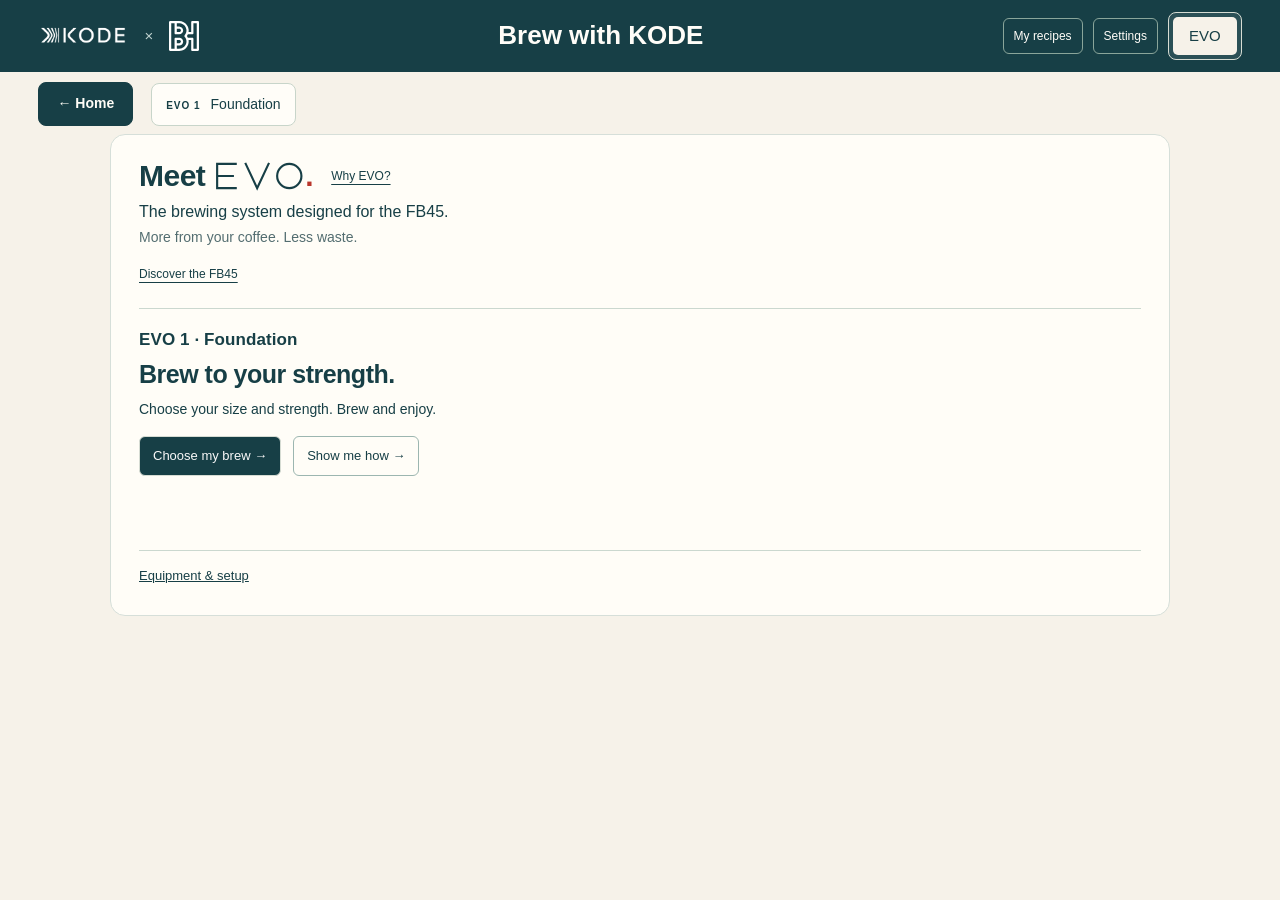
<file: index.html>
<!doctype html><html lang="en-GB"><head><style>html.kode-starting #kob-app{visibility:hidden}</style><script>document.documentElement.classList.add("kode-starting");window.kodeStartupFallback=setTimeout(()=>document.documentElement.classList.remove("kode-starting"),5000);</script><meta charset="utf-8"><meta name="viewport" content="width=device-width,initial-scale=1"><title>KODE Recipe Trainer · Version 2</title><style>
@font-face{font-family:'NoBH-Bold';src:url('https://www.baristahustle.com/wp-content/themes/divi-child/assets/fonts/head/Head-Bold.woff2') format('woff2');font-weight:700;font-style:normal;font-display:swap}
@font-face{font-family:'Head-Bold';src:url('https://www.baristahustle.com/wp-content/themes/divi-child/assets/fonts/nobh/NoBH-Bold.woff2') format('woff2');font-weight:700;font-style:normal;font-display:swap}
@font-face{font-family:'NoBH-Regular';src:url('https://www.baristahustle.com/wp-content/themes/divi-child/assets/fonts/nobh/NoBH-Regular.woff2') format('woff2');font-weight:400;font-style:normal;font-display:swap}
html,body{margin:0;background:#f9f9f9}#kob-canvas{width:100%;height:auto;overflow:hidden;border-radius:6px;padding:3%;box-sizing:border-box;container:kob / inline-size;background:#f6f5ed}#kob-app{width:100%;min-width:0;overflow:hidden;font-family:'NoBH-Regular',sans-serif;font-size:15px;line-height:1.5;color:#213b35}#kob-app *{box-sizing:border-box}
#kob-app{--ink:#213b35;--paper:#f6f5ed;--line:#d4d9ce;--orange:#c55b36}#kob-app *{box-sizing:border-box}#kob-app{margin:0;background:var(--paper);color:var(--ink);font:15px/1.5 Arial,sans-serif}#kob-app header{display:flex;justify-content:space-between;align-items:center;padding:22px 4vw;border-bottom:1px solid var(--line)}#kob-app .brand{font-weight:800;letter-spacing:2px}#kob-app .brand span{font-weight:400;letter-spacing:0;margin:0 18px;color:#718078}#kob-app small,#kob-app .eyebrow{font-size:11px;letter-spacing:1.5px;text-transform:uppercase}#kob-app main{max-width:1440px;padding:34px 4vw;margin:auto}#kob-app h1{font:normal clamp(38px,4vw,62px)/1.07 Georgia,serif;margin:12px 0}#kob-app h2{font:normal 28px Georgia,serif;margin:7px 0 20px}#kob-app p{margin:8px 0 18px}#kob-app .intro{display:flex;align-items:end;justify-content:space-between;gap:30px;margin-bottom:30px}#kob-app .intro p{max-width:580px;color:#5e6d64}#kob-app .switch{display:flex;border:1px solid var(--line);padding:4px;border-radius:30px;white-space:nowrap}#kob-app button{font:inherit;cursor:pointer;color:inherit;background:transparent;border:1px solid var(--line);border-radius:6px;padding:10px 15px}#kob-app button:hover{background:#e7eade}#kob-app button:focus-visible,#kob-app input:focus-visible{outline:3px solid #c55b36;outline-offset:3px}#kob-app .switch button{border:0;border-radius:25px}#kob-app .active,#kob-app .primary{background:var(--ink)!important;color:#f9f9f9}#kob-app .workspace{display:grid;grid-template-columns:minmax(0,1fr) 340px;gap:24px}#kob-app .map{background:#edf0e5;border:1px solid var(--line);border-radius:12px;padding:24px 24px 10px}#kob-app .maphead{display:flex;justify-content:space-between;align-items:center}#kob-app .tag{font-size:11px;background:#dce3d4;padding:5px 9px;border-radius:20px}#kob-app svg{width:100%;overflow:visible}#kob-app svg text{font-family:Arial,sans-serif;fill:#52665a;font-size:12px}#kob-app #point{transition:cx 1s ease,cy 1s ease}#kob-app #trail{transition:all 1s}#kob-app .caption{border-top:1px solid var(--line);padding:14px 0;display:flex;gap:12px;align-items:center}#kob-app .dot{width:10px;height:10px;display:inline-block;border-radius:100%;background:var(--orange)}#kob-app .controls{background:#f9f9f9;border:1px solid var(--line);border-radius:12px;padding:23px}#kob-app .presets{display:flex;gap:6px;margin:16px 0}#kob-app .presets button{flex:1;padding:9px 5px}#kob-app .field{margin:20px 0}#kob-app .field label{display:flex;justify-content:space-between;font-size:13px}#kob-app input[type=range]{width:100%;accent-color:var(--ink);margin:10px 0}#kob-app .ends{display:flex;justify-content:space-between;font-size:11px;color:#7b847d}#kob-app .hint{font-size:12px;color:#617067}#kob-app .readout{background:#e9eddf;padding:15px;border-radius:7px;margin-top:20px}#kob-app .readout strong{font-family:Georgia,serif;font-size:23px;font-weight:400}#kob-app .cards{display:grid;grid-template-columns:repeat(3,1fr);gap:25px;margin:30px 0}#kob-app .cards article{border-top:1px solid var(--line);padding-top:18px}#kob-app .cards b{font-size:13px}#kob-app .cards p{font-size:13px;color:#607067}#kob-app .recipe{margin-top:24px;padding:24px;background:#e8e9df;border-radius:10px;display:grid;grid-template-columns:1fr 2fr;gap:30px}#kob-app .recipe h2{margin:7px 0}#kob-app .steps{display:grid;grid-template-columns:repeat(3,1fr);gap:18px}#kob-app .steps b{display:block;margin:10px 0}#kob-app .steps p{font-size:13px}#kob-app .advanced{display:none}#kob-app.adv .advanced{display:block}#kob-app.adv .simple{display:none}#kob-app details{margin-top:25px;font-size:13px;border-top:1px solid var(--line);padding:20px 0}#kob-app summary{cursor:pointer}#kob-app footer{font-size:11px;color:#758076;border-top:1px solid var(--line);padding:20px 0;margin-top:20px}#kob-app input[type=number]{width:85px;border:1px solid var(--line);padding:6px;border-radius:4px}#kob-app a{color:inherit}@container kob (max-width:700px){#kob-app .workspace{grid-template-columns:1fr}#kob-app .intro{display:block}#kob-app .switch{width:max-content}#kob-app .cards,#kob-app .recipe{grid-template-columns:1fr}#kob-app .steps{gap:12px}#kob-app header{font-size:11px}#kob-app .brand span{margin:0 7px}#kob-app .map{padding:15px}}@media(prefers-reduced-motion:reduce){#kob-app #point,#kob-app #trail{transition:none}}#kob-app .simulator{margin:26px 0;background:#f9f9f9;border:1px solid var(--line);border-radius:12px;padding:25px}#kob-app .simhead{display:flex;justify-content:space-between;gap:20px}#kob-app .simlayout{display:grid;grid-template-columns:1.6fr 1fr;gap:30px}#kob-app .simstage{background:#f0f1e9;border-radius:10px;overflow:hidden}#kob-app canvas{width:100%;display:block}#kob-app .simbar{display:flex;align-items:center;gap:10px;flex-wrap:wrap;margin:15px 0}#kob-app .simbar select{padding:9px;border:1px solid var(--line);background:#f9f9f9;border-radius:5px}#kob-app .simstatus{display:flex;justify-content:space-between;gap:15px;padding:14px;border-top:1px solid var(--line);font-size:13px}#kob-app .progress{height:5px;background:#dce1d3}#kob-app .progress i{display:block;height:100%;background:#c55b36;width:0}#kob-app .simmetrics{padding:15px;background:#edf0e5;border-radius:6px}#kob-app .reference{max-width:500px;width:100%;display:block}#kob-app .simtimeline{display:flex;gap:3px;height:16px;margin:12px 0}#kob-app .simtimeline span{background:#cbd8c2;min-width:2px}#kob-app .simtimeline span.bloom{background:#ddaaa1}#kob-app .simtimeline span.pause{background:#e9e8df}#kob-app .simtimeline span.draw{background:#c1bdd0}@container kob (max-width:700px){#kob-app .simlayout{grid-template-columns:1fr}}#kob-app.adv .workspace.advanced{display:grid}#kob-app.adv .cards.advanced{display:grid}#kob-app.adv .recipe.advanced{display:grid}#kob-app.adv .simstatus.advanced{display:flex}#kob-app.adv .simtimeline.advanced{display:flex}#kob-app.adv label.advanced{display:inline-flex}#kob-app.adv button.advanced,#kob-app.adv select.advanced,#kob-app.adv span.advanced{display:inline-block}#kob-app:not(.adv) .advanced{display:none!important}#kob-app:not(.adv) .simlayout{grid-template-columns:minmax(0,1.5fr) minmax(220px,1fr)}#kob-app:not(.adv) .workspace{grid-template-columns:1fr}#kob-app:not(.adv) .progress{display:none}#kob-app:not(.adv) .simmetrics{margin-top:20px}#kob-app:not(.adv) footer{font-size:12px}@container kob (max-width:700px){#kob-app:not(.adv) .simlayout{grid-template-columns:1fr}}#kob-app #legacyControls{display:none!important}#kob-app .workspace{grid-template-columns:1fr!important}#kob-app .chartExplanation{display:grid;grid-template-columns:1fr 1fr;gap:20px;margin:18px 0}#kob-app .chartExplanation p{font-size:13px;color:#607067}#kob-app .chartExplanation b{font-size:14px}@container kob (max-width:700px){#kob-app .chartExplanation{grid-template-columns:1fr}}#kob-app .chartIntro{margin:30px 0 18px}#kob-app .chartIntro h2{font-size:clamp(30px,4vw,44px);margin:8px 0 12px}#kob-app .chartIntro p{color:#607067;max-width:650px}#kob-app .map{background:#e4ecde;border:0;box-shadow:0 6px 24px #213b350a}#kob-app .maphead{margin-bottom:18px}#kob-app .maphead small{font-size:12px;font-weight:bold}#kob-app .caption{font-size:17px;padding:18px 0}#kob-app .caption .dot{width:14px;height:14px}#kob-app .chartExplanation>div{padding:16px;background:#f6f7ef;border-radius:10px}#kob-app .chartExplanation b{font-size:16px}#kob-app .chartExplanation p{margin-bottom:0}#kob-app #chartComparison{padding:17px 19px;background:#213b35;color:#f9f9f9;border-radius:10px;font-size:16px;line-height:1.55}#kob-app #targetPoint{stroke-width:3}#kob-app #trail{stroke-width:3}#kob-app #origin{r:7}#kob-app #point{r:12}#kob-app .map svg text{font-size:14px}#kob-app .map svg{margin-bottom:8px}#kob-app:not(.adv) .simulator .simlayout{grid-template-columns:1fr}#kob-app:not(.adv) .simulator .simlayout>div:last-child{display:flex;flex-direction:column}#kob-app:not(.adv) .simulator .presets{margin-top:0}#kob-app:not(.adv) .simulator .simmetrics{margin-top:0}#kob-app .presets button{min-height:46px}#kob-app .simbar button,#kob-app .simbar select{min-height:44px}@container kob (max-width:700px){#kob-app main{padding:24px 16px}#kob-app header{padding:16px}#kob-app .intro{margin-bottom:22px}#kob-app h1{font-size:42px}#kob-app .simulator{padding:16px}#kob-app .simlayout{gap:10px}#kob-app .simulator h2{font-size:27px}#kob-app .map{padding:18px 10px}#kob-app .map svg{width:calc(100% + 30px);margin-left:-15px}#kob-app .map svg text{font-size:16px}#kob-app .chartExplanation{gap:10px}#kob-app .chartExplanation>div{padding:14px}#kob-app .maphead{padding:0 6px}#kob-app .maphead .tag{display:none}#kob-app .caption{padding-left:8px}#kob-app .chartIntro{margin-top:26px}#kob-app .simstage canvas{max-height:480px;object-fit:contain}#kob-app .simbar{margin-bottom:0}#kob-app .simulator .presets{position:sticky;bottom:10px;background:#f9f9f9;padding:6px;border-radius:9px;box-shadow:0 3px 18px #213b351a;z-index:2}#kob-app .chartIntro p{font-size:15px}}#kob-app .ratioKey{display:flex;align-items:flex-start;gap:13px;padding:18px;background:#f6f7ef;border-radius:10px;margin:16px 0}#kob-app .ratioKey b{font-size:16px}#kob-app .ratioKey p{font-size:14px;margin:7px 0 0;color:#53665b}#kob-app .ratioDash{width:38px;min-width:38px;border-top:3px dashed #647d65;margin-top:11px}#kob-app #ratioLine{stroke-width:2.5;stroke-dasharray:5 7}#kob-app .chartMode{width:max-content;margin:28px 0 0}#kob-app .chartMode + .chartIntro{margin-top:18px}#kob-app .map{background:#f0e9dc}#kob-app .maphead .tag{background:#e2d4bd;color:#65472f}#kob-app .glassRuler{transition:x .65s ease,y .65s ease,width .65s ease,height .65s ease;filter:drop-shadow(2px 3px 2px #33231425)}#kob-app .rulersVisible #extractionRuler{animation:slideExtraction 1.4s ease-out both}#kob-app .rulersVisible #strengthRuler{animation:slideStrength 1.4s .2s ease-out both}@keyframes slideExtraction{from{transform:translateY(-45px);opacity:0}to{transform:translateY(0);opacity:1}}@keyframes slideStrength{from{transform:translateX(-60px);opacity:0}to{transform:translateX(0);opacity:1}}#kob-app .rangeSettings{padding:20px;background:#f9f9ed;border-radius:10px;margin:20px 0}#kob-app .rangeSettings h2{font-size:24px}#kob-app .rangeSettings p{font-size:14px}#kob-app .rangeInputs{display:grid;grid-template-columns:1fr 1fr;gap:16px}#kob-app .rangeInputs label{display:flex;flex-direction:column;gap:6px;font-size:13px}#kob-app .rangeInputs input{width:100%;min-height:44px}#kob-app #rangeError{color:#963d26}@media(prefers-reduced-motion:reduce){#kob-app .glassRuler{animation:none!important;transition:none}}#kob-app .map:not(.rulersVisible) .glassRuler{opacity:0}#kob-app .maphead{gap:10px;flex-wrap:wrap}#kob-app #replayRulers{font-size:13px;padding:8px 12px;min-height:40px;background:#f9f6e7;border-color:#c6b297}#kob-app .rulersVisible #extractionRuler{animation-duration:1.6s}#kob-app .rulersVisible #strengthRuler{animation-duration:1.6s;animation-delay:.45s}@media(prefers-reduced-motion:reduce){#kob-app .map:not(.rulersVisible) .glassRuler{opacity:1}}#kob-app #rulerTicks{pointer-events:none}#kob-app .map:not(.rulersVisible) #rulerTicks{opacity:0}#kob-app .rulersVisible #rulerTicks{animation:rulerNumbers 2s ease both}@keyframes rulerNumbers{0%,65%{opacity:0}100%{opacity:1}}@media(prefers-reduced-motion:reduce){#kob-app #rulerTicks{animation:none!important;opacity:1!important}}#kob-app .graphZoomControls{display:flex;align-items:center;gap:8px;margin:8px 0 12px}#kob-app .graphZoomControls button{min-width:44px;min-height:44px;background:#f9f8ec}#kob-app .graphZoomControls span{font-size:13px;min-width:48px;text-align:center}#kob-app .graphZoomControls #graphZoomReset{margin-left:auto;font-size:13px}#kob-app #graphViewport{overflow:hidden;touch-action:none;border-radius:8px;position:relative}#kob-app #graphViewport.zoomed{touch-action:none;cursor:grab}#kob-app #graphViewport.dragging{cursor:grabbing}#kob-app #graphViewport svg{display:block;transform-origin:0 0;will-change:transform;width:100%;margin:0}#kob-app .zoomHint{font-size:12px;color:#6c604f;margin:10px 0 15px}#kob-app #graphViewport:focus-visible{outline:2px solid #c55b36;outline-offset:3px}#kob-app .glassRuler{filter:drop-shadow(2px 3px 2px #132b3b40);paint-order:stroke fill}#kob-app #extractionPrinted,#kob-app #strengthPrinted{font-family:Arial,sans-serif;pointer-events:none}#kob-app .map:not(.rulersVisible) #extractionPrinted,#kob-app .map:not(.rulersVisible) #strengthPrinted{opacity:0}#kob-app .rulersVisible #extractionPrinted,#kob-app .rulersVisible #strengthPrinted{animation:rulerNumbers 2s ease both}#kob-app #extractionRuler,#kob-app #strengthRuler,#kob-app #extractionPrinted,#kob-app #strengthPrinted{animation:none!important;opacity:1!important}#kob-app #extractionRulerGroup,#kob-app #strengthRulerGroup{transform-box:view-box}#kob-app .map:not(.rulersVisible) #extractionRulerGroup,#kob-app .map:not(.rulersVisible) #strengthRulerGroup{opacity:0}#kob-app .rulersVisible #extractionRulerGroup{animation:layExtraction 1.8s cubic-bezier(.2,.7,.2,1) both}#kob-app .rulersVisible #strengthRulerGroup{animation:layStrength 1.8s .4s cubic-bezier(.2,.7,.2,1) both}@keyframes layExtraction{0%,15%{transform:translateX(var(--extraction-start,-211.67px));opacity:1}100%{transform:translateX(0);opacity:1}}@keyframes layStrength{0%,15%{transform:translateY(var(--strength-start,93.42px));opacity:1}100%{transform:translateY(0);opacity:1}}@media(prefers-reduced-motion:reduce){#kob-app #extractionRulerGroup,#kob-app #strengthRulerGroup{animation:none!important;opacity:1!important}}#kob-app #extractionPrinted,#kob-app #strengthPrinted,#kob-app #extractionRulerGroupMarks text,#kob-app #strengthRulerGroupMarks text{font-family:"Arial Black","Helvetica Neue",Arial,sans-serif!important;font-weight:900!important;fill:#122968!important;font-stretch:condensed}#kob-app #extractionPrinted{font-size:11px!important;letter-spacing:.45px!important}#kob-app #strengthPrinted{font-size:11px!important;letter-spacing:.35px!important}#kob-app #extractionRulerGroupMarks line,#kob-app #strengthRulerGroupMarks line{stroke:#122968;stroke-opacity:.8}#kob-app .rangeCaption{display:none!important}#kob-app #ratioLineLabel{fill:#f9f1d9!important;paint-order:stroke;stroke:#50251c;stroke-width:.5px}#kob-app #ratioLine{stroke:#edc4a1}#kob-app .map #grid line{stroke:#f5dcc6;opacity:.18}#kob-app canvas.serverExpanded{max-height:none!important}#kob-app.actualMode .actualPanel{display:block!important}#kob-app.actualMode #mapCaption .advanced{display:block!important}#kob-app.actualMode #mapCaption .simple{display:none!important}#kob-app.actualMode .actualPanel{border:1px solid #d3b991}#kob-app.actualMode .cccRecipeChoices{display:none}#kob-app.actualMode #chartNumbers{display:block!important}#kob-app #extractionRulerGroup,#kob-app #strengthRulerGroup{transition:transform 1.3s cubic-bezier(.2,.7,.2,1)}#kob-app #measurePoint{min-height:44px;background:#f9f8ec;margin-bottom:10px;border-color:#c6b297}@media(prefers-reduced-motion:reduce){#kob-app #extractionRulerGroup,#kob-app #strengthRulerGroup{transition:none!important}}#kob-app #extractionRuler,#kob-app #strengthRuler{transition:width .5s ease,height .5s ease}#kob-app /* Legible chart labels at small sizes; ruler markings retain their navy ink. */
#graphViewport svg>text{font-size:18px;fill:#453126}#kob-app #graphViewport svg>text.simple{font-size:19px;font-weight:700}#kob-app #extractionPrinted,#kob-app #strengthPrinted{paint-order:stroke fill;stroke:#f4efe3;stroke-width:1.2px;stroke-opacity:.75}#kob-app #extractionPrinted{font-size:14px!important}#kob-app #strengthPrinted{font-size:13px!important}#kob-app #extractionRulerGroupMarks text,#kob-app #strengthRulerGroupMarks text{font-size:16px!important;paint-order:stroke fill;stroke:#f4efe3;stroke-width:1px;stroke-opacity:.8}#kob-app #eyReading,#kob-app #tdsReading{font-size:19px!important;paint-order:stroke fill;stroke:#f9f4df;stroke-width:1.5px;stroke-opacity:.8}#kob-app .graphZoomControls button{font-weight:600}#kob-app .zoomReading{position:sticky;top:8px;z-index:4;display:none;padding:12px 14px;margin:0 0 12px;background:#f9f5e4;border:1px solid #d6bea0;border-radius:7px;font-size:16px;font-weight:700;color:#263b35}#kob-app .map.graphIsZoomed .zoomReading{display:block}#kob-app .actualPanel{padding:14px!important;margin:14px 0!important}#kob-app .actualPanel h2{font-size:20px;margin:0 0 12px}#kob-app .actualPanel .rangeInputs{grid-template-columns:repeat(3,minmax(0,1fr));gap:8px}#kob-app .actualPanel .rangeInputs label{font-size:12px;gap:4px}#kob-app .actualPanel .rangeInputs input{padding:7px;min-height:40px;font-size:16px}#kob-app .actualPanel button{padding:8px 11px;font-size:13px;min-height:40px}#kob-app .actualPanel p{margin:8px 0;font-size:12px}#kob-app .actualPanel #actualError:empty{display:none}#kob-app .actualPanel .hint{margin-bottom:0}#kob-app #graphViewport svg>text.simple{font-size:18px;font-weight:400}#kob-app.actualMode #simFields,#kob-app.actualMode .presetSettings{display:block!important}#kob-app .brandLogos{display:flex;align-items:center;gap:20px}#kob-app .brandLogos a{display:flex;align-items:center;min-height:44px}#kob-app .brandLogos img{display:block;object-fit:contain}#kob-app .brandLogos .kodeLogo{width:110px;height:auto}#kob-app .brandLogos .bhLogo{width:42px;height:42px}#kob-app .brandLogos span{margin:0;color:#7a8072}#kob-app .brandLogos a:focus-visible{outline:2px solid #c55b36;outline-offset:5px}@container kob (max-width:700px){#kob-app header{flex-wrap:wrap;gap:8px}#kob-app .brandLogos{gap:14px}#kob-app .brandLogos .kodeLogo{width:92px}#kob-app .brandLogos .bhLogo{width:38px;height:38px}#kob-app header>small{font-size:10px}}#kob-app:not(.adv):not(.actualMode) header>small,#kob-app:not(.adv):not(.actualMode) .eyebrow,#kob-app:not(.adv):not(.actualMode) .simhead small,#kob-app:not(.adv):not(.actualMode) .simmetrics,#kob-app:not(.adv):not(.actualMode) .caption,#kob-app:not(.adv):not(.actualMode) footer{display:none!important}#kob-app:not(.adv):not(.actualMode) .intro{margin-bottom:20px}#kob-app:not(.adv):not(.actualMode) .simhead h2{margin:0 0 14px}/* Ruler scales carry the values; avoid duplicating them on the chart axes. */
#kob-app.adv #ticks{display:none!important}#kob-app.adv #extractionRangeText,#kob-app.adv #strengthRangeText{display:none!important}#kob-app.actualMode #clearActual{display:none!important}#kob-app:not(.actualMode) .actualPanel{display:none!important}

#kob-app header{padding:12px 0 18px}#kob-app main{max-width:none;width:100%;padding:24px 0;margin:0}#kob-app h1,#kob-app h2,#kob-app h3{font-family:'Head-Bold',sans-serif!important;font-weight:700}#kob-app button,#kob-app input,#kob-app select,#kob-app textarea,#kob-app p,#kob-app svg text{font-family:'NoBH-Regular',sans-serif!important}#kob-app b,#kob-app strong,#kob-app small,#kob-app summary,#kob-app .brand,#kob-app .presets button{font-family:'NoBH-Bold',sans-serif!important;font-weight:700}#kob-app #extractionPrinted,#kob-app #strengthPrinted,#kob-app #extractionRulerGroupMarks text,#kob-app #strengthRulerGroupMarks text{font-family:'NoBH-Bold',sans-serif!important}#kob-app .simulator{background:#f9f9f9}#kob-app .rangeInputs>*{min-width:0}#kob-app .simbar{flex-wrap:wrap}#kob-app .reference{max-width:100%}#kob-app button,#kob-app input,#kob-app select{max-width:100%}#kob-app .intro{align-items:center}#kob-app .brandLogos{flex-wrap:wrap}
@container kob (max-width:700px){#kob-app main{padding:20px 0}#kob-app .intro{display:block}#kob-app .simlayout,#kob-app .chartExplanation,#kob-app .recipe,#kob-app .cards{grid-template-columns:1fr}#kob-app:not(.adv) .simlayout{grid-template-columns:1fr}#kob-app .simulator{padding:14px}#kob-app h1{font-size:38px}#kob-app header{flex-wrap:wrap}#kob-app .graphZoomControls{flex-wrap:wrap}#kob-app .actualPanel .rangeInputs{grid-template-columns:repeat(3,minmax(0,1fr))}}
@container kob (min-width:701px){#kob-app .intro{display:flex}#kob-app .simlayout{grid-template-columns:minmax(0,1.6fr) minmax(0,1fr)}#kob-app:not(.adv) .simulator .simlayout{grid-template-columns:minmax(0,1.5fr) minmax(0,1fr)}#kob-app .chartExplanation{grid-template-columns:1fr 1fr}}

#kob-app .trainerRecipe{margin-top:28px;padding:24px;background:#e9eddf;border-radius:10px}#kob-app .trainerSteps{display:grid;grid-template-columns:repeat(3,1fr);gap:22px}#kob-app .trainerTargets{display:flex;flex-wrap:wrap;gap:12px;margin:22px 0}#kob-app .trainerTargets b{padding:12px;background:#f9f9f9;border-radius:6px}#kob-app .trainerDose{padding:10px 18px;background:#edf0e5;border-radius:8px;margin-bottom:16px}#kob-app #simPlay{display:block;width:100%;height:34px;margin:8px 0;padding:0 16px;border:0;border-radius:8px;background:#c55b36!important;color:#fff!important;font-size:16px;line-height:34px;font-weight:700;letter-spacing:.02em;box-shadow:0 3px 0 #984328;cursor:pointer}#kob-app .playback-controls{display:flex;align-items:stretch;gap:8px;margin:12px 0}#kob-app .playback-controls #simPlay{flex:1;width:auto;margin:0}#kob-app .playback-controls button:not(#simPlay){height:34px;min-width:42px;padding:0 8px;font-size:16px;background:#edf0e5;border-color:#d4d9ce}#kob-app .playback-controls button:not(#simPlay):hover{background:#dce3d4}#kob-app #simPlay:hover{filter:brightness(1.06)}#kob-app #simPlay:active{transform:translateY(2px);box-shadow:0 2px 0 #984328}#kob-app .trainerDose label{display:flex;justify-content:space-between}#kob-app.adv .trainerDose{display:none}#kob-app .simstatus{flex-wrap:wrap} @container kob (max-width:700px){#kob-app .trainerSteps{grid-template-columns:1fr}}
#kob-app .pourLesson{display:flex;gap:14px;align-items:center;padding:12px;background:#edf0e5;border-radius:8px}#kob-app .pourLesson svg{width:140px;flex-shrink:0}#kob-app .pourLesson p{font-size:13px;margin:6px 0}#kob-app .pourCue{padding:12px 0;font-family:NoBH-Bold,sans-serif;color:#984326}#kob-app [hidden]{display:none!important}#kob-app .dilutionPanel{margin:24px 0;padding:20px;border:1px solid var(--line);border-radius:10px;background:#edf0e5}#kob-app .dilutionInputs label{display:flex;justify-content:space-between;align-items:center;gap:12px;margin:14px 0}#kob-app .dilutionInputs input{width:150px}#kob-app button:disabled{opacity:.45;cursor:default}#kob-app .dilutionPanel button{margin:4px 0}#kob-app:not(.adv) header>small,#kob-app:not(.adv) .simhead small,#kob-app:not(.adv) .trainerDose>small{display:none}#kob-app:not(.adv) .dilutionPanel p{margin:10px 0}#kob-app:not(.adv) .simulator{margin-top:10px}#kob-app:not(.adv) .simulator .simlayout{grid-template-columns:minmax(0,1fr)!important}#kob-app:not(.adv) .simlayout>div:last-child{display:none}#kob-app .simhead+.trainerDose{background:transparent;padding:0;margin:0 0 16px}#kob-app .simhead+.trainerDose .presets{margin:0;max-width:500px}#kob-app:not(.adv) .simstage canvas{max-height:none;width:100%;object-fit:contain}#kob-app:not(.adv) .simhead h2{margin-bottom:14px}#kob-app .pourFooter{margin:24px 0;padding:24px;background:#edf0e5;border-radius:10px}#kob-app .pourFooterGrid{display:grid;grid-template-columns:minmax(0,1fr) minmax(0,1fr);gap:28px;align-items:start}#kob-app .pourFooter .field{margin-top:0}#kob-app.adv .simlayout{align-items:start}@container kob (max-width:700px){#kob-app .pourFooterGrid{grid-template-columns:1fr;gap:16px}}@container kob (min-width:701px){#kob-app.adv #simFields{display:grid;grid-template-columns:repeat(2,minmax(0,1fr));column-gap:22px;row-gap:12px}#kob-app.adv #simFields .field{margin:0;min-width:0}#kob-app.adv #simFields label{align-items:flex-start;gap:8px;min-height:38px;font-size:13px;line-height:1.35}#kob-app.adv #simFields label b{white-space:nowrap}#kob-app.adv #simFields input[type=range]{margin:8px 0 4px}#kob-app.adv #resetCustom{margin-top:16px}#kob-app.adv .simlayout>div:last-child>section>h2{margin-bottom:10px}#kob-app.adv .simmetrics{margin-top:16px}}
#kob-app .pourFooterGrid{grid-template-columns:minmax(0,1fr) minmax(0,1fr);align-items:center}#kob-app .pourFooter .pourLesson{height:100%;min-height:260px;justify-content:center;flex-direction:column;text-align:center}#kob-app .pourFooter .pourLesson svg{width:220px;max-width:100%}#kob-app .pourFooterControls{min-width:0}#kob-app .pourFooterControls>.field{margin-bottom:20px}@container kob (max-width:700px){#kob-app .pourFooterGrid{grid-template-columns:1fr}#kob-app .pourFooter .pourLesson{min-height:0}}#kob-app #strengthReading{height:34px;display:flex;align-items:center;justify-content:center;margin:10px 0 0;padding:0 14px;background:#fff;border:2px solid #c55b36;border-radius:8px;color:var(--ink);font-size:16px;line-height:1;font-weight:800;text-align:center;box-shadow:inset 5px 0 0 #c55b36}/* Strength increases from pale brown to deep espresso. */
#kob-app #simpleMild{--strength-brown:#f1dfc9;--strength-ink:#443022}
#kob-app #simpleLevel2{--strength-brown:#d4b18b;--strength-ink:#3c281c}
#kob-app #simpleLevel3{--strength-brown:#956441;--strength-ink:#ffffff}
#kob-app #simpleLevel4{--strength-brown:#70452d;--strength-ink:#ffffff}
#kob-app #simpleBold{--strength-brown:#59351f;--strength-ink:#ffffff}
#kob-app .trainerDose .presets button{background:var(--strength-brown);color:var(--strength-ink);border-color:var(--strength-brown);transition:filter .15s,box-shadow .15s}
#kob-app .trainerDose .presets button:hover{background:var(--strength-brown);filter:brightness(.95)}
#kob-app .trainerDose .presets button.active{background:var(--strength-brown)!important;color:var(--strength-ink);border-color:#9b5c20;box-shadow:inset 0 0 0 2px #f4d29a,0 0 0 2px #b8752b}
#kob-app .trainerDose .presets button:focus-visible{outline:3px solid #c55b36;outline-offset:4px}

/* Brew Focus: product layout and palette. */
html,body{background:#f6f2e9}
#kob-canvas{padding:0;background:#f6f2e9;border-radius:0}
#kob-app{--ink:#173f46;--paper:#f6f2e9;--line:#d6dcd3;--orange:#ba382f;color:var(--ink);background:var(--paper)}
#kob-app header{background:#173f46;color:#fff;padding:18px clamp(16px,3vw,42px);gap:18px;flex-wrap:wrap;border:0}
#kob-app header .brandLogos img{filter:brightness(0) invert(1)}
#kob-app header .brandLogos span{color:#c1d4d1}
#kob-app header .brandLogos{gap:16px}
#kob-app header .brandLogos .kodeLogo{width:104px}
#kob-app header .brandLogos .bhLogo{width:36px;height:36px}
#kob-app header .switch{margin-left:auto;display:flex;gap:5px;background:#ffffff16;padding:4px;border-radius:8px}
#kob-app header .switch button{color:#fff;border:0;border-radius:5px;padding:7px 16px;min-height:38px;background:transparent}
#kob-app header .switch button.active{background:#f6f2e9!important;color:#173f46}
#kob-app main{max-width:1480px;padding:24px clamp(16px,3vw,42px);margin:auto}
#kob-app .intro{margin:0 0 22px}
#kob-app h1{font-size:clamp(25px,2.5vw,36px);margin:0}
#kob-app .simulator{padding:0;background:transparent;border:0;margin:0!important}
#kob-app .simhead{margin-bottom:16px}
#kob-app .simhead h2,#kob-app:not(.adv) .simhead h2{font-size:20px;margin:0}
#kob-app .simhead small{display:none}
#kob-app .simulator .simlayout,#kob-app:not(.adv) .simulator .simlayout{display:grid!important;grid-template-columns:minmax(0,1fr) 300px!important;gap:24px;align-items:start}
#kob-app .focus-playback{min-width:0}
#kob-app .simstage{background:#eeeee4;border:1px solid #d6dcd3;border-radius:10px}
#kob-app .simstage canvas,#kob-app:not(.adv) .simstage canvas{display:block;width:100%;height:auto;max-height:none;object-fit:contain}
#kob-app .simstatus{background:#f8f7ef;padding:12px 14px;gap:8px 16px;font-size:13px;align-items:center}
#kob-app #simPhase{flex:1;min-width:150px}
#kob-app #simClock,#kob-app #simPoured{font-variant-numeric:tabular-nums}
#kob-app .progress{height:3px;background:#d8dfd6}
#kob-app .progress i{background:#ba382f}
#kob-app .simulator .simlayout>.focus-recipe{display:block!important;min-width:0;background:#fffdf7;border:1px solid #d6dcd3;border-radius:10px;padding:20px}
#kob-app .focus-recipe-title{font-size:20px;margin:0 0 16px}
#kob-app .focus-recipe .trainerDose{background:transparent;padding:0;margin:0}
#kob-app .focus-recipe .trainerDose .presets{display:grid;grid-template-columns:repeat(5,minmax(0,1fr));gap:5px;position:static;margin:0 0 20px;padding:0;box-shadow:none;background:transparent;z-index:auto}
#kob-app .focus-recipe .presets button{min-width:0;min-height:42px;padding:8px 2px;font-size:11px;letter-spacing:0;border-radius:5px}
#kob-app #strengthReading{height:auto;min-height:44px;justify-content:flex-start;padding:0;margin:0 0 18px;border:0;border-radius:0;box-shadow:none;background:transparent;text-align:left;font-size:20px;line-height:1.35}
#kob-app .focus-recipe .trainerDose{display:flex;flex-direction:column}
#kob-app .focus-recipe #strengthReading{order:-1}
#kob-app.adv .focus-recipe .trainerDose{display:none}
#kob-app .focus-facts{display:grid;grid-template-columns:1fr 1fr;gap:16px 12px;border-top:1px solid #d6dcd3;padding-top:16px;margin:0 0 20px}
#kob-app .focus-facts dt{font-size:12px;color:#607775;margin:0 0 4px}
#kob-app .focus-facts dd{margin:0;font-size:18px;font-variant-numeric:tabular-nums}
#kob-app .focus-routine{border-top:1px solid #d6dcd3;padding-top:14px;font-size:13px}
#kob-app .focus-routine summary{min-height:32px;cursor:pointer}
#kob-app .focus-routine p{margin:8px 0 0}
#kob-app .playback-controls{margin:14px 0 0;gap:8px;align-items:center}
#kob-app .playback-controls #simPlay{height:42px;line-height:42px;border-radius:7px;background:#ba382f!important;box-shadow:0 2px 0 #8b2923;font-size:16px}
#kob-app .playback-controls button:not(#simPlay){height:42px;min-width:44px;font-size:23px;background:#fffdf7;border-color:#ccd6cd;color:#173f46}
#kob-app .playback-controls button:not(#simPlay):hover{background:#e4e9df}
#kob-app .simbar{margin:14px 0 12px;gap:8px;font-size:13px}
#kob-app .simbar button,#kob-app .simbar select{background:#fffdf7;min-height:40px;padding:7px 10px}
#kob-app .focus-scrub-label{display:block;font-size:12px;margin:12px 0 4px}
#kob-app #simScrub{display:block!important;width:100%;accent-color:#ba382f;margin:0 0 8px;min-height:24px}
#kob-app #simTimeline{display:flex!important;height:5px;gap:3px;margin:0;border-radius:3px;overflow:hidden}
#kob-app #simTimeline .bloom{background:#ba382f}
#kob-app #simTimeline .pour{background:#173f46}
#kob-app #simTimeline .pause{background:#c5b69d}
#kob-app #simTimeline .draw{background:#72918d}
#kob-app .focus-phase-labels{display:flex;justify-content:space-between;gap:8px;font-size:11px;color:#607775;margin:7px 0 18px}
#kob-app .focus-recipe .advanced h2{font-size:17px}
#kob-app.adv .focus-recipe .simmetrics{padding:12px;background:#edf0e6}
#kob-app .field input[type=range]{accent-color:#ba382f}
#kob-app button:focus-visible,#kob-app input:focus-visible,#kob-app select:focus-visible{outline-color:#bd792d}
@container kob (max-width:850px){#kob-app .simulator .simlayout,#kob-app:not(.adv) .simulator .simlayout{grid-template-columns:minmax(0,1fr)!important;gap:16px}#kob-app .focus-recipe{order:-1}#kob-app .focus-recipe .trainerDose .presets{margin-bottom:14px}#kob-app .focus-recipe .presets button{font-size:13px}#kob-app .focus-facts{grid-template-columns:repeat(3,minmax(0,1fr));margin-bottom:14px}#kob-app main{padding:20px 16px}#kob-app .focus-routine{padding-top:10px}#kob-app header{padding:16px}#kob-app.adv .focus-recipe #simFields{display:grid;grid-template-columns:repeat(2,minmax(0,1fr));gap:12px}}
@container kob (max-width:430px){#kob-app header .brandLogos .kodeLogo{width:80px}#kob-app header .brandLogos .bhLogo{width:28px;height:28px}#kob-app header .brandLogos{gap:9px}#kob-app header .switch button{padding:6px 10px;font-size:12px}#kob-app .simulator .simlayout>.focus-recipe{padding:16px}#kob-app .focus-recipe .presets button{font-size:11px}#kob-app #strengthReading{font-size:19px}#kob-app .focus-facts dd{font-size:16px}#kob-app .focus-facts dt{font-size:11px}}


/* Keep the core brewing workspace within the available desktop height. */
#kob-app header{padding-top:10px;padding-bottom:10px}
#kob-app header .brandLogos .kodeLogo{width:90px}
#kob-app header .brandLogos .bhLogo{width:30px;height:30px}
#kob-app main{padding-top:12px;padding-bottom:12px}
#kob-app .intro{margin-bottom:10px}
#kob-app h1{font-size:26px}
#kob-app .simhead{margin-bottom:10px}
#kob-app .simhead h2,#kob-app:not(.adv) .simhead h2{font-size:18px}
#kob-app .simstatus{padding:8px 12px;font-size:12px}
#kob-app .playback-controls{margin-top:10px}
#kob-app .simbar{margin:10px 0 6px}
#kob-app .focus-scrub-label{margin-top:6px}
#kob-app .focus-phase-labels{margin-bottom:4px}
#kob-app .simulator .simlayout>.focus-recipe{padding:16px}
#kob-app .simstage canvas,#kob-app:not(.adv) .simstage canvas{max-height:none;object-fit:contain}
@container kob (min-width:720px){#kob-app .simulator .simlayout,#kob-app:not(.adv) .simulator .simlayout{grid-template-columns:minmax(0,1fr) 280px!important;gap:20px}#kob-app .focus-recipe{order:0}}
@container kob (max-width:719px){#kob-app main{padding:10px 12px}#kob-app header{padding:10px 12px}#kob-app .focus-recipe-title{font-size:16px;margin-bottom:8px}#kob-app .simulator .simlayout{gap:10px}#kob-app .focus-recipe .trainerDose{display:grid;grid-template-columns:1fr;gap:0}#kob-app #strengthReading{font-size:18px;min-height:28px;margin-bottom:8px}#kob-app .focus-recipe .trainerDose .presets{margin-bottom:10px}#kob-app .focus-recipe .presets button{min-height:36px;padding:6px 2px}#kob-app .focus-facts{gap:8px;border-top:0;padding-top:0;margin-bottom:8px}#kob-app .focus-facts dt{font-size:11px;margin-bottom:1px}#kob-app .focus-facts dd{font-size:15px}#kob-app .focus-routine{padding-top:7px}#kob-app .focus-routine summary{min-height:24px}#kob-app .simulator .simlayout>.focus-recipe{padding:12px}}

#kob-app .playback-controls #simSpeed{height:42px;min-width:94px;max-width:120px;padding:5px 8px;border:1px solid #ccd6cd;background:#fffdf7;border-radius:6px;font-size:13px}#kob-app .focus-scrub-label{position:absolute;width:1px;height:1px;overflow:hidden;clip-path:inset(50%)}#kob-app .focus-routine #toggleServer{margin-top:10px;font-size:12px;padding:7px 10px}@container kob (max-width:430px){#kob-app .playback-controls{gap:5px}#kob-app .playback-controls button:not(#simPlay){min-width:36px}#kob-app .playback-controls #simSpeed{min-width:84px;width:84px;font-size:12px}#kob-app .playback-controls #simPlay{font-size:14px;padding:0 8px}}

/* Prioritise the brewing cutaway over supporting recipe controls. */
#kob-app header{padding-top:8px;padding-bottom:8px}
#kob-app .intro,#kob-app:not(.adv):not(.actualMode) .intro{margin-bottom:5px}
#kob-app h1{font-size:22px}
#kob-app .simhead{margin-bottom:8px}
#kob-app .simhead h2,#kob-app:not(.adv) .simhead h2{font-size:13px;color:#607775;margin:0}
#kob-app .simulator .simlayout>.focus-recipe{background:transparent;border:0;border-left:1px solid #d6dcd3;border-radius:0;padding:8px 0 8px 18px}
#kob-app .focus-recipe-disclosure>.focus-recipe-title{font-size:15px;margin-bottom:12px;cursor:pointer;min-height:28px}
#kob-app .focus-recipe-disclosure:not([open])>.focus-recipe-title{margin-bottom:0}
#kob-app .focus-recipe #strengthReading{font-size:17px;min-height:36px}
#kob-app .focus-recipe .trainerDose .presets{grid-template-columns:repeat(3,minmax(0,1fr));gap:6px}
#kob-app .focus-recipe .presets button{font-size:12px;min-height:36px}
#kob-app .focus-facts{grid-template-columns:1fr 1fr;gap:12px;font-size:12px}
#kob-app .focus-facts dd{font-size:16px}
#kob-app .simstage{background:#f0f0e6;border-color:#dce1d7}
#kob-app .playback-controls #simPlay{flex:0 1 160px;font-size:14px;box-shadow:none}
#kob-app .playback-controls #toggleServer{font-size:12px;min-width:88px;padding:0 9px;margin-left:auto}
#kob-app .playback-controls{flex-wrap:wrap}
@container kob (min-width:900px){#kob-app .simulator .simlayout,#kob-app:not(.adv) .simulator .simlayout{grid-template-columns:minmax(0,1fr) 235px!important;gap:20px}}
@container kob (max-width:899px){#kob-app .simulator .simlayout,#kob-app:not(.adv) .simulator .simlayout{grid-template-columns:minmax(0,1fr)!important;gap:12px}#kob-app .focus-recipe{order:1}#kob-app .simulator .simlayout>.focus-recipe{padding:10px 0 0;border-left:0;border-top:1px solid #d6dcd3}#kob-app .focus-recipe .trainerDose .presets{grid-template-columns:repeat(5,minmax(0,1fr))}#kob-app .focus-facts{grid-template-columns:repeat(3,minmax(0,1fr))}}
@container kob (max-width:480px){#kob-app .playback-controls #simPlay{flex:1;min-width:100px}#kob-app .playback-controls #toggleServer{order:5;min-height:32px;height:32px}#kob-app .playback-controls #simSpeed{order:6;height:32px}#kob-app h1{font-size:20px}}


/* Recipe and strength stay open in a horizontal strip above the cutaway. */
#kob-app .simulator .simlayout,#kob-app:not(.adv) .simulator .simlayout{grid-template-columns:minmax(0,1fr)!important;gap:12px}
#kob-app .simulator .simlayout>.focus-recipe{order:-1;display:block!important;padding:12px 16px;background:#fffdf7;border:1px solid #d6dcd3;border-radius:8px}
#kob-app .focus-recipe-disclosure>.focus-recipe-title{margin-bottom:10px;font-size:14px;min-height:20px}
#kob-app .focus-recipe-content{display:grid;grid-template-columns:minmax(300px,1.5fr) minmax(220px,1fr) minmax(180px,.8fr);gap:12px 24px;align-items:center}
#kob-app .focus-recipe .trainerDose{margin:0}
#kob-app .focus-recipe #strengthReading{font-size:18px;min-height:26px;margin:0 0 10px}
#kob-app .focus-recipe .trainerDose .presets{grid-template-columns:repeat(5,minmax(0,1fr));gap:6px;margin:0}
#kob-app .focus-recipe .presets button{font-size:12px;min-height:36px;padding:7px 3px}
#kob-app .focus-facts{grid-template-columns:repeat(3,minmax(0,1fr));gap:12px;border:0;padding:0;margin:0}
#kob-app .focus-facts dt{font-size:11px}
#kob-app .focus-facts dd{font-size:16px}
#kob-app .focus-routine{border:0;padding:0;margin:0;font-size:12px}
#kob-app .focus-routine summary{min-height:28px}
#kob-app .focus-recipe-content>section.advanced{grid-column:1/-1;border-top:1px solid #d6dcd3;padding-top:12px}
#kob-app.adv .focus-recipe #simFields{display:grid;grid-template-columns:repeat(4,minmax(0,1fr));gap:12px 20px}
#kob-app.adv .focus-recipe #simFields .field{padding:0;margin:0;min-width:0}
#kob-app.adv .focus-recipe .simmetrics{grid-column:1/-1;margin:0}
#kob-app .focus-recipe-content>.hint{grid-column:1/-1;margin:0}
@container kob (max-width:1000px){#kob-app .focus-recipe-content{grid-template-columns:minmax(260px,1.4fr) minmax(200px,1fr)}#kob-app .focus-routine{grid-column:1/-1}#kob-app.adv .focus-recipe #simFields{grid-template-columns:repeat(3,minmax(0,1fr))}}
@container kob (max-width:600px){#kob-app .focus-recipe-content{grid-template-columns:minmax(0,1fr);gap:10px}#kob-app .focus-facts{padding-top:8px;border-top:1px solid #d6dcd3}#kob-app .focus-recipe .presets button{font-size:11px}#kob-app.adv .focus-recipe #simFields{grid-template-columns:repeat(2,minmax(0,1fr))}}

/* Compact recipe strip: remove inherited disclosure spacing. */
#kob-app .simulator .simlayout>.focus-recipe{padding:7px 12px}
#kob-app .focus-recipe details.focus-recipe-disclosure{margin:0;padding:0;border:0}
#kob-app .focus-recipe-disclosure>.focus-recipe-title{font-size:12px;line-height:1.3;min-height:16px;margin:0 0 6px}
#kob-app .focus-recipe-content{gap:4px 20px}
#kob-app .focus-recipe #strengthReading{font-size:16px;line-height:1.3;min-height:22px;margin:0 0 5px}
#kob-app .focus-recipe .trainerDose .presets{gap:6px;margin:0}
#kob-app .focus-recipe .presets button{min-height:32px;padding:5px 3px;font-size:12px}
#kob-app .focus-facts{margin:0;padding:0;gap:8px;border:0}
#kob-app .focus-facts dt{font-size:11px;line-height:1.25;margin:0 0 2px}
#kob-app .focus-facts dd{font-size:15px;line-height:1.3}
#kob-app .focus-recipe details.focus-routine{margin:0;padding:0;border:0}
#kob-app .focus-routine summary{min-height:20px;font-size:11px;line-height:1.4}
@container kob (max-width:600px){#kob-app .focus-recipe-content{gap:7px}#kob-app .focus-facts{padding-top:4px}#kob-app .focus-recipe .presets button{font-size:11px}}

/* Keep ratio next to dose; use the remaining strip for all brew data. */
#kob-app .focus-recipe #strengthReading{display:block;height:auto;min-height:22px}
#kob-app .focus-ratio-inline{white-space:nowrap;font-size:.85em;font-weight:500;color:#607775}
#kob-app .focus-recipe-content{grid-template-columns:minmax(300px,.9fr) minmax(0,1.5fr);align-items:start;gap:8px 24px}
#kob-app .focus-facts{grid-template-columns:repeat(4,minmax(0,1fr));gap:10px 14px;align-items:start}
#kob-app .focus-facts dd{font-size:13px;line-height:1.35;overflow-wrap:anywhere}
#kob-app .focus-facts dt{font-size:11px;line-height:1.25}
#kob-app .focus-routine{grid-column:1/-1}
@container kob (max-width:1000px){#kob-app .focus-recipe-content{grid-template-columns:minmax(260px,1fr) minmax(0,1.2fr);gap:8px 18px}#kob-app .focus-facts{grid-template-columns:repeat(3,minmax(0,1fr));gap:9px 12px}}
@container kob (max-width:600px){#kob-app .focus-recipe-content{grid-template-columns:minmax(0,1fr)}#kob-app .focus-facts{grid-template-columns:repeat(3,minmax(0,1fr));padding-top:9px}#kob-app .focus-recipe #strengthReading{font-size:16px}}


/* Recipe details control the live data panel beside strength selection. */
#kob-app .focus-selection{min-width:0}
#kob-app .focus-recipe details.focus-routine{grid-column:2;margin:0;padding:0;border:0;min-width:0}
#kob-app .focus-routine>summary{font-size:12px;line-height:1.4;min-height:22px;margin-bottom:8px}
#kob-app .focus-routine:not([open])>summary{margin-bottom:0}
#kob-app .focus-routine .focus-facts{grid-template-columns:repeat(3,minmax(0,1fr));padding:0;gap:10px 14px}
#kob-app .focus-target{display:flex;align-items:baseline;gap:10px;flex-wrap:wrap;margin:12px 0 0;font-size:12px;color:#607775}
#kob-app .focus-target strong{color:#173f46;font-size:15px;font-weight:600;font-variant-numeric:tabular-nums}
#kob-app .focus-extra{grid-column:1/-1;grid-template-columns:repeat(4,minmax(0,1fr));gap:12px;margin:0;padding-top:10px;border-top:1px solid #d6dcd3}
#kob-app.adv .focus-extra{display:grid}
#kob-app .focus-extra dt{font-size:11px;color:#607775}
#kob-app .focus-extra dd{margin:3px 0 0;font-size:13px}
@container kob (max-width:600px){#kob-app .focus-recipe details.focus-routine{grid-column:1}#kob-app .focus-target{margin-top:9px}#kob-app .focus-extra{grid-template-columns:repeat(2,minmax(0,1fr))}}

@container kob (min-width:601px){#kob-app .focus-recipe details.focus-routine{transform:translateY(-22px);margin-bottom:-22px}}
/* Playback beside the page title, freeing space around the brewer. */
#kob-app .intro{display:flex;align-items:center;justify-content:space-between;gap:12px;flex-wrap:nowrap}
#kob-app .intro>div:first-child{min-width:0;flex:1}
#kob-app .intro .playback-controls{flex:0 0 auto;display:flex;flex-wrap:nowrap;align-items:center;gap:5px;margin:0}
#kob-app .intro .playback-controls #simPlay{flex:0 0 auto;width:112px;min-width:0;height:34px;line-height:34px;font-size:12px;padding:0 8px}
#kob-app .intro .playback-controls button:not(#simPlay){height:34px;min-height:34px;min-width:32px;padding:0 7px;font-size:20px}
#kob-app .intro .playback-controls #toggleServer{order:0;min-width:76px;margin:0;font-size:12px;padding:0 8px}
#kob-app .intro .playback-controls #simSpeed{order:0;width:82px;min-width:82px;height:34px;font-size:12px;padding:3px 5px}
#kob-app .intro h1{font-size:clamp(18px,2vw,22px);line-height:1.2}
@container kob (max-width:560px){#kob-app .intro{flex-wrap:wrap;gap:9px}#kob-app .intro>div:first-child{flex-basis:100%}#kob-app .intro .playback-controls{width:100%;flex-wrap:wrap}#kob-app .intro .playback-controls #simPlay{flex:1;width:auto}#kob-app .intro .playback-controls #toggleServer{margin-left:auto}}

/* Foundation teaching layer. Brewing geometry and simulation are unchanged. */
#kob-app [hidden]{display:none!important}
#kob-app .foundation-mode{display:flex;justify-content:space-between;align-items:center;gap:12px;margin:0 0 12px}
#kob-app .foundation-kicker{font-size:10px;letter-spacing:1.4px;font-weight:700;color:#657f82}
#kob-app .foundation-mode p{margin:1px 0 0;font-size:13px}
#kob-app .foundation-switch{display:flex;border:1px solid #b9cac7;padding:3px;border-radius:9px}
#kob-app .foundation-switch button{font-size:12px;border:0;padding:8px 12px}
#kob-app .foundation-switch button[aria-pressed=true]{background:#173f46;color:#fff}
#kob-app #foundationPrep{display:flex;align-items:center;gap:24px;background:#fffdf7;border:1px solid #d4d9ce;border-radius:12px;padding:18px 24px;margin:12px 0}
#kob-app #prepArt{flex:0 0 130px;color:#173f46}
#kob-app #prepArt svg{display:block;width:130px;height:110px}
#kob-app .prep-copy{flex:1;min-width:0}
#kob-app #prepTitle{font:bold 21px/1.2 Arial,sans-serif;margin:4px 0 8px}
#kob-app #prepText{font-size:14px;max-width:670px;margin:0 0 10px}
#kob-app .prep-actions{display:flex;gap:8px;margin-top:10px}
#kob-app #prepNext{background:#ba382f;color:white;border:0;font-weight:bold;padding:9px 18px}
#kob-app #prepBack{padding:7px 12px}
#kob-app #prepDots{display:flex;gap:5px}
#kob-app #prepDots i{width:18px;height:3px;background:#d8dfd9;border-radius:2px}
#kob-app #prepDots i.current{background:#ba382f}
#kob-app #foundationSummary{display:flex;align-items:center;justify-content:space-between;gap:12px;background:#173f46;color:#fff;padding:9px 14px;border-radius:8px;margin-bottom:10px;font-size:13px}
#kob-app #foundationEdit{color:#fff;border-color:#ffffff66;font-size:12px;padding:4px 10px}
#kob-app.guide-brewing .focus-recipe{display:none!important}
#kob-app .simstage{position:relative}
#kob-app #foundationPrompt{position:absolute;top:14px;left:14px;z-index:2;width:235px;max-width:43%;padding:13px 15px;background:#fffdf7f5;border:1px solid #d4d9ce;border-left:3px solid #ba382f;border-radius:9px;box-shadow:0 4px 16px #173f460a}
#kob-app #guideTarget{display:block;font-size:19px;line-height:1.2;margin:5px 0;color:#173f46}
#kob-app #guideText{font-size:12px;line-height:1.45;margin:6px 0}
#kob-app #guideNext{display:block;font-size:12px;font-weight:bold;color:#ba382f}
#kob-app #guideHide{border:0;padding:6px 0 0;font-size:10px;text-decoration:underline;color:#657f82}
@container kob (max-width:600px){
 #kob-app .foundation-mode{align-items:flex-start;flex-direction:column}
 #kob-app .foundation-switch{width:100%}#kob-app .foundation-switch button{flex:1}
 #kob-app #foundationPrep{gap:12px;padding:14px}#kob-app #prepArt{flex-basis:75px}#kob-app #prepArt svg{width:75px;height:90px}
 #kob-app #prepTitle{font-size:18px}#kob-app #prepText{font-size:12px}
 #kob-app #foundationPrompt{position:relative;top:auto;left:auto;max-width:none;width:auto;margin:10px;box-shadow:none}
 #kob-app #guideTarget{font-size:17px}
}

/* Foundation: choose, prepare, then brew. */
#kob-app main{max-width:1320px}
#kob-app .intro{margin-bottom:8px;display:block}
#kob-app .intro h1{font-size:clamp(23px,3.2vw,34px);letter-spacing:-.7px;margin:8px 0}
#kob-app .foundation-mode{margin:0 0 22px;align-items:center}
#kob-app .foundation-mode>div>p{display:none}
#kob-app .foundation-kicker{font-size:10px;letter-spacing:1.8px}
#kob-app #foundationChoice{padding:clamp(20px,3vw,38px);border:1px solid #d4ded8;border-radius:16px;background:#fffdf8;margin-bottom:20px}
#kob-app .choice-heading h2{font:bold clamp(24px,3vw,34px)/1.15 Arial,sans-serif;letter-spacing:-.7px;margin:8px 0}
#kob-app .choice-heading p{color:#657f82;font-size:14px;margin:0 0 24px}
#kob-app .foundation-cups{display:grid;grid-template-columns:repeat(5,1fr);gap:12px}
#kob-app .foundation-cups button{--cup:#ead5bb;background:#f8f4ec;border:1px solid #e0ded2;display:flex;align-items:center;flex-direction:column;border-radius:12px;padding:18px 8px;transition:transform .2s,border-color .2s}
#kob-app .foundation-cups button:nth-child(2){--cup:#d4b18b}#kob-app .foundation-cups button:nth-child(3){--cup:#956441}#kob-app .foundation-cups button:nth-child(4){--cup:#70452d}#kob-app .foundation-cups button:nth-child(5){--cup:#59351f}
#kob-app .foundation-cups svg{width:85px;height:72px;margin-bottom:12px}
#kob-app .foundation-cups strong{font-size:16px}#kob-app .foundation-cups span{font-size:11px;color:#657f82;margin-top:4px}
#kob-app .foundation-cups button:hover{transform:translateY(-3px);border-color:#ba382f}
#kob-app .foundation-cups button[aria-pressed=true]{border:2px solid #ba382f;background:#f4eadd;box-shadow:0 0 0 3px #ba382f14}
#kob-app .choice-bottom{display:flex;justify-content:space-between;align-items:center;gap:15px;margin-top:24px;border-top:1px solid #e3e7de;padding-top:18px}
#kob-app .choice-bottom p{margin:0;font-size:14px}
#kob-app #choiceNext,#kob-app #prepNext{background:#ba382f;color:white;border:0;border-radius:7px;font-weight:bold;padding:12px 18px}
#kob-app #choiceNext:disabled{opacity:.45;cursor:default}
#kob-app #foundationPrep{display:grid;grid-template-columns:minmax(220px,.9fr) minmax(260px,1.1fr);gap:clamp(24px,4vw,60px);padding:24px 5%;border-radius:16px;min-height:330px;background:linear-gradient(110deg,#edf0e7 0%,#f6f3e9 43%,#fffdf8 43%)}
#kob-app #prepArt{width:100%;max-width:400px;justify-self:center}
#kob-app #prepArt svg{width:100%;height:auto;max-height:320px;overflow:visible}
#kob-app #prepTitle{font:bold clamp(23px,3vw,32px)/1.15 Arial,sans-serif;letter-spacing:-.6px;margin:12px 0 16px}
#kob-app #prepText{font-size:15px;line-height:1.7;max-width:460px}
#kob-app #prepDots{margin:22px 0 18px}#kob-app #prepDots i{width:25px}
#kob-app .prep-actions{gap:12px}
#kob-app #foundationSummary{background:#e7ede8;color:#173f46;border:1px solid #d1dcd4;margin-bottom:14px;border-radius:9px}
#kob-app #foundationEdit{color:#173f46;border-color:#aebeb7}
#kob-app .foundation-toolbar{margin:0 0 10px}
#kob-app .foundation-toolbar .playback-controls{display:flex;gap:8px;align-items:center;flex-wrap:wrap;margin:0}
#kob-app .foundation-toolbar #simPlay{min-width:185px;min-height:42px;font-size:15px;line-height:normal;height:42px;padding:8px 18px}
#kob-app .foundation-toolbar button:not(#simPlay){height:42px;min-height:42px;padding:5px 13px;font-size:22px}
#kob-app .foundation-toolbar #toggleServer{margin-left:auto;font-size:13px}
#kob-app .foundation-toolbar #simSpeed{height:42px;width:110px;padding:7px;font-size:13px;border:1px solid #c6d3cc;border-radius:7px;background:#fffdf8}
#kob-app.foundation-preflight .foundation-toolbar,#kob-app.foundation-preflight .focus-playback{display:none!important}
#kob-app .simulator{margin-top:0!important}
#kob-app.foundation-preflight:not(.foundation-editing) .simulator{display:none!important}
#kob-app .simstage{display:grid;grid-template-columns:230px minmax(0,1fr);align-items:stretch}
#kob-app #foundationPrompt{position:static;max-width:none;width:auto;margin:18px 0 18px 18px;padding:22px 16px;background:#fffdf7;align-self:center;box-shadow:none;border:0;border-left:3px solid #ba382f;border-radius:0;grid-column:1;grid-row:1}
#kob-app #guideTarget{font-size:24px;letter-spacing:-.5px;margin:10px 0}
#kob-app #guideText{font-size:13px;line-height:1.65;margin:12px 0}
#kob-app #guideNext{font-size:12px;line-height:1.6}
#kob-app canvas{grid-column:2;grid-row:1;min-width:0}
#kob-app .simstage:has(#foundationPrompt[hidden]){grid-template-columns:1fr}
#kob-app .simstage:has(#foundationPrompt[hidden]) canvas{grid-column:1}
#kob-app .simstatus,#kob-app .progress{grid-column:1/-1}
#kob-app #foundationChoice button:focus-visible{outline:3px solid #ba382f;outline-offset:3px}
@container kob (max-width:650px){
 #kob-app .foundation-cups{gap:5px}#kob-app .foundation-cups button{padding:13px 3px}#kob-app .foundation-cups svg{width:52px;height:48px}#kob-app .foundation-cups strong{font-size:12px}#kob-app .foundation-cups span{display:none}
 #kob-app .choice-bottom{align-items:stretch;flex-direction:column}
 #kob-app #foundationPrep{grid-template-columns:1fr;gap:0;padding:16px 22px;background:linear-gradient(#edf0e7,#fffdf8 70%)}
 #kob-app #prepArt{max-width:250px}#kob-app #prepArt svg{max-height:210px}
 #kob-app #prepTitle{margin-top:8px;font-size:24px}#kob-app #prepText{font-size:14px}
 #kob-app .simstage{grid-template-columns:1fr}#kob-app canvas{grid-column:1;grid-row:2}
 #kob-app #foundationPrompt{grid-column:1;grid-row:1;margin:12px;padding:10px 14px;align-self:start}#kob-app #guideTarget{font-size:20px;margin:5px 0}#kob-app #guideText{margin:5px 0;font-size:12px}
 #kob-app .simstage:has(#foundationPrompt[hidden]) canvas{grid-row:1}
 #kob-app .foundation-toolbar #simPlay{min-width:140px;flex:1}#kob-app .foundation-toolbar #toggleServer{margin-left:0}
}
@media(prefers-reduced-motion:reduce){#kob-app .foundation-cups button{transition:none}}

/* Small demonstrations and contextual zone lessons. */
#kob-app #prepZoneLesson,#kob-app #guideZoneLesson{border-top:1px solid #d7dfd5;margin-top:14px;padding-top:12px}
#kob-app #prepZoneTitle,#kob-app #guideZoneTitle{font-size:10px;letter-spacing:1.5px;color:#8c652d}
#kob-app [data-zone="extraction"] #prepZoneTitle,#kob-app [data-zone="extraction"] #guideZoneTitle{color:#32798a}
#kob-app #prepZoneText,#kob-app #guideZoneText{font-size:12px;line-height:1.6;margin:5px 0 7px}
#kob-app details.zone-why{font-size:12px;border:0;padding:0;margin:6px 0 0;transform:none}
#kob-app .zone-why summary{font-size:11px;color:#657f82}
#kob-app .zone-why p{font-size:12px;line-height:1.6;margin:8px 0}
#kob-app .prep-paper-lower{animation:prep-lower 3.5s ease-in-out infinite}
#kob-app .prep-paper-seat{animation:prep-seat 3s ease-in-out infinite}
#kob-app .prep-seat-cue{animation:prep-cue 3s ease-in-out infinite}
#kob-app .prep-shake{animation:prep-shake 4s ease-in-out infinite}
#kob-app .prep-add-grounds{animation:prep-cue 4s ease-in-out infinite}
#kob-app .prep-orbit{animation:prep-orbit var(--orbit-time,1s) linear infinite}
@keyframes prep-lower{0%,15%{transform:translateY(-18px);opacity:.5}55%,100%{transform:translateY(0);opacity:1}}
@keyframes prep-seat{0%,20%{transform:translateY(-5px)}55%,100%{transform:translateY(0)}}
@keyframes prep-cue{0%,100%{opacity:.45}50%{opacity:1}}
@keyframes prep-shake{0%,45%,100%{transform:translateX(0)}55%,75%{transform:translateX(-3px)}65%,85%{transform:translateX(3px)}}
@keyframes prep-orbit{0%,100%{transform:translate(var(--orbit-rx),0)}25%{transform:translate(0,17px)}50%{transform:translate(calc(-1 * var(--orbit-rx)),0)}75%{transform:translate(0,-17px)}}
@media(prefers-reduced-motion:reduce){#kob-app .prep-paper-lower,#kob-app .prep-paper-seat,#kob-app .prep-seat-cue,#kob-app .prep-shake,#kob-app .prep-add-grounds,#kob-app .prep-orbit{animation:none}#kob-app .prep-orbit{transform:translate(var(--orbit-rx),0)}}
#kob-app [data-zone="bypass"] #prepZoneTitle{color:#648238}
#kob-app [data-zone="exit"] #prepZoneTitle,#kob-app [data-zone="exit"] #guideZoneTitle{color:#9b6d1e}
#kob-app #waterPractice{border:1px solid #cadad5;background:#edf3ef;border-radius:9px;padding:12px 14px;margin-top:14px}
#kob-app .practice-readout{display:flex;justify-content:space-between;gap:12px;align-items:baseline}
#kob-app .practice-readout strong{font-size:22px;font-variant-numeric:tabular-nums}#kob-app #practiceClock{font-size:12px;font-variant-numeric:tabular-nums}
#kob-app #practiceProgress{display:block;width:100%;height:5px;margin:10px 0;accent-color:#32798a}
#kob-app #practiceStatus{font-size:12px;line-height:1.5;margin:8px 0}
#kob-app #practicePlay{font-size:12px;border:1px solid #173f46;background:#173f46;color:#fff;padding:8px 12px}
#kob-app .brew-scale{grid-column:1/-1;display:flex;align-items:center;justify-content:center;gap:18px;padding:10px 15px;background:#e7ede7;border-top:1px solid #d4ded5}
#kob-app .brew-scale>div{min-width:145px;padding:7px 16px;border-radius:7px;background:#173f46;color:#fffdf8}
#kob-app .brew-scale span{font-size:9px;letter-spacing:1px;text-transform:uppercase;display:block;color:#d1ded6}
#kob-app .brew-scale strong{font-size:25px;font-weight:500;line-height:1.3;font-variant-numeric:tabular-nums;display:block}
#kob-app .brew-scale p{font-size:12px;max-width:260px;margin:0}
#kob-app .prep-falling-coffee{animation:prep-coffee-drop 2s ease-in infinite}
@keyframes prep-coffee-drop{0%{transform:translateY(-10px);opacity:0}20%{opacity:1}85%{opacity:1}100%{transform:translateY(75px);opacity:0}}
@media(prefers-reduced-motion:reduce){#kob-app .prep-falling-coffee{animation:none}}

/* One six-second teaching cycle: add the entire dose, then shake. */
#kob-app .prep-shake{animation:prep-dose-then-shake 6s ease-in-out 1 forwards}
#kob-app .prep-dose-cup{animation:prep-cup-away 6s ease-in-out 1 forwards}
#kob-app .prep-falling-coffee{animation:prep-complete-dose 6s linear 1 forwards}
#kob-app .prep-bed-build{transform-origin:200px 222px;animation:prep-bed-fill 6s linear 1 forwards}
#kob-app .prep-shake-cue{animation:prep-shake-after-dose 6s linear 1 forwards}
@keyframes prep-dose-then-shake{0%,52%,85%,100%{transform:translateX(0)}58%,70%,82%{transform:translateX(-3px)}64%,76%{transform:translateX(3px)}}
@keyframes prep-cup-away{0%,34%{opacity:1}43%,100%{opacity:0}}
@keyframes prep-complete-dose{0%{opacity:0;transform:translateY(-10px)}5%{opacity:1;transform:translateY(0)}15%{opacity:1;transform:translateY(32px)}25%{opacity:1;transform:translateY(64px)}36%{opacity:1;transform:translateY(104px)}42%,100%{opacity:0;transform:translateY(112px)}}
@keyframes prep-bed-fill{0%{transform:scaleY(.05)}43%,100%{transform:scaleY(1)}}
@keyframes prep-shake-after-dose{0%,50%,90%,100%{opacity:0}55%,85%{opacity:1}}
@media(prefers-reduced-motion:reduce){#kob-app .prep-shake,#kob-app .prep-dose-cup,#kob-app .prep-falling-coffee,#kob-app .prep-bed-build,#kob-app .prep-shake-cue{animation:none}#kob-app .prep-falling-coffee{display:none}}
#kob-app .prep-paper-seat{animation:prep-seat-once 1.8s ease-out 1 forwards}
#kob-app .prep-contact-confirm{animation:prep-contact-arrive 1.8s ease-out 1 forwards}
@keyframes prep-seat-once{0%,15%{transform:translateY(-5px)}80%,100%{transform:translateY(0)}}
@keyframes prep-contact-arrive{0%,45%{opacity:.15}100%{opacity:1}}
@media(prefers-reduced-motion:reduce){#kob-app .prep-paper-seat,#kob-app .prep-contact-confirm{animation:none}}
/* Keep preparation cards steady as practice controls appear. */
@container kob (min-width:651px){
 #kob-app #foundationPrep{box-sizing:border-box;height:460px;min-height:460px;grid-template-rows:minmax(0,1fr)}
 #kob-app #foundationPrep .prep-copy{max-height:100%;overflow-y:auto;min-height:0;padding-right:4px}
 #kob-app #waterPractice{padding:10px 12px;margin-top:10px}
 #kob-app #foundationPrep:has(#waterPractice:not([hidden])) #prepTitle{margin:8px 0 10px}
 #kob-app #foundationPrep:has(#waterPractice:not([hidden])) #prepText{margin:0;line-height:1.5}
 #kob-app #foundationPrep:has(#waterPractice:not([hidden])) #prepDots{margin:14px 0 12px}
}
/* Every preparation illustration uses the same coordinate frame and anchor. */
#kob-app #foundationPrep #prepArt{width:100%;max-width:324px;aspect-ratio:430/425;align-self:center;justify-self:center;display:grid;place-items:center}
#kob-app #foundationPrep #prepArt>svg{display:block;width:100%;height:100%;max-height:none;overflow:visible}
@container kob (max-width:650px){
 #kob-app #foundationPrep #prepArt{max-width:212px;margin-inline:auto}
}
/* Focus the active brew on its illustration and current instruction. */
#kob-app.guide-brewing .simulator .simlayout>.focus-recipe{display:none!important}
#kob-app .simulator .simstage{grid-template-columns:minmax(180px,1fr) minmax(0,2.6fr);align-items:center}
#kob-app #foundationPrompt{margin:18px 0 18px 18px;padding:16px 14px}
#kob-app #guideTarget{font-size:23px;line-height:1.25}
#kob-app #guideText{font-size:13px;line-height:1.55}
#kob-app #guideZoneLesson{margin-top:14px;padding-top:12px}
#kob-app #guideZoneLesson p{font-size:12px;line-height:1.5}
#kob-app .simstage #brewerCanvas{align-self:center;justify-self:center;width:100%;object-fit:contain}
#kob-app .focus-playback>.foundation-toolbar{margin:12px 0}
#kob-app .simstage:has(#foundationPrompt[hidden]){grid-template-columns:1fr}
@container kob (max-width:650px){
 #kob-app .simulator .simstage{grid-template-columns:1fr}
 #kob-app #foundationPrompt{margin:12px;padding:10px 14px}
 #kob-app .simstage #brewerCanvas{grid-column:1;grid-row:2}
 #kob-app .simstage:has(#foundationPrompt[hidden]) #brewerCanvas{grid-row:1}
}
/* Let the brewing illustration use the space left by compact controls. */
#kob-app.brew-screen{height:100dvh;display:flex;flex-direction:column;overflow:hidden}
#kob-app.brew-screen>header{flex:0 0 auto;padding-block:8px}
#kob-app.brew-screen>main{flex:1;min-height:0;display:flex;flex-direction:column;padding:8px 3%;overflow:hidden}
#kob-app.brew-screen .intro{display:none}
#kob-app.brew-screen .foundation-mode{flex:0 0 auto;margin:0 0 6px;padding:0;min-height:0}
#kob-app.brew-screen .foundation-mode p{display:none}
#kob-app.brew-screen .foundation-switch button{padding:6px 12px;font-size:13px;min-height:32px}
#kob-app.brew-screen #foundationSummary{flex:0 0 auto;margin:0 0 6px;padding:6px 12px;font-size:13px}
#kob-app.brew-screen #foundationEdit{padding:4px 10px;font-size:12px}
#kob-app.brew-screen #brewerSim{flex:1;min-height:0;display:flex;flex-direction:column}
#kob-app.brew-screen .foundation-toolbar{flex:0 0 auto;margin:0 0 6px}
#kob-app.brew-screen .simulator .simlayout{flex:1;min-height:0;display:flex!important;flex-direction:column;gap:0}
#kob-app.brew-screen .simulator .simlayout>.focus-playback{flex:1;min-height:0;display:flex!important;flex-direction:column}
#kob-app.brew-screen .simstage{flex:1;min-height:0;grid-template-rows:minmax(0,1fr) auto auto auto;overflow:hidden}
#kob-app.brew-screen .simstage #brewerCanvas{width:100%;height:100%!important;min-height:0;max-height:100%;object-fit:contain}
#kob-app.brew-screen #foundationPrompt{max-height:100%;min-height:0;overflow-y:auto;margin-block:10px}
#kob-app.brew-screen .brew-scale{padding:5px 10px;gap:12px}
#kob-app.brew-screen .brew-scale>div{padding:4px 12px}
#kob-app.brew-screen .brew-scale strong{font-size:22px}
#kob-app.brew-screen .simstatus{padding:6px 12px;font-size:12px}
#kob-app.brew-screen .focus-scrub{margin:5px 0;height:16px}
#kob-app.brew-screen .simtimeline{margin-top:4px}
#kob-app.brew-screen .focus-phase-labels{font-size:11px;margin-bottom:0}
@container kob (max-width:650px){
 #kob-app.brew-screen .simulator .simstage{grid-template-rows:auto minmax(0,1fr) auto auto auto}
 #kob-app.brew-screen #foundationPrompt{max-height:100px;margin:5px 8px;padding:5px 10px}
 #kob-app.brew-screen #guideTarget{font-size:18px;margin:3px 0}
 #kob-app.brew-screen #guideText{margin:3px 0}
 #kob-app.brew-screen #guideZoneLesson{display:none}
 #kob-app.brew-screen .foundation-mode{gap:5px;flex-wrap:wrap}
 #kob-app.brew-screen .foundation-toolbar button:not(#simPlay){font-size:16px;padding:4px 8px}
}
/* Anchor preparation navigation independently of each lesson's length. */
#kob-app #foundationPrep .prep-copy{align-self:stretch;display:flex;flex-direction:column;min-height:0;position:relative;padding-bottom:66px}
#kob-app #foundationPrep .prep-actions{position:absolute;bottom:0;left:0;right:4px;display:flex;align-items:stretch;gap:12px;margin:0;min-height:46px;background:#fffdf8;z-index:1}
#kob-app #foundationPrep #prepBack{flex:0 0 76px;margin:0}
#kob-app #foundationPrep #prepNext{flex:0 0 240px;max-width:calc(100% - 88px);min-height:46px;margin:0;white-space:normal}
#kob-app #foundationPrep #prepDots{margin-top:auto;padding-top:16px;flex-shrink:0}
@container kob (max-width:650px){
 #kob-app #foundationPrep .prep-copy{min-height:390px;padding-bottom:66px}
 #kob-app #foundationPrep #prepNext{flex:1;max-width:none}
}
/* Fit the recipe return alongside the slide controls. */
#kob-app #foundationPrep.kode-lesson .lesson-footer .prep-actions:has(#prepReturnToRecipe:not([hidden])){
 grid-template-columns:56px minmax(0,1fr) minmax(0,1.2fr)!important;
}
#kob-app #foundationPrep.kode-lesson .prep-actions:has(#prepReturnToRecipe:not([hidden])) button{
 max-width:none;padding:4px!important;font-size:13px!important;
}
#kob-app .recipe-selectors{display:flex;flex-wrap:wrap;gap:6px 10px}
#kob-app #dockedRecipeCard>.recipe-selectors{padding:10px 11px 0}
#kob-app .recipe-selectors label{display:grid;flex:1 1 76px;gap:2px;font-size:11px;font-weight:700}
#kob-app .recipe-selectors select{width:100%;min-height:34px;padding:4px;font-size:13px}
#kob-app .recipe-selectors .recipe-strength-select{background:var(--recipe-strength);color:var(--recipe-strength-ink)}
#kob-app .recipe-selectors .recipe-strength-select option{background:#fffdf8;color:#173f46}
#kob-app #dockedRecipeCard:has(>.recipe-selectors:not([hidden])) :is(.dock-heading,.dock-water){display:none}
/* Combine the recipe and playback in one responsive brewing bar. */
#kob-app.brew-screen #foundationSummary{display:flex;align-items:center;flex-wrap:wrap;gap:8px 12px;padding:7px 10px}
#kob-app.brew-screen #foundationSummaryText{flex:1 1 280px;font-size:12px;line-height:1.4}
#kob-app.brew-screen #foundationSummary #foundationEdit{flex:0 0 auto;order:3}
#kob-app.brew-screen #foundationSummary .foundation-toolbar{flex:0 1 auto;order:2;margin:0;min-width:0}
#kob-app.brew-screen #foundationSummary .playback-controls{gap:5px;margin:0;flex-wrap:nowrap}
#kob-app.brew-screen #foundationSummary #simPlay{min-width:132px;height:34px;min-height:34px;font-size:13px;padding:6px 12px}
#kob-app.brew-screen #foundationSummary .playback-controls button:not(#simPlay){height:34px;min-height:34px;padding:4px 9px;font-size:17px}
#kob-app.brew-screen #foundationSummary #toggleServer{font-size:12px;margin-left:0}
#kob-app.brew-screen #foundationSummary #simSpeed{height:34px;width:94px;padding:4px;font-size:12px}
@container kob (max-width:850px){
 #kob-app.brew-screen #foundationSummary .foundation-toolbar{flex:1 0 100%;order:4}
 #kob-app.brew-screen #foundationSummary .playback-controls{flex-wrap:wrap}
 #kob-app.brew-screen #foundationSummary #simPlay{flex:1}
}
/* Foundation uses the brewer detail; full setup remains available in Freestyle. */
#kob-app:not(.adv) #toggleServer{display:none!important}
#kob-app #toggleServer{white-space:nowrap;min-width:max-content;line-height:1.2}
#kob-app #brewScaleTarget{font-size:15px;font-weight:600;color:#173f46}
/* A visible ten-second heads-up without interrupting the brew. */
#kob-app #pourAwareness{position:absolute;right:18px;top:18px;z-index:4;width:min(300px,70%);padding:14px 20px;border:2px solid #ba382f;border-radius:12px;background:#fff8eb;color:#173f46;box-shadow:0 5px 22px #173f4626;text-align:center;pointer-events:none;animation:pour-awareness 1s ease-in-out infinite}
#kob-app #pourAwarenessTitle{display:block;font-size:12px;letter-spacing:1.4px;color:#ba382f}
#kob-app #pourAwarenessCount{display:block;font-size:54px;line-height:1.15;font-variant-numeric:tabular-nums;margin:4px 0}
#kob-app #pourAwarenessText{display:block;font-size:12px;line-height:1.4}
#kob-app #pourAwareness.pour-now{background:#ba382f;color:#fffdf8;animation:none}
#kob-app #pourAwareness.pour-now #pourAwarenessTitle{color:#fffdf8}
#kob-app #pourAwareness.pour-now #pourAwarenessCount{font-size:30px}
@keyframes pour-awareness{50%{border-color:#dc9b32;box-shadow:0 0 0 5px #dc9b3226}}
@media(prefers-reduced-motion:reduce){#kob-app #pourAwareness{animation:none}}
@container kob (max-width:650px){#kob-app #pourAwareness{right:10px;top:115px;width:210px;padding:10px}#kob-app #pourAwarenessCount{font-size:40px}}
#kob-app .foundation-mode .foundation-kicker{font-size:12.5px;color:#365e65}
</style><link rel="stylesheet" href="evo2.css"><link rel="stylesheet" href="layout-review.css?v=recipe-close1"><link rel="stylesheet" href="responsive-layout.css?v=20261103-android1"><link rel="stylesheet" href="learning-slides.css?v=10"><link rel="stylesheet" href="phone-functional.css?v=28"><link rel="stylesheet" href="responsive-audit.css?v=20"><link rel="stylesheet" href="foundation-trials.css?v=10"><link rel="stylesheet" href="landing-home.css?v=pro1"></head><body><div id="kob-canvas"><div id="kob-app"><header><div class="brand brandLogos"><a href="https://kode-brewing.ch/" target="_blank" rel="noopener noreferrer" aria-label="KODE website"><img class="kodeLogo" src="kode-logo.png" alt="KODE"></a><span aria-hidden="true">×</span><a href="https://www.baristahustle.com/" target="_blank" rel="noopener noreferrer" aria-label="Barista Hustle website"><img class="bhLogo" src="barista-hustle-logo.svg" alt="Barista Hustle"></a></div><small>FB45 · Recipe trainer</small><div class="switch" aria-label="Display mode"><button id="simple" class="active" aria-pressed="true">EVO</button><button id="advanced" aria-pressed="false">Freestyle</button></div></header><main><div class="intro"><div><h1>FB45 Brewing Technology</h1></div></div><section class="foundation-mode" aria-label="Foundation experience"><div><span class="foundation-kicker">EVO · FOUNDATION</span><p>One technique. A confident first brew.</p></div><div class="foundation-switch" role="group" aria-label="Choose your experience"><button id="learnMode" aria-pressed="false">First time? Learn KODE →</button><button id="brewMode" aria-pressed="true">Brew with KODE</button><button id="foundationStartOver" type="button">Start over</button></div></section><div id="foundationSummary" hidden><strong id="foundationSummaryText"></strong><button id="foundationEdit">Edit recipe</button></div><section id="foundationChoice"><div class="choice-heading"><span class="foundation-kicker">01 / YOUR CUP</span><h2>How do you like your coffee?</h2><p>Same EVO technique. Same optimisation. Fixed 250 g water. Less coffee for lighter; more for stronger.</p></div><div class="foundation-cups" role="group" aria-label="Choose coffee strength"><button data-foundation-strength="1" aria-pressed="false"><svg viewBox="0 0 90 75" aria-hidden="true"><path d="M17 19h48v27q0 18-24 18T17 46z" fill="var(--cup)" stroke="currentColor" stroke-width="2"/><path d="M65 25h8q17 12-8 23M12 69h60" fill="none" stroke="currentColor" stroke-width="2"/></svg><strong>Delicate</strong><span>Light & gentle</span></button><button data-foundation-strength="2" aria-pressed="false"><svg viewBox="0 0 90 75" aria-hidden="true"><path d="M17 19h48v27q0 18-24 18T17 46z" fill="var(--cup)" stroke="currentColor" stroke-width="2"/><path d="M65 25h8q17 12-8 23M12 69h60" fill="none" stroke="currentColor" stroke-width="2"/></svg><strong>Bright</strong><span>Lively & light</span></button><button data-foundation-strength="3" aria-pressed="false"><svg viewBox="0 0 90 75" aria-hidden="true"><path d="M17 19h48v27q0 18-24 18T17 46z" fill="var(--cup)" stroke="currentColor" stroke-width="2"/><path d="M65 25h8q17 12-8 23M12 69h60" fill="none" stroke="currentColor" stroke-width="2"/></svg><strong>Classic</strong><span>A balanced cup</span></button><button data-foundation-strength="4" aria-pressed="false"><svg viewBox="0 0 90 75" aria-hidden="true"><path d="M17 19h48v27q0 18-24 18T17 46z" fill="var(--cup)" stroke="currentColor" stroke-width="2"/><path d="M65 25h8q17 12-8 23M12 69h60" fill="none" stroke="currentColor" stroke-width="2"/></svg><strong>Rich</strong><span>Full & rounded</span></button><button data-foundation-strength="5" aria-pressed="false"><svg viewBox="0 0 90 75" aria-hidden="true"><path d="M17 19h48v27q0 18-24 18T17 46z" fill="var(--cup)" stroke="currentColor" stroke-width="2"/><path d="M65 25h8q17 12-8 23M12 69h60" fill="none" stroke="currentColor" stroke-width="2"/></svg><strong>Intense</strong><span>Deep & strong</span></button></div><div class="choice-bottom"><p id="choiceRecipe">Select a strength to see your recipe.</p><button id="choiceNext" disabled>Choose a strength →</button></div></section><section id="foundationPrep" aria-label="Prepare your Foundation brew"><div id="prepArt" aria-hidden="true"></div><div class="prep-copy"><span class="foundation-kicker" id="prepCount"></span><h2 id="prepTitle"></h2><p id="prepText"></p><div id="prepZoneLesson" hidden><strong id="prepZoneTitle"></strong><p id="prepZoneText"></p><details class="zone-why"><summary>Why this matters</summary><p id="prepZoneWhy"></p></details></div><div id="waterPractice" hidden><div class="practice-readout"><strong id="practiceWeight">0 / 100 g</strong><span id="practiceClock">0 / 10 s</span></div><progress id="practiceProgress" max="10" value="0" aria-label="Practice pour progress"></progress><p id="practiceStatus" aria-live="polite">Optional · practise the movement before adding coffee.</p><button id="practicePlay">Start water practice</button></div><div id="prepDots" aria-hidden="true"></div><div class="prep-actions"><button id="prepBack">Back</button><button type="button" id="prepReturnToRecipe" hidden>Return to my recipe</button><button id="prepNext">Let’s prepare →</button></div></div></section><section class="simulator" id="brewerSim"><div class="foundation-toolbar"><div class="playback-controls"><button id="simRewind" type="button" aria-label="Rewind five seconds" title="Rewind 5 seconds">«</button><button id="simPlay" class="primary">▶ Brew recipe</button><button id="simForward" type="button" aria-label="Fast-forward five seconds" title="Fast-forward 5 seconds">»</button><button id="simRestart" type="button" aria-label="Restart brew" title="Restart">↺</button><button id="toggleServer" aria-expanded="false" title="Switch between the brewer cutaway and complete setup">Full setup</button><button id="guidanceToggle" type="button" aria-controls="foundationPrompt" aria-expanded="true">Hide guidance</button><select id="simSpeed" aria-label="Playback speed"><option value="1" selected>Real time</option><option value="2">2×</option><option value="4">4×</option><option value="8">8×</option></select></div></div><div class="simlayout"><aside class="focus-recipe" aria-label="Brew recipe"><details class="focus-recipe-disclosure" open><summary class="focus-recipe-title">Recipe &amp; strength</summary><div class="focus-recipe-content"><div class="focus-selection"><div class="trainerDose simple"><div class="presets" aria-label="Coffee strength"><button id="simpleMild" aria-label="Delicate coffee strength" aria-pressed="false">Delicate</button><button id="simpleLevel2" aria-label="Bright coffee strength" aria-pressed="false">Bright</button><button id="simpleLevel3" aria-label="Classic coffee strength" aria-pressed="false">Classic</button><button id="simpleLevel4" aria-label="Rich coffee strength" aria-pressed="false">Rich</button><button id="simpleBold" aria-label="Intense coffee strength" aria-pressed="false">Intense</button></div><input id="trainerStrength" type="hidden" value="5"><p id="strengthReading" aria-live="polite"><span id="focusRecipeMass">15 g coffee · 250 g water</span><span class="focus-ratio-inline"> · <span id="focusRatio">1:16.7</span></span></p></div><p class="focus-target"><span>Target brew time</span><strong>2:40–2:55</strong></p></div><details class="focus-routine" open><summary>Recipe &amp; pouring details</summary><dl class="focus-facts" aria-label="Brewing and technique data"><div><dt>Water temperature</dt><dd id="focusTemp">94°C</dd></div><div><dt>Pour rate</dt><dd id="focusRate">10 g/s</dd></div><div><dt>Spout height</dt><dd id="focusHeight">6 cm</dd></div><div><dt>Pour pattern</dt><dd id="focusPattern">Circular</dd></div><div><dt>Circle diameter</dt><dd id="focusDiameter">50 mm</dd></div><div><dt>Rotation speed</dt><dd id="focusRotation">1 circle/s</dd></div><div><dt>First pour</dt><dd id="focusBloom">100 g · 10 s</dd></div><div><dt>Delay time</dt><dd id="focusBloomRest">60 s</dd></div><div><dt>Following pour(s)</dt><dd id="focusFollowing">150 g · 15 s</dd></div></dl></details><dl class="focus-extra advanced" aria-label="Additional timing"><div><dt>Pours after bloom</dt><dd id="focusPours">1</dd></div><div><dt>Pause between pours</dt><dd id="focusPause">0 s</dd></div><div><dt>Final drawdown</dt><dd id="focusDrawdown">85.5 s</dd></div><div><dt>Total brew time</dt><dd id="focusDuration">2:56</dd></div></dl><section class="advanced"><h2>Recipe settings</h2><p id="brewSummary" aria-live="polite"></p><p class="hint">Adjust your recipe, then replay. Changes restart the brew. Timing and bed movement are illustrative.</p><div id="simFields"></div><button id="resetCustom">Reset to foundation recipe</button></section><div class="simmetrics" aria-live="polite"><b id="simOutcome"></b><p id="simExplanation" class="hint advanced"></p><div class="advanced" id="simAdvanced"></div></div><p class="hint advanced">Changes restart the simulation. Dose changes bed depth. Water movement and drawdown are illustrative.</p></div></details></aside><div class="focus-playback"><div class="simstage"><div id="foundationPrompt" hidden><span class="foundation-kicker" id="guidePhase"></span><strong id="guideTarget"></strong><p id="guideText"></p><span id="guideNext"></span><div id="guideZoneLesson"><strong id="guideZoneTitle"></strong><p id="guideZoneText"></p><details class="zone-why"><summary>Why this matters</summary><p id="guideZoneWhy"></p></details></div><button id="guideHide" aria-label="Hide brewing guidance">Hide guidance</button></div><canvas id="brewerCanvas" width="850" height="780" role="img" aria-label="Animated FB45 cutaway with flat-bottom wave filter, coffee grounds, kettle stream and circulating water"></canvas><div id="pourAwareness" role="status" aria-live="polite" hidden><strong id="pourAwarenessTitle"></strong><b id="pourAwarenessCount"></b><span id="pourAwarenessText"></span></div><div class="brew-scale"><div><span>Scale · total water</span><strong id="brewScaleWeight">0 g</strong></div><p id="brewScaleTarget"></p></div><div class="progress"><i id="simProgress"></i></div><div class="simstatus"><b id="simPhase">Ready to bloom</b><span id="simClock">0:00</span><span id="simPoured">0 g poured</span></div></div><div class="pourCue advanced" id="pourCue" aria-live="polite"></div><label for="simScrub" class="hint focus-scrub-label">Brew timeline</label><input class="focus-scrub" id="simScrub" type="range" min="0" max="1000" value="0"><div id="simTimeline" class="simtimeline"></div><div class="focus-phase-labels" aria-hidden="true"><span>Pour 1</span><span>Drawdown 1</span><span>Pour 2</span><span>Drawdown 2</span></div><p class="hint advanced">Use the timeline to inspect each pour and drawdown. Water and bed movement are illustrative.</p></div></div></section><section class="trainerRecipe advanced"><small>15 g / 250 g · Foundation</small><h2>Two pours. One consistent routine.</h2><div class="trainerSteps"><article><b>01 / Bloom · 100 g</b><p>Pour at 94°C and 10 g/s. <span id="bloomTechnique">Use 50 mm circles.</span> For circles, complete one circle per second. Keep the spout parallel and 6 cm above the vessel’s top rim.</p></article><article><b>02 / Bloom delay · 60 seconds</b><p>After the first pour, allow a 60-second delay for the slurry front to descend. The wall layer grows behind it and the bottom completes as the front reaches the base, leaving only a small slurry cap.</p></article><article><b>03 / Finish · another 150 g</b><p>Repeat the same pouring action at 94°C and 10 g/s. Add the remaining 150 g in 15 seconds, stopping at 250 g total. Fresh water rotates into the bottom bed and up the sides.</p></article></div><div class="trainerTargets"><b>Intense extraction · 21.5–22.5% EY</b><b>TDS · 1.40–1.50% · aim 1.45%</b><b>Last drips · 2:40–2:55</b></div><h2>Dial in your grind</h2><p>Start a little finer than your normal pour-over grind. If the brew finishes before 2:40, grind finer. If it finishes after 2:55, grind coarser. Check the bloom drawdown as well as the final drip time.</p><p class="hint">These are recipe targets. The animation illustrates bed movement and timing; it does not measure or predict extraction yield or TDS.</p></section><section class="pourFooter advanced"><h2>Pouring technique</h2><div class="pourFooterGrid"><div class="pourFooterControls"><div class="field trainerPour advanced"><label for="pourPattern">Pouring pattern</label><select id="pourPattern" style="width:100%;padding:10px;margin-top:8px;border:1px solid var(--line);border-radius:6px;background:#f9f9f9"><option value="circle">Circular pour</option><option value="centre">Centre pour</option></select><p class="hint">Change technique before brewing or during playback. The brew continues from the same point.</p><div id="circleDiameterField" class="field"><label for="circleDiameter">Circle diameter <b id="circleDiameterVal">50 mm</b></label><input id="circleDiameter" type="range" min="10" max="60" step="5" value="50"><div class="ends"><span>10 mm · small</span><span>60 mm · large</span></div><p class="hint">Foundation recipe: large circles, 45–60 mm. Diameter is the full width of the circle. At 60 mm, the path reaches the bottom edges of the coffee bed in this illustration.</p></div></div><div class="field advanced" id="circleSpeedField"><label for="circlePeriod">Time to complete one circle <b id="circlePeriodVal">1 s · 1 circle/s</b></label><input id="circlePeriod" type="range" min="0.5" max="10" step="0.001" value="1"><div class="ends"><span>0.5 s · faster</span><span>10 s · slower</span></div><p class="hint">Foundation recipe: one second per circle (1 circle/s). This sets pouring speed; playback speed only changes how quickly you watch the brew.</p></div></div><div class="pourLesson"><svg viewBox="0 0 160 140" role="img" aria-label="Top view of the selected pouring path"><circle cx="80" cy="65" r="55" fill="#f6f5ed" stroke="#87978b"/><circle id="pourOrbit" cx="80" cy="65" r="25" fill="none" stroke="#c55b36" stroke-dasharray="4 4"/><circle id="pourMarker" cx="80" cy="65" r="5" fill="#213b35"/><text x="80" y="135" text-anchor="middle">TOP VIEW</text></svg><div><b id="pourTechnique" aria-live="polite"></b><p id="pourInstruction"></p></div></div></div></section><footer class="advanced">KODE × BARISTA HUSTLE · RECIPE TRAINER · Illustrative FB45 simulation</footer></main><script>document.addEventListener("DOMContentLoaded",()=>{['simple','advanced'].forEach((id,i)=>document.getElementById(id).onclick=()=>{document.getElementById('kob-app').classList.toggle('adv',!!i);window.setTrainerMode?.(!!i);['simple','advanced'].forEach(k=>{document.getElementById(k).classList.toggle('active',k===id);document.getElementById(k).setAttribute('aria-pressed',String(k===id))})});(()=>{'use strict';
const by=id=>document.getElementById(id),canvas=by('brewerCanvas'),ctx=canvas.getContext('2d');
let viewHeight=700;
function resizeBrewerCanvas(){const scale=Math.max(2,Math.min(4,(canvas.getBoundingClientRect().width/850)*(window.devicePixelRatio||1)));canvas.width=Math.round(850*scale);canvas.height=Math.round(viewHeight*scale);ctx.setTransform(canvas.width/850,0,0,canvas.height/viewHeight,0,0);draw()}
const MODEL={maxFlow:10,baseEY:18,tempEffect:.23,turbulenceEffect:.7,pulseEffect:.45,pauseEffect:.035,waterEffect:.006,retention:2,drainMild:90,drainBold:120};
const recipes={foundation:{dose:15,water:250,temp:94,turb:2,pulses:1,pause:0,bloom:60,rate:10,height:6,bloomMass:100,drawdown:85.5}};
let foundationWater=250;
function foundationRecipe(water=foundationWater,strength=+by('trainerStrength').value){const scale=water/250;return {...recipes.foundation,water,rate:window.kodeKettleType==='traditional'?(window.kodeTraditionalRate||15):10,height:window.kodeKettleType==='traditional'?3:6,bloom:60,dose:Math.round((13+(strength-1)*.5)*scale*100)/100,bloomMass:water*.4,drawdown:Math.round(recipes.foundation.drawdown*Math.pow(scale,.65)*2)/2};}
function doseLabel(){return String(Math.round(settings.dose*10)/10)}
function bloomRiseScale(){return Math.pow(settings.bloomMass/100,.65)}
const definitions=[['dose','Coffee dose',11,25,.01,'g'],['water','Brewing water',180,400,5,'g'],['temp','Water temperature',90,100,1,'°C'],['rate','Pour flow rate',2,20,.5,'g/s'],['height','Spout distance from vessel',2,12,.5,'cm'],['bloomMass','Bloom water',20,200,1,'g'],['bloom','First drawdown after bloom',35,60,5,'s'],['pulses','Pours after bloom',1,8,1,''],['pause','Pause between pours',0,30,1,'s'],['drawdown','Final drawdown',30,150,.5,'s']];
by('simFields').innerHTML=definitions.map(([id,label,min,max,step])=>`<div class="field"><label for="brew_${id}">${label}<b id="brew_${id}Val"></b></label><input id="brew_${id}" type="range" min="${min}" max="${max}" step="${step}"></div>`).join('');
let bedCells=[],suspended=0,showFullServer=false,actualBrew=null,dilutionScene=null,dilutionPreviousView=null;
let recipe='foundation',settings={...recipes.foundation},segments=[],duration=150,time=0,running=false,last=0,frameId=0,waterPool=0,energy=0,particles=[],traces=[],poured=0,drained=0,hasStarted=false;

function rand(i){return (Math.sin(i*127.1+311.7)*43758.5453)%1+1- Math.floor((Math.sin(i*127.1+311.7)*43758.5453)%1+1)}
function configure(){actualBrew=null;settings=Object.fromEntries(definitions.map(([id])=>[id,+by('brew_'+id).value]));settings.turb=recipes[recipe].turb;definitions.forEach(([id,,,,,unit])=>by('brew_'+id+'Val').textContent=id==='turb'?['Gentle','Moderate','High'][settings[id]]:settings[id]+(unit?' '+unit:''));makeSchedule();restart();}
function makeSchedule(){segments=[];let t=0;function add(label,sec,mass,type){segments.push({label,start:t,end:t+sec,mass,type});t+=sec}
const bloom=Math.min(settings.bloomMass,settings.water),remaining=settings.water-bloom;
add('Bloom · '+bloom+' g',bloom/settings.rate,bloom,'bloom');if(settings.bloom)add('Bloom rest',settings.bloom,0,'pause');
for(let i=0;i<settings.pulses;i++){const mass=remaining/settings.pulses;add('Pour '+(i+1)+' of '+settings.pulses,mass/settings.rate,mass,'pour');if(i<settings.pulses-1&&settings.pause)add('Between pours',settings.pause,0,'pause');}add('Drawdown · watch the last drips',settings.drawdown,0,'draw');duration=t;
by('simTimeline').innerHTML=segments.map(s=>`<span class="${s.type}" style="flex:${s.end-s.start}" title="${s.label}: ${Math.round(s.end-s.start)} seconds"></span>`).join('');}
function finalEY(){return Math.max(14,Math.min(26,MODEL.baseEY+(settings.rate-recipes[recipe].rate)*.08+(settings.temp-94)*MODEL.tempEffect+settings.turb*MODEL.turbulenceEffect+(settings.pulses-1)*MODEL.pulseEffect+settings.pause*MODEL.pauseEffect+(guideApp.classList.contains('adv')?(settings.water-250)*MODEL.waterEffect:0)))}
function resetParticles(){particles=Array.from({length:Math.round(settings.dose*15)},(_,i)=>({x:310+rand(i+1)*230,y:426-rand(i+700)*bedDepth(),vx:0,vy:0,r:1+rand(i+400)*1.7,float:rand(i+3000)<.9}));traces=Array.from({length:90},(_,i)=>({x:280+rand(i+1400)*290,y:350+rand(i+1700)*100,life:rand(i+2000)}))}
function bedDepth(){return 25+settings.dose*1.8}
// Bed cross-section: material is eroded locally, held in suspension and redeposited.
// Cell material is conserved. This is a reduced teaching model, not CFD/DEM.
const BED_LEFT=300,BED_RIGHT=550,CELLS=51;
function bedSurface(x){const index=Math.max(0,Math.min(CELLS-1,(x-BED_LEFT)/(BED_RIGHT-BED_LEFT)*(CELLS-1))),i=Math.floor(index),j=Math.min(CELLS-1,i+1),actualDepth=(bedCells[i]||bedDepth())*(1-index+i)+(bedCells[j]||bedDepth())*(index-i),sideX=215+(slurryTargetSurface()-167)*(112/257),center=425,radius=Math.max(1,center-sideX),u=Math.min(1,Math.abs(x-center)/radius),rise=426-slurryTargetSurface()-bedDepth(),depth=bedDepth()+rise*u*u*bedShapeProgress()+actualDepth-bedDepth();return 426-depth}
function impact(){const f=flow(),waterDepth=postBloomPourActive()&&Number.isFinite(activeSegment().inheritedBedStart)?Math.max(0,424-liquidSurfaceY()):waterPool*.9;
// Estimate nozzle velocity for a 4 mm jet, then gravity acceleration and spreading.
const velocity=Math.sqrt((f/12.57)**2+2*9.81*settings.height/100);
const breakup=1/(1+Math.pow(settings.height/(8+settings.rate*.9),4));
const reach=Math.exp(-waterDepth/(35+velocity*22));
return {power:f/10*velocity*breakup*reach,width:12+waterDepth*.15,waterDepth,breakup}}
function updateBed(dt){const hit=impact(),x=spoutX(),segment=activeSegment(),lifting=(segment.type==="bloom"||segment.label==="Bloom rest")&&time-segment.start<=3.5,sinking=saturationDropProgress(),holdingSuspended=((segment.type==="bloom"||segment.label==="Bloom rest")&&bedShapeProgress()<.7)||(postBloomPourActive()&&sinking<.2),swirl=postBloomPourActive()?1+Math.min(1,waterPool/60)+.35*Math.abs(Math.sin(pourAngle())):1,elapsedBefore=Math.max(0,time-dt-segment.start),liftFraction=lifting?(elapsedBefore+dt>=3.5?1:Math.min(1,dt/Math.max(.001,3.5-elapsedBefore))):0;let lifted=0;
for(let i=0;i<CELLS;i++){const cx=BED_LEFT+i*5,weight=Math.exp(-(((cx-x)/hit.width)**2)),erosion=Math.min(bedCells[i]*.2,hit.power*weight*dt*2.5*swirl),amount=lifting?Math.max(erosion,bedCells[i]*liftFraction):erosion;bedCells[i]-=amount;lifted+=amount} suspended+=lifted;
// Settling redistributes lifted material around the impact region; no target crater.
 const settleRate=postBloomPourActive()?.04+1.2*sinking:segment.label==="Bloom rest"?.045+1.2*bedShapeProgress():holdingSuspended?.045:.35,settle=Math.min(suspended,suspended*dt*(settleRate/(1+energy))),weights=bedCells.map((_,i)=>{if(segment.type==="draw"||segment.type==="pause"||postBloomPourActive()){const edge=Math.min(i,CELLS-1-i),wall=Math.exp(-edge/5),base=Math.exp(-(((i-(CELLS-1)/2)/10)**2));return 1+2.2*wall+.8*base}const dx=BED_LEFT+i*5-x;return .06+Math.exp(-(((Math.abs(dx)-30)/22)**2))}),total=weights.reduce((a,b)=>a+b,0);
weights.forEach((w,i)=>bedCells[i]+=settle*w/total);suspended-=settle;
// Local avalanches relax over-steep slopes while conserving cell material.
for(let pass=0;pass<2;pass++)for(let i=0;i<CELLS-1;i++){const diff=bedCells[i]-bedCells[i+1],excess=Math.max(0,Math.abs(diff)-3.3),move=Math.min(excess*.5,excess*dt*3);if(diff>0){bedCells[i]-=move;bedCells[i+1]+=move}else{bedCells[i]+=move;bedCells[i+1]-=move}}
}
function restart(){window.kodeLearningCheckpoint=null;window.clearKodeDilutionScene?.();waitingPour=null;authorisedPours.clear();for(const s of segments){delete s.inheritedBedStart;delete s.inheritedBedDepth;delete s.inheritedSurface;delete s.inheritedWater;delete s.startWater;delete s.surfaceStart;delete s.bedStartProgress;delete s.releaseWaterAtStop;delete s.releaseSurfaceAtStop;delete s.cloudSinking}running=false;time=0;waterPool=0;energy=0;poured=0;drained=0;hasStarted=false;bedCells=Array(CELLS).fill(bedDepth());suspended=0;by('simPlay').textContent='▶ Brew recipe';resetParticles();updateUI();draw();}
function seekPlayback(delta){const wasRunning=running,target=Math.max(0,Math.min(duration,time+delta));restart();hasStarted=target>0;while(time<target)step(Math.min(.1,target-time));running=wasRunning&&target<duration;updateUI();draw();by('simPlay').textContent=target>=duration?'↻ Replay':running?'Ⅱ Pause':target>0?'▶ Continue':'▶ Brew recipe'}
function activeSegment(){return segments.find(s=>time>=s.start&&time<s.end)||segments[segments.length-1]}
function postBloomPassed(){if(!hasStarted||!segments.length||segments[0].type!=="bloom")return false;const rest=segments[1]?.type==="pause"?segments[1]:null;return time>=(rest?rest.end:segments[0].end)}
function postBloomPourActive(){return postBloomPassed()&&activeSegment().type==="pour"}
function drawdownProgress(){if(!hasStarted)return 0;const d=segments.find(s=>s.type==="draw");return d?Math.max(0,Math.min(1,(time-d.start)/(d.end-d.start))):0}
function outflowProgress(){const segment=activeSegment(),startWater=Math.max(1,Number.isFinite(segment.startWater)?segment.startWater:waterPool);return Math.max(0,Math.min(1,1-waterPool/startWater))}function bedLiftProgress(){const segment=activeSegment();if(segment.type==="bloom"||segment.label==="Bloom rest")return Math.max(0,Math.min(1,(time-segment.start)/3.5));if(postBloomPourActive())return 1;return 0}function saturationDropProgress(){if(!postBloomPourActive())return 0;const segment=activeSegment();if(Number.isFinite(segment.inheritedBedStart))return Math.max(0,Math.min(.45,(time-segment.inheritedBedStart-7)/18));const soakTime=settings.dose/settings.rate;return Math.max(0,Math.min(1,(time-segment.start-soakTime)/3.5))}function bedShapeProgress(){if(!hasStarted)return 0;const segment=activeSegment(),afterBloom=postBloomPassed();if(segment.label==="Bloom rest"){const elapsed=Math.max(0,Math.min(1,(time-segment.start)/(segment.end-segment.start)));return Math.min(.95,.08+.87*Math.max(elapsed,outflowProgress()))}if(segment.type==="draw"){const start=Number.isFinite(segment.bedStartProgress)?segment.bedStartProgress:0;return start+(1-start)*drawdownProgress()}if(segment.type==="pause"){return Math.min(.95,outflowProgress())}if(segment.type==="pour"&&afterBloom){return 0}return 0}function liquidSurfaceY(bedTop=426-bedDepth()){const segment=activeSegment(),rise=segment&&(segment.type==="bloom"||segment.label==="Bloom rest")?128.7*bloomRiseScale()*Math.min(1,Math.max(0,waterPool/settings.bloomMass))+bloomEndRise():waterPool*.9,raw=Math.max(175,bedTop-rise);if(segment&&segment.label==="Bloom rest"){const start=Number.isFinite(segment.surfaceStart)?segment.surfaceStart:raw,startWater=Math.max(1,Number.isFinite(segment.startWater)?segment.startWater:waterPool),elapsed=Math.max(0,Math.min(1,(time-segment.start)/(segment.end-segment.start))),drained=1-Math.max(0,Math.min(1,waterPool/startWater));return Math.min(start+(416-start)*drained,431-(Math.min(34*Math.pow(settings.water/250,.65),Math.max(18,bedThickness()*.66))+4)-8)}if(segment.type==="pour"&&Number.isFinite(segment.inheritedSurface))return Math.max(175,segment.inheritedSurface-(waterPool-segment.inheritedWater)*(128.7*bloomRiseScale()/Math.max(1,settings.bloomMass)));if(!segment||segment.type!=="draw")return raw;const d=segments.find(s=>s.type==="draw"),progress=drawdownProgress(),start=Number.isFinite(d.surfaceStart)?d.surfaceStart:raw,startWater=Math.max(1,Number.isFinite(d.startWater)?d.startWater:waterPool),drained=1-Math.max(0,Math.min(1,waterPool/startWater));return start+(431-start)*Math.max(progress,drained)}function slurryTargetSurface(){return 276+42*(15/settings.dose)}
function bloomEndRise(){const bloom=segments.find(s=>s.type==="bloom");if(!bloom)return 0;const p=Math.max(0,Math.min(1,(time-bloom.start)/(bloom.end-bloom.start)));return 11*bloomRiseScale()*Math.max(0,Math.min(1,(p-.8)/.2))}function bedExpansion(){return Math.min(1,Math.max(0,poured/Math.max(1,settings.bloomMass)))}function bedThickness(){return Math.min(48*Math.pow(settings.water/250,.65),Math.max(12,24*settings.dose/15)*(1+bedExpansion()))}
function secondBedSettling(){const s=activeSegment();if(s.type!=="draw"||!Number.isFinite(s.inheritedBedStart))return 0;const u=Math.max(0,Math.min(1,(time-s.start)/11));return u*u*(3-2*u)}function secondCoffeeOrbit(p,surface){const seed=Math.floor(p.r*1000),phase=(time-activeSegment().inheritedBedStart)*(2*Math.PI/(Number(by('circlePeriod').value)||1)/5)+rand(seed+601)*Math.PI*2,span=Math.max(12,419-surface),cy=surface+span*(.35+.3*rand(seed+611)),ry=span*(.18+.13*rand(seed+621)),y=Math.max(surface+3,Math.min(420,cy+Math.sin(phase)*ry)),left=215+(y-167)*112/257,rx=(425-left-12)*(.25+.7*rand(seed+631)),x=425+Math.cos(phase)*rx;return {x,y}}function secondBedTarget(p){const seed=Math.floor(p.r*1000),side=rand(seed+501)<.6,y=side?300+rand(seed+511)*78:381+rand(seed+521)*29,lx=215+(y-167)*112/257,x=side?(rand(seed+531)<.5?lx+17:850-lx-17):350+rand(seed+541)*150;return {x,y}}function secondPourRelease(y=424){const s=activeSegment();if(!Number.isFinite(s.inheritedBedStart))return 0;const addedWater=s.type==="draw"?s.releaseWaterAtStop:Math.max(0,waterPool-s.inheritedWater),u=Math.max(0,Math.min(1,addedWater/Math.max(1,settings.dose*2))),releaseSurface=s.type==="draw"?s.releaseSurfaceAtStop:liquidSurfaceY(),wet=Math.max(0,Math.min(1,(y-releaseSurface+6)/30));return u*u*(3-2*u)*wet*wet*(3-2*wet)}function firstPourBedPath(formation,erosion=0){const segment=activeSegment(),settled=secondBedSettling(),top=270+24*settled,depth=(Number.isFinite(segment.inheritedBedDepth)?segment.inheritedBedDepth:Math.min(34*Math.pow(settings.water/250,.65),Math.max(18,bedThickness()*.66)))*(1+.12*settled),slope=112/257,nx=.916,ny=.4,wall=y=>{const startSurface=Number.isFinite(segment.surfaceStart)?segment.surfaceStart:top,formingSurface=startSurface+(liquidSurfaceY()-startSurface)*.85,u=Math.max(0,Math.min(1,(formingSurface-y+30)/30)),v=Math.max(0,Math.min(1,(y-top)/24)),approach=u*u*(3-2*u),taper=.28+.72*v*v*(3-2*v);const wet=Math.max(0,Math.min(1,(y-liquidSurfaceY()+8)/25));return depth*taper*(formation+(1-formation)*approach)*(1+.025*Math.sin((y-top)*.075)+.012*Math.sin((y-top)*.17))*(1-.95*erosion*secondPourRelease(y))},lx=y=>215+(y-167)*slope,rx=y=>850-lx(y),join=Math.max(top+5,403-depth*.35-29*settled),baseY=431-(depth+4+16*settled)*formation*(1-.95*erosion*secondPourRelease(424)),topDepth=wall(top);ctx.beginPath();ctx.moveTo(lx(top),top);ctx.lineTo(327,424);ctx.quadraticCurveTo(330,431,338,431);ctx.lineTo(512,431);ctx.quadraticCurveTo(520,431,523,424);ctx.lineTo(rx(top),top);if(settled>0){const old=[],bowl=[],line=(a,x,y)=>a.push({x,y}),curve=(a,c1x,c1y,c2x,c2y,x,y)=>{const p=a[a.length-1];for(let i=1;i<=20;i++){const u=i/20,v=1-u;a.push({x:v*v*v*p.x+3*v*v*u*c1x+3*v*u*u*c2x+u*u*u*x,y:v*v*v*p.y+3*v*v*u*c1y+3*v*u*u*c2y+u*u*u*y})}},jq=wall(join),rj=rx(join)-nx*jq,lj=lx(join)+nx*jq,jy=join-ny*jq;line(old,rx(top),top);line(old,rx(top)-nx*topDepth,top);for(let i=1;i<=24;i++){const y=top+(join-top)*i/24;line(old,rx(y)-nx*wall(y),Math.max(top,y-ny*wall(y)))}curve(old,rj-5,jy+12,510-10*settled,baseY,495-14*settled,baseY);curve(old,470,baseY-.6*formation,452,baseY+2.6*formation,425,baseY+3*formation);curve(old,398,baseY+3.4*formation,380,baseY+.7*formation,355+14*settled,baseY);curve(old,340+10*settled,baseY,lj+5,jy+12,lj,jy);for(let i=23;i>=0;i--){const y=top+(join-top)*i/24;line(old,lx(y)+nx*wall(y),Math.max(top,y-ny*wall(y)))}line(old,lx(top),top);const rt=rx(top)-nx*topDepth,lt=lx(top)+nx*topDepth;line(bowl,rx(top),top);line(bowl,rt,top);curve(bowl,rt-26,top+2,rt-32,baseY-17,486,baseY-5);curve(bowl,466,baseY+1,447,baseY+3,425,baseY+3);curve(bowl,402,baseY+3,382,baseY+1,364,baseY-5);curve(bowl,lt+32,baseY-17,lt+26,top+2,lt,top);line(bowl,lx(top),top);const sample=(a,n)=>{const lengths=[0];for(let i=1;i<a.length;i++)lengths.push(lengths[i-1]+Math.hypot(a[i].x-a[i-1].x,a[i].y-a[i-1].y));const out=[];let j=1;for(let k=0;k<=n;k++){const d=lengths[lengths.length-1]*k/n;while(j<lengths.length-1&&lengths[j]<d)j++;const u=(d-lengths[j-1])/Math.max(.001,lengths[j]-lengths[j-1]);out.push({x:a[j-1].x+(a[j].x-a[j-1].x)*u,y:a[j-1].y+(a[j].y-a[j-1].y)*u})}return out},a=sample(old,100),b=sample(bowl,100);for(let i=0;i<a.length;i++)ctx.lineTo(a[i].x+(b[i].x-a[i].x)*settled,a[i].y+(b[i].y-a[i].y)*settled);ctx.closePath();return}ctx.quadraticCurveTo(rx(top)-nx*topDepth*.5,top,rx(top)-nx*topDepth,top);for(let i=1;i<=24;i++){const y=top+(join-top)*i/24,q=wall(y);ctx.lineTo(rx(y)-nx*q,Math.max(top,y-ny*q))}const jq=wall(join),rightX=rx(join)-nx*jq,leftX=lx(join)+nx*jq,joinY=join-ny*jq;ctx.bezierCurveTo(rightX-5,joinY+12,510-10*settled,baseY,495-14*settled,baseY);ctx.bezierCurveTo(470,baseY-.6*formation,452,baseY+2.6*formation,425,baseY+3*formation);ctx.bezierCurveTo(398,baseY+3.4*formation,380,baseY+.7*formation,355+14*settled,baseY);ctx.bezierCurveTo(340+10*settled,baseY,leftX+5,joinY+12,leftX,joinY);for(let i=23;i>=0;i--){const y=top+(join-top)*i/24,q=wall(y);ctx.lineTo(lx(y)+nx*q,Math.max(top,y-ny*q))}ctx.quadraticCurveTo(lx(top)+nx*topDepth*.5,top,lx(top),top);ctx.closePath()}function bedBandPath(formation=1){if(activeSegment().label==="Bloom rest"){firstPourBedPath(formation);return}const segment=activeSegment(),innerTop=Math.max(250,Math.min(424,Number.isFinite(segment.surfaceStart)?segment.surfaceStart:slurryTargetSurface())),fullT=Math.min(30,Math.max(16,bedThickness()*.58)),t=fullT*formation,wallFormation=y=>{if(segment.label!=="Bloom rest")return formation;const approach=Math.max(0,Math.min(1,(liquidSurfaceY()-y+22)/22));return Math.max(formation,approach*approach*(3-2*approach))},topT=fullT*.24*wallFormation(innerTop),outerTop=innerTop+.4*fullT*.24,left=215+(outerTop-167)*(112/257),right=850-left,nx=.916,ny=.4,outflow=(segment.type==="pause"||segment.type==="draw")?outflowProgress():0,disturbance=postBloomPourActive()?1:outflow,baseExtra=7*outflow*formation;const localT=x=>{const i=Math.max(0,Math.min(CELLS-1,Math.round((x-BED_LEFT)/(BED_RIGHT-BED_LEFT)*(CELLS-1)))),ratio=(bedCells[i]||bedDepth())/bedDepth(),edgeWeight=.25+.75*Math.min(1,Math.abs(x-425)/87),centerWeight=Math.max(0,1-Math.abs(x-425)/87);return t*(1+(Math.max(.68,Math.min(1.08,ratio))-1)*disturbance)+baseExtra*edgeWeight-5*centerWeight*formation},leftT=localT(338),rightT=localT(512),centerT=localT(425);ctx.beginPath();ctx.moveTo(left,outerTop);ctx.lineTo(327,424);ctx.quadraticCurveTo(330,431,338,431);ctx.lineTo(512,431);ctx.quadraticCurveTo(520,431,523,424);ctx.lineTo(right,outerTop);ctx.lineTo(right-nx*topT,innerTop);for(let i=1;i<=24;i++){const u=i/24,y=innerTop+(424-innerTop)*u,q=(fullT*.24*(1-u)+(rightT/Math.max(.001,formation))*u)*wallFormation(y);ctx.lineTo(right+(523-right)*u-nx*q,y-ny*q*u)}ctx.quadraticCurveTo(512,424-rightT,512,431-rightT);ctx.quadraticCurveTo(425,431-centerT+6,338,431-leftT);ctx.quadraticCurveTo(338,424-leftT,327+nx*leftT,424-ny*leftT);for(let i=23;i>=0;i--){const u=i/24,y=innerTop+(424-innerTop)*u,q=(fullT*.24*(1-u)+(leftT/Math.max(.001,formation))*u)*wallFormation(y);ctx.lineTo(left+(327-left)*u+nx*q,y-ny*q*u)}ctx.closePath()}function drawFormingBed(progress){const p=Math.max(0,Math.min(1,progress)),t=bedThickness(),segment=activeSegment(),bloomPour=segment.type==="bloom",bloomRest=segment.label==="Bloom rest",restProgress=bloomRest?Math.max(0,Math.min(1,(time-segment.start)/(segment.end-segment.start))):0,top=Math.max(275,Math.min(424,Number.isFinite(segment.surfaceStart)?segment.surfaceStart:slurryTargetSurface())),leftTop=215+(top-167)*(112/257),rightTop=850-leftTop,sideStart=Math.max(segment.start,13),sideProgress=bloomRest?Math.max(0,Math.min(1,((time-sideStart)+1*Math.max(0,time-24))/Math.max(1,segment.end-sideStart))):0,formationRate=bloomRest?1+1*Math.max(0,Math.min(1,(time-24)/Math.max(1,segment.end-24))):1,sideP=bloomPour?0:bloomRest?Math.sqrt(sideProgress):Math.min(1,p/.62),surfaceFraction=Math.max(0,Math.min(1,(liquidSurfaceY()-315)/101)),baseP=bloomPour?0:bloomRest?Math.max(Math.min(1,Math.sqrt(surfaceFraction)*formationRate),Math.max(0,Math.min(1,(time-13)/11)),restProgress>=.9?.9:0):Math.max(0,Math.min(1,(p-.65)/.3)),baseT=(t*.62+4)*baseP,pourLabel=segment.label,pourNumber=+(pourLabel.match(/Pour (\d+)/)||[])[1]||0,agitation=segment.type==="bloom"?Math.min(1,energy/8)*.9:postBloomPourActive()?Math.min(1,energy/8)*(pourNumber===1 ? .7 : pourNumber>=2 ? 1.3 : 1):0;ctx.fillStyle=`rgba(43,27,18,${.96/(1+energy*.18)})`;ctx.strokeStyle=`rgba(34,22,15,${.78/(1+energy*4)})`;ctx.lineWidth=1;if(segment.type==="draw"&&Number.isFinite(segment.inheritedBedStart)){firstPourBedPath(1,1-secondBedSettling());ctx.fill();ctx.stroke();return}if(postBloomPourActive()&&Number.isFinite(segment.inheritedBedStart)){firstPourBedPath(1,1);ctx.fill();ctx.stroke();return}if(bloomRest){const build=Math.max(0,Math.min(1,(firstBedClock()-13)/19)),smooth=build*build*(3-2*build),formation=.04+.92*smooth+.04*Math.max(0,Math.min(1,(firstBedClock()-32)/Math.max(1,13+(segment.end-13)*.85-32)));if(time>=13){bedBandPath(formation);ctx.fill();bedBandPath(formation);ctx.stroke()}return}if(p>=.999||(bloomRest&&restProgress>=.999)){bedBandPath();ctx.fill();bedBandPath();ctx.stroke();return}const side=(x0,dir)=>{const y0=top,y1=424,reach=y0+(y1-y0)*sideP,nx=.916,ny=.4,xAt=y=>x0+dir*(y-y0)*(112/257),wave=y=>agitation*2.5*Math.sin(time*17+y*.13),qAt=y=>t*.16+(.84*t)*(y-y0)/(y1-y0),outer=y=>xAt(y)+wave(y),inner=y=>xAt(y)+dir*nx*qAt(y)+wave(y),frontX=(outer(reach)+inner(reach))/2,frontY=reach-ny*qAt(reach)/2+3;ctx.beginPath();ctx.moveTo(outer(y0),y0);ctx.lineTo(outer(reach),reach);ctx.quadraticCurveTo(frontX,frontY,inner(reach),reach-ny*qAt(reach));for(let y=reach-8;y>y0;y-=8)ctx.lineTo(inner(y),y-ny*qAt(y));ctx.closePath();ctx.fill()};if(sideP>0){side(leftTop,1);side(rightTop,-1)}if(baseP>0){ctx.beginPath();ctx.moveTo(327,431);ctx.lineTo(523,431);ctx.lineTo(523,431-baseT+3*baseP);ctx.quadraticCurveTo(425,431-baseT+6*baseP,327,431-baseT+3*baseP);ctx.closePath();ctx.fill()}}function drawFloatingCoffee(surface){const inherited=activeSegment();if(Number.isFinite(inherited.inheritedBedStart)){const amount=inherited.type==="draw"?1-secondBedSettling():secondPourRelease(),cloud=ctx.createLinearGradient(0,surface,0,425);cloud.addColorStop(0,`rgba(56,37,25,${.14*amount})`);cloud.addColorStop(.55,`rgba(56,37,25,${.22*amount})`);cloud.addColorStop(1,`rgba(56,37,25,${.12*amount})`);ctx.fillStyle=cloud;ctx.fillRect(215,surface,420,431-surface);return}const segment=activeSegment(),sinking=postBloomPourActive()?saturationDropProgress():segment.type==="draw"&&Number.isFinite(segment.cloudSinking)?segment.cloudSinking:0,alpha=segment.type==="bloom"?.96*bedLiftProgress()*(.8+.2*bedExpansion()):segment.label==="Bloom rest"?.82*(1-.92*firstBedFormation()):postBloomPourActive()?(1-sinking)*(Number.isFinite(segment.inheritedBedStart)?.42*secondPourRelease():1):segment.type==="draw"&&Number.isFinite(segment.inheritedBedStart)?.42*(1-sinking)*secondPourRelease()*(1-secondBedSettling()):0;if(alpha<=0)return;const anchor=surface,lift=12*bedExpansion()*(Number.isFinite(segment.inheritedBedStart)?1-sinking:1),y=Math.max(175,Math.min(423,anchor-lift+(Number.isFinite(segment.inheritedBedStart)?(424-anchor)*sinking*.48:0))),halfHeight=((4+bedThickness()*.17)*(1+bedExpansion())*1.6+lift)*(segment.label==="Bloom rest"?1-.72*bedShapeProgress():1),left=215+(y-167)*(112/257)+7,right=635-(y-167)*(112/257)-7;ctx.beginPath();ctx.moveTo(left,y);for(let x=left+8;x<right;x+=8)ctx.lineTo(x,y+Math.sin(x*.11+time*2)*1.5);ctx.lineTo(right,y);ctx.lineTo(right,y+halfHeight);for(let x=right-8;x>left;x-=8)ctx.lineTo(x,y+halfHeight+Math.sin(x*.09+time*2.4)*1.3);ctx.lineTo(left,y+halfHeight);ctx.closePath();const coffeeCloud=ctx.createLinearGradient(0,y,0,y+halfHeight);coffeeCloud.addColorStop(0,`rgba(56,37,25,${.82*alpha})`);coffeeCloud.addColorStop(.48,`rgba(75,50,34,${.5*alpha})`);coffeeCloud.addColorStop(1,`rgba(110,75,49,${.16*alpha})`);ctx.fillStyle=coffeeCloud;ctx.fill();ctx.fillStyle=`rgba(43,29,22,${.86*alpha})`;for(let i=0;i<42;i++){const u=(i+.35)/42,x=left+8+u*(right-left-16)+Math.sin(i*12.989)*3.5,gy=y+Math.sin(i*7.7+time*2)*5+(i%4)*3,r=1.1+((i*7)%5)*.24;ctx.beginPath();ctx.ellipse(x,gy,r,r*.7,i*.4,0,Math.PI*2);ctx.fill()}}function flow(){const s=activeSegment();return time<duration&&s.mass?s.mass/(s.end-s.start):0}
function estimateProgress(){const target=finalEY();return hasStarted?target*(1-Math.exp(-4.1*time/duration))/(1-Math.exp(-4.1)):0}
function updateTechnique(){const centre=by('pourPattern').value==='centre',diameter=Number(by('circleDiameter').value),label=centre?'Centre pour':diameter+' mm circles · '+Number(by('circlePeriod').value).toFixed(2)+' s per circle';by('circleDiameterField').hidden=centre;by('circleDiameter').disabled=centre;by('circlePeriod').disabled=centre;by('circleSpeedField').hidden=centre;const period=Number(by('circlePeriod').value);by('circlePeriodVal').textContent=period.toFixed(2)+' s · '+(1/period).toFixed(2)+' circles/s';by('circleDiameterVal').textContent=diameter+' mm';by('pourTechnique').textContent=label;by('pourInstruction').textContent=centre?'Keep the stream fixed over the centre of the bed.':'Trace a circle '+diameter+' mm across. The cutaway shows the side-to-side part of this movement.';by('bloomTechnique').textContent=centre?'Keep the stream over the centre.':'Use '+diameter+' mm circles.';const pouring=hasStarted&&time<duration&&flow()>0;by('pourCue').textContent=(pouring?'Pour now · ':hasStarted&&time<duration?'Next pour · ':'Pouring technique · ')+label;by('pourOrbit').setAttribute('r',centre?0:diameter/60*50);by('pourMarker').setAttribute('cx',80+(centre?0:Math.sin(pourAngle())*diameter/60*50));by('pourMarker').setAttribute('cy',65+(centre?0:Math.cos(pourAngle())*diameter/60*50));}
function updateFocusBrewingData(){
 const target=guideApp.querySelector('.focus-target');if(target){target.querySelector('span').textContent=settings.water===250?'Target brew time':'Modelled brew time';const m=Math.floor(duration/60),sec=String(Math.round(duration%60)).padStart(2,'0');target.querySelector('strong').textContent=window.kodeKettleType==='traditional'?'Record drawdown · trial':settings.water===250?'2:40–2:55':'≈ '+m+':'+sec;}

 const text=(id,value)=>{const el=by(id);if(el.textContent!==value)el.textContent=value},number=n=>String(Math.round(n)),seconds=n=>number(n)+' s',centre=by('pourPattern').value==='centre',period=+by('circlePeriod').value,bloom=segments.find(s=>s.type==='bloom'),rest=segments.find(s=>s.label==='Bloom rest'),pours=segments.filter(s=>s.type==='pour'),draw=segments.find(s=>s.type==='draw');
 text('focusRecipeMass',doseLabel()+' g coffee · '+settings.water+' g water');text('focusRatio','1:'+(settings.water/settings.dose).toFixed(1));
 text('focusTemp',settings.temp+'°C');text('focusRate',settings.rate+' g/s');text('focusHeight',settings.height+' cm');text('focusPattern',centre?(window.kodeKettleType==='traditional'?'Central · trial':'Centre'):'Circular');text('focusDiameter',centre?'—':by('circleDiameter').value+' mm');text('focusRotation',centre?'—':number(1/period)+' circle'+(period===1?'':'s')+'/s');
 text('focusBloom',bloom?number(bloom.mass)+' g · '+seconds(bloom.end-bloom.start):'—');text('focusBloomRest',rest?seconds(rest.end-rest.start):'0 s');text('focusFollowing',pours.length?number(pours[0].mass)+' g · '+seconds(pours[0].end-pours[0].start)+(pours.length>1?' each':''):'—');text('focusPours',String(pours.length));text('focusPause',seconds(settings.pause));text('focusDrawdown',draw?seconds(draw.end-draw.start):'—');text('focusDuration',Math.floor(duration/60)+':'+String(Math.round(duration%60)).padStart(2,'0'));
}
function updateUI(){updateBrewScale();updateFoundationGuide();updateTechnique();updateFocusBrewingData();let s=activeSegment(),ey=estimateProgress(),beverage=Math.max(1,settings.water-MODEL.retention*settings.dose),tds=finalEY()*settings.dose/beverage;by('simPhase').textContent=time>=duration?'Brew complete':hasStarted?s.label:'Ready to bloom';by('simClock').textContent=`${Math.floor(time/60)}:${String(Math.floor(time%60)).padStart(2,'0')} / ${Math.floor(duration/60)}:${String(Math.round(duration%60)).padStart(2,'0')}`;by('simPoured').textContent=`${Math.round(poured)} / ${settings.water} g poured · ${(hasStarted?flow():0).toFixed(1)} g/s`;by('simProgress').style.width=time/duration*100+'%';by('simScrub').value=time/duration*1000;const style=finalEY()<19?'Mild':finalEY()<22?'Medium':'Intense';by('brewSummary').textContent=`${doseLabel()} g coffee / ${settings.water} g water · 1:${(settings.water/settings.dose).toFixed(1)} · ${settings.temp}°C`;by('simOutcome').textContent=`${doseLabel()} g coffee · ${settings.water} g water · ${settings.temp}°C`;by('simExplanation').textContent=hasStarted&&s.label==='Bloom rest'?'After the bloom pour, grounds stay mixed near the slurry surface. FB45 receptors draw coffee outward to the filter walls; the side layer starts near the ridge and grows down as the slurry falls.' :hasStarted&&flow()>0&&postBloomPourActive()?'The second pour stirs grounds away from the walls into the slurry. When it stops, the falling slurry front begins building the bed from the ridge downward.':hasStarted&&flow()>0?'The incoming bloom stream mixes the bed. After the pour, the falling slurry front moves down through the extraction zone and leaves grounds along the walls and base.':hasStarted&&(s.type==='draw'||s.type==='pause')?'As the slurry front descends, the wall and bottom bed form together. Once the shape is complete, the remaining water drains through the FB45 receptors.':hasStarted&&time<duration?'As the slurry front descends, the wall and bottom bed form together. Once the shape is complete, the remaining water drains through the FB45 receptors.':'Adjust your pouring technique or brew settings, then play the recipe.';by('simAdvanced').textContent='Foundation reference targets: 21.5–22.5% extraction yield · 1.40–1.50% TDS · aim 1.45%. These targets require brew measurements to verify.';
}
// Only pouring advances the spout motion; pauses freeze it at the last position.
function pourAngle(){return segments.reduce((sum,s)=>sum+(s.mass?Math.max(0,Math.min(s.end-s.start,time-s.start)):0),0)*2*Math.PI/Number(by('circlePeriod').value)}
function spoutX(){if(by('pourPattern').value==='centre')return 425;const pouringTime=segments.reduce((sum,s)=>sum+(s.mass?Math.max(0,Math.min(s.end-s.start,time-s.start)):0),0),segment=activeSegment(),volumeFactor=1;return 425+Math.sin(pouringTime*2*Math.PI/(Number(by('circlePeriod').value)||4))*((BED_RIGHT-BED_LEFT)/2)*(Number(by('circleDiameter').value)/60)*volumeFactor}function field(x,y,t){const hit=impact(),jet=spoutX(),dx=x-jet,depth=y-(426-bedDepth()-waterPool*.9),width=hit.width+Math.max(0,depth)*.2;
const down=Math.exp(-((dx/width)**2))*energy*14;
const outward=dx/(width+1)*Math.exp(-((dx/(width*2))**2))*energy*8*Math.exp(-(((y-(426-bedDepth()))/55)**2));
const up=-Math.exp(-(((Math.abs(dx)-width*2)/width)**2))*energy*5;
// Hybrid visual entrainment: irregular, counter-rotating eddies around impact.
// These are procedural visual cues, not resolved turbulence or thermal convection.
 const segment=activeSegment(),flowOut=(segment.type==="pause"||segment.type==="draw")?outflowProgress():0,lift=bedLiftProgress();let vx=outward,vy=down+up+flowOut*7;const leftReceptor=215+(y-167)*(112/257),rightReceptor=635-(y-167)*(112/257),nearReceptor=Math.max(Math.exp(-(((x-leftReceptor)/18)**2)),Math.exp(-(((x-rightReceptor)/18)**2))),receptorZone=Math.max(0,Math.min(1,(y-320)/22))*Math.max(0,Math.min(1,(432-y)/16));const leftPull=Math.exp(-(((x-leftReceptor)/85)**2)),rightPull=Math.exp(-(((x-rightReceptor)/85)**2));vx+=flowOut*receptorZone*.09*((leftReceptor-x)*leftPull+(rightReceptor-x)*rightPull)+Math.sign(x-425)*flowOut*22*nearReceptor*receptorZone;vy+=flowOut*9*nearReceptor*receptorZone+flowOut*16*Math.exp(-(((y-422)/13)**2));if(lift>0&&lift<1){const rise=Math.sin(Math.PI*lift);vy-=rise*(12+energy*10)*Math.exp(-(((x-425)/145)**2));}const bed=426-bedDepth(),surface=liquidSurfaceY(bed),bloomSegment=activeSegment();if(bloomSegment.type==="bloom"||bloomSegment.label==="Bloom rest"||postBloomPourActive()){const swirl=2*Math.PI/(Number(by('circlePeriod').value)||1)/5*(bloomSegment.label==="Bloom rest"?Math.max(.12,1-bloomWallProgress())*bloomTurbulenceFactor():1),rx=x-425,ry=y-(surface+16),orbit=Math.exp(-((rx/132)**2+(ry/42)**2));vx-=ry*swirl*orbit;vy+=rx*swirl*orbit;}
 const postBloom=postBloomPourActive(),volumeRise=postBloom?Math.min(1,waterPool/80):0,centreY=postBloom?Math.max(surface+18,bed+(slurryTargetSurface()-bed)*volumeRise):Math.min(425,Math.max(surface+22,bed-8)),reach=60+Math.min(40,waterPool*.25);if((segment.type==="bloom"||postBloomPourActive())&&by("pourPattern").value!=="centre"){const rx=x-425,ry=y-398,orbit=Math.exp(-((rx/145)**2+(ry/58)**2));vx+=-ry*.055*(1+energy)*orbit;vy+=rx*.055*(1+energy)*orbit;}
for(let j=0;j<4;j++){const side=j%2?1:-1,cx=jet+side*(27+12*Math.sin(t*.31+j))+Math.sin(t*.47+j)*8,cy=centreY+(j<2?-18:22)+Math.cos(t*.39+j*1.7)*13;
const rx=x-cx,ry=y-cy,envelope=Math.exp(-(rx*rx+ry*ry)/(reach*reach*.65)),spin=side*(j<2?1:-.65),strength=energy*(.65+.2*Math.sin(t*.63+j))*((segment.label==="Bloom rest")?bloomTurbulenceFactor():1);
vx+=-ry*envelope*spin*strength;vy+=rx*envelope*spin*strength;}
return {vx,vy};}
 function firstBedClock(){const onset=segments[0].end+3;return 13+Math.max(0,time-onset)*.85}function firstBedFormation(){const u=Math.max(0,Math.min(1,(firstBedClock()-13)/19));return u*u*(3-2*u)}function firstCoffeeDeposit(p){const seed=Math.floor(p.r*1000),u=Math.max(0,Math.min(1,(firstBedClock()-13-rand(seed+71)*14)/5)),pull=u*u*(3-2*u),top=activeSegment().surfaceStart||slurryTargetSurface(),side=rand(seed+81)<.65,y=side?top+8+rand(seed+91)*(412-top):421-rand(seed+101)*9,left=215+(y-167)*112/257,x=side?(rand(seed+111)<.5?left+9:850-left-9):338+rand(seed+121)*174;return {pull,x,y}}function bloomTurbulenceFactor(){const fade=Math.max(0,Math.min(1,(time-segments[0].end)/5));return 1-.82*(fade*fade*(3-2*fade))}function bloomWallProgress(){const segment=activeSegment();return segment.label==="Bloom rest"?Math.sqrt(Math.max(0,Math.min(1,(liquidSurfaceY()-320)/96))):0}function bloomCoffeeTarget(p,surface,phase){const floating=Math.max(175,surface-(p.float?14-rand(Math.floor(p.r*1000))*10:0)+(!p.float?10+rand(Math.floor(p.r*1000))*Math.max(10,Math.min(115,424-surface-10)):0));if(phase.type==="bloom")return floating;const deposit=firstCoffeeDeposit(p);return floating+(deposit.y-floating)*deposit.pull}function step(dt){const previousSegment=activeSegment(),previousBedProgress=bedShapeProgress(),previousSurface=liquidSurfaceY(),previousPool=waterPool,previousDepth=Math.min(34*Math.pow(settings.water/250,.65),Math.max(18,bedThickness()*.66));time=Math.min(duration,time+dt);hasStarted=true;let f=flow(),s=activeSegment(),ag=impact().power*2.2;if(s!==previousSegment&&(s.type==="pour"||s.type==="draw")){if(previousSegment.label==="Bloom rest"){s.inheritedBedStart=s.start;s.inheritedBedDepth=previousDepth;s.inheritedSurface=previousSurface;s.inheritedWater=previousPool;for(const p of particles){p.pourAnchor={x:p.x,y:p.y}}}else if(Number.isFinite(previousSegment.inheritedBedStart)){s.inheritedBedStart=previousSegment.inheritedBedStart;s.inheritedBedDepth=previousSegment.inheritedBedDepth;s.inheritedSurface=previousSegment.inheritedSurface;s.inheritedWater=previousSegment.inheritedWater}}if(s!==previousSegment&&s.type==="draw"&&!Number.isFinite(s.bedStartProgress))s.bedStartProgress=previousBedProgress;if(s!==previousSegment&&s.type==="draw"&&Number.isFinite(s.inheritedBedStart)){s.releaseWaterAtStop=Math.max(0,previousPool-s.inheritedWater);s.releaseSurfaceAtStop=previousSurface;s.cloudSinking=Math.max(0,Math.min(.45,(time-s.inheritedBedStart-7)/18));for(const p of particles){p.drawAnchor={x:p.x,y:p.y}}}if(s!==previousSegment&&(s.type==="pause"||s.type==="draw")&&!Number.isFinite(s.startWater)){if(s.type==="draw"||s.label==="Bloom rest")s.surfaceStart=s.type==="draw"?previousSurface:Math.max(175,426-bedDepth()-(128.7*bloomRiseScale()*Math.min(1,Math.max(0,waterPool/settings.bloomMass))+bloomEndRise()));s.startWater=Math.max(1,waterPool)}const targetEnergy=f>0?ag:s.label==="Bloom rest"?.12+(.65+1.1*outflowProgress()-.12)*bloomTurbulenceFactor():0;energy+=(targetEnergy-energy)*Math.min(1,dt*(f>0?.8:.16));poured=segments.reduce((a,s)=>a+s.mass*Math.max(0,Math.min(1,(time-s.start)/(s.end-s.start))),0);const drawP=s.type==="draw"?Math.max(0,Math.min(1,(time-s.start)/(s.end-s.start))):0,hold=settings.dose*2*(1-Math.exp(-time/18))*(1-drawP);const drainRate=Math.max(0,waterPool)*(s.type==='pause'?(s.label==='Bloom rest'?.04:.065):.025)+(s.type==='draw'?waterPool/Math.max(.5,duration-time):0);if(s.label==="Bloom rest"){const progress=Math.max(0,Math.min(1,(time-s.start)/(s.end-s.start))),startWater=Number.isFinite(s.startWater)?s.startWater:waterPool,remainingWater=Math.min(startWater,Math.min(settings.bloomMass,settings.water)*.1),targetPool=remainingWater+(startWater-remainingWater)*Math.pow(1-progress,1.4);drained=Math.max(drained,Math.max(0,poured-hold-targetPool))}else{drained=Math.min(Math.max(0,poured-hold),drained+drainRate*dt);}if(s.type==="draw"&&time>=duration)drained=Math.max(0,poured-hold);waterPool=Math.max(0,poured-drained-hold);updateBed(dt);let bottom=426,bedTop=bottom-bedDepth(),surface=liquidSurfaceY(bedTop),particlePhase=activeSegment(),sinkProgress=saturationDropProgress();for(const p of particles){const inherited=postBloomPourActive()&&Number.isFinite(s.inheritedBedStart)&&p.pourAnchor,release=inherited?secondPourRelease(p.pourAnchor.y):1;if(inherited&&release<=0){p.x=p.pourAnchor.x;p.y=p.pourAnchor.y;p.vx=0;p.vy=0;continue}if(inherited){const orbit=secondCoffeeOrbit(p,surface);p.x=p.pourAnchor.x+(orbit.x-p.pourAnchor.x)*release;p.y=p.pourAnchor.y+(orbit.y-p.pourAnchor.y)*release;p.vx=0;p.vy=0;continue}if(s.type==="draw"&&p.drawAnchor&&Number.isFinite(s.inheritedBedStart)){const settle=secondBedSettling(),deposit=secondBedTarget(p),elapsed=time-s.start,seed=Math.floor(p.r*1000),residual=Math.sin(elapsed*2.4)*(1-settle);p.x=p.drawAnchor.x+(deposit.x-p.drawAnchor.x)*settle+residual*8*Math.sin(seed);p.y=p.drawAnchor.y+(deposit.y-p.drawAnchor.y)*settle+residual*5*Math.cos(seed);continue}let v=field(p.x,p.y,time);if(s.label==="Bloom rest"){const deposit=firstCoffeeDeposit(p);v.vx+=(deposit.x-p.x)*deposit.pull*.5}let targetY=particlePhase.type==="bloom"||particlePhase.label==="Bloom rest"?bloomCoffeeTarget(p,surface,particlePhase):postBloomPourActive()?Math.min(424,surface+5+(424-surface)*sinkProgress+rand(Math.floor(p.r*1000))*8):bedSurface(p.x)+rand(Math.floor(p.r*1000))*(426-bedSurface(p.x));if(inherited){const seed=Math.floor(p.r*1000),mixDepth=Math.max(8,416-surface),orbit=.5+.5*Math.sin(pourAngle()+rand(seed+251)*Math.PI*2),mixedY=surface+5+mixDepth*(.12+.7*orbit);targetY=p.pourAnchor.y+(mixedY-p.pourAnchor.y)*release;v.vx*=release;v.vy*=release}if(s.type==="draw"&&p.drawAnchor&&Number.isFinite(s.inheritedBedStart)){const settle=secondBedSettling(),deposit=secondBedTarget(p);targetY=p.drawAnchor.y+(deposit.y-p.drawAnchor.y)*settle;v.vx=v.vx*(1-settle)+(deposit.x-p.x)*settle*.8;v.vy*=1-settle}v.vx+=(Math.sin(time*2.7+p.r*31+p.y*.17)*energy*5);v.vy+=Math.cos(time*3.1+p.r*23+p.x*.19)*energy*4;p.vx+=(v.vx-p.vx)*Math.min(1,dt*2);p.vy+=(v.vy+(targetY-p.y)*((p.float?4.5:.12)/(1+energy*.35))-p.vy)*Math.min(1,dt*2);p.x+=p.vx*dt*5*(inherited?release:1);p.y+=p.vy*dt*5*(inherited?release:1);const left=215+(p.y-167)*112/257,right=635-(p.y-167)*112/257;if(p.x<left+8){p.x=left+8;p.vx=Math.abs(p.vx)}if(p.x>right-8){p.x=right-8;p.vx=-Math.abs(p.vx)}p.y=Math.max(inherited||(s.type==="draw"&&Number.isFinite(s.inheritedBedStart))?175:p.float?Math.max(175,surface-14):Math.min(surface+5,bedSurface(p.x)),Math.min(424,p.y));}for(const p of traces){const v=field(p.x,p.y,time);p.x+=v.vx*dt*5;p.y+=v.vy*dt*5;p.life-=dt*.2;if(p.life<0||p.y>426||p.y<surface||p.x<260||p.x>590){p.x=300+Math.random()*250;p.y=surface+Math.random()*(426-surface);p.life=.5+Math.random()*.5}}}
function drawReceptorPull(){const segment=activeSegment();if(segment.label!=="Bloom rest"||waterPool<=0)return;const progress=outflowProgress(),alpha=.38+.45*progress;ctx.save();ctx.globalAlpha=alpha;ctx.strokeStyle='rgba(118,65,43,.92)';ctx.fillStyle='rgba(118,65,43,.92)';ctx.lineWidth=2.1;ctx.lineCap='round';const arrow=(sx,sy,tx,ty)=>{const a=Math.atan2(ty-sy,tx-sx),back=7;ctx.beginPath();ctx.moveTo(sx,sy);ctx.lineTo(tx,ty);ctx.lineTo(tx-back*Math.cos(a-.55),ty-back*Math.sin(a-.55));ctx.moveTo(tx,ty);ctx.lineTo(tx-back*Math.cos(a+.55),ty-back*Math.sin(a+.55));ctx.stroke()};for(const y of [324,345,366,387,408]){const lx=215+(y-167)*112/257,rx=635-(y-167)*112/257;arrow(lx+15,y-5,lx+2,y+3);arrow(rx-15,y-5,rx-2,y+3)}for(let i=0;i<7;i++){const x=340+i*28.5;arrow(x,414,x,429)}ctx.restore()}
function draw(){ctx.clearRect(0,0,850,viewHeight);ctx.save();ctx.translate(25,18);ctx.scale(.88,.88);if(!showFullServer){ctx.scale(1.1,1.1);ctx.translate(-35,-55)}ctx.translate(0,160);if(dilutionScene)ctx.translate(0,-165*dilutionScene.lift);ctx.save();if(dilutionScene)ctx.translate(-760*dilutionScene.lift,-540*dilutionScene.lift);let depth=bedDepth(),bed=426-depth,surface=liquidSurfaceY(bed),f=flow(),jet=spoutX();
// Keep the illustration clear of redundant captions.
// Proportions traced from the supplied section, scaled uniformly from its rim width.
ctx.beginPath();ctx.moveTo(175,150);ctx.lineTo(236,272);ctx.quadraticCurveTo(251,300,248,329);ctx.quadraticCurveTo(245,380,217,464);ctx.lineTo(334,464);ctx.lineTo(341,488);ctx.lineTo(509,488);ctx.lineTo(516,464);ctx.lineTo(633,464);ctx.quadraticCurveTo(605,380,602,329);ctx.quadraticCurveTo(599,300,614,272);ctx.lineTo(675,150);ctx.lineTo(665,150);ctx.lineTo(605,270);ctx.lineTo(583,286);ctx.lineTo(583,320);ctx.lineTo(531,431);ctx.lineTo(319,431);ctx.lineTo(267,320);ctx.lineTo(267,286);ctx.lineTo(245,270);ctx.lineTo(185,150);ctx.closePath();ctx.fillStyle='#c4c9bd';ctx.fill();ctx.strokeStyle='#627468';ctx.lineWidth=2;ctx.stroke();
// Filter has straight flat base with pleated walls; coffee and water clipped inside.
function paper(){ctx.beginPath();ctx.moveTo(215,167);ctx.lineTo(327,424);ctx.quadraticCurveTo(330,431,338,431);ctx.lineTo(512,431);ctx.quadraticCurveTo(520,431,523,424);ctx.lineTo(635,167);for(let x=635;x>=215;x-=5)ctx.lineTo(x,158+9*Math.sin((x-215)*Math.PI/25));ctx.closePath()}

paper();ctx.fillStyle='rgba(255,254,241,.55)';ctx.fill();ctx.strokeStyle='#d4d8c5';ctx.lineWidth=1.5;ctx.stroke();ctx.save();paper();ctx.clip();let grad=ctx.createLinearGradient(0,surface,0,465);const firstPhase=hasStarted&&(activeSegment().type==="bloom"||activeSegment().label==="Bloom rest"||Number.isFinite(activeSegment().inheritedBedStart)),clearing=activeSegment().label==="Bloom rest"?firstBedFormation():secondBedSettling();grad.addColorStop(0,firstPhase?`rgba(113,77,46,${.42-.12*clearing})`:"rgba(126,90,55,.32)");grad.addColorStop(1,firstPhase?`rgba(72,45,27,${.65-.12*clearing})`:"rgba(81,52,31,.58)");ctx.fillStyle=grad;ctx.fillRect(200,surface,450,470-surface);drawFloatingCoffee(surface);const shape=bedShapeProgress();ctx.save();ctx.globalAlpha=Number.isFinite(activeSegment().inheritedBedStart)?0:(1-shape)*(1-bedLiftProgress());ctx.fillStyle=`rgba(50,34,23,${.48/(1+energy*1.5)})`;ctx.beginPath();ctx.moveTo(200,bed);for(let x=200;x<=650;x+=5)ctx.lineTo(x,bedSurface(x)+Math.sin(x*.07+time*2)*energy*3);ctx.lineTo(650,470);ctx.lineTo(200,470);ctx.closePath();ctx.fill();ctx.strokeStyle=`rgba(38,26,18,${.58/(1+energy*8)})`;ctx.lineWidth=1.5;ctx.beginPath();for(let x=300;x<=560;x+=3){const y=bedSurface(x)+Math.sin(x*.07+time*2)*energy*3;if(x===300)ctx.moveTo(x,y);else ctx.lineTo(x,y)}ctx.stroke();ctx.restore();ctx.save();ctx.globalAlpha=1;drawFormingBed(shape);ctx.restore();
if(true&&hasStarted){ctx.strokeStyle='rgba(63,124,127,.48)';ctx.lineWidth=1;for(const p of traces){const v=field(p.x,p.y,time);ctx.beginPath();ctx.moveTo(p.x,p.y);ctx.lineTo(p.x-v.vx*.3,p.y-v.vy*.3);ctx.stroke()}}
for(const p of particles){ctx.fillStyle=p.r>2?'rgba(65,48,32,.8)':'rgba(104,78,49,.75)';ctx.beginPath();const saturated=Number.isFinite(activeSegment().inheritedBedStart)?1.35:1;ctx.ellipse(p.x,p.y,p.r*saturated,p.r*.65*saturated,p.r,0,Math.PI*2);ctx.fill()}
 ctx.strokeStyle='#a8b496';ctx.lineWidth=2;ctx.beginPath();for(let x=200;x<650;x+=4){const y=surface+Math.sin(x*.08+time*3)*Math.min(4,energy*2);if(x===200)ctx.moveTo(x,y);else ctx.lineTo(x,y)}ctx.stroke();ctx.restore();drawReceptorPull();
 if(hasStarted&&(activeSegment().type==='draw'||activeSegment().type==='pause')&&waterPool>0){const flowOut=outflowProgress();ctx.save();ctx.strokeStyle='rgba(71,145,175,.72)';ctx.fillStyle='rgba(71,145,175,.8)';ctx.lineWidth=2;ctx.lineCap='round';const flowFront=Math.max(322,Math.min(410,surface-8)),leftAtFront=215+(flowFront-167)*(112/257)+8,rightAtFront=635-(flowFront-167)*(112/257)-8;for(let i=0;i<9;i++){const x=leftAtFront+i*(rightAtFront-leftAtFront)/8;ctx.beginPath();ctx.moveTo(x,flowFront);ctx.lineTo(x,flowFront+14);ctx.moveTo(x-3,flowFront+10);ctx.lineTo(x,flowFront+14);ctx.lineTo(x+3,flowFront+10);ctx.stroke()}const receptorY=Math.max(330,Math.min(416,flowFront));if(flowOut>.12&&flowFront>=360){const lx=215+(receptorY-167)*(112/257)+3,rx=635-(receptorY-167)*(112/257)-3,reach=5+flowOut*12;ctx.lineWidth=2+flowOut*1.5;for(const side of [-1,1]){const edge=side<0?lx:rx,sign=side<0?-1:1;ctx.beginPath();ctx.moveTo(edge,receptorY);ctx.lineTo(edge+sign*reach,receptorY);ctx.lineTo(edge+sign*(reach-5),receptorY-3);ctx.moveTo(edge+sign*reach,receptorY);ctx.lineTo(edge+sign*(reach-5),receptorY+3);ctx.stroke()}}if(bedShapeProgress()>=.9){for(let i=0;i<9;i++){const outletX=338+i*21.75;ctx.beginPath();ctx.moveTo(outletX,436);ctx.lineTo(outletX,449);ctx.moveTo(outletX-3,446);ctx.lineTo(outletX,450);ctx.lineTo(outletX+3,446);ctx.stroke()}}ctx.restore()}
// Taut wave paper; straight folds touch the ridge tips without conforming to them.
ctx.strokeStyle='rgba(226,229,209,.88)';ctx.lineWidth=1.1;
for(let i=0;i<=14;i++){const u=i/14,topX=215+420*u,baseX=327+196*u;ctx.beginPath();ctx.moveTo(topX,158+9*Math.sin((topX-215)*Math.PI/25));ctx.lineTo(baseX,424);ctx.stroke()}
// Ridge is a circumferential belt halfway down the section.
for(const side of [-1,1]){ctx.save();if(side===1){ctx.translate(850,0);ctx.scale(-1,1)}ctx.beginPath();ctx.moveTo(245,271);ctx.lineTo(267,286);ctx.lineTo(267,320);ctx.lineTo(254,320);ctx.lineTo(254,288);ctx.closePath();ctx.fillStyle='#89998b';ctx.fill();ctx.strokeStyle='#435e50';ctx.lineWidth=1.7;ctx.stroke();ctx.beginPath();ctx.moveTo(266,287);ctx.lineTo(266,318);ctx.strokeStyle='#eff1dd';ctx.lineWidth=2;ctx.stroke();ctx.restore()}
// Long lower receptors, then the shallow exit structure visible in the reference.
ctx.strokeStyle='#718575';ctx.lineWidth=1.4;
for(let i=0;i<9;i++){const u=i/8,topX=278+294*u,baseX=330+190*u;ctx.beginPath();ctx.moveTo(topX-4,329);ctx.quadraticCurveTo(topX,314,topX+4,329);ctx.lineTo(baseX+3,430);ctx.lineTo(baseX-3,430);ctx.closePath();ctx.stroke()}
ctx.beginPath();ctx.moveTo(319,433);ctx.lineTo(531,433);ctx.stroke();
for(const side of [-1,1]){ctx.save();if(side===1){ctx.translate(850,0);ctx.scale(-1,1)}ctx.beginPath();ctx.moveTo(332,435);ctx.quadraticCurveTo(330,458,361,460);ctx.quadraticCurveTo(386,463,387,483);ctx.lineTo(394,483);ctx.lineTo(394,439);ctx.stroke();ctx.restore()}
for(let i=0;i<3;i++){const x=405+i*20;ctx.strokeRect(x-4,435,8,49)}
// Keep all kettle geometry above the rim (y=150), with clearance.
const pourGeometry=pouringTrajectory(jet,surface,settings.height,f>0?f:settings.rate,257/8,150);
ctx.save();ctx.translate(pourGeometry.tipX-jet-22,pourGeometry.tipY-97);
// Hario photo reference: silver S-shaped gooseneck entering from the right.
// The high rounded arch falls gently towards an oblique open lip.
if(window.kodeKettleType==='traditional'){ctx.beginPath();ctx.moveTo(jet+22,97);ctx.lineTo(jet+150,58);ctx.lineTo(jet+195,141);ctx.lineTo(jet+77,149);ctx.closePath();ctx.fillStyle='#c8d2cd';ctx.fill();ctx.strokeStyle='#77827e';ctx.lineWidth=1.5;ctx.stroke();ctx.beginPath();ctx.ellipse(jet+22,97,9,4,-.6,0,Math.PI*2);ctx.fillStyle='#283432';ctx.fill();}else{ctx.beginPath();ctx.moveTo(jet+250,175);
ctx.bezierCurveTo(jet+196,201,jet+157,189,jet+126,142);
ctx.bezierCurveTo(jet+93,90,jet+58,77,jet+24,91);
ctx.lineTo(jet+19,103);
ctx.bezierCurveTo(jet+54,91,jet+86,102,jet+115,150);
ctx.bezierCurveTo(jet+151,207,jet+196,219,jet+255,192);ctx.closePath();
const metal=ctx.createLinearGradient(0,80,0,215);metal.addColorStop(0,'#596566');metal.addColorStop(.12,'#e1e5e2');metal.addColorStop(.24,'#f6f7f3');metal.addColorStop(.34,'#7e8988');metal.addColorStop(.55,'#bbc3bf');metal.addColorStop(.72,'#f0f2ed');metal.addColorStop(.9,'#737e7c');metal.addColorStop(1,'#b7c0bb');
ctx.fillStyle=metal;ctx.fill();ctx.strokeStyle='#77827e';ctx.lineWidth=1;ctx.stroke();
ctx.beginPath();ctx.moveTo(jet+250,180);ctx.bezierCurveTo(jet+195,206,jet+155,195,jet+122,146);ctx.bezierCurveTo(jet+91,98,jet+58,84,jet+26,96);ctx.strokeStyle='rgba(249,249,249,.8)';ctx.lineWidth=2;ctx.stroke();
// Dark opening with a thin metal rim, angled towards the falling stream.
ctx.beginPath();ctx.ellipse(jet+22,97,7,3.4,-1.12,0,Math.PI*2);ctx.fillStyle='#283432';ctx.fill();ctx.strokeStyle='#c7ceca';ctx.lineWidth=1.3;ctx.stroke();
}ctx.restore();
if(f>0&&hasStarted&&time<duration){
const streamWidth=Math.max(2,Math.min(6,f*.5));
function streamPath(){const g=pourGeometry;ctx.beginPath();ctx.moveTo(g.tipX,g.tipY);ctx.quadraticCurveTo(g.controlX,g.controlY,g.landingX,g.surfaceY);}
ctx.lineCap='round';ctx.strokeStyle='rgba(91,130,139,.45)';ctx.lineWidth=streamWidth+1.5;streamPath();ctx.stroke();
ctx.strokeStyle='rgba(221,239,237,.86)';ctx.lineWidth=streamWidth;streamPath();ctx.stroke();
ctx.strokeStyle='rgba(249,249,249,.9)';ctx.lineWidth=Math.max(.8,streamWidth*.25);streamPath();ctx.stroke();
for(let i=0;i<8;i++){const a=time*6+i*2;ctx.fillStyle='rgba(127,170,177,.6)';ctx.beginPath();ctx.arc(jet+Math.sin(a)*energy*15,surface-5-Math.abs(Math.cos(a))*energy*10,1.5,0,7);ctx.fill()}}
if(hasStarted&&time<duration&&drained>0){ctx.strokeStyle='#9d7442';ctx.lineWidth=2;ctx.setLineDash([4,8]);ctx.lineDashOffset=-time*13;ctx.beginPath();ctx.moveTo(425,490);ctx.lineTo(425,Math.min(750,758-serverLiquidHeight(drained)));ctx.stroke();ctx.setLineDash([])}// Enlarge about the support rim, which remains fixed beneath the brewer.
ctx.restore();
ctx.save();ctx.translate(425,465);ctx.scale(1.12,1.08);ctx.translate(-425,-465);
// Varia Flow reference: open double-wall server, with its rim supporting the FB45.
// The supporting top rim sits at the brewer's underside (y=464).
function outerServer(){ctx.beginPath();ctx.moveTo(291,465);ctx.bezierCurveTo(295,483,294,510,291,545);ctx.bezierCurveTo(290,618,269,684,250,737);ctx.bezierCurveTo(236,777,254,793,282,795);ctx.quadraticCurveTo(425,806,568,795);ctx.bezierCurveTo(596,793,614,777,600,737);ctx.bezierCurveTo(581,684,560,618,559,545);ctx.bezierCurveTo(556,510,555,483,559,465);ctx.closePath()}
function innerServer(){ctx.beginPath();ctx.moveTo(312,467);ctx.lineTo(312,736);ctx.quadraticCurveTo(312,754,333,755);ctx.quadraticCurveTo(425,764,517,755);ctx.quadraticCurveTo(538,754,538,736);ctx.lineTo(538,467);ctx.closePath()}

ctx.lineWidth=2;ctx.strokeStyle='rgba(102,128,120,.8)';outerServer();ctx.fillStyle='rgba(241,249,245,.16)';ctx.fill();ctx.stroke();
// Coffee is clipped exclusively to the inner chamber; insulating gap remains clear.
ctx.save();innerServer();ctx.clip();const coffeeHeight=serverLiquidHeight(dilutionScene?dilutionScene.sourceMass+dilutionScene.amount:drained),coffeeTop=758-coffeeHeight;const coffee=ctx.createLinearGradient(0,coffeeTop,0,765);const dilutionFraction=dilutionScene?dilutionScene.amount/Math.max(1,dilutionScene.sourceMass+dilutionScene.amount):0;coffee.addColorStop(0,'rgba('+(120+Math.round(35*dilutionFraction))+','+(50+Math.round(25*dilutionFraction))+',22,.55)');coffee.addColorStop(1,'rgba('+(61+Math.round(40*dilutionFraction))+','+(23+Math.round(25*dilutionFraction))+',12,.8)');ctx.fillStyle=coffee;if((dilutionScene?dilutionScene.sourceMass+dilutionScene.amount:drained)>0){ctx.fillRect(306,coffeeTop,238,240);ctx.beginPath();ctx.ellipse(425,coffeeTop,113,4.5,0,0,Math.PI*2);ctx.fillStyle='rgba(145,84,41,.5)';ctx.fill();ctx.strokeStyle='rgba(178,130,82,.7)';ctx.lineWidth=1;ctx.stroke()}ctx.restore();
innerServer();ctx.strokeStyle='rgba(110,138,129,.75)';ctx.lineWidth=1.7;ctx.stroke();
// Glass wall highlights make the empty double-wall space legible.
ctx.beginPath();ctx.moveTo(282,491);ctx.bezierCurveTo(302,565,272,689,260,735);ctx.strokeStyle='rgba(249,249,249,.8)';ctx.lineWidth=4;ctx.stroke();ctx.beginPath();ctx.moveTo(548,481);ctx.lineTo(548,733);ctx.strokeStyle='rgba(249,249,249,.65)';ctx.lineWidth=3;ctx.stroke();ctx.beginPath();ctx.moveTo(285,787);ctx.quadraticCurveTo(425,798,563,787);ctx.strokeStyle='rgba(153,174,162,.5)';ctx.lineWidth=2;ctx.stroke();
// Continuous top rim: brewer rests on it; the centre outlet projects inside.
ctx.beginPath();ctx.moveTo(291,465);ctx.quadraticCurveTo(425,458,559,465);ctx.quadraticCurveTo(425,472,291,465);ctx.strokeStyle='#8ba398';ctx.lineWidth=2.4;ctx.stroke();ctx.beginPath();ctx.moveTo(293,465);ctx.quadraticCurveTo(276,454,274,465);ctx.quadraticCurveTo(286,469,294,483);ctx.strokeStyle='#8ba398';ctx.lineWidth=2;ctx.stroke();

ctx.restore();
if(dilutionScene){drawDilutionPour();ctx.restore();return;}
drawFoundationZone();
if(guidanceVisible){
 const phase=activeSegment(),pouring=phase.type==='bloom'||phase.type==='pour';
 const labels=[['Ridge',150,288,266,298,!hasStarted],['Filter paper',600,260,580,270,!hasStarted],['Coffee bed',600,395,533,398,hasStarted&&pouring],['Exit receptors',120,470,357,459,hasStarted&&!pouring]];
 ctx.font='18px NoBH-Regular';ctx.textBaseline='middle';
 for(const [text,x,y,toX,toY,active] of labels){
  const width=ctx.measureText(text).width;ctx.fillStyle='rgba(246,242,233,.92)';ctx.fillRect(x-5,y-13,width+10,26);
  ctx.fillStyle=active?'#b7352c':'#173f46';ctx.fillText(text,x,y);
  ctx.strokeStyle=active?'#b7352c':'#657e76';ctx.lineWidth=active?2:1.2;
  ctx.beginPath();ctx.moveTo(x<425?x+width+5:x-5,y);ctx.lineTo(toX,toY);ctx.stroke();
 }
}
ctx.restore();}
// Shared glass calibration keeps the brewing and dilution scenes continuous.
// Leave headroom for additions rather than filling the receiving glass to its rim.
function serverLiquidHeight(mass){return Math.min(260,Math.max(0,mass)*260/500);}
function drawDilutionPour(){if(!dilutionScene||dilutionScene.lift<.95)return;const jet=425,coffeeTop=758-serverLiquidHeight(dilutionScene.sourceMass+dilutionScene.amount),surface=465+(coffeeTop-465)*1.08,pourGeometry=pouringTrajectory(jet,surface,6,dilutionScene.rate||5,257/8,465);
ctx.save();ctx.translate(pourGeometry.tipX-jet-22,pourGeometry.tipY-97);
// Hario photo reference: silver S-shaped gooseneck entering from the right.
// The high rounded arch falls gently towards an oblique open lip.
ctx.beginPath();ctx.moveTo(jet+250,175);
ctx.bezierCurveTo(jet+196,201,jet+157,189,jet+126,142);
ctx.bezierCurveTo(jet+93,90,jet+58,77,jet+24,91);
ctx.lineTo(jet+19,103);
ctx.bezierCurveTo(jet+54,91,jet+86,102,jet+115,150);
ctx.bezierCurveTo(jet+151,207,jet+196,219,jet+255,192);ctx.closePath();
const metal=ctx.createLinearGradient(0,80,0,215);metal.addColorStop(0,'#596566');metal.addColorStop(.12,'#e1e5e2');metal.addColorStop(.24,'#f6f7f3');metal.addColorStop(.34,'#7e8988');metal.addColorStop(.55,'#bbc3bf');metal.addColorStop(.72,'#f0f2ed');metal.addColorStop(.9,'#737e7c');metal.addColorStop(1,'#b7c0bb');
ctx.fillStyle=metal;ctx.fill();ctx.strokeStyle='#77827e';ctx.lineWidth=1;ctx.stroke();
ctx.beginPath();ctx.moveTo(jet+250,180);ctx.bezierCurveTo(jet+195,206,jet+155,195,jet+122,146);ctx.bezierCurveTo(jet+91,98,jet+58,84,jet+26,96);ctx.strokeStyle='rgba(249,249,249,.8)';ctx.lineWidth=2;ctx.stroke();
// Dark opening with a thin metal rim, angled towards the falling stream.
ctx.beginPath();ctx.ellipse(jet+22,97,7,3.4,-1.12,0,Math.PI*2);ctx.fillStyle='#283432';ctx.fill();ctx.strokeStyle='#c7ceca';ctx.lineWidth=1.3;ctx.stroke();
ctx.restore();
if(dilutionScene.pouring){ctx.beginPath();ctx.moveTo(pourGeometry.tipX,pourGeometry.tipY);ctx.quadraticCurveTo(pourGeometry.controlX,pourGeometry.controlY,jet,surface);ctx.strokeStyle='#82b4be';ctx.lineWidth=1.5+(dilutionScene.rate||5)*.3;ctx.stroke();ctx.strokeStyle='#e2f1ee';ctx.lineWidth=1.5;ctx.stroke();}
}
window.setKodeDilutionScene=data=>{const first=!dilutionScene;if(first)dilutionPreviousView={showFullServer,viewHeight};dilutionScene=data;showFullServer=true;viewHeight=760;canvas.classList.add('serverExpanded');if(first)resizeBrewerCanvas();else draw();};
window.clearKodeDilutionScene=()=>{if(!dilutionScene)return;dilutionScene=null;if(dilutionPreviousView){showFullServer=dilutionPreviousView.showFullServer;viewHeight=dilutionPreviousView.viewHeight;}dilutionPreviousView=null;canvas.classList.toggle('serverExpanded',showFullServer);resizeBrewerCanvas();};
function loop(now){updateWaterPractice(now);const realDt=Math.min(.05,(now-last)/1000||0);last=now;if(running){try{const dt=realDt*+by('simSpeed').value;for(let n=0;n<4&&running;n++)advanceFoundation(dt/4);if(time>=duration){running=false;by('simPlay').textContent='↻ Replay'}updateUI();draw();if(time>=duration)window.continueKodePlannedDilution?.()}catch(error){running=false;console.error(error);by('simPlay').textContent='▶ Continue';by('simPhase').textContent='Paused · '+(error&&error.message?error.message:'animation error')}}frameId=requestAnimationFrame(loop)}
function choose(){Object.entries(foundationRecipe()).forEach(([k,v])=>{if(by('brew_'+k))by('brew_'+k).value=v});configure()}
definitions.forEach(([id])=>by('brew_'+id).oninput=()=>{configure()});
function syncStrength(){by('focusRecipeMass').textContent=doseLabel()+' g coffee · '+settings.water+' g water';}
by('trainerStrength').oninput=()=>{Object.entries(foundationRecipe()).forEach(([k,v])=>{if(by('brew_'+k))by('brew_'+k).value=v});strengthChosen=true;configure();syncStrength()};
window.setFoundationBrewSize=water=>{if(![250,275,300,325,350].includes(+water)||hasStarted)return false;foundationWater=+water;Object.entries(foundationRecipe()).forEach(([k,v])=>{if(by('brew_'+k))by('brew_'+k).value=v});configure();syncStrength();return true;};
window.getFoundationBrewSize=()=>foundationWater;
window.setKodeKettle=type=>{const next=type==='traditional'?'traditional':'gooseneck';const stamp=next+':'+(window.kodeTraditionalRate||15);if(by('kob-app').dataset.kettleConfig===stamp)return;by('kob-app').dataset.kettleConfig=stamp;window.kodeKettleType=next;by('kob-app').dataset.kettle=next;by('pourPattern').value=next==='traditional'?'centre':'circle';practiceRunning=false;practiceElapsed=0;choose();};
for(const [id,level] of [['simpleMild',1],['simpleLevel2',2],['simpleLevel3',3],['simpleLevel4',4],['simpleBold',5]])by(id).onclick=()=>{by('trainerStrength').value=level;by('trainerStrength').oninput();for(const name of ['simpleMild','simpleLevel2','simpleLevel3','simpleLevel4','simpleBold']){by(name).classList.toggle('active',name===id);by(name).setAttribute('aria-pressed',String(name===id))}};
let customSettings={...recipes.foundation};
window.setTrainerMode=advanced=>{if(!advanced)customSettings={...settings};const next=advanced?customSettings:foundationRecipe();Object.entries(next).forEach(([k,v])=>{if(by('brew_'+k))by('brew_'+k).value=v});configure()};
by('resetCustom').onclick=()=>{customSettings={...recipes.foundation};window.setTrainerMode(true)};

// Foundation guidance reads the same recipe and segment clock as the illustration.
function readGuidancePreference(){try{return localStorage.getItem('kode-guidance')!=='off'}catch{return true}}
function saveGuidancePreference(){try{localStorage.setItem('kode-guidance',guidanceVisible?'on':'off')}catch{}}
let foundationMode='brew', preparationStep=0, preparationDone=false, guideEditing=false, guidanceVisible=readGuidancePreference(), strengthChosen=false, preparationEntered=false, waitingPour=null, authorisedPours=new Set();
let reopenedPreparation = false;
let practiceElapsed=0,practiceRunning=false,practiceLast=null;
const guideApp=by('kob-app');
const strengthNames=['Delicate','Bright','Classic','Rich','Intense'];
function preparationSteps(){const first=segments[0];if(window.kodeLearningRun)return [
 ['What you’ll need','Watch without equipment. For your real brew:\n• FB45 + Wave 185 filter paper\n• Cup or server + scale\n• '+(window.kodeKettleType==='traditional'?'Traditional kettle + brewing water':'Gooseneck kettle + brewing water')+'\n• '+doseLabel()+' g freshly ground coffee for this '+settings.water+' g example\n• Grind whole beans just before brewing','kit'],
 ['Grind for the right drawdown','• Grind fresh, just before brewing\n• Grind size controls how quickly water drains\n• Too fast? Grind a little finer next time\n• Too slow? Grind a little coarser next time\n• '+(window.kodeKettleType==='traditional'?'Trial: record your drawdown and taste; timing is not validated':'For the 250 g example: aim for last drips at 2:40–2:55 from the first pour')+'\n• Keep the dose and pouring technique the same while adjusting','grind'],
 ['Prepare the water','• Example recipe: '+settings.temp+'°C water\n• Heat enough for the full brew\n• Add extra water only if practising\n• Temperature shown is a recipe setting','kettle'],
 ['Position the dry filter','• Place the Wave 185 filter inside the FB45\n• Leave space above the ridge\n• No rinsing required for this method\n• Seat fully after adding the coffee','filter'],
 ['Find your pouring rhythm',window.kodeKettleType==='traditional'?'• Trial: pour towards the centre\n• Trial flow: about '+settings.rate+' g/s; ease off near the target\n• Use the scale, rather than an exact pour time\n• Keep the spout as low as practical without touching the brewer':'• 50 mm (5 cm) circles over the coffee surface\n• One circle per second · 10 g water per second\n• Spout 6 cm above the brewer’s top rim','practice'],
 ['Add and distribute the grounds','• Weigh '+doseLabel()+' g ground coffee\n• Add all the coffee first\n• Lift the FB45 clear of the cup or server\n• Gently shake to distribute the grounds','coffee'],
 ['Seat the paper at the ridge','• Keep the FB45 off the receiving vessel\n• Gently press the paper back down\n• Seat it against the ridge\n• Keep the upper paper away from the wall','seat'],
 ['Understand the scale','• Place brewer + receiving vessel on the scale\n• Zero before pouring\n• Keep the total reading across both pours\n• Water added is not finished drink weight','scale'],
 ['Learn at your own pace','• Watch each part of the brew\n• Pause whenever you need\n• Continue when you’re ready','ready']];return [
 ['Heat your water','Set your kettle to '+(window.kodeStageConfig?.temperatureEnabled?window.kodeStageConfig.bloomTemperature+'°C for the bloom and prepare '+window.kodeStageConfig.pourTemperature+'°C water for the following pour':settings.temp+'°C')+'. Have '+settings.water+' g for your brew, plus an extra 100 g if you choose the water practice.','kettle'],
 ['Place the Wave 185 filter','Place the dry Wave 185 filter in the FB45. You’ll seat it fully after adding the coffee. No rinsing needed.','filter'],
 ['Practise with water','Optional: place the FB45 and server on your scale and zero it. Pour 100 g in 10 seconds, using steady circles. This teaches the movement; it isn’t a required paper rinse.','practice'],
 ['Add your coffee','Weigh '+doseLabel()+' g of freshly ground coffee separately, then add all of it to the filter. Only once all the coffee is in, hold the FB45 clear of the receiving vessel and gently shake to distribute the grounds.','coffee'],
 ['Seat against the ridge','With the coffee distributed, gently press the filter paper back down against the ridge while the FB45 is still off the receiving vessel.','seat'],
 ['Zero your scale','Place the FB45 onto your receiving vessel, then put the complete setup on the scale. Zero it so the water reading starts at 0 g. Keep the cumulative reading for both pours.','scale'],
 ['Find your pouring rhythm','Keep the spout '+settings.height+' cm above the vessel’s top rim. '+(by('pourPattern').value==='centre'?'Pour steadily in the centre.':'Use '+by('circleDiameter').value+' mm circles: '+Number(by('circlePeriod').value)+' second(s) per circle.')+' Follow the kettle in the brewing illustration.','motion'],
 ['Your first pour','Pour to '+Math.round(first.mass)+' g in '+Math.round(first.end-first.start)+' seconds. '+(window.kodeLearningRun?'Press Watch the first pour when ready. The practice run pauses between phases so you can learn at your pace.':'Press Start first pour when you are ready. Brewing then continues through both pours and drawdowns.'),'ready']];}
// Shared pouring demonstration: the jet lands at the existing impact point.
// Display projection uses a 4 mm nozzle directed 22.5 degrees from vertical.
function pouringTrajectory(landingX,surfaceY,heightCm,rate,unitsPerCm,rimY){
 // Height is referenced to the fixed vessel rim; only the flight to the landing
 // surface changes as the slurry rises or falls.
 const tipY=rimY-heightCm*unitsPerCm,dropCm=Math.max(.01,(surfaceY-tipY)/unitsPerCm),height=dropCm/100,speed=Math.max(0,rate)/12.566,angle=Math.PI/8,vx=speed*Math.sin(angle),vy=speed*Math.cos(angle),flight=(Math.sqrt(vy*vy+2*9.81*height)-vy)/9.81,run=vx*flight*100*unitsPerCm;
 return {tipX:landingX+run,tipY,landingX,surfaceY,controlX:landingX+run/2,controlY:tipY+vy*flight*50*unitsPerCm};
}
function teachingSpout(){if(window.kodeKettleType==='traditional')return '<path d="M0 0L128-39L173 44L55 52Z" fill="#c8d2cd" stroke="#77827e" stroke-width="2"/><ellipse cx="0" cy="0" rx="9" ry="4" fill="#283432"/>';return '<defs><linearGradient id="teachingSpoutMetal" x1="0" y1="0" x2="0" y2="1"><stop stop-color="#e1e5e2"/><stop offset=".25" stop-color="#f6f7f3"/><stop offset=".55" stop-color="#7e8988"/><stop offset=".8" stop-color="#d8e0da"/><stop offset="1" stop-color="#77827e"/></linearGradient></defs><path d="M228 78C174 104 135 92 104 45C71-7 36-20 2-6L-3 6C32-6 64 5 93 53C129 110 174 122 233 95Z" fill="url(#teachingSpoutMetal)" stroke="#77827e" stroke-width="1.5"/><path d="M228 83C173 109 133 98 100 49C69 1 36-13 4-1" fill="none" stroke="#f9f9f9" stroke-width="2"/><ellipse cx="0" cy="0" rx="7" ry="3.4" transform="rotate(-64)" fill="#283432" stroke="#c7ceca" stroke-width="1.3"/>';}
function practiceSpoutPosition(){const radius=(Number(by('circleDiameter').value)||50),angle=practiceElapsed*2*Math.PI/(Number(by('circlePeriod').value)||1),circular=by('pourPattern').value!=='centre',offset=circular?Math.sin(angle)*radius:0,surface=190+(circular?Math.cos(angle)*radius*.32:0);return pouringTrajectory(200+offset,surface,settings.height,settings.rate,20,62);}
function prepIllustration(kind){if(kind==='kettle'&&window.kodeKettleType==='traditional')return '<svg viewBox="0 0 430 400" role="img" aria-label="Traditional kettle"><defs><linearGradient id="standardMetal"><stop stop-color="#dce4df"/><stop offset=".5" stop-color="#f4f5ee"/><stop offset="1" stop-color="#a5b7b1"/></linearGradient></defs><g stroke="#47696a" stroke-width="2" stroke-linejoin="round"><path d="M144 120Q215 98 280 120L311 295Q214 322 119 295Z" fill="url(#standardMetal)"/><path d="M144 139L83 112L94 171L132 195" fill="url(#standardMetal)"/><path d="M286 139Q360 115 350 218Q346 249 305 257" fill="none" stroke-width="13"/><path d="M162 116Q215 104 263 116M194 103V91H233V103" fill="none"/><path d="M131 290Q214 307 300 290" fill="none"/></g><rect x="184" y="218" width="65" height="32" rx="5" fill="#173f46"/><text x="216" y="240" text-anchor="middle" fill="#fffdf5" font-family="Arial" font-size="20">'+settings.temp+'°C</text></svg>';
 if(kind==='kettle')return '<svg viewBox="0 -85 430 425" preserveAspectRatio="xMidYMid meet" aria-hidden="true"><defs><linearGradient id="prepKettleMetal" x1="0" x2="1"><stop stop-color="#cedbd5"/><stop offset=".42" stop-color="#f6f5ec"/><stop offset="1" stop-color="#b8cbc3"/></linearGradient></defs><ellipse cx="215" cy="315" rx="107" ry="5" fill="#173f460a"/><g stroke="#173f46" stroke-width="2" stroke-linejoin="round" stroke-linecap="round"><path d="M274 111H291Q310 110 318 91L343 100L335 127Q334 134 339 143L383 222L365 233L316 150Q311 142 298 142H274Z" fill="#dce6df"/><path d="M318 91L343 100M365 233L383 222" fill="none" stroke="#8aa59a"/><path d="M276 114H290V139H276Z" fill="#b9ccc3"/><path d="M137 247C113 242 103 232 99 214L80 130C74 103 59 86 38 65L52 62C77 87 89 104 95 132L113 212Q117 230 143 235Z" fill="url(#prepKettleMetal)"/><path d="M38 65L52 62" fill="none"/><path d="M156 63H274V133Q274 145 279 163L310 278Q313 289 291 294Q217 307 143 294Q124 291 127 280L152 170Q156 151 156 136Z" fill="url(#prepKettleMetal)"/><path d="M156 63H274M129 279Q217 300 310 278" fill="none"/><path d="M187 60V55Q185 49 196 47Q215 43 233 47Q245 49 244 55V60Z" fill="#e8eee5"/><path d="M192 61H239" fill="none" stroke="#8aa59a"/><path d="M168 79V136Q168 152 162 176L140 272" fill="none" stroke="#fffdf8" stroke-width="3"/><path d="M136 285Q217 302 302 285" fill="none" stroke="#8aa59a" stroke-width="1"/><rect x="187" y="190" width="65" height="34" rx="6" fill="#173f46" stroke="none"/></g><text x="219" y="213" text-anchor="middle" style="fill:#fffdf8!important;font:18px Arial;stroke:none">'+(window.kodeStageConfig?.temperatureEnabled?window.kodeStageConfig.bloomTemperature:settings.temp)+'°C</text><path d="M44 42Q36 32 44 20M62 37Q54 27 62 15" fill="none" stroke="#9fb6aa" stroke-width="2" stroke-linecap="round"/></svg>';

 const coffee=!['filter','kettle','practice'].includes(kind),seat=kind==='seat',showReceptors=kind==='motion'||kind==='ready'||kind==='practice';
 // Preparation cross-section at 20 drawing units/cm: opening 12, foot 10,
 // filter floor 5, ridge span 7.5, internal height 8; ridge 4 above floor.
 const vessel='<defs><pattern id="prepShellHatch" width="6" height="6" patternUnits="userSpaceOnUse" patternTransform="rotate(-42)"><path d="M0 0V6" stroke="#7c9188" stroke-opacity=".27" stroke-width="1"/></pattern></defs><path d="M80 62L106 126Q120 157 100 242H300Q280 157 294 126L320 62H313L286 126L275 142V164L250 222H150L125 164V142L114 126L87 62Z" fill="#dce2d8" stroke="#657e76" stroke-width="1.7"/><path d="M80 62L106 126Q120 157 100 242H300Q280 157 294 126L320 62H313L286 126L275 142V164L250 222H150L125 164V142L114 126L87 62Z" fill="url(#prepShellHatch)"/>';
 // The open, flared paper follows the KODE reference: an upper air gap,
 // contact at the ridge, and continuous support in the lower extraction area.
 const paperShape='M100 66Q108 58 116 64Q124 74 132 68Q140 58 148 64Q156 74 164 68Q172 58 180 64Q188 74 196 68Q204 58 212 64Q220 74 228 68Q236 58 244 64Q252 74 260 68Q268 58 276 64Q284 74 292 68L300 64L275 142V164L250 222H150L125 164V142Z';
 const pleats=Array.from({length:10},(_,i)=>{const x=101+i*20,b=150+i*10;return '<path d="M'+x+' 66Q'+(x+6)+' 61 '+(x+12)+' 67L'+(b+8)+' 221H'+b+'Z" fill="'+(i%2?'#efefdf':'#fffef4')+'" stroke="#d7dcc8" stroke-width=".7"/>';}).join('');
 const paper='<defs><clipPath id="prepPaperClip"><path d="'+paperShape+'"/></clipPath></defs><path d="'+paperShape+'" fill="#fcfbed" stroke="#c7d1bd" stroke-width="1.3"/><g clip-path="url(#prepPaperClip)">'+pleats+'</g><path d="M100 66L125 142V164L150 222H250L275 164V142L300 64" fill="none" stroke="#c7d1bd" stroke-width="1.3"/>';
 const receptors='<g fill="'+(showReceptors?'#bd9b5f':'#e8ede4')+'" fill-opacity="'+(showReceptors?'.14':'.45')+'" stroke="'+(showReceptors?'#9b855b':'#7e978c')+'" stroke-width="1">'+Array.from({length:9},(_,i)=>{const x=132+i*17,b=153+i*11.75;return '<path d="M'+x+' 159Q'+(x+3)+' 148 '+(x+6)+' 159L'+(b+3)+' 220H'+b+'Z"/>';}).join('')+'</g><path d="M151 225H249M170 226v12h6v-12m21 0v12h6v-12m21 0v12h6v-12" fill="none" stroke="#7e978c" stroke-width="1.3"/>';
 const ridge='<path d="M110 126L125 142V164H119Q120 146 110 126ZM290 126L275 142V164H281Q280 146 290 126Z" fill="'+(kind==='filter'||seat?'#a8c969':'#b6c6ba')+'" stroke="'+(kind==='filter'||seat?'#70933b':'#657e76')+'" stroke-width="1.4"/>';
 const dryBedTop=222-26*settings.dose/15;const bed=coffee?'<path d="M142 '+dryBedTop+'Q200 '+(dryBedTop-4)+' 258 '+dryBedTop+'L250 222H150Z" fill="#745039"/><path d="M153 204l6 2m13-6 4 3m16-2 5 3m14-6 6 2m15 2 4-1m13 4 5-2" stroke="#aa805b" stroke-width="2"/>':'';
 const held=kind==='coffee'||seat||kind==='filter';
 const base=held?'':'<g fill="rgba(217,234,230,.12)" stroke="#78928f" stroke-width="1.1"><path d="M137 245L129 240L147 243H260L263 290Q264 300 254 301H148Q138 301 138 291Z"/><path d="M146 247H256" fill="none" stroke="#9bb0a6" stroke-width=".8"/><path d="M145 253L147 286Q147 293 153 294" fill="none" stroke="#fffdf7" stroke-opacity=".7" stroke-width="1.7"/><path d="M152 298H253" fill="none" stroke="#b4c5bb" stroke-width=".8"/></g><rect x="121" y="309" width="158" height="23" rx="4" fill="#173f46"/><path d="M132 312H268" stroke="#748f88" stroke-width=".8"/><text '+(kind==='practice'?'id="practiceScaleDigits"':'')+' x="200" y="326" text-anchor="middle" style="fill:#fffdf8!important;font:15px Arial;stroke:none">0 g</text>';

 let extra='';
 if(kind==='kettle')extra='<path d="M244 27q27-15 50 9l32 29-6 4-35-26q-17-12-36-8Z" fill="#d5ddda" stroke="#657e76" stroke-width="2"/><path d="M238 29q-21 12-27 36" stroke="#ba382f" stroke-dasharray="3 5" fill="none"/><text x="122" y="35" fill="#173f46" font-size="21">'+(window.kodeStageConfig?.temperatureEnabled?window.kodeStageConfig.bloomTemperature:settings.temp)+'°C</text>';
 if(kind==='coffee')extra='<defs><linearGradient id="prepDoseMetal" x1="0" y1="0" x2="1" y2="0"><stop stop-color="#91a39b"/><stop offset=".25" stop-color="#edf1e9"/><stop offset=".65" stop-color="#d5dfd6"/><stop offset="1" stop-color="#84998f"/></linearGradient></defs><g class="prep-dose-cup" transform="translate(217 23)"><g transform="rotate(52)"><path d="M-24-19Q-27-22-29-17L-24 15Q-22 25 0 26Q22 25 24 15L28-18Q26-23 22-19Z" fill="url(#prepDoseMetal)" stroke="#526d64" stroke-width="1.5"/><path d="M-29-18Q-20-28 0-28Q20-28 28-18Q21-9 0-10Q-20-10-29-18Z" fill="#e3e9df" stroke="#526d64" stroke-width="1.4"/><path d="M-23-18Q-12-23 2-23Q17-23 23-18Q12-13-2-14Q-15-14-23-18Z" fill="#62412d"/><path d="M-26-17l-8 5 11 2" fill="#d5dfd6" stroke="#526d64" stroke-width="1.3"/><path d="M-18-7L-14 13Q-11 19 1 19" fill="none" stroke="#f9fbf5" stroke-width="2"/></g></g><g class="prep-falling-coffee" fill="#745039"><ellipse cx="192" cy="60" rx="2" ry="1.5"/><ellipse cx="201" cy="72" rx="1.8" ry="2"/><ellipse cx="195" cy="86" rx="2" ry="1.4"/><ellipse cx="207" cy="99" rx="1.5" ry="2"/></g><text x="280" y="31" style="fill:#745039;font-size:16px">'+doseLabel()+' g</text><g class="prep-shake-cue"><path d="M98 197l-14 0 5-6m-5 6 5 6M302 197h14l-5-6m5 6-5 6" fill="none" stroke="#ba382f" stroke-width="2"/></g><text x="200" y="280" text-anchor="middle" style="fill:#657f82;font-size:12px">Add all coffee, then gently shake</text>';


 if(seat)extra='<g class="prep-contact-confirm"><ellipse cx="125" cy="142" rx="8" ry="10" fill="#a8c969" fill-opacity=".2"/><ellipse cx="275" cy="142" rx="8" ry="10" fill="#a8c969" fill-opacity=".2"/><circle cx="125" cy="142" r="2.7" fill="#70933b"/><circle cx="275" cy="142" r="2.7" fill="#70933b"/><path d="M283 142h19" fill="none" stroke="#70933b" stroke-width="1"/><text x="306" y="146" style="fill:#648238;font-size:11px">Ridge contact</text></g>';
 if(kind==='filter')extra='<path d="M145 29l55 19 55-19M200 19v22m-7-7 7 7 7-7" fill="none" stroke="#ba382f" stroke-width="2"/>';
 if(kind==='scale')extra='';
 if(kind==='motion')extra='<ellipse cx="200" cy="110" rx="'+(Number(by('circleDiameter').value)||50)+'" ry="17" fill="none" stroke="#ba382f" stroke-width="2" stroke-dasharray="4 4"/><g class="prep-orbit" style="--orbit-rx:'+(Number(by('circleDiameter').value)||50)+'px;--orbit-time:'+(Number(by('circlePeriod').value)||1)+'s"><circle cx="200" cy="110" r="5" fill="#ba382f"/></g><text x="200" y="33" text-anchor="middle" fill="#173f46" font-size="16">'+by('circleDiameter').value+' mm · '+by('circlePeriod').value+' s / circle</text>';
 if(kind==='practice'){const g=practiceSpoutPosition();extra='<ellipse cx="200" cy="190" rx="'+(Number(by('circleDiameter').value)||50)+'" ry="'+((Number(by('circleDiameter').value)||50)*.32)+'" fill="#b7352c" fill-opacity=".04" stroke="#b7352c" stroke-width="1.6" stroke-dasharray="3 3"/><circle id="practiceOrbitMarker" cx="'+g.landingX+'" cy="'+g.surfaceY+'" r="3.5" fill="#b7352c"/><path d="M251 184L276 174H289" stroke="#8c9e94" stroke-width=".8" fill="none"/><text x="292" y="177" text-anchor="start" style="fill:#173f46;font:10px Arial">'+by('circleDiameter').value+' mm</text><g id="practiceWater" opacity="0"><path id="practiceStream" d="M'+g.tipX+' '+g.tipY+'Q'+g.controlX+' '+g.controlY+' '+g.landingX+' '+g.surfaceY+'" fill="none" stroke="#7bb8c6" stroke-width="2.5"/><path d="M149 211Q200 204 251 211L250 219H150Z" fill="#91c6d4" fill-opacity=".18"/><path d="M177 228v27m23-27v27m23-27v27" fill="none" stroke="#7bb8c6" stroke-width="1.5" stroke-dasharray="3 4"/></g><g id="practiceKettle" transform="translate('+g.tipX+' '+g.tipY+') scale(.38)">'+teachingSpout()+'</g>';}
 if(kind==='motion'){const g=pouringTrajectory(200,196,settings.height,settings.rate,20,62);extra+='<g transform="translate('+g.tipX+' '+g.tipY+') scale(.38)">'+teachingSpout()+'</g>'; }
 if(kind==='ready')extra='<circle cx="298" cy="38" r="17" fill="#173f46"/><path d="M289 38l6 6 12-13" fill="none" stroke="#fff" stroke-width="2"/>';
 const bypass=kind==='filter'?'<path class="zone-glow" d="M104 73L125 142H275L296 73Z" fill="#a8c969" fill-opacity=".08" clip-path="url(#prepPaperClip)"/>':'';
 const extraction=kind==='motion'?'<path class="zone-glow" d="M129 154L150 222H250L271 154Z" fill="#3c8c9c" fill-opacity=".12" stroke="#3c8c9c" stroke-opacity=".5"/>':'';
 const paperGroup='<g class="'+(kind==='filter'?'prep-paper-lower':seat?'prep-paper-seat':'')+'">'+paper+'</g>';
 const extraGroup='<g>'+extra+'</g>';
 return '<svg viewBox="0 -85 430 425" preserveAspectRatio="xMidYMid meet" aria-hidden="true"><ellipse cx="200" cy="329" rx="107" ry="5" fill="#173f4609"/><g class="'+(kind==='coffee'?'prep-shake':'')+'">'+vessel+paperGroup+bypass+'<g class="'+(kind==='coffee'?'prep-bed-build':'')+'">'+bed+'</g>'+extraction+receptors+ridge+base+'</g>'+extraGroup+'</svg>';
}
function learningDiagram(kind){
 const captions={grind:'Finer → slower · coarser → faster',kit:'Your brewing kit',kettle:'Water temperature · recipe setting',filter:'Paper above the ridge · space at the wall',practice:'Pouring path · where the stream meets the coffee',coffee:'Add all the grounds · then gently shake',seat:'Paper meets brewer at the ridge',scale:'Zero first · keep the cumulative reading',motion:'Circle width · rotation · spout height',ready:'Pour → delay → pour → drawdown'};
 let drawing=prepIllustration(kind==='kit'?'scale':kind);if(kind!=='kettle')drawing=drawing.replace('viewBox="0 -85 430 425"','viewBox="50 -85 320 425"');
 if(kind==='grind'){drawing='<svg viewBox="0 0 440 360" role="img" aria-label="Finer grounds slow drawdown; coarser grounds speed it up"><g fill="#173f46" font-family="Arial,sans-serif" text-anchor="middle"><text x="115" y="65" font-size="23">FINER</text><text x="325" y="65" font-size="23">COARSER</text><text x="115" y="267" font-size="18">Slower drawdown</text><text x="325" y="267" font-size="18">Faster drawdown</text></g><path d="M220 85V285" stroke="#cbd7cd"/>'+Array.from({length:36},(_,i)=>'<circle cx="'+(55+(i%6)*24)+'" cy="'+(105+Math.floor(i/6)*21)+'" r="4" fill="#70452f"/>').join('')+Array.from({length:16},(_,i)=>'<circle cx="'+(270+(i%4)*35)+'" cy="'+(110+Math.floor(i/4)*31)+'" r="9" fill="#70452f"/>').join('')+'<path d="M90 300H350" stroke="#b9362c" stroke-width="2"/><text x="220" y="332" text-anchor="middle" font-family="Arial,sans-serif" font-size="14" fill="#173f46">Adjust one step. Brew again. Taste.</text></svg>'; }
 if(kind==='kit'){
 const nested=(art,x,y,w,ht)=>art.replace('<svg ', '<svg x="'+x+'" y="'+y+'" width="'+w+'" height="'+ht+'" ');
 const brewer=document.createElement('div');brewer.innerHTML=prepIllustration('filter');const root=brewer.querySelector('svg');root.querySelectorAll('text,.prep-extra').forEach(el=>el.remove());
 drawing='<svg viewBox="0 0 440 430" role="img" aria-label="Brewing kit: FB45 and Wave 185 filter paper, gooseneck kettle, receiving server on a scale, and ground coffee">'+
 '<defs><linearGradient id="kitGlass" x1="0" x2="1"><stop stop-color="#f8faf5" stop-opacity=".65"/><stop offset="1" stop-color="#cbded7" stop-opacity=".35"/></linearGradient></defs>'+
 '<g fill="none" stroke="#d3ded6" stroke-width="1"><path d="M28 230H412M232 32V405"/></g>'+
 nested(root.outerHTML,4,-8,236,265)+nested(prepIllustration('kettle'),242,4,183,215)+
 '<g stroke="#47696a" stroke-width="1.8" stroke-linejoin="round"><path d="M66 273L59 267L77 270H168L172 348Q172 360 161 361H78Q67 361 67 350Z" fill="url(#kitGlass)"/><path d="M77 275H165M80 357H160" fill="none" stroke="#9fb9af" stroke-width="1"/><path d="M74 284L75 341Q75 350 82 351" fill="none" stroke="#fffdf8" stroke-width="2"/><rect x="52" y="366" width="138" height="23" rx="5" fill="#173f46" stroke="#173f46"/><path d="M61 370H181" stroke="#809f98"/><rect x="105" y="373" width="34" height="11" rx="2" fill="#edf3e9" stroke="none"/></g>'+
 '<g stroke="#6b8177" stroke-width="1.6" stroke-linejoin="round"><path d="M278 276L294 260H355L369 276L377 358Q331 372 275 358Z" fill="#e4d6be"/><path d="M278 276H369M294 260L300 276M355 260L349 276" fill="none"/><rect x="289" y="291" width="75" height="46" rx="2" fill="#f7f2e7" stroke="none"/><path d="M305 303L314 310L305 317M317 303L326 310L317 317M329 303L338 310L329 317" fill="none" stroke="#173f46" stroke-width="2"/><path d="M300 325H349" stroke="#a9b3a1"/></g>'+
 '<g fill="#78573e"><ellipse cx="293" cy="378" rx="4" ry="6" transform="rotate(-25 293 378)"/><ellipse cx="309" cy="382" rx="4" ry="6" transform="rotate(20 309 382)"/><ellipse cx="324" cy="376" rx="4" ry="6" transform="rotate(-15 324 376)"/></g>'+
 '<g font-family="Arial,sans-serif" font-size="11" letter-spacing="1.2" fill="#526f75" text-anchor="middle"><text x="120" y="218">FB45 + WAVE 185</text><text x="331" y="218">GOOSENECK KETTLE</text><text x="120" y="414">SERVER + SCALE</text><text x="327" y="414">GROUND COFFEE</text></g></svg>';
 }

 if(window.kodeKettleType==='traditional'){drawing=drawing.replace(/<ellipse[^>]*stroke-dasharray="3 3"[^>]*\/>/g,'').replace(/<path d="M251 184L276 174H289"[^>]*\/>/g,'').replace(/<text x="292"[\s\S]*?<\/text>/g,'').replaceAll('GOOSENECK KETTLE','TRADITIONAL KETTLE');}
 if (window.matchMedia('(max-width: 600px)').matches) {
  const mobileBounds = {
   kit: '22 36 396 386',
   grind: '34 40 372 308',
   kettle: window.kodeKettleType === 'traditional' ? '67 76 305 251' : '26 7 369 319',
   filter: '67 11 266 243',
   practice: '56 -82 324 410',
   coffee: '66 -22 275 319',
   seat: '65 43 318 211',
   scale: '66 47 268 296',
   ready: '66 17 268 326'
  };
  if (mobileBounds[kind]) drawing = drawing.replace(/viewBox="[^"]+"/, 'viewBox="'+mobileBounds[kind]+'"');
 }
 return '<div class="learning-diagram">'+drawing+'<p class="learning-art-caption">'+captions[kind]+'</p></div>';
}
window.kodePreparationIllustration=prepIllustration;
window.matchMedia('(max-width: 600px)').addEventListener('change', () => {
 if (!by('foundationPrep').hidden) updateFoundationGuide();
});
const foundationZones={
 bypass:{title:'RIDGE TECHNOLOGY™',text:'The ridge shapes and positions the paper, helping control bypass above the coffee bed.',why:'After adding and gently shaking the coffee, press the paper down against the ridge. This establishes the intended paper shape and contact point while preserving the gap from the upper vessel walls.'},
 extraction:{title:'EXTRACTION ZONE',text:'Your pouring movement circulates water and coffee below the ridge.',why:'The ridge positions the filter above this area. Below it, the receptors support the paper and guide the flow as the coffee circulates, settles and forms the bed.'},
 exit:{title:'RECEPTOR TECHNOLOGY™',text:'The receptors support coffee distribution and guide extraction towards the outlet.',why:'The lower receptors extend along the sides and base of the extraction area. As the slurry drains through the formed coffee bed and paper, they guide the brewed coffee towards the exit.'}
};
function updateZoneLesson(prefix,key){
 const learning=prefix==='prep'&&window.kodeLearningRun;
 const shortLessons={bypass:{title:'RIDGE TECHNOLOGY™',text:'The ridge seats the paper while leaving space above it.',why:'This contact helps direct water through the coffee rather than around it.'},extraction:{title:'EXTRACTION ZONE',text:'Circular pouring mixes water and grounds below the ridge.',why:'The receptors support the paper as water moves through the forming coffee bed.'},exit:{title:'RECEPTOR TECHNOLOGY™',text:'The side and base receptors provide exit paths for brewed coffee.',why:'Watch how the water drains through the bed as the grounds settle.'}};
 const z=learning?shortLessons[key]:foundationZones[key];setGuideText(prefix+'ZoneTitle',z.title);setGuideText(prefix+'ZoneText',z.text);setGuideText(prefix+'ZoneWhy',z.why);
 const block=by(prefix==='prep'?'prepZoneLesson':'guideZoneLesson');if(learning){block.querySelector('details').open=true;block.dataset.zone=key;}else if(block.dataset.zone!==key){block.querySelector('details').open=false;block.dataset.zone=key;}
}

function drawFoundationZone(){
 if(!hasStarted||!guidanceVisible||time>=duration)return;
 const s=activeSegment(),pouring=s.type==='bloom'||s.type==='pour';
 ctx.save();ctx.lineWidth=1.5;ctx.beginPath();
 if(pouring){ctx.moveTo(273,296);ctx.lineTo(323,424);ctx.lineTo(527,424);ctx.lineTo(577,296);ctx.closePath();ctx.fillStyle='rgba(60,140,156,.065)';ctx.strokeStyle='rgba(60,140,156,.4)';ctx.fill();ctx.stroke();}
 else {
  ctx.strokeStyle='rgba(191,134,31,.55)';ctx.lineWidth=2;
  for(let i=0;i<9;i++){const x=280+i*36.25,bottom=329+i*24;ctx.beginPath();ctx.moveTo(x,308);ctx.quadraticCurveTo(x+2,300,x+5,308);ctx.lineTo(bottom,422);ctx.stroke();}
  ctx.beginPath();ctx.moveTo(327,430);ctx.lineTo(523,430);ctx.lineTo(515,460);ctx.lineTo(335,460);ctx.closePath();ctx.fillStyle='rgba(223,164,48,.08)';ctx.fill();ctx.stroke();
 }
 ctx.restore();
}
function setGuideText(id,value){if(by(id).textContent!==value)by(id).textContent=value;}
function updateFoundationGuide(){
 const learning=foundationMode==='learn',playing=hasStarted,choosing=!strengthChosen||(!preparationEntered&&!playing),preparing=learning&&preparationEntered&&!playing&&!preparationDone;
 guideApp.classList.toggle('guide-brewing',!guideEditing);guideApp.classList.toggle('foundation-preflight',!playing&&!preparationDone);guideApp.classList.toggle('foundation-editing',guideEditing);
 by('learnMode').setAttribute('aria-pressed',String(learning));by('brewMode').setAttribute('aria-pressed',String(!learning));
 by('foundationChoice').hidden=!choosing;by('foundationPrep').hidden=!preparing;by('foundationSummary').hidden=!strengthChosen;
 const strength=strengthChosen?strengthNames[+by('trainerStrength').value-1]:'';
 setGuideText('foundationSummaryText','Foundation / '+strength+' · '+doseLabel()+' g coffee · '+settings.water+' g water · '+settings.temp+'°C');
 setGuideText('choiceRecipe',strengthChosen?settings.water+' g brewing water · '+strength:'Choose a strength to see your recipe.');
 by('foundationStartOver').hidden=!strengthChosen&&!hasStarted;
 by('choiceNext').disabled=!strengthChosen;setGuideText('choiceNext',!strengthChosen?'View my recipe →':window.kodeEvoLevel===2?'Choose finished strength →':'View my recipe →');
 document.querySelectorAll('[data-foundation-strength]').forEach(el=>el.setAttribute('aria-pressed',String(strengthChosen&&+el.dataset.foundationStrength===+by('trainerStrength').value)));
 if(preparing){const steps=preparationSteps(),e=steps[preparationStep];by('foundationPrep').dataset.lesson=e[2];setGuideText('prepCount',(window.kodeLearningRun?'LEARN / ':'PREPARE / ')+String(preparationStep+1).padStart(2,'0')+' OF '+steps.length);setGuideText('prepTitle',e[0]);setGuideText('prepText',e[1]);by('prepText').classList.toggle('learning-bullets',!!window.kodeLearningRun);by('prepZoneLesson').hidden=!(window.kodeLearningRun?['filter','seat']:['filter','seat','motion','ready']).includes(e[2]);if(!by('prepZoneLesson').hidden)updateZoneLesson('prep',e[2]==='ready'?'exit':(e[2]==='motion'||e[2]==='practice')?'extraction':'bypass');by('waterPractice').hidden=e[2]!=='practice';by('foundationPrep').classList.toggle('pouring-lesson',e[2]==='practice');const art=window.kodeLearningRun?learningDiagram(e[2]):prepIllustration(e[2]);if(by('prepArt').innerHTML!==art)by('prepArt').innerHTML=art;by('prepBack').hidden=false;by('prepBack').disabled=preparationStep===0&&!!returnFromPreparation;by('prepReturnToRecipe').hidden=!returnFromPreparation;setGuideText('prepNext',e[2]==='practice'?(window.kodeLearningRun?'Continue →':practiceElapsed>0?'Water emptied · continue →':'Skip practice →'):preparationStep===steps.length-1?(window.kodeLearningRun?'Open demonstration →':'Ready to brew →'):(window.kodeLearningRun?'Next →':'I’m ready →'));by('prepDots').innerHTML=steps.map((_,i)=>'<i class="'+(i===preparationStep?'current':'')+'"></i>').join('');}
 by('foundationPrompt').hidden=!playing||!guidanceVisible;by('guidanceToggle').setAttribute('aria-expanded',String(guidanceVisible));setGuideText('guidanceToggle',guidanceVisible?'Hide guidance':'Show guidance');
 setGuideText('foundationEdit',guideEditing?'Close recipe':'View recipe');if(!playing){setGuideText('simPlay','Start first pour');return;}
 setGuideText('simPlay',time>=duration?'↻ Replay':running?'Ⅱ Pause':'▶ Continue');
 if(!guidanceVisible)return;
 const s=activeSegment(),remaining=Math.max(0,Math.ceil(s.end-time)),first=segments[0],target=segments.filter(x=>x.end<=s.start&&x.mass).reduce((n,x)=>n+x.mass,0)+s.mass;
 let phase,targetText,copy,next;
 if(time>=duration){phase='BREW COMPLETE';targetText='Your brew is ready';copy='Remove the brewer, swirl the server and enjoy. Revisit the illustration whenever you need a refresher.';next='Ready to brew again?';}
 else if(waitingPour!==null){const pour=segments.find(x=>x.start===waitingPour),total=segments.filter(x=>x.start<=waitingPour).reduce((n,x)=>n+x.mass,0);phase='YOUR NEXT POUR';targetText='Ready when you are';copy='Keep the formed bed in place. Add '+Math.round(pour.mass)+' g to reach '+Math.round(total)+' g on your scale, using the same steady movement.';next='Press “Start next pour” to continue.';}
 else if(s.type==='bloom'){phase='01 / FIRST POUR';targetText='Pour to '+Math.round(s.mass)+' g';copy=window.kodeKettleType==='traditional'?'Trial: pour towards the centre, around '+settings.rate+' g/s. Ease off near the scale target.':'Pour at '+settings.rate+' g/s. Follow the kettle movement as the grounds lift and bloom with the rising slurry.';next=remaining+' s left in this pour';}
 else if(s.label==='Bloom rest'){phase='02 / FIRST DRAWDOWN';targetText='Let the bloom develop';copy=time<first.end+5?'Stop pouring. Watch the remaining circulation gently reduce.':'As the slurry descends, grounds collect against the filter and form the bed along the walls and bottom.';next='Next pour in '+remaining+' seconds · continue when the countdown ends';}
 else if(s.type==='pour'){phase='03 / FOLLOWING POUR';targetText='Pour to '+Math.round(target)+' g total';copy=window.kodeKettleType==='traditional'?'Add '+Math.round(s.mass)+' g towards the centre. Ease off near the total water target.':'Add '+Math.round(s.mass)+' g at '+settings.rate+' g/s. Incoming water lifts and mixes the previously formed bed.';next=remaining+' s left in this pour';}
 else {phase='04 / FINAL DRAWDOWN';targetText='Watch the bed reform';copy='The grounds settle into the bed as the remaining slurry drains through the coffee and filter.';next='Watch for the last drips · '+remaining+' s in playback';}
 if(window.kodeLearningRun&&window.kodeLearningCheckpoint){phase='DEMONSTRATION · PAUSED';targetText=s.type==='pour'?'Ready for the next pour?':s.type==='draw'?'Now watch the final drawdown':'The first pour is complete';copy=s.type==='pour'?'The next pour mixes the wet grounds again. Follow the selected pouring movement.':s.type==='draw'?'Pouring stops. The saturated grounds settle and the remaining water drains through the bed.':'Pouring stops, but the water keeps moving. Watch the circulation reduce and the bed begin to form.';next='Press Continue to watch the next part.';setGuideText('simPlay','Continue learning →');}
 updateZoneLesson('guide',s.type==='bloom'||s.type==='pour'?'extraction':'exit');by('guideZoneLesson').hidden=time>=duration;setGuideText('guidePhase',phase);setGuideText('guideTarget',targetText);setGuideText('guideText',copy);setGuideText('guideNext',next);
}
function updateBrewScale(){
 window.kodeBrewState={time,complete:hasStarted&&time>=duration,hasStarted,running,phase:activeSegment().type,firstPourEnd:segments[0]?.end||0,nextPourStart:segments.find(x=>x.type==='pour')?.start||0,temp:settings.temp};window.updateKodeStageReadout?.();
 const amount=hasStarted?Math.max(0,Math.min(settings.water,poured)):0,s=activeSegment(),target=s.mass?segments.filter(x=>x.start<=s.start).reduce((n,x)=>n+x.mass,0):null;
 setGuideText('brewScaleWeight',Math.round(amount)+' g');
  const nextPour=segments.find(segment=>segment.type==='pour'&&segment.start>time);
 const cue=waitingPour!==null?'Ready · press Start next pour':target!==null?'Pour to '+Math.round(target)+' g total':time>=duration?'Complete · '+settings.water+' g poured':nextPour?'Next pour in '+Math.max(0,Math.ceil(nextPour.start-time))+' seconds · keep the scale reading':'Final drawdown · wait for the last drips';
 setGuideText('brewScaleTarget',cue);
 const seconds=nextPour?Math.ceil(nextPour.start-time):null;
 const imminent=hasStarted&&time<duration&&seconds!==null&&seconds>0&&seconds<=10;
 const pourNow=hasStarted&&s.type==='pour'&&time-s.start<3;
 const alert=by('pourAwareness');alert.hidden=!(imminent||pourNow);
 if(imminent||pourNow){setGuideText('pourAwarenessTitle',pourNow?'POUR NOW':'GET READY · NEXT POUR');setGuideText('pourAwarenessCount',pourNow?'Start pouring':String(seconds));setGuideText('pourAwarenessText',pourNow?'Follow the kettle · pour to '+Math.round(target)+' g total':'Have your kettle ready · keep the scale reading');alert.classList.toggle('pour-now',pourNow);}
}
function updateWaterPractice(now){
 const practiceDuration=100/settings.rate;by('practiceProgress').max=practiceDuration;
 const visible=foundationMode==='learn'&&preparationEntered&&!preparationDone&&!hasStarted&&preparationSteps()[preparationStep][2]==='practice';
 if(!visible){practiceRunning=false;practiceLast=null;return;}
 if(practiceRunning){if(practiceLast!==null)practiceElapsed=Math.min(practiceDuration,practiceElapsed+Math.max(0,Math.min(.1,(now-practiceLast)/1000)));practiceLast=now;if(practiceElapsed>=practiceDuration-1e-8){practiceElapsed=practiceDuration;practiceRunning=false;practiceLast=null;}}
 const scaleDigits=by('practiceScaleDigits');if(scaleDigits)scaleDigits.textContent=Math.round(Math.min(100,practiceElapsed*settings.rate))+' g';setGuideText('practiceWeight',Math.min(100,Math.floor(practiceElapsed*settings.rate))+' / 100 g');setGuideText('practiceClock',Math.round(practiceElapsed)+' / '+Math.round(practiceDuration)+' s');by('practiceProgress').value=practiceElapsed;
 setGuideText('practicePlay',practiceElapsed>=practiceDuration?(window.kodeLearningRun?'Replay demonstration':'Replay water practice'):practiceRunning?'Pause practice':practiceElapsed>0?'Continue practice':(window.kodeLearningRun?'Play demonstration':'Start water practice'));
 setGuideText('practiceStatus',practiceElapsed>=practiceDuration?(window.kodeLearningRun?'Complete · 100 g added.':'Practice complete. Empty the practice water from the server before adding coffee.'):practiceRunning?'Aim around '+settings.rate+' g/s · '+(window.kodeKettleType==='traditional'?'pour centrally; ease off near the target.':'follow the circular movement.'):'Optional practice · water drains freely without a coffee bed.');
 const kettle=by('practiceKettle'),water=by('practiceWater'),stream=by('practiceStream'),g=practiceSpoutPosition();
 const marker=by('practiceOrbitMarker');if(marker){marker.setAttribute('cx',g.landingX);marker.setAttribute('cy',g.surfaceY);}if(kettle)kettle.setAttribute('transform','translate('+g.tipX+' '+g.tipY+') scale(.38)');if(water)water.setAttribute('opacity',practiceRunning?'1':'0');if(stream)stream.setAttribute('d','M'+g.tipX+' '+g.tipY+'Q'+g.controlX+' '+g.controlY+' '+g.landingX+' '+g.surfaceY);
 if(practiceElapsed>=practiceDuration)setGuideText('prepNext',window.kodeLearningRun?'Continue →':'Water emptied · continue →');
}
by('practicePlay').onclick=()=>{if(practiceElapsed>=100/settings.rate)practiceElapsed=0;practiceRunning=!practiceRunning;practiceLast=null;updateWaterPractice(performance.now())};
function advanceFoundation(dt){
 if(!window.kodeLearningRun){step(dt);return;}
 const boundary=segments.find(segment=>segment.end>time+1e-7)?.end??duration;
 step(Math.min(dt,Math.max(0,boundary-time)));
 if(time>=boundary-1e-7&&time<duration){running=false;window.kodeLearningCheckpoint=boundary;updateFoundationGuide();}
}
let returnFromPreparation = null;
function canReviseFoundationBrew(){
 return strengthChosen&&preparationEntered&&preparationDone&&!hasStarted&&!window.kodeLearningRun&&window.kodeEvoLevel===1;
}
window.canReviseFoundationBrew = canReviseFoundationBrew;
window.createKodeRecipeSelectors = (onChange, canEdit=canReviseFoundationBrew) => {
 const controls=document.createElement('div');
 controls.className='recipe-selectors';
 controls.hidden=true;
 controls.innerHTML='<label>Strength <select class="recipe-strength-select"></select></label><label>Brew size <select></select></label>';
 const [strength,size]=controls.querySelectorAll('select');
 strengthNames.forEach((name,index)=>strength.add(new Option(name,index+1)));
 [250,275,300,325,350].forEach(water=>size.add(new Option(water+' g',water)));
 let colouredStrength;
 function sync(){
  controls.hidden=!canEdit();
  if(controls.hidden)return;
  strength.value=by('trainerStrength').value;
  size.value=String(window.getFoundationBrewSize());
  if(colouredStrength===strength.value)return;
  colouredStrength=strength.value;
  const preset=by(['simpleMild','simpleLevel2','simpleLevel3','simpleLevel4','simpleBold'][Number(strength.value)-1]);
  const colours=getComputedStyle(preset);
  strength.style.setProperty('--recipe-strength',colours.getPropertyValue('--strength-brown'));
  strength.style.setProperty('--recipe-strength-ink',colours.getPropertyValue('--strength-ink'));
 }
 function apply(selector){
  if(canEdit()){
   by('foundationChoice').querySelector(selector).click();
   onChange?.();
  }
  sync();
 }
 strength.onchange=()=>apply('[data-foundation-strength="'+strength.value+'"]');
 size.onchange=()=>apply('[data-brew-size="'+size.value+'"]');
 return {controls,sync};
};
window.reopenKodePreparation = callback => {
 if(!canReviseFoundationBrew())return;
 reopenedPreparation=true;
 foundationMode='learn';
 preparationDone=false;
 window.setKodePreparationReturn(callback);
 by('prepNext').focus();
};
window.setKodePreparationReturn = callback => {
 returnFromPreparation = callback;
 updateFoundationGuide();
};
function returnToFoundationStart(clearStrength=false){
 returnFromPreparation = null;
 reopenedPreparation=false;
 running=false;practiceRunning=false;practiceLast=null;practiceElapsed=0;
 preparationStep=0;preparationDone=false;preparationEntered=false;guideEditing=false;
 if(clearStrength)strengthChosen=false;
 by('simSpeed').value=String(window.kodePlaybackSpeed||1);restart();updateWaterPractice(performance.now());updateFoundationGuide();
 by('foundationChoice').scrollIntoView({behavior:'smooth',block:'start'});
}
function switchFoundationMode(mode){
 if(foundationMode===mode)return;
 foundationMode=mode;returnToFoundationStart();
}
by('learnMode').onclick=()=>{switchFoundationMode('learn');if(strengthChosen){preparationEntered=true;preparationDone=false;guideEditing=false;updateFoundationGuide();by('foundationPrep').scrollIntoView({behavior:'smooth',block:'start'});}};
by('foundationStartOver').onclick=()=>returnToFoundationStart(true);
by('brewMode').onclick=()=>switchFoundationMode('brew');
document.querySelectorAll('[data-foundation-strength]').forEach(el=>el.onclick=()=>{strengthChosen=true;by(['simpleMild','simpleLevel2','simpleLevel3','simpleLevel4','simpleBold'][+el.dataset.foundationStrength-1]).click();updateFoundationGuide()});
window.prepareKodeExistingCoffee=()=>{running=false;preparationEntered=true;preparationDone=true;guideEditing=false;updateFoundationGuide();};
by('choiceNext').onclick=()=>{if(!strengthChosen)return;preparationEntered=true;guideEditing=false;if(foundationMode==='brew'||window.kodeEvoLevel===2)preparationDone=true;updateFoundationGuide()};
by('prepBack').onclick=()=>{
 practiceRunning=false;
 practiceLast=null;
 if (preparationStep > 0) {
  preparationStep--;
  updateFoundationGuide();
  return;
 }
 preparationEntered=false;
 updateFoundationGuide();
};
by('prepReturnToRecipe').onclick=()=>{
 const returnToRecipe = returnFromPreparation;
 returnFromPreparation = null;
 practiceRunning=false;
 practiceLast=null;
 if(reopenedPreparation){
  reopenedPreparation=false;
  preparationDone=true;
 }else{
  preparationStep=0;
  preparationEntered=false;
 }
 updateFoundationGuide();
 returnToRecipe?.();
};
by('prepNext').onclick=()=>{practiceRunning=false;practiceLast=null;if(preparationStep<preparationSteps().length-1){preparationStep++;updateFoundationGuide()}else{returnFromPreparation=null;reopenedPreparation=false;preparationDone=true;by('simSpeed').value=String(window.kodePlaybackSpeed||1);updateFoundationGuide()}};
by('foundationEdit').onclick=()=>{running=false;guideEditing=!guideEditing;setGuideText('foundationEdit',guideEditing?'Close recipe':'View recipe');updateFoundationGuide()};
by('guideHide').onclick=()=>{guidanceVisible=false;saveGuidancePreference();updateFoundationGuide();draw()};
by('guidanceToggle').onclick=()=>{guidanceVisible=!guidanceVisible;saveGuidancePreference();updateFoundationGuide();draw()};
by('simPlay').onclick=()=>{window.kodeLearningCheckpoint=null;if(!strengthChosen)return;if(foundationMode==='learn'&&!hasStarted&&!preparationDone){by('foundationPrep').scrollIntoView({behavior:'smooth',block:'nearest'});return}guideEditing=false;if(waitingPour!==null){authorisedPours.add(waitingPour);waitingPour=null}if(time>=duration)restart();running=!running;hasStarted=true;by('simPlay').textContent=running?'Ⅱ Pause':'▶ Continue';updateFoundationGuide()};by('simRewind').onclick=()=>seekPlayback(-5);by('simForward').onclick=()=>seekPlayback(5);by('simRestart').onclick=restart;by('toggleServer').onclick=()=>{showFullServer=!showFullServer;viewHeight=showFullServer?1010:700;resizeBrewerCanvas();canvas.classList.toggle('serverExpanded',showFullServer);by('toggleServer').textContent=showFullServer?'Brewer detail':'Full setup';by('toggleServer').setAttribute('aria-expanded',String(showFullServer));draw()};by('circlePeriod').oninput=()=>{updateUI();draw()};by('pourPattern').onchange=()=>{updateUI();draw()};by('circleDiameter').oninput=()=>{updateUI();draw()};by('simScrub').oninput=()=>{let target=+by('simScrub').value/1000*duration;restart();hasStarted=true;while(time<target)step(Math.min(.25,target-time));updateUI();draw();by('simPlay').textContent='▶ Continue'};window.setActualDisplay=enabled=>{if(!enabled)actualBrew=null;updateUI()};window.startBrewerSimulation=name=>{choose(name);by('simPlay').click()};choose();resizeBrewerCanvas();new ResizeObserver(resizeBrewerCanvas).observe(canvas);document.fonts.ready.then(()=>draw());requestAnimationFrame(loop);
})();
});</script></div></div><script>
document.addEventListener('DOMContentLoaded',()=>{
 const canvas=document.getElementById('brewerCanvas'),playback=document.querySelector('.focus-playback'),app=document.getElementById('kob-app');
 if(!canvas||!playback)return;
 const toolbar=app.querySelector('.foundation-toolbar'),stage=playback.querySelector('.simstage');if(toolbar&&stage)playback.before(toolbar);
 let queued=false;
 function fit(){
  queued=false;
  const focused=!app.classList.contains('foundation-preflight')&&!app.classList.contains('foundation-editing');app.classList.toggle('brew-screen',focused);
  const summary=document.getElementById('foundationSummary');if(focused&&summary&&toolbar&&toolbar.parentElement!==summary)summary.append(toolbar);else if(!focused&&toolbar&&toolbar.parentElement!==playback.parentElement)playback.before(toolbar);
  if(focused){canvas.style.height='100%';return;}
  const rect=canvas.getBoundingClientRect(),panel=playback.getBoundingClientRect(),viewport=window.visualViewport?window.visualViewport.height:window.innerHeight;
  const top=rect.top+window.scrollY,below=panel.bottom-rect.bottom;
  const natural=rect.width*canvas.height/Math.max(1,canvas.width);
  const recipe=app.querySelector('.focus-recipe'),recipeBelow=recipe.getBoundingClientRect().top>=panel.bottom-2,reserve=recipeBelow?Math.min(60,recipe.getBoundingClientRect().height)+12:0;
  const available=Math.max(190,Math.floor(viewport-top-below-reserve-14));
  const height=Math.round(Math.min(natural,available));
  if(canvas.style.height!==height+'px')canvas.style.height=height+'px';
 }
 function schedule(){if(!queued){queued=true;requestAnimationFrame(fit)}}
 window.addEventListener('resize',schedule);
 window.visualViewport?.addEventListener('resize',schedule);
 app.addEventListener('toggle',schedule,true);
 app.querySelector('.switch')?.addEventListener('click',schedule);
 const recipePanel=app.querySelector('.focus-recipe'),disclosure=recipePanel.querySelector('.focus-recipe-disclosure');
 let compact;
 function syncRecipe(){disclosure.open=true;schedule()}
 window.addEventListener('resize',syncRecipe);syncRecipe();
 new ResizeObserver(schedule).observe(recipePanel);
 new MutationObserver(schedule).observe(app,{attributes:true,attributeFilter:['class']});
 new MutationObserver(schedule).observe(canvas,{attributes:true,attributeFilter:['height','width']});
 document.fonts?.ready.then(schedule);
 schedule();
});
</script>
<script src="evo2.js?v=42"></script><script src="evo-stages.js?v=rollback1"></script><script src="viewport-fit.js"></script><script src="journey-review.js"></script><script src="learning-framework.js?v=7"></script><script src="user-settings.js?v=rollback1"></script><script src="saved-recipes.js?v=pro1"></script><script src="planned-dilution.js?v=33"></script><script src="printable-recipes.js?v=32"></script><script src="docked-recipe.js?v=3"></script><script src="timeline-controls.js"></script><script src="two-methods.js?v=34"></script><script src="strength-tracks.js?v=17"></script><script src="learning-slides.js?v=9"></script><script src="phone-functional.js?v=29"></script><script src="responsive-audit.js?v=1"></script><script src="existing-coffee.js?v=4"></script><script src="foundation-trials.js?v=13"></script><script>document.addEventListener("DOMContentLoaded",()=>{requestAnimationFrame(()=>requestAnimationFrame(()=>{document.documentElement.classList.remove("kode-starting");clearTimeout(window.kodeStartupFallback);}));});</script></body></html>
</file>
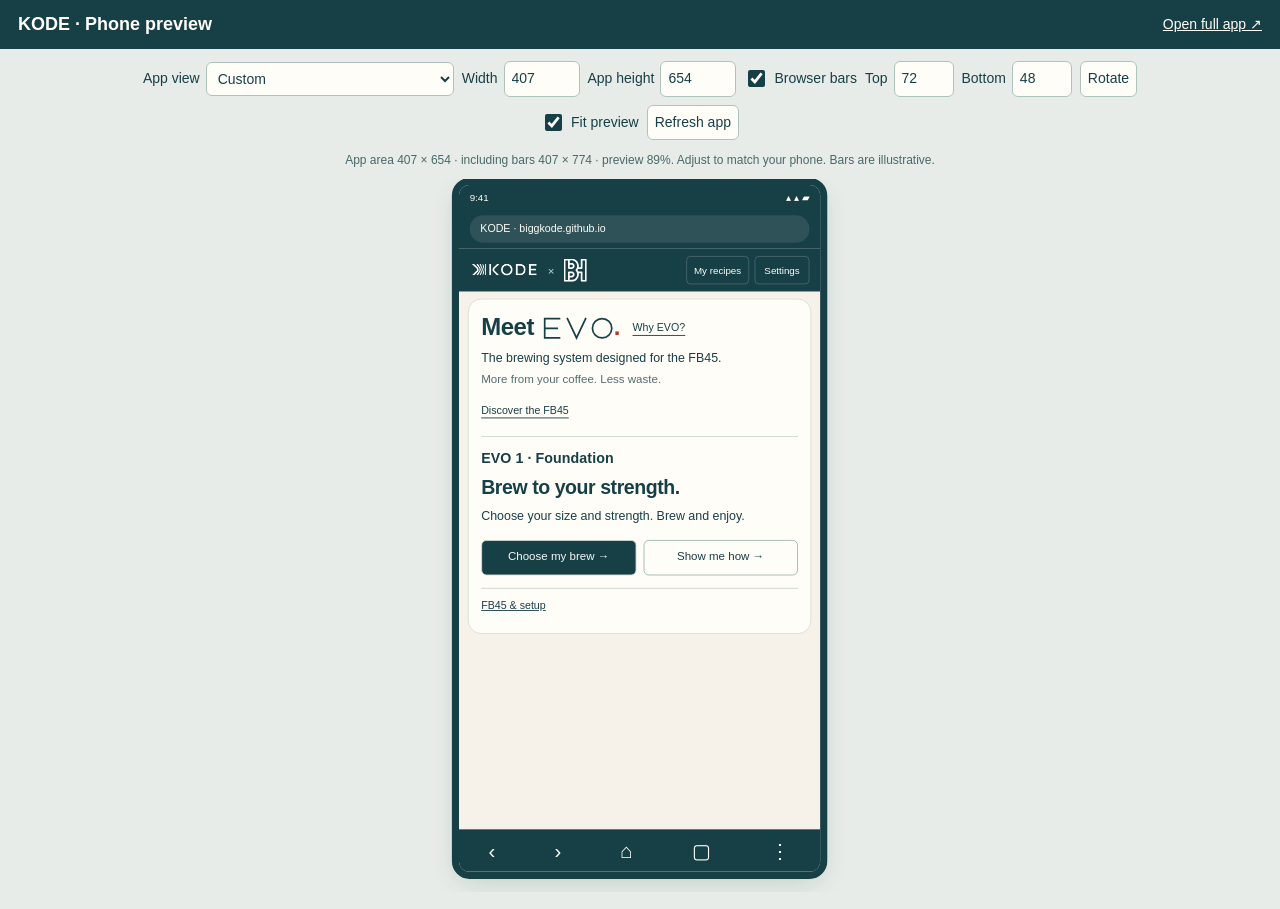
<file: phone-preview.html>
<!doctype html>
<html lang="en-GB">
<head>
<meta charset="utf-8"><meta name="viewport" content="width=device-width,initial-scale=1">
<title>KODE · Phone preview</title>
<style>
*{box-sizing:border-box}body{margin:0;background:#e7ece8;color:#173f46;font:14px/1.4 Arial,sans-serif}header{background:#173f46;color:#fffdf7;padding:12px 18px;display:flex;align-items:center;flex-wrap:wrap;gap:10px 18px}h1{font-size:18px;margin:0}header a{color:inherit;margin-left:auto}.controls{display:flex;align-items:center;justify-content:center;flex-wrap:wrap;gap:8px;padding:12px}label{display:flex;align-items:center;gap:6px}select,input,button{font:inherit;color:#173f46;border:1px solid #afc3bd;background:#fffdf7;border-radius:6px;padding:7px}input[type=number]{width:76px}input[type=checkbox]{width:17px;height:17px;accent-color:#173f46}button{cursor:pointer}main{display:flex;justify-content:center;padding:6px 16px 20px;overflow:auto}.holder{flex:none;position:relative}.phone{position:absolute;top:0;left:0;transform-origin:top left;background:#fffdf7;outline:8px solid #173f46;border-radius:12px;overflow:hidden;box-shadow:0 9px 30px #173f4630}iframe{display:block;border:0;background:#f6f3e9;width:100%;height:100%}.note{text-align:center;font-size:12px;margin:0 12px 10px;color:#4a686a}button:focus-visible,a:focus-visible,input:focus-visible,select:focus-visible{outline:3px solid #b9362c;outline-offset:2px}
.phone{display:flex;flex-direction:column}.browser-bar{flex:none;background:#173f46;color:#fffdf7;overflow:hidden}.browser-bar[hidden]{display:none}.browser-top{padding:7px 12px;display:flex;flex-direction:column;justify-content:space-between;gap:6px}.status-line{font-size:11px;display:flex;justify-content:space-between}.address-line{background:#fffdf719;border-radius:18px;padding:7px 12px;font-size:12px;white-space:nowrap}.browser-bottom{display:flex;align-items:center;justify-content:space-around;font-size:23px;border-top:1px solid #ffffff25}.phone iframe{flex:none}.bar-input input{width:60px}.controls{max-width:1100px;margin:auto}
</style>
</head>
<body>
<header><h1>KODE · Phone preview</h1><a href="./" target="_blank" rel="noopener">Open full app ↗</a></header>
<div class="controls" id="controls">
<label>App view <select id="preset"><option value="390,844">390 × 844</option><option value="360,800">Android · 360 × 800</option><option value="412,749">Note 10+ starting size · adjustable</option><option value="412,915">Android · 412 × 915</option><option value="custom" selected>Custom</option></select></label>
<label>Width <input id="width" type="number" min="280" max="1600" value="407"></label>
<label>App height <input id="height" type="number" min="320" max="1600" value="654"></label>
<label><input id="bars" type="checkbox" checked>Browser bars</label><label class="bar-input">Top <input id="topBar" type="number" min="0" max="180" value="72"></label><label class="bar-input">Bottom <input id="bottomBar" type="number" min="0" max="180" value="48"></label>
<button id="rotate">Rotate</button><label><input id="fit" type="checkbox" checked>Fit preview</label><button id="reload">Refresh app</button>
</div>
<p class="note" id="dimensions" aria-live="polite"></p>
<main><div class="holder" id="holder"><div class="phone" id="phone"><div class="browser-bar browser-top" id="browserTop" aria-hidden="true"><div class="status-line"><span>9:41</span><span>▴ ▴ ▰</span></div><div class="address-line">KODE · biggkode.github.io</div></div><iframe id="app" src="./?preview=phone" title="Interactive KODE app at the selected phone size" allow="clipboard-write"></iframe><div class="browser-bar browser-bottom" id="browserBottom" aria-hidden="true"><span>‹</span><span>›</span><span>⌂</span><span>▢</span><span>⋮</span></div></div></div></main>
<script>
const $=id=>document.getElementById(id);
function render(){const w=Math.max(280,Math.min(1600,+$('width').value||407)),h=Math.max(320,Math.min(1600,+$('height').value||654)),bars=$('bars').checked,topHeight=bars?Math.max(0,Math.min(180,+$('topBar').value||0)):0,bottomHeight=bars?Math.max(0,Math.min(180,+$('bottomBar').value||0)):0,total=h+topHeight+bottomHeight;$('browserTop').hidden=!bars;$('browserBottom').hidden=!bars;$('browserTop').style.height=topHeight+'px';$('browserBottom').style.height=bottomHeight+'px';$('app').style.height=h+'px';const top=$('holder').getBoundingClientRect().top+scrollY;const scale=$('fit').checked?Math.min(1,(innerWidth-48)/w,Math.max(280,innerHeight-top-28)/total):1;$('phone').style.width=w+'px';$('phone').style.height=total+'px';$('phone').style.transform='scale('+scale+')';$('holder').style.width=w*scale+'px';$('holder').style.height=total*scale+'px';$('dimensions').textContent='App area '+w+' × '+h+' · including bars '+w+' × '+total+' · preview '+Math.round(scale*100)+'%. Adjust to match your phone. Bars are illustrative.';try{localStorage.setItem('kode-phone-preview',JSON.stringify({w,h,bars,topHeight:$('topBar').value,bottomHeight:$('bottomBar').value,fit:$('fit').checked}));}catch{}}
$('preset').onchange=()=>{if($('preset').value==='custom')return;const [w,h]=$('preset').value.split(',');$('width').value=w;$('height').value=h;render();};
for(const id of ['width','height'])$(id).onchange=()=>{$('preset').value='custom';render();};
for(const id of ['fit','bars','topBar','bottomBar'])$(id).onchange=render;$('rotate').onclick=()=>{const w=$('width').value;$('width').value=$('height').value;$('height').value=w;$('preset').value='custom';render();};
$('reload').onclick=()=>{$('app').src='./?preview=phone&refresh='+Date.now();};window.addEventListener('resize',render);try{const saved=JSON.parse(localStorage.getItem('kode-phone-preview'));if(saved){$('width').value=saved.w;$('height').value=saved.h;$('bars').checked=saved.bars;$('topBar').value=saved.topHeight;$('bottomBar').value=saved.bottomHeight;$('fit').checked=saved.fit;}}catch{}render();
</script>
</body></html>
</file>
<file: evo2.css>
#kob-app .evo-levels{display:flex;gap:6px;margin:0 0 12px;flex-shrink:0}
#kob-app .evo-levels button{padding:8px 14px;border:1px solid #b8c9c1;border-radius:8px;background:#fffdf8;color:#173f46;font-weight:700}
#kob-app .evo-levels button span{font-weight:400;margin-left:6px}
#kob-app .evo-levels button[aria-pressed=true]{background:#173f46;color:#fffdf8}
#kob-app #dilutionPlan{padding:20px 24px;border:1px solid #c7d8d0;border-radius:12px;background:#edf2ec;margin:12px 0;flex-shrink:0}
#kob-app #dilutionPlan h2{font-size:25px;margin:5px 0}
#kob-app #dilutionPlan p{margin:6px 0 12px}
#kob-app #dilutionStrengths{display:flex;gap:8px;flex-wrap:wrap;margin-bottom:15px}
#kob-app #dilutionStrengths button{padding:9px 16px;border:1px solid #b8c9c1;border-radius:8px;background:#fffdf8}
#kob-app #dilutionStrengths button[aria-pressed=true]{background:#173f46;color:#fffdf8;border-color:#173f46}
#kob-app #dilutionResult>strong{font-size:23px;color:#173f46}
#kob-app .dilution-plan-facts{display:flex;gap:14px 28px;flex-wrap:wrap;margin:12px 0}
#kob-app .dilution-plan-facts span{display:flex;flex-direction:column;font-size:12px;color:#526c70}
#kob-app .dilution-plan-facts b{font-size:20px;color:#173f46}
#kob-app .dilution-assumptions{margin-top:12px;font-size:12px}
#kob-app .text-action{border:0;background:none;text-decoration:underline;color:#173f46;padding:8px 0;font-size:12px}
#kob-app #dilutionPlan.plan-compact{padding:8px 12px;margin:0 0 8px}
#kob-app #dilutionPlan.plan-compact .dilution-intro,#kob-app #dilutionPlan.plan-compact .dilution-assumptions,#kob-app #dilutionPlan.plan-compact .text-action{display:none}
#kob-app #dilutionPlan.plan-compact #dilutionResult{display:flex;gap:15px;align-items:center;flex-wrap:wrap}
#kob-app #dilutionPlan.plan-compact #dilutionResult>strong{font-size:15px}
#kob-app #dilutionPlan.plan-compact .dilution-plan-facts{margin:0;gap:15px}
#kob-app #dilutionPlan.plan-compact .dilution-plan-facts span{display:block}
#kob-app #dilutionPlan.plan-compact .dilution-plan-facts b{font-size:14px}
#kob-app #dilutionPlan.plan-compact small{display:none}
#kob-app.brew-screen .evo-levels{margin:0 0 6px}
#kob-app.brew-screen .evo-levels button{padding:4px 12px;font-size:12px}
#kob-app #dilutionFinish{display:grid;grid-template-columns:1fr 1.1fr;align-items:center;gap:25px;flex:1;min-height:0;background:#f0f0e6;border:1px solid #d4ded5;border-radius:12px;padding:20px 5%;overflow:auto}
#kob-app #dilutionFinish svg{width:100%;max-height:340px;display:block}
#kob-app #dilutionFinish h2{font-size:30px;line-height:1.15;margin:12px 0}
#kob-app #dilutionFinish button{padding:10px 16px;border-radius:7px;margin:5px 8px 5px 0}
#kob-app #dilutionPlay{background:#ba382f;color:#fffdf8;border:0}
#kob-app .dilution-large{font-size:25px;font-weight:700;font-variant-numeric:tabular-nums}
#kob-app #dilutionFinishNote{font-size:12px;color:#526c70}
#kob-app.diluting .simulator .simlayout,#kob-app.diluting #foundationPrompt{display:none!important}
#kob-app #dilutionCalculator{width:min(480px,92vw);max-height:85vh;overflow:auto;border:1px solid #b8c9c1;border-radius:14px;background:#fffdf8;color:#173f46;padding:24px}
#kob-app #dilutionCalculator::backdrop{background:#173f4680}
#kob-app #dilutionCalculator label{display:block;margin:14px 0}
#kob-app #dilutionCalculator input,#kob-app #dilutionCalculator select{display:block;width:100%;margin-top:5px;padding:10px;border:1px solid #b8c9c1;border-radius:6px;background:white}
#kob-app .calculator-close{float:right;font-size:23px;border:0;background:none}
#kob-app #calcOutput{font-size:19px;font-weight:700}
@container kob (max-width:650px){#kob-app #dilutionFinish{grid-template-columns:1fr;gap:8px;padding:14px}#kob-app #dilutionFinish svg{max-height:180px}#kob-app #dilutionPlan{padding:14px}#kob-app #dilutionPlan.plan-compact .dilution-plan-facts{gap:5px 12px}#kob-app #dilutionFinish h2{font-size:24px}}

#kob-app #dilutionChoiceNext{display:block;margin:18px 0 0 auto;padding:12px 20px;border:0;border-radius:8px;background:#ba382f;color:#fffdf8;font-weight:700}#kob-app #dilutionChoiceNext:disabled{opacity:.45}#kob-app #dilutionChoices>p{font-size:22px;font-weight:700;margin:16px 0}

/* Keep the calculated addition at the centre of the dilution journey. */
#kob-app #dilutionResult{margin:16px 0;padding:20px 24px;background:#fffdf8;border-left:4px solid #ba382f;border-radius:8px;color:#173f46}
#kob-app .dilution-result-heading{display:flex;align-items:center;justify-content:space-between;gap:12px}
#kob-app .dilution-result-heading strong{font-size:22px}
#kob-app .dilution-result-heading span{font-size:11px;letter-spacing:.12em;color:#607c80}
#kob-app #dilutionResult .dilution-dose{font-size:clamp(24px,3vw,38px);line-height:1.2;margin:12px 0}
#kob-app .dilution-dose b{color:#ba382f;font-variant-numeric:tabular-nums}
#kob-app #dilutionResult .dilution-estimate{font-size:14px;color:#526c70;margin:0}
#kob-app #dilutionPlan.plan-compact #dilutionResult{display:grid;grid-template-columns:auto 1fr;align-items:center;gap:3px 24px;margin:0;padding:8px 14px}
#kob-app #dilutionPlan.plan-compact .dilution-result-heading{grid-row:1 / 3;display:block}
#kob-app #dilutionPlan.plan-compact .dilution-result-heading strong{font-size:16px}
#kob-app #dilutionPlan.plan-compact .dilution-result-heading span{display:block;margin-top:3px;font-size:10px}
#kob-app #dilutionPlan.plan-compact .dilution-dose{font-size:24px;margin:0}
#kob-app #dilutionPlan.plan-compact .dilution-estimate{font-size:12px;margin:0}
#kob-app #dilutionPlan.plan-compact:has(.dilution-pending){display:none}
@container kob (max-width:650px){#kob-app #dilutionResult{padding:14px}#kob-app .dilution-result-heading strong{font-size:18px}#kob-app #dilutionPlan.plan-compact #dilutionResult{gap:3px 12px;padding:7px 10px}#kob-app #dilutionPlan.plan-compact .dilution-dose{font-size:20px}#kob-app #dilutionPlan.plan-compact .dilution-result-heading strong{font-size:13px}}

#kob-app #dilutionDirectNext{margin:18px 10px 0 0;padding:12px 20px;border:0;border-radius:8px;background:#ba382f;color:#fffdf8;font-weight:700}
#kob-app #dilutionChoiceNext.optional-brew{display:inline-block;margin:18px 0 0;background:transparent;color:#173f46;border:1px solid #b8c9c1;font-weight:400}
#kob-app #dilutionPlan #dilutionFinish{margin-top:16px;min-height:300px}

#kob-app #dilutionCalculatorOption{display:flex;justify-content:space-between;align-items:center;gap:16px;padding:16px 20px;margin:10px 0 16px;border:1px solid #b8c9c1;border-radius:12px;background:#e7eeea;flex-shrink:0}
#kob-app #dilutionCalculatorOption[hidden]{display:none}
#kob-app #dilutionCalculatorOption strong{font-size:18px;color:#173f46}
#kob-app #dilutionCalculatorOption p{margin:5px 0 0;font-size:14px;color:#526c70}
#kob-app #dilutionCalculatorOption .text-action{background:#173f46;color:#fffdf8;padding:12px 18px;border-radius:8px;text-decoration:none;font-size:15px;font-weight:700;white-space:nowrap}
#kob-app.brew-screen #dilutionCalculatorOption{padding:6px 12px;margin:0 0 6px}
#kob-app.brew-screen #dilutionCalculatorOption p{display:none}
#kob-app.brew-screen #dilutionCalculatorOption strong{font-size:14px}
#kob-app.brew-screen #dilutionCalculatorOption .text-action{padding:7px 12px;font-size:13px}
@container kob (max-width:650px){#kob-app #dilutionCalculatorOption{flex-wrap:wrap}#kob-app #dilutionCalculatorOption .text-action{white-space:normal}}

#kob-app #fb45Introduction{display:grid;grid-template-columns:1.65fr 1fr;gap:24px;align-items:center;background:#173f46;color:#fffdf8;border-radius:16px;padding:clamp(22px,3vw,36px);margin:0 0 20px}
#kob-app #fb45Introduction[hidden],#kob-app.brew-screen #fb45Introduction{display:none}
#kob-app #fb45Introduction .foundation-kicker{color:#b9ccc5;font-size:12px}
#kob-app #fb45Introduction h2{font-size:clamp(30px,4vw,46px);line-height:1.08;color:#fffdf8;margin:12px 0}
#kob-app #fb45Introduction p{font-size:15px;line-height:1.6;color:#dce6df;margin:10px 0}
#kob-app #fb45Introduction .fb45-intro-lead{font-size:19px;color:#fffdf8}
#kob-app .fb45-intro-benefits{display:grid;grid-template-columns:repeat(3,1fr);gap:16px;margin:22px 0;font-size:12px;line-height:1.5;color:#dce6df}
#kob-app .fb45-intro-benefits b{display:block;color:#fffdf8;font-size:14px;margin-bottom:5px}
#kob-app #fb45IntroContinue{background:#ba382f;color:#fffdf8;border:0;border-radius:8px;padding:12px 20px;font-size:15px;font-weight:700}
#kob-app .fb45-intro-art{background:#efefe5;border-radius:12px;padding:16px}#kob-app .fb45-intro-art svg{display:block;width:100%;max-height:310px}
@container kob (max-width:700px){#kob-app #fb45Introduction{grid-template-columns:1fr}#kob-app .fb45-intro-art{display:none}#kob-app .fb45-intro-benefits{grid-template-columns:1fr;gap:12px;margin:16px 0}}

/* Discovery follows the same visual rhythm as preparation. */
#kob-app #fb45Introduction{grid-template-columns:.9fr 1.1fr;gap:0;padding:0;overflow:hidden;min-height:440px;background:#fffdf8;color:#173f46;border:1px solid #d4ded8}
#kob-app #fb45Introduction .fb45-intro-art{align-self:stretch;display:flex;align-items:center;justify-content:center;border-radius:0;padding:30px;background:linear-gradient(110deg,#e7eeea,#f3f1e7)}
#kob-app #fb45Introduction .fb45-intro-art svg{width:100%;max-width:350px;max-height:350px}
#kob-app #fb45Introduction .fb45-intro-copy{padding:30px;display:flex;flex-direction:column;align-self:stretch;min-height:440px;box-sizing:border-box}
#kob-app #fb45Introduction .foundation-kicker{color:#607f85;letter-spacing:.14em}
#kob-app #fb45Introduction h2{color:#173f46;font-size:clamp(28px,3vw,38px);margin:18px 0 12px}
#kob-app #fb45Introduction p{color:#365d63;font-size:15px;line-height:1.65}
#kob-app #fb45Introduction .fb45-intro-lead{color:#173f46;font-size:18px;line-height:1.4}
#kob-app #introSlideWords{flex:1}
#kob-app #introSlideNote{display:block;font-size:11px;letter-spacing:.12em;color:#7b633e;margin:18px 0}
#kob-app #introSlideDots{display:flex;gap:7px;margin:16px 0}
#kob-app #introSlideDots span{height:4px;flex:1;background:#d4ded8;border-radius:2px}
#kob-app #introSlideDots .active{background:#ba382f}
#kob-app .intro-slide-actions{display:flex;align-items:center;gap:10px;min-height:46px}
#kob-app #introSlideBack{padding:12px 16px;border:1px solid #c5d3ca;border-radius:8px;background:#fffdf8;color:#173f46}
#kob-app #introSlideBack:disabled{opacity:.35}
#kob-app #fb45IntroContinue{min-width:140px}
#kob-app #introSlideSkip{margin-left:auto;border:0;background:transparent;color:#526c70;text-decoration:underline;font-size:12px}
#kob-app.intro-active #foundationChoice{display:none}
@container kob (max-width:700px){#kob-app #fb45Introduction{grid-template-columns:1fr;min-height:0}#kob-app #fb45Introduction .fb45-intro-art{display:flex;padding:10px}#kob-app #fb45Introduction .fb45-intro-art svg{height:180px}#kob-app #fb45Introduction .fb45-intro-copy{padding:22px;min-height:420px}#kob-app .intro-slide-actions{flex-wrap:wrap}#kob-app #introSlideSkip{margin-left:0}}

#kob-app #evo-levels #fb45IntroTab[aria-pressed=true]{background:#173f46;color:#fffdf8}
#kob-app .evo-levels{flex-wrap:wrap}
#kob-app.intro-active #foundationPrep,#kob-app.intro-active #foundationSummary,#kob-app.intro-active #brewerSim,#kob-app.intro-active .foundation-mode{display:none!important}
#kob-app #fb45Introduction .fb45-intro-art svg{max-width:360px;max-height:none;aspect-ratio:430/425;height:auto}
#kob-app #fb45Introduction .fb45-intro-art .prep-orbit{animation:none}
#kob-app #fb45Introduction .fb45-intro-art .prep-paper-seat{animation:none}
@container kob (max-width:700px){#kob-app #fb45Introduction .fb45-intro-art svg{height:200px;max-width:240px}}

#kob-app #fb45Introduction .fb45-intro-art svg{max-width:440px;aspect-ratio:440/425}
#kob-app #fb45Introduction .fb45-intro-art{padding:14px}
#kob-app #fb45Introduction .fb45-intro-art .prep-contact-confirm,#kob-app #fb45Introduction .fb45-intro-art .zone-glow{animation:none}
#kob-app #fb45Introduction .fb45-intro-art>svg svg{width:revert;height:revert;max-width:none;max-height:none;aspect-ratio:auto}

/* Bound discovery artwork to its panel; nested SVGs keep explicit dimensions. */
#kob-app #fb45Introduction .fb45-intro-art{min-width:0;overflow:hidden}
#kob-app #fb45Introduction .fb45-intro-art>svg{display:block;width:100%;height:auto;max-width:440px;overflow:hidden}
#kob-app #fb45Introduction .fb45-intro-art>svg svg{overflow:hidden}

#kob-app main>.intro{display:flex;align-items:center;justify-content:space-between;gap:20px}
#kob-app #fb45IntroTab{flex-shrink:0;padding:10px 16px;border:1px solid #b8c9c1;border-radius:8px;background:#fffdf8;color:#173f46;font-weight:700;font-size:14px}
#kob-app #fb45IntroTab span{font-weight:400;margin-left:6px}
#kob-app #fb45IntroTab[aria-pressed=true]{background:#173f46;color:#fffdf8;border-color:#173f46}
@container kob (max-width:650px){#kob-app main>.intro{flex-wrap:wrap;gap:10px}#kob-app #fb45IntroTab{margin-left:auto;font-size:12px;padding:8px 12px}}

/* One larger, stable illustration frame across all eight preparation steps. */
#kob-app #foundationPrep #prepArt{width:100%;max-width:430px;aspect-ratio:430/425;align-self:center;justify-self:center;margin:0;min-width:0}
#kob-app #foundationPrep #prepArt>svg{width:100%;height:100%;max-height:none;display:block;object-fit:contain}
@container kob (max-width:650px){#kob-app #foundationPrep #prepArt{max-width:280px;margin-inline:auto}}

/* Foundation opens first; Discover is an optional action inside its heading. */
#kob-app #foundationChoice .choice-heading{position:relative;padding-right:245px}
#kob-app #foundationChoice .choice-heading>p{margin-right:-245px}
#kob-app #foundationChoice #fb45IntroTab{position:absolute;top:0;right:0;margin:0;padding:12px 16px;background:#edf2ec;border:1px solid #b8c9c1;color:#173f46}
@container kob (max-width:700px){#kob-app #foundationChoice .choice-heading{padding-right:0}#kob-app #foundationChoice .choice-heading>p{margin-right:0}#kob-app #foundationChoice #fb45IntroTab{position:static;margin:12px 0 0 auto;display:block}}

/* Brew size first; strength cards show doses at that size. */
#kob-app #brewSizePicker{padding:16px 0 20px;margin-top:14px;border-top:1px solid #e0e5dc}
#kob-app .brew-size-heading{display:flex;gap:12px;align-items:baseline;flex-wrap:wrap;margin-bottom:12px}
#kob-app .brew-size-heading strong{font-size:17px;color:#173f46}
#kob-app .brew-size-heading>span{font-size:12px;color:#607f85}
#kob-app .brew-size-options{display:flex;gap:8px;flex-wrap:wrap}
#kob-app .brew-size-options button{min-width:76px;padding:10px 17px;border:1px solid #b8c9c1;border-radius:8px;background:#fffdf8;color:#173f46;font-size:17px;font-weight:700}
#kob-app .brew-size-options button span{font-weight:400;font-size:13px}
#kob-app .brew-size-options button[aria-pressed=true]{background:#173f46;color:#fffdf8;border-color:#173f46}
#kob-app #brewSizeNote{font-size:12px;line-height:1.5;color:#607f85;margin:10px 0 0}
#kob-app .foundation-cups .cup-dose{display:block;font-size:14px;font-weight:700;color:#173f46;margin-top:9px}
#kob-app #foundationChoice .foundation-cups{margin-top:0}
@container kob (max-width:650px){#kob-app .brew-size-options{gap:5px}#kob-app .brew-size-options button{flex:1;min-width:48px;padding:9px 7px;font-size:15px}}

#kob-app #brewStrengthHeading{font-size:17px;color:#173f46;margin:0 0 12px}

#kob-app #dilutionAfterBrew{margin-left:18px;flex-shrink:0;border:0;border-radius:8px;background:#ba382f;color:#fffdf8;padding:12px 18px;font-size:14px;font-weight:700}
#kob-app #dilutionAfterBrew[hidden]{display:none}
@container kob (max-width:650px){#kob-app .brew-scale:has(#dilutionAfterBrew:not([hidden])){flex-wrap:wrap}#kob-app #dilutionAfterBrew{margin-left:0;padding:10px 14px}}

#kob-app .recipe-calculation-notes{margin-top:14px;font-size:12px;color:#607f85;line-height:1.6}
#kob-app .recipe-calculation-notes summary{cursor:pointer;text-decoration:underline;text-underline-offset:3px;width:fit-content}
#kob-app .recipe-calculation-notes>div{margin-top:10px;padding:12px 16px;background:#edf2ec;border-radius:8px;color:#365d63;max-width:760px}
#kob-app .recipe-calculation-notes p{margin:6px 0}

#kob-app #foundationChoice .choice-bottom{flex-wrap:wrap}
#kob-app #foundationChoice #learnMode{flex-basis:100%;text-align:right;padding:4px 0;border:0;background:transparent;color:#526c70;text-decoration:underline;font-size:13px}
#kob-app #guidanceToggle{white-space:nowrap;min-width:115px;font-size:12px!important;line-height:1.2}
#kob-app .foundation-switch #brewMode[aria-pressed=true]{display:none}

#kob-app #foundationChoice>#learnMode{display:block;width:fit-content;max-width:100%;margin:16px 0 0;padding:9px 0;border:0;background:transparent;color:#173f46;text-decoration:underline;text-underline-offset:3px;font-size:14px;text-align:left}

#kob-app #foundationChoice .choice-intro-actions{position:absolute;right:0;top:0;width:230px;display:flex;flex-direction:column;gap:9px}
#kob-app #foundationChoice .choice-intro-actions #fb45IntroTab,#kob-app #foundationChoice .choice-intro-actions #learnMode{position:static;display:block;box-sizing:border-box;width:100%;margin:0;padding:12px 14px;border:1px solid #b8c9c1;border-radius:8px;background:#edf2ec;color:#173f46;font-size:14px;line-height:1.4;text-align:center;text-decoration:none;font-weight:600}
#kob-app #foundationChoice .choice-intro-actions #learnMode{background:#fffdf8}
#kob-app #foundationChoice .choice-intro-actions #learnMode:hover{background:#e7eeea}
#kob-app #foundationChoice .choice-heading>p{margin-right:0}
@container kob (max-width:700px){#kob-app #foundationChoice .choice-intro-actions{position:static;width:100%;flex-direction:row;flex-wrap:wrap;margin-top:16px}#kob-app #foundationChoice .choice-intro-actions #fb45IntroTab,#kob-app #foundationChoice .choice-intro-actions #learnMode{flex:1;min-width:180px}}

#kob-app #foundationChoice .choice-heading>p{white-space:pre-line;line-height:1.8}

/* Clearer entry page: choices and primary action stay close together. */
#kob-app.choice-screen main{padding-top:12px;padding-bottom:12px}
#kob-app.choice-screen main>.intro{margin-bottom:8px}
#kob-app.choice-screen .intro h1{font-size:clamp(25px,3.1vw,36px);line-height:1.15;margin-block:8px}
#kob-app.choice-screen .foundation-mode>div:first-child{display:none}
#kob-app.choice-screen .foundation-mode:has(#brewMode[aria-pressed=true]){display:none}
#kob-app.choice-screen .foundation-mode{justify-content:flex-end;margin-bottom:10px}
#kob-app .evo-levels #foundationStartOver{margin-left:auto;padding:7px 12px;background:transparent;border-color:transparent;font-size:12px;font-weight:400}
#kob-app .evo-levels #foundationStartOver[hidden]{display:none}
#kob-app.choice-screen .evo-levels{margin-bottom:14px}
#kob-app.choice-screen #foundationSummary{display:none!important}
#kob-app.choice-screen #foundationChoice{padding:clamp(20px,2.3vw,30px);margin-bottom:0}
#kob-app.choice-screen .choice-heading>.foundation-kicker{display:none}
#kob-app.choice-screen .choice-heading h2{font-size:clamp(24px,2.7vw,32px);margin:0 0 8px}
#kob-app.choice-screen #foundationChoice .choice-heading>p{line-height:1.55;margin-bottom:14px}
#kob-app.choice-screen #foundationChoice .choice-heading{padding-right:220px;min-height:88px}
#kob-app.choice-screen #foundationChoice .choice-intro-actions{width:204px;gap:7px}
#kob-app.choice-screen #foundationChoice .choice-intro-actions #fb45IntroTab,#kob-app.choice-screen #foundationChoice .choice-intro-actions #learnMode{font-size:12px;padding:9px 10px;font-weight:500}
#kob-app.choice-screen #brewSizePicker{padding:12px 0 16px;margin-top:10px}
#kob-app.choice-screen .brew-size-heading{margin-bottom:9px}
#kob-app.choice-screen .brew-size-options button{padding:8px 15px;min-height:40px}
#kob-app.choice-screen #brewSizeNote{margin-top:7px}
#kob-app.choice-screen #brewStrengthHeading{margin-bottom:10px}
#kob-app.choice-screen .foundation-cups button{padding:14px 8px;min-height:0}
#kob-app.choice-screen .foundation-cups svg{width:68px;height:58px;margin-bottom:8px}
#kob-app.choice-screen .choice-bottom{margin-top:16px;padding-top:14px;min-height:44px}
#kob-app.choice-screen #choiceNext{min-height:44px;min-width:190px}
#kob-app.choice-screen .recipe-calculation-notes{margin-top:10px}
@container kob (max-width:700px){#kob-app.choice-screen #foundationChoice .choice-heading{padding-right:0;min-height:0}#kob-app.choice-screen #foundationChoice .choice-intro-actions{position:static;width:100%;margin-top:10px;margin-bottom:14px}#kob-app.choice-screen .foundation-cups button{padding:12px 4px}#kob-app.choice-screen .foundation-cups svg{width:52px;height:46px}}

/* Continue from the same completed brew into dilution. */
#kob-app.inplace-dilution .simulator .simstage{grid-template-columns:minmax(230px,1fr) minmax(0,2.1fr)!important}
#kob-app.inplace-dilution #dilutionPlan{grid-column:1;grid-row:1;align-self:stretch;min-height:0;overflow:auto;margin:16px;padding:18px;background:#fffdf7;border:0;border-left:3px solid #b9362c;border-radius:0;box-shadow:none}
#kob-app.inplace-dilution .simstage #brewerCanvas{grid-column:2!important;grid-row:1!important}
#kob-app.inplace-dilution #dilutionPlan .dilution-intro,#kob-app.inplace-dilution #dilutionPlan .dilution-assumptions,#kob-app.inplace-dilution #dilutionPlan>.text-action,#kob-app.inplace-dilution .playback-controls,#kob-app.inplace-dilution #simScrub,#kob-app.inplace-dilution .phase-timeline{display:none!important}
#kob-app.inplace-dilution #dilutionChoices>p{font-size:24px;line-height:1.2;margin:10px 0 14px}
#kob-app.inplace-dilution #dilutionStrengths{gap:6px}
#kob-app.inplace-dilution #dilutionStrengths button{padding:7px 10px;font-size:14px}
#kob-app.inplace-dilution #dilutionResult{margin-top:16px;padding:14px 0;border-radius:0;border-top:1px solid #d6dfd9;background:transparent}
#kob-app.inplace-dilution .dilution-dose{font-size:20px!important;margin:8px 0}
#kob-app.inplace-dilution .dilution-result-heading span{display:none}
#kob-app.inplace-dilution .dilution-estimate{font-size:12px}
#kob-app.inplace-dilution .inline-dilution-actions{display:flex;flex-direction:column;gap:8px}
#kob-app:not(.inplace-dilution) .inline-dilution-actions{display:none}
#kob-app.inplace-dilution .inline-dilution-actions p{font-size:12px;margin:4px 0}
@container kob (max-width:650px){#kob-app.inplace-dilution .simulator .simstage{grid-template-columns:minmax(180px,1fr) minmax(0,1.2fr)!important}#kob-app.inplace-dilution #dilutionPlan{margin:6px;padding:10px}#kob-app.inplace-dilution #dilutionChoices>p{font-size:18px}}

#kob-app.inplace-dilution .focus-phases,#kob-app.inplace-dilution .focus-phase-labels,#kob-app.inplace-dilution .simstage>.progress,#kob-app.inplace-dilution #pourAwareness{display:none!important}

/* Dilution entry and a recipe overlay preserve the main brewing view. */
#kob-app #dilutionEntry{padding:clamp(24px,4vw,46px);border:1px solid #d6dfd9;background:#fffdf7;border-radius:16px;margin:12px 0}
#kob-app #dilutionEntry h2{font-size:32px;margin:12px 0}
#kob-app .dilution-routes{display:grid;grid-template-columns:1fr 1fr;gap:20px;margin-top:24px}
#kob-app .dilution-routes article{padding:22px;border:1px solid #d6dfd9;border-radius:10px;background:#f4f3eb}
#kob-app .dilution-routes h3{margin:0 0 10px;font-size:22px}
#kob-app .dilution-routes button{margin:5px 5px 0 0}
#kob-app.dilution-entry{height:auto;min-height:100dvh;overflow:visible}
#kob-app.dilution-entry main{display:block!important}
#kob-app.dilution-entry #foundationChoice,#kob-app.dilution-entry #foundationPrep,#kob-app.dilution-entry #foundationSummary,#kob-app.dilution-entry #brewerSim,#kob-app.dilution-entry #dilutionPlan,#kob-app.dilution-entry #dilutionCalculatorOption,#kob-app.dilution-entry .foundation-mode,#kob-app.dilution-entry .trainerRecipe,#kob-app.dilution-entry .pourFooter{display:none!important}
#kob-app #brewRecipeOverlay{width:min(680px,calc(100vw - 32px));max-height:85dvh;overflow:auto;border:1px solid #c7d8d0;border-radius:14px;padding:24px;background:#fffdf7;color:#173f46}
#kob-app #brewRecipeOverlay::backdrop{background:#173f4666}
#kob-app #brewRecipeOverlay form{text-align:right;margin:0}
#kob-app #brewRecipeOverlay h2{font-size:26px;margin:0 0 18px}
#kob-app #brewRecipeOverlay .focus-facts{display:grid;grid-template-columns:repeat(3,minmax(0,1fr));gap:18px}
#kob-app.inplace-dilution .foundation-mode,#kob-app.inplace-dilution #simClock,#kob-app.inplace-dilution #simPoured,#kob-app.inplace-dilution #simTimeline,#kob-app.inplace-dilution .focus-scrub-label,#kob-app.inplace-dilution .focus-phase-labels{display:none!important}
#kob-app.inplace-dilution #dilutionPlan{align-self:stretch;max-height:100%;margin:10px;padding:14px;overflow:visible;display:flex;flex-direction:column;justify-content:center;gap:8px}
#kob-app.inplace-dilution #dilutionChoices>b{font-size:12px}
#kob-app.inplace-dilution #dilutionChoices>p{font-size:21px;margin:5px 0 10px}
#kob-app.inplace-dilution #dilutionStrengths{margin:0;gap:5px}
#kob-app.inplace-dilution #dilutionStrengths button{font-size:13px;padding:6px 9px;min-height:32px}
#kob-app.inplace-dilution #dilutionResult{margin:2px 0;padding:10px 0;border-left:0}
#kob-app.inplace-dilution .dilution-result-heading strong{font-size:21px}
#kob-app.inplace-dilution .dilution-dose{font-size:19px!important;margin:6px 0!important}
#kob-app.inplace-dilution .dilution-estimate{font-size:12px;margin-bottom:5px!important}
#kob-app.inplace-dilution .dilution-calculation{font-size:11px;position:relative}
#kob-app.inplace-dilution .dilution-calculation[open]>p{position:absolute;top:18px;left:0;right:0;padding:12px;background:#fffdf7;border:1px solid #c7d8d0;box-shadow:0 5px 20px #173f4622;z-index:3}
#kob-app.inplace-dilution .inline-dilution-actions button,#kob-app.inplace-dilution #dilutionDirectNext{font-size:13px;padding:8px 10px;min-height:35px;margin:0}
#kob-app.inplace-dilution .inline-dilution-actions{gap:6px}
@container kob (max-width:650px){#kob-app .dilution-routes{grid-template-columns:1fr}#kob-app.inplace-dilution #dilutionPlan{padding:9px;margin:5px}#kob-app.inplace-dilution #dilutionChoices>p{font-size:18px}}

/* A compact stage selector keeps the brewer at the centre of the experience. */
#kob-app .evo-app-subtitle{font-size:15px;letter-spacing:.02em;margin:5px 0 12px;color:#607e83}
#kob-app .evo-stage-menu{position:relative;min-width:240px;z-index:12}
#kob-app .evo-stage-menu>summary{display:flex;flex-direction:column;list-style:none;cursor:pointer;padding:8px 38px 8px 14px;border:1px solid #b8c9c1;border-radius:8px;background:#fffdf8;position:relative}
#kob-app .evo-stage-menu>summary::-webkit-details-marker{display:none}
#kob-app .evo-stage-menu>summary:after{content:'⌄';position:absolute;right:13px;top:12px}
#kob-app .evo-stage-menu>summary span{font-size:10px;letter-spacing:.12em;text-transform:uppercase;color:#607e83}
#kob-app .evo-stage-menu>summary strong{font-size:15px}
#kob-app .evo-stage-options{position:absolute;left:0;top:calc(100% + 6px);width:280px;background:#fffdf8;padding:8px;box-shadow:0 12px 32px #173f4626;border:1px solid #b8c9c1;border-radius:10px;display:grid;gap:5px}
#kob-app .evo-stage-options button{text-align:left;width:100%;padding:11px 12px}
#kob-app #advancedStageSettings{display:grid;grid-template-columns:1fr 1fr;gap:30px;padding:24px;background:#e8efea;border:1px solid #d0ded5;border-radius:14px;margin:12px 0 18px}
#kob-app #advancedStageSettings h2{font-size:28px;margin:10px 0}
#kob-app #advancedStageSettings p{font-size:14px;line-height:1.55;margin:8px 0}
#kob-app .stage-settings-controls fieldset{border:0;padding:0;margin:0 0 14px}
#kob-app .stage-settings-controls legend{font-weight:bold;margin-bottom:12px}
#kob-app .stage-settings-controls label{display:flex;align-items:center;justify-content:space-between;gap:12px;margin:10px 0}
#kob-app .stage-settings-controls input[type=number]{width:75px;padding:8px;border:1px solid #a9beb4;border-radius:5px;font:inherit;background:#fffdf8;color:#173f46}
#kob-app .stage-settings-controls #stageVacuumFields label,#kob-app .stage-dilution-toggle{justify-content:flex-start}
#kob-app #stageVacuumDiagram svg{width:240px;height:120px;display:block}
#kob-app #stageReviewFoundation{font-size:12px;padding:6px 10px}
#kob-app #advancedStageCue{position:absolute;top:12px;right:14px;max-width:55%;z-index:3;background:#fffdf4ee;color:#173f46;padding:10px 14px;border-radius:7px;border-left:3px solid #b9362c;font-size:14px;font-weight:bold;pointer-events:none}
@container kob (max-width:650px){#kob-app #advancedStageSettings{grid-template-columns:1fr;gap:14px;padding:18px}#kob-app .evo-stage-menu{min-width:200px}#kob-app #advancedStageCue{font-size:12px;max-width:80%;padding:7px}}
</file>
<file: layout-review.css>
/* Shared rhythm for Foundation, Dilution, Temperature and Vacuum. */
#kob-app{--layout-gap:16px;--layout-radius:12px}
#kob-app main{max-width:1360px}
#kob-app .intro{align-items:center;margin-bottom:12px}
#kob-app .intro h1{font-size:clamp(26px,3.1vw,38px);line-height:1.12;margin:8px 0}
#kob-app .evo-app-subtitle{margin:5px 0 8px;font-size:14px}
#kob-app .evo-levels{align-items:center;gap:10px;margin-bottom:16px}
#kob-app .evo-levels #foundationStartOver{margin-left:auto;white-space:nowrap}
#kob-app .evo-levels #reviewFoundation{font-size:12px;padding:7px 10px;white-space:nowrap}
#kob-app .foundation-mode{margin-bottom:12px;min-height:0}
#kob-app .foundation-mode>div:first-child{display:none}
#kob-app .foundation-mode:has(.foundation-switch:empty){display:none}
#kob-app .foundation-switch{border:0;padding:0;margin-left:auto}
#kob-app .foundation-switch:has(#brewMode[aria-pressed=true]){display:none}
#kob-app .evo-stage-menu{min-width:250px}
#kob-app .evo-stage-menu summary{min-height:50px;justify-content:center}
#kob-app .evo-stage-options{width:min(310px,calc(100vw - 40px));padding:7px}
#kob-app .evo-stage-options button{min-height:44px;font-size:14px!important;text-align:left}
#kob-app .evo-stage-options button span{display:inline;font-size:14px}
#kob-app #foundationChoice{padding:clamp(20px,2.4vw,30px);border-radius:var(--layout-radius)}
#kob-app #foundationChoice .choice-heading{padding-right:218px;min-height:100px;margin-bottom:12px}
#kob-app #foundationChoice .choice-heading h2{font-size:clamp(24px,2.7vw,32px);line-height:1.15;margin:0 0 10px}
#kob-app #foundationChoice .choice-heading>p{font-size:14px;line-height:1.6;margin-bottom:8px}
#kob-app .choice-heading>.foundation-kicker{display:none}
#kob-app #foundationChoice .choice-intro-actions{top:0;width:200px;gap:7px}
#kob-app #foundationChoice .choice-intro-actions button{font-size:12px!important;padding:9px 10px!important;min-height:38px}
#kob-app #brewSizePicker{border-top:1px solid #dbe3dd;padding:14px 0;margin:0 0 8px}
#kob-app #brewSizeNote{font-size:12px;margin:7px 0 0}
#kob-app .brew-size-heading,#kob-app #brewStrengthHeading{font-size:17px;margin-bottom:10px}
#kob-app .brew-size-options button{min-height:40px;padding:7px 16px}
#kob-app .foundation-cups{gap:12px}
#kob-app .foundation-cups button{padding:14px 8px;min-height:150px}
#kob-app .foundation-cups svg{width:66px;height:56px;margin:0 auto 8px}
#kob-app .foundation-cups strong{font-size:17px}
#kob-app .foundation-cups button>span{font-size:12px}
#kob-app #foundationChoice .choice-bottom{margin-top:18px;padding-top:16px;min-height:46px;align-items:center}
#kob-app #choiceNext{min-width:180px;min-height:44px;font-size:14px}
#kob-app #advancedStageSettings{grid-template-columns:minmax(180px,.7fr) minmax(0,1.3fr);gap:20px;background:#eef2ed;border-radius:8px;padding:18px;margin:18px 0 0}
#kob-app #advancedStageSettings .stage-settings-copy h2{font-size:22px;margin:7px 0}
#kob-app #advancedStageSettings .stage-settings-copy p{font-size:13px;margin:6px 0}
#kob-app #stageReviewFoundation{display:none}
#kob-app #stageTemperatureFields{display:grid;grid-template-columns:1fr 1fr;gap:8px 16px;margin-bottom:10px}
#kob-app #stageTemperatureFields legend{font-size:13px;margin-bottom:6px}
#kob-app #stageTemperatureFields label{flex-direction:column;align-items:flex-start;font-size:13px;margin:2px 0}
#kob-app #stageTemperatureFields>p{grid-column:1/-1;font-size:12px;margin:4px 0 0}
#kob-app #stageTemperatureFields input{width:72px;padding:6px 9px}
#kob-app #stageVacuumFields{position:relative;border-top:1px solid #d2ded5;padding-top:12px;margin-top:12px;padding-right:145px;min-height:116px}
#kob-app #stageVacuumFields legend{font-size:13px;margin-bottom:4px}
#kob-app #stageVacuumFields label{font-size:13px;line-height:1.5;align-items:flex-start;gap:8px}
#kob-app #stageVacuumFields input{margin-top:4px;accent-color:#173f46;flex-shrink:0}
#kob-app #stageVacuumDiagram{position:absolute;right:0;top:15px;width:140px}
#kob-app #stageVacuumDiagram svg{width:140px;height:90px}
#kob-app #stageVacuumFields details{font-size:11px;margin-top:8px}
#kob-app #stageVacuumFields details p{font-size:12px;margin:6px 0}
#kob-app .stage-dilution-toggle{border-top:1px solid #d2ded5;padding-top:10px;font-size:13px;margin-bottom:0}
#kob-app .stage-dilution-toggle input{accent-color:#173f46}
#kob-app.brew-screen .evo-levels{margin-bottom:8px}
#kob-app.brew-screen .evo-stage-menu summary{min-height:40px;padding:5px 35px 5px 11px}
#kob-app.brew-screen .evo-stage-menu summary strong{font-size:14px}
#kob-app.brew-screen .evo-stage-menu summary>span{font-size:9px}
#kob-app.brew-screen .foundation-mode{display:none}
#kob-app #foundationSummary{gap:10px;border-radius:9px}
#kob-app #foundationSummaryText{min-width:0;font-size:13px;line-height:1.45}
#kob-app #foundationEdit{white-space:nowrap;font-size:12px;padding:7px 10px;min-height:34px}
#kob-app .playback-controls{align-items:center;gap:5px}
#kob-app #advancedStageCue{top:10px;right:10px;max-width:55%;font-size:12px;line-height:1.45;white-space:normal;box-shadow:0 2px 8px #173f4610}
#kob-app.inplace-dilution .simulator .simstage{grid-template-columns:minmax(245px,.85fr) minmax(0,1.65fr)!important}
#kob-app.inplace-dilution #dilutionPlan{margin:12px;padding:14px;justify-content:center;gap:7px;min-height:0;overflow:auto;scrollbar-width:thin;align-self:stretch}
#kob-app.inplace-dilution #dilutionChoices>p{font-size:20px;margin:5px 0 9px}
#kob-app.inplace-dilution #dilutionResult{border-left:0;margin:0;padding:9px 0}
#kob-app.inplace-dilution .dilution-result-heading strong{font-size:20px}
#kob-app.inplace-dilution #dilutionPlan .dilution-dose{font-size:19px!important;margin:5px 0!important}
#kob-app.inplace-dilution .inline-dilution-actions{gap:5px}
#kob-app.inplace-dilution .inline-dilution-actions p{font-size:11px}
#kob-app.inplace-dilution .simstage{grid-template-rows:minmax(0,1fr) auto auto}
#kob-app.dilution-entry .intro{display:flex!important}
#kob-app.dilution-entry #dilutionEntry{margin-top:0;padding:26px}
#kob-app .dilution-routes{gap:16px}
#kob-app .dilution-routes article{padding:20px;display:flex;flex-direction:column;align-items:flex-start}
#kob-app .dilution-routes article p{font-size:14px;flex:1}
#kob-app #brewRecipeOverlay .focus-facts dd{margin:4px 0 0;font-size:17px}
#kob-app #brewRecipeOverlay .focus-facts dt{font-size:12px;color:#607e83}
@container kob (max-width:750px){
 #kob-app .evo-levels{flex-wrap:wrap}#kob-app .evo-levels #reviewFoundation{margin-left:auto}
 #kob-app #foundationChoice .choice-heading{padding-right:0;min-height:0}
 #kob-app #foundationChoice .choice-intro-actions{position:static;width:100%;display:flex;flex-direction:row;margin:12px 0}
 #kob-app .choice-intro-actions button{flex:1}
 #kob-app #advancedStageSettings{grid-template-columns:1fr;gap:12px}
 #kob-app .foundation-cups{gap:7px}#kob-app .foundation-cups button{min-height:132px;padding:11px 4px}#kob-app .foundation-cups svg{width:53px;height:47px}
 #kob-app .foundation-cups strong{font-size:14px}#kob-app .foundation-cups button>span{font-size:11px}
 #kob-app #foundationSummary .foundation-toolbar{flex:1 0 100%;order:3}
 #kob-app #foundationSummary .playback-controls{flex-wrap:wrap}#kob-app #foundationSummary #simPlay{min-width:120px;flex:1}
 #kob-app.inplace-dilution .simulator .simstage{grid-template-columns:minmax(205px,1fr) minmax(0,1.15fr)!important}
 #kob-app.inplace-dilution #dilutionPlan{padding:10px;margin:6px}
}
@container kob (max-width:440px){
 #kob-app .foundation-cups{grid-template-columns:repeat(3,minmax(0,1fr))}
 #kob-app .brew-size-options{flex-wrap:wrap}#kob-app .brew-size-options button{flex:1;padding:7px 10px}
 #kob-app #stageVacuumFields{padding-right:0}#kob-app #stageVacuumDiagram{position:static;width:100%;display:flex;justify-content:center}
 #kob-app .choice-bottom{flex-direction:column;align-items:stretch!important}#kob-app #choiceNext{width:100%}
 #kob-app.inplace-dilution{height:auto!important;overflow:auto!important}#kob-app.inplace-dilution .simulator .simstage{grid-template-columns:1fr!important;grid-template-rows:auto 240px auto auto!important}
 #kob-app.inplace-dilution #dilutionPlan{grid-column:1!important;grid-row:1!important;overflow:visible}
 #kob-app.inplace-dilution .simstage #brewerCanvas{grid-column:1!important;grid-row:2!important}
 #kob-app #brewRecipeOverlay .focus-facts{grid-template-columns:repeat(2,minmax(0,1fr))}
}

#kob-app.adv .evo-levels,#kob-app.adv #advancedStageSettings,#kob-app.adv #advancedStageCue,#kob-app.adv #dilutionEntry{display:none!important}

/* One-screen composition on laptop and desktop windows. */
#kob-app.fit-screen{height:var(--view-height,100dvh)!important;min-height:0!important;display:flex;flex-direction:column;overflow:hidden!important}
#kob-app.fit-screen>header{flex:0 0 auto;padding:8px 3%;min-height:54px}
#kob-app.fit-screen>header .kodeLogo{width:110px}
#kob-app.fit-screen>header .bhLogo{width:35px;height:35px}
#kob-app.fit-screen>header .switch button{padding:7px 16px;font-size:14px}
#kob-app.fit-screen>main{display:flex!important;flex-direction:column;width:100%;flex:1;min-height:0;padding:10px 3%;overflow:visible;gap:0}
#kob-app.fit-screen main>.intro{flex:0 0 auto;margin:0 0 6px}
#kob-app.fit-screen .intro h1{font-size:28px;margin:0;line-height:1.2}
#kob-app.fit-screen .evo-app-subtitle{font-size:12px;margin:3px 0 0}
#kob-app.fit-screen .evo-levels{flex:0 0 auto;margin:0 0 9px}
#kob-app.fit-screen .evo-stage-menu summary{min-height:42px;padding:5px 34px 5px 11px}
#kob-app.fit-screen .evo-stage-menu summary strong{font-size:14px}
#kob-app.fit-screen .evo-stage-menu summary>span{font-size:9px}
#kob-app.fit-screen .foundation-mode{flex:0 0 auto;margin-bottom:5px}
#kob-app.fit-screen .foundation-mode:has(#brewMode[aria-pressed=true]){display:none}
#kob-app.fit-screen #foundationSummary{flex:0 0 auto;margin:0 0 8px;padding:6px 12px}
#kob-app.fit-screen.choice-screen #foundationChoice{flex:1;min-height:0;margin:0;padding:18px 22px;display:flex;flex-direction:column;position:relative}
#kob-app.fit-screen #foundationChoice .choice-heading{min-height:76px;flex:0 0 auto;margin:0 0 8px;padding-right:218px}
#kob-app.fit-screen #foundationChoice .choice-heading h2{font-size:26px;margin:0 0 6px}
#kob-app.fit-screen #foundationChoice .choice-heading>p{font-size:13px;line-height:1.5;margin:0}
#kob-app.fit-screen #foundationChoice .choice-intro-actions{position:absolute;top:0;right:0;width:200px;display:flex;flex-direction:column;margin:0;gap:5px}
#kob-app.fit-screen #foundationChoice .choice-intro-actions button{min-height:32px;padding:6px 9px!important;font-size:12px!important}
#kob-app.fit-screen #brewSizePicker{flex:0 0 auto;margin:0 0 8px;padding:10px 0}
#kob-app.fit-screen .brew-size-heading{font-size:16px;margin:0 0 7px}
#kob-app.fit-screen .brew-size-options button{min-height:35px;padding:5px 14px;font-size:16px}
#kob-app.fit-screen #brewSizeNote{margin-top:5px;font-size:11px}
#kob-app.fit-screen #brewStrengthHeading{flex:0 0 auto;margin:0 0 8px;font-size:16px}
#kob-app.fit-screen .foundation-cups{flex:1;min-height:100px;max-height:170px;align-items:stretch;gap:10px;grid-template-columns:repeat(5,minmax(0,1fr))}
#kob-app.fit-screen .foundation-cups button{min-height:0;padding:10px 6px;display:flex;flex-direction:column;align-items:center;justify-content:center}
#kob-app.fit-screen .foundation-cups svg{width:58px;height:49px;margin:0 0 6px;flex-shrink:0}
#kob-app.fit-screen .foundation-cups strong{font-size:16px}
#kob-app.fit-screen .foundation-cups button>span{font-size:11px;line-height:1.4;margin-top:3px}
#kob-app.fit-screen #foundationChoice .choice-bottom{flex:0 0 auto;margin-top:auto;padding-top:12px;min-height:48px}
#kob-app.fit-screen #foundationChoice .choice-bottom p{margin:0;font-size:13px}
#kob-app.fit-screen #choiceNext{min-height:38px;padding:7px 14px;font-size:13px}
#kob-app.fit-screen .recipe-calculation-notes{flex:0 0 auto;margin:5px 0 0;font-size:11px}
#kob-app.fit-screen .recipe-calculation-notes[open]>div{position:absolute;bottom:32px;left:20px;right:20px;background:#fffdf8;border:1px solid #c7d8d0;border-radius:8px;padding:16px;max-height:45vh;overflow:auto;z-index:15;box-shadow:0 8px 25px #173f4626}
/* Advanced setup sits alongside the cup choices instead of beneath them. */
#kob-app.fit-screen.choice-screen.advanced-stage #foundationChoice{display:grid;grid-template-columns:minmax(0,1.25fr) minmax(290px,.9fr);grid-template-rows:auto auto auto minmax(105px,1fr) auto auto;column-gap:20px;row-gap:0}
#kob-app.fit-screen.advanced-stage #foundationChoice .choice-heading{grid-column:1/-1;grid-row:1}
#kob-app.fit-screen.advanced-stage #brewSizePicker{grid-column:1;grid-row:2}
#kob-app.fit-screen.advanced-stage #brewStrengthHeading{grid-column:1;grid-row:3}
#kob-app.fit-screen.advanced-stage .foundation-cups{grid-column:1;grid-row:4;max-height:none;min-height:105px;gap:6px}
#kob-app.fit-screen.advanced-stage .foundation-cups svg{width:47px;height:42px}
#kob-app.fit-screen.advanced-stage .foundation-cups strong{font-size:13px}
#kob-app.fit-screen.advanced-stage .foundation-cups button>span{font-size:10px}
#kob-app.fit-screen.advanced-stage #advancedStageSettings{grid-column:2;grid-row:2/5;display:flex;flex-direction:column;gap:7px;margin:0;padding:12px 14px;min-height:0}
#kob-app.fit-screen #advancedStageSettings .stage-settings-copy h2{font-size:18px;margin:4px 0}
#kob-app.fit-screen #advancedStageSettings .stage-settings-copy p{font-size:12px;margin:0;line-height:1.45}
#kob-app.fit-screen #advancedStageKicker{font-size:10px}
#kob-app.fit-screen #stageTemperatureFields{margin:0 0 7px;gap:5px 12px}
#kob-app.fit-screen #stageTemperatureFields legend{display:none}
#kob-app.fit-screen #stageTemperatureFields label{font-size:12px}
#kob-app.fit-screen #stageTemperatureFields input{padding:5px 8px;width:65px}
#kob-app.fit-screen #stageTemperatureFields>p{font-size:11px;line-height:1.4;margin:3px 0}
#kob-app.fit-screen #stageVacuumFields{margin:6px 0 0;padding:7px 0 0;min-height:0}
#kob-app.fit-screen #stageVacuumFields legend{font-size:12px}
#kob-app.fit-screen #stageVacuumFields label{font-size:12px;line-height:1.4;margin:5px 0}
#kob-app.fit-screen #stageVacuumDiagram{display:none}
#kob-app.fit-screen .stage-dilution-toggle{font-size:12px;padding-top:7px;margin:7px 0 0}
#kob-app.fit-screen.advanced-stage #foundationChoice .choice-bottom{grid-column:1/-1;grid-row:5;margin-top:12px}
#kob-app.fit-screen.advanced-stage #foundationChoice>.recipe-calculation-notes{grid-column:1/-1;grid-row:6}
/* Preparation uses the available height, with stationary next/back controls. */
#kob-app.fit-screen:not(.choice-screen) main>.intro{display:none}
#kob-app.fit-screen #foundationPrep{flex:1;min-height:0;height:auto;max-height:var(--prep-room,550px);margin:0;padding:18px 3%;grid-template-columns:minmax(220px,.85fr) minmax(0,1.15fr);gap:24px;grid-template-rows:minmax(0,1fr)}
#kob-app.fit-screen #foundationPrep #prepArt{max-width:min(360px,calc(var(--prep-room,500px) - 45px));width:100%;min-height:0;height:auto}
#kob-app.fit-screen #foundationPrep .prep-copy{min-height:0;max-height:100%;overflow:visible;padding-bottom:54px}
#kob-app.fit-screen #prepTitle{font-size:clamp(23px,2.8vw,31px);line-height:1.15;margin:8px 0 14px}
#kob-app.fit-screen #prepText{font-size:14px;line-height:1.6;margin:0 0 12px}
#kob-app.fit-screen #prepZoneLesson{padding-top:10px;margin-top:0;font-size:12px}
#kob-app.fit-screen #prepZoneLesson p{font-size:12px;line-height:1.5;margin:6px 0}
#kob-app.fit-screen #prepDots{padding-top:10px;margin-bottom:9px}
#kob-app.fit-screen #foundationPrep .prep-actions{min-height:40px}
#kob-app.fit-screen #foundationPrep #prepNext,#kob-app.fit-screen #foundationPrep #prepBack{min-height:40px;font-size:14px;padding:7px 13px}
#kob-app.fit-screen #waterPractice{padding:10px 12px;margin:4px 0}
#kob-app.fit-screen #waterPractice p{font-size:12px;line-height:1.45;margin:5px 0}
#kob-app.fit-screen #waterPractice button{padding:6px 10px;font-size:12px}
#kob-app.fit-screen #waterPractice .practice-readout strong{font-size:22px}
#kob-app.fit-screen #dilutionEntry{flex:1;min-height:0;display:flex;flex-direction:column;margin:0;padding:24px}
#kob-app.fit-screen .dilution-routes{flex:1;min-height:0;margin-top:16px}
#kob-app.fit-screen .dilution-routes article{padding:20px}
#kob-app.fit-screen .dilution-routes h3{font-size:22px}
#kob-app.fit-screen #dilutionEntry h2{font-size:30px;margin:6px 0}
#kob-app.fit-screen #dilutionEntry>p{margin:4px 0 0;font-size:14px}
#kob-app.fit-screen main>#dilutionPlan{margin:0 0 8px;padding:14px 18px}
#kob-app.fit-screen #dilutionPlan> .dilution-intro h2{font-size:23px}
#kob-app.fit-screen #dilutionPlan> .dilution-intro p{font-size:13px}
#kob-app.fit-screen #dilutionFinish{min-height:0;padding:14px 3%;gap:20px}
#kob-app.fit-screen #dilutionFinish h2{font-size:25px}
#kob-app.fit-screen #dilutionFinish svg{max-height:260px}
#kob-app.fit-screen #fb45Introduction{flex:1;min-height:0;max-height:var(--intro-room,560px);margin:0}
#kob-app.fit-screen #fb45Introduction .fb45-intro-copy{min-height:0;padding:22px}
#kob-app.fit-screen #fb45Introduction h2{font-size:30px;margin:8px 0}
#kob-app.fit-screen #fb45Introduction p{font-size:13px;line-height:1.55;margin:7px 0}
#kob-app.fit-screen #fb45Introduction .fb45-intro-lead{font-size:17px}
#kob-app.fit-screen #fb45Introduction .fb45-intro-art{min-height:0;padding:18px}
#kob-app.fit-screen #introSlideArt{min-height:0;height:100%;max-height:var(--intro-room,560px)}
#kob-app.fit-screen #introSlideArt>svg{max-height:100%;height:100%}
#kob-app.fit-tight #foundationChoice .choice-heading{min-height:68px}
#kob-app.fit-tight .foundation-cups svg{width:51px;height:43px}
#kob-app.fit-tight .foundation-cups button{padding:8px 5px}
#kob-app.fit-compact .evo-app-subtitle{display:none}
#kob-app.fit-compact #foundationChoice{padding:12px 18px}
#kob-app.fit-compact .intro h1{font-size:25px}
#kob-app.fit-compact #foundationChoice .choice-heading h2{font-size:23px}
#kob-app.fit-compact #brewSizePicker{padding:7px 0}
#kob-app.fit-compact #foundationChoice .choice-bottom{padding-top:8px;margin-top:8px}
#kob-app.fit-compact #advancedStageSettings .stage-settings-copy p,#kob-app.fit-compact #stageTemperatureFields>p{display:none}
#kob-app.fit-compact #prepText{font-size:13px;line-height:1.45}
#kob-app.fit-compact #prepTitle{font-size:24px;margin:6px 0 10px}
#kob-app.fit-compact #prepZoneLesson{padding-top:6px}

#kob-app.fit-screen #dilutionCalculatorOption{flex:0 0 auto;margin:0 0 8px;padding:9px 14px;gap:14px}
#kob-app.fit-screen #dilutionCalculatorOption strong{font-size:14px}
#kob-app.fit-screen #dilutionCalculatorOption p{font-size:12px;margin:3px 0 0}
#kob-app.fit-screen #dilutionCalculatorOption button{font-size:12px;min-height:34px;padding:6px 12px}

/* Review recipe explicitly; keep controls reachable when content needs more room. */
#kob-app.fit-screen>main{overflow-x:visible;overflow-y:auto;scrollbar-width:thin}
#kob-app #brewRecipeOverlay{box-sizing:border-box;width:min(690px,calc(100vw - 32px));max-height:calc(100dvh - 40px);padding:22px 24px}
#kob-app #brewRecipeOverlay>h2{margin:2px 0 16px;font-size:26px;line-height:1.2}
#kob-app #brewRecipeOverlayContent>p:first-child{font-size:18px;margin:0 0 18px}
#kob-app #brewRecipeOverlayContent .focus-facts{border:0;padding:0;margin:0;gap:16px 22px}
#kob-app #brewRecipeOverlayContent .focus-facts>div{min-width:0}
#kob-app #brewRecipeOverlayContent .focus-facts dd{font-size:17px;line-height:1.4}
#kob-app #brewRecipeOverlayContent>p{font-size:13px;line-height:1.6}
#kob-app #brewRecipeOverlayContent .recipe-target-note{border-top:1px solid #d6dfd9;padding-top:14px;margin-top:18px}
#kob-app .recipe-overlay-actions{display:flex;align-items:center;justify-content:space-between;gap:12px;margin-top:20px;padding-top:16px;border-top:1px solid #d6dfd9}
#kob-app .recipe-overlay-actions button{min-height:42px;font-size:14px;padding:9px 14px}
#kob-app .recipe-overlay-actions button.primary{background:#b9362c!important}
/* Stable dilution composition: controls stay on the left; the vessel keeps 85:101. */
#kob-app.inplace-dilution .simulator .simstage{grid-template-columns:clamp(255px,29%,305px) minmax(0,1fr)!important;align-items:stretch;min-height:390px}
#kob-app.inplace-dilution #dilutionPlan{justify-content:flex-start;margin:12px;padding:14px;gap:10px;overflow:visible}
#kob-app.inplace-dilution #dilutionChoices>p{margin:5px 0 10px;font-size:22px}
#kob-app.inplace-dilution #dilutionResult{min-height:125px;padding:13px 0 8px}
#kob-app.inplace-dilution #dilutionStrengths{min-height:70px;align-content:flex-start}
#kob-app.inplace-dilution .inline-dilution-actions{min-height:100px;justify-content:flex-start}
#kob-app.inplace-dilution #dilutionDirectNext{align-self:stretch;min-height:40px}
#kob-app.inplace-dilution .simstage #brewerCanvas{aspect-ratio:85/101;width:auto!important;height:100%!important;max-width:100%;max-height:100%;object-fit:contain;justify-self:center;align-self:center}
#kob-app #dilutionFinish .dilution-vessel{width:min(100%,290px);aspect-ratio:85/101;max-height:100%;justify-self:center;display:flex;align-items:center;justify-content:center}
#kob-app #dilutionFinish .dilution-vessel svg{width:100%;height:100%;max-height:none;object-fit:contain;overflow:visible}
#kob-app.inplace-dilution .simstage .brew-scale{grid-column:1/-1;grid-row:2}
#kob-app.inplace-dilution .simstage .simstatus{grid-column:1/-1;grid-row:3}
@container kob (max-width:600px){
 #kob-app .recipe-overlay-actions{flex-wrap:wrap}#kob-app .recipe-overlay-actions button{flex:1}
 #kob-app.inplace-dilution .simulator .simstage{grid-template-columns:1fr!important;grid-template-rows:auto 300px auto auto!important;min-height:0}
 #kob-app.inplace-dilution #dilutionPlan{grid-column:1!important;grid-row:1!important}
 #kob-app.inplace-dilution .simstage #brewerCanvas{grid-column:1!important;grid-row:2!important}
 #kob-app.inplace-dilution .simstage .brew-scale{grid-row:3}#kob-app.inplace-dilution .simstage .simstatus{grid-row:4}
 #kob-app.inplace-dilution #dilutionStrengths{min-height:0}#kob-app.inplace-dilution #dilutionResult{min-height:0}
}

/* The stage selector must not inherit the old disclosure spacing. */
#kob-app .evo-stage-menu{margin:0;padding:0;border:0;font-size:inherit}
#kob-app .evo-page-heading{display:flex;align-items:center;justify-content:space-between;gap:24px;flex:0 0 auto;margin:0 0 14px;min-height:0}
#kob-app .evo-page-heading>.intro,#kob-app:not(.adv):not(.actualMode) .evo-page-heading>.intro{flex:1;min-width:0;margin:0;padding:0}
#kob-app .evo-page-heading>.evo-levels{flex:0 0 auto;margin:0;padding:0;align-items:center;justify-content:flex-end}
#kob-app .evo-page-heading .intro h1{margin:0;font-size:clamp(25px,2.8vw,34px)}
#kob-app .evo-page-heading .evo-app-subtitle{margin:3px 0 0}
#kob-app .evo-page-heading .evo-stage-menu{min-width:250px}
#kob-app.fit-screen .evo-page-heading{margin:0 0 10px;gap:20px}
#kob-app.fit-screen .evo-page-heading>.intro,#kob-app.fit-screen .evo-page-heading>.evo-levels{margin:0}
#kob-app.brew-screen .evo-page-heading>.intro,#kob-app.fit-screen:not(.choice-screen):not(.dilution-entry) .evo-page-heading>.intro{display:none!important}
#kob-app.brew-screen .evo-page-heading>.evo-levels{flex:1;justify-content:flex-start}
#kob-app.adv .evo-page-heading .intro{display:flex!important}
@container kob (max-width:650px){#kob-app .evo-page-heading{flex-wrap:wrap;gap:10px}#kob-app .evo-page-heading>.intro{flex:1 0 100%}#kob-app .evo-page-heading>.evo-levels{flex:1;justify-content:flex-start}#kob-app .evo-page-heading .evo-stage-menu{min-width:220px}}

/* A centred app identity, with stage navigation on its own compact row. */
#kob-app .evo-page-heading{flex-direction:column;align-items:stretch;gap:12px;margin-bottom:12px}
#kob-app .evo-page-heading>.intro,#kob-app:not(.adv):not(.actualMode) .evo-page-heading>.intro{flex:0 0 auto;display:flex;justify-content:center;text-align:center;width:100%;margin:0}
#kob-app .evo-page-heading .intro h1{font-size:clamp(30px,3.4vw,42px);line-height:1.12}
#kob-app .evo-page-heading .evo-app-subtitle{max-width:none;font-size:14px;line-height:1.5;margin:5px 0 0}
#kob-app .evo-page-heading>.evo-levels{width:100%;flex:0 0 auto;justify-content:flex-start;margin:0}
#kob-app.fit-screen .evo-page-heading{gap:9px;margin-bottom:10px}
#kob-app.fit-screen .evo-page-heading .intro h1{font-size:32px}
#kob-app.fit-screen .evo-page-heading .evo-app-subtitle{display:block;font-size:12px;margin-top:4px}
#kob-app.brew-screen .evo-page-heading{gap:0;margin-bottom:8px}
#kob-app.brew-screen .evo-page-heading>.intro,#kob-app.fit-screen:not(.choice-screen):not(.dilution-entry) .evo-page-heading>.intro{display:none!important}
@container kob (max-width:650px){#kob-app .evo-page-heading{gap:10px}#kob-app .evo-page-heading .intro h1{font-size:29px}#kob-app .evo-page-heading .evo-app-subtitle{font-size:12px;padding-inline:8px}}

/* App title lives in the brand banner; subtitle has more presence below. */
#kob-app>header,#kob-app.fit-screen>header{display:grid;grid-template-columns:1fr auto 1fr;align-items:center;column-gap:22px}
#kob-app>header .brandLogos{grid-column:1;justify-self:start;min-width:0}
#kob-app>header .banner-app-title{grid-column:2;margin:0;padding:0;color:#fffdf8;font-size:clamp(23px,2.6vw,34px);line-height:1.15;text-align:center;white-space:nowrap}
#kob-app>header>.switch{grid-column:3;justify-self:end}
#kob-app .evo-page-heading .evo-app-subtitle,#kob-app.fit-screen .evo-page-heading .evo-app-subtitle{font-size:16px;line-height:1.45;margin:3px 0 0;color:#526f75}
#kob-app .evo-page-heading .intro{min-height:0}
#kob-app.brew-screen>header .banner-app-title{font-size:24px}
@container kob (max-width:700px){#kob-app>header,#kob-app.fit-screen>header{grid-template-columns:1fr auto;gap:8px 12px}#kob-app>header .banner-app-title{grid-column:1/-1;grid-row:2;font-size:26px;padding:3px 0}#kob-app>header>.switch{grid-column:2;grid-row:1}#kob-app .evo-page-heading .evo-app-subtitle,#kob-app.fit-screen .evo-page-heading .evo-app-subtitle{font-size:14px}}

/* Calculation information cannot cover or push away dilution actions. */
#kob-app #dilutionCalculationDetails{box-sizing:border-box;width:min(490px,calc(100vw - 32px));max-height:85dvh;overflow:auto;padding:22px;border:1px solid #c7d8d0;border-radius:12px;background:#fffdf8;color:#173f46}
#kob-app #dilutionCalculationDetails::backdrop{background:#173f4666}
#kob-app #dilutionCalculationDetails form{margin:0;text-align:right}
#kob-app #dilutionCalculationDetails h2{font-size:24px;margin:8px 0 18px}
#kob-app #dilutionCalculationDetails dl>div{display:flex;justify-content:space-between;gap:16px;padding:7px 0;border-bottom:1px solid #e0e7e1}
#kob-app #dilutionCalculationDetails dd{margin:0;font-weight:bold}
#kob-app #dilutionCalculationDetails p{font-size:13px;line-height:1.6;margin:12px 0}
#kob-app #dilutionPlan .dilution-calculation-button{display:block;border:0;background:transparent;font-size:11px;text-decoration:underline;color:#526f75;min-height:26px;padding:3px 0;margin:3px 0 0}
#kob-app.inplace-dilution #dilutionPlan{display:flex;flex-direction:column;justify-content:flex-start;gap:8px;padding:12px 14px;min-height:0;overflow-y:auto;overflow-x:hidden}
#kob-app.inplace-dilution #dilutionChoices{flex:0 0 auto}
#kob-app.inplace-dilution #dilutionChoices>p{font-size:21px;line-height:1.15;margin:5px 0 10px}
#kob-app.inplace-dilution #dilutionStrengths{min-height:0;margin:0;gap:5px}
#kob-app.inplace-dilution #dilutionStrengths button{font-size:12px;padding:5px 9px;min-height:32px}
#kob-app.inplace-dilution #dilutionResult{min-height:0;padding:10px 0 6px;margin:0;flex:0 0 auto}
#kob-app.inplace-dilution .dilution-result-heading strong{font-size:20px}
#kob-app.inplace-dilution #dilutionPlan .dilution-dose{font-size:19px!important;margin:5px 0!important}
#kob-app.inplace-dilution .dilution-estimate{font-size:12px;margin:4px 0!important}
#kob-app.inplace-dilution .inline-dilution-actions{min-height:0;flex:0 0 auto;gap:7px;border-top:1px solid #d6dfd9;padding-top:10px}
#kob-app.inplace-dilution .inline-dilution-actions button{min-height:38px;line-height:1.35;white-space:normal;padding:8px 10px;font-size:13px}
#kob-app.inplace-dilution .inline-dilution-actions p{font-size:11px;line-height:1.4;margin:1px 0}
#kob-app.inplace-dilution #dilutionDirectNext{flex:0 0 auto;min-height:38px;margin:0}

/* Journey review: one route for learning, repeat brewing and exploration. */
#kob-app #brewJourney{flex:0 0 auto;margin:0 0 9px;padding:0;min-height:0}
#kob-app #brewJourney[hidden]{display:none}
#kob-app #brewJourney ol{display:flex;align-items:center;gap:20px;list-style:none;padding:0;margin:0}
#kob-app #brewJourney li{color:#61787c;font-size:12px;line-height:1.4;padding:3px 0;border-bottom:2px solid transparent}
#kob-app #brewJourney li[aria-current=step]{color:#173f46;font-weight:bold;border-color:#b7352c}
#kob-app #brewJourney small{font-size:10px;font-weight:normal;margin-left:3px}
#kob-app #journeyInstruction{font-size:11px;color:#526f75;line-height:1.35;margin:4px 0 0}
#kob-app .evo-stage-options button{display:flex;flex-direction:column;align-items:flex-start;gap:3px;padding:10px 12px;white-space:normal}
#kob-app .evo-stage-options button strong{font-size:15px}
#kob-app .evo-stage-options button small{font-size:10px;color:#657e76}
#kob-app .evo-stage-options button span{font-size:12px!important;line-height:1.35;font-weight:normal}
#kob-app .evo-stage-options button[aria-pressed=true] small{color:inherit}
#kob-app #recipePreparationHelp{padding:12px 0;border-top:1px solid #d6dfd9}
#kob-app #recipePreparationHelp p{font-size:13px;line-height:1.5;margin:0 0 9px}
#kob-app #recipePreparationHelp button{min-height:38px;font-size:13px}
#kob-app #brewRecipeOverlay .recipe-overlay-actions{display:flex;justify-content:space-between;gap:10px;flex-wrap:wrap}
#kob-app.fit-compact #journeyInstruction{display:none}
@container kob (max-width:600px){#kob-app #brewJourney ol{gap:12px;flex-wrap:wrap}#kob-app #brewJourney small{display:block;margin:0}#kob-app #brewJourney li{font-size:11px}}

/* Foundation is the base; additions are revealed on request. */
#kob-app .evo-stage-menu[hidden]{display:none!important}
#kob-app .foundation-home{font-size:15px;font-weight:bold;min-height:38px;background:#173f46;color:#fffdf8;border:1px solid #173f46;padding:8px 17px}
#kob-app #reviewFoundation{display:none!important}
#kob-app #brewCustomise{margin:12px 0 0;padding:0;border:1px solid #d4dfd7;border-radius:9px;background:#f6f5ef;flex:0 0 auto}
#kob-app #brewCustomise>summary{padding:11px 14px;display:flex;align-items:center;justify-content:space-between;gap:12px;cursor:pointer;list-style:none;font-size:14px}
#kob-app #brewCustomise>summary:after{content:'+';font-size:20px}
#kob-app #brewCustomise[open]>summary:after{content:'−'}
#kob-app #customiseSummary{font-size:11px;color:#61787c;margin-left:auto}
#kob-app #brewCustomise>p{font-size:12px;margin:0 14px 10px;color:#526f75}
#kob-app .brew-addition-options{display:flex;gap:12px;padding:0 14px 12px}
#kob-app .brew-addition-options label{flex:1;display:flex;align-items:flex-start;gap:9px;font-size:13px;cursor:pointer}
#kob-app .brew-addition-options input{width:17px;height:17px;margin:2px 0 0;accent-color:#173f46;flex:0 0 auto}
#kob-app .brew-addition-options small{display:block;font-size:11px;line-height:1.45;color:#526f75;margin-top:3px}
#kob-app #brewCustomise #advancedStageSettings{margin:0;padding:12px 14px;border:0;border-top:1px solid #d4dfd7;background:transparent;display:block}
#kob-app #brewCustomise #advancedStageSettings[hidden]{display:none!important}
#kob-app #brewCustomise .stage-settings-copy{display:none}
#kob-app #brewCustomise .stage-settings-controls{display:flex;gap:15px;flex-wrap:wrap}
#kob-app #brewCustomise fieldset{flex:1;min-width:220px;margin:0}
#kob-app #stageVacuumDiagram{max-width:220px}
#kob-app.fit-screen.advanced-stage #foundationChoice{display:flex;flex-direction:column;overflow-y:auto}
#kob-app #foundationUtilities{display:flex;justify-content:flex-end;align-items:center;gap:8px;font-size:11px;margin-top:8px;flex:0 0 auto;color:#61787c}
#kob-app #foundationUtilities button{font-size:11px;min-height:28px;padding:3px 0;border:0;background:transparent;text-decoration:underline;color:#173f46}
#kob-app #journeyInstruction{display:none}
@container kob (max-width:600px){#kob-app .brew-addition-options{flex-direction:column}#kob-app #customiseSummary{max-width:140px}#kob-app #foundationUtilities{justify-content:flex-start}}

/* Two entry routes, shared recipe and brewing workspace. */
#kob-app #brewJourney,#kob-app .evo-page-heading,#kob-app .foundation-mode{display:none!important}
#kob-app.welcome-screen main>*:not(#brewWelcome){display:none!important}
#kob-app #brewWelcome[hidden],#kob-app #brewRouteBar[hidden],#kob-app #learningFinished[hidden]{display:none!important}
#kob-app #brewWelcome{background:#fffdf8;border:1px solid #d6dfd9;border-radius:15px;padding:clamp(24px,4vw,48px);margin:12px 0;max-width:1120px;width:100%;align-self:center;box-sizing:border-box}
#kob-app #brewWelcome>h2{font-size:clamp(28px,3.2vw,40px);line-height:1.15;margin:12px 0}
#kob-app #brewWelcome>p{font-size:16px;color:#526f75;margin:0 0 24px}
#kob-app .welcome-routes{display:grid;grid-template-columns:1fr 1fr;gap:22px}
#kob-app .welcome-routes article{border:1px solid #d6dfd9;border-radius:12px;padding:25px;background:#f6f5ef;display:flex;flex-direction:column;align-items:flex-start}
#kob-app .welcome-routes article>span{font-size:11px;letter-spacing:1.5px;color:#61787c;font-weight:bold}
#kob-app .welcome-routes h3{font-size:27px;margin:12px 0}
#kob-app .welcome-routes p{font-size:15px;line-height:1.6;margin:0 0 22px;flex:1}
#kob-app .welcome-routes button{font-size:16px;min-height:45px;padding:10px 18px}
#kob-app .welcome-routes small{margin-top:12px;font-size:11px;color:#61787c}
#kob-app #welcomeDiscover{border:0;background:transparent;text-decoration:underline;font-size:13px;padding:15px 0 0;min-height:35px;color:#173f46}
#kob-app #brewRouteBar{display:flex;align-items:center;gap:16px;flex:0 0 auto;margin:0 0 10px}
#kob-app #brewRouteBar button{border:0;background:transparent;padding:4px 0;min-height:30px;font-size:12px;color:#526f75}
#kob-app #brewRouteName{font-size:16px}
#kob-app #brewRouteHint{font-size:12px;color:#61787c;margin-left:auto}
#kob-app #foundationChoice .choice-intro-actions{display:none!important}
#kob-app #foundationChoice .choice-heading,#kob-app.fit-screen #foundationChoice .choice-heading{padding-right:0;min-height:0;margin-bottom:12px}
#kob-app #brewRecipeOverlay #brewCustomise{margin:12px 0}
#kob-app.learning-run #dilutionAfterBrew,#kob-app.learning-run #foundationUtilities{display:none!important}
#kob-app #learningFinished{display:flex;align-items:center;justify-content:space-between;gap:16px;padding:14px;background:#e7eeea;border:1px solid #d6dfd9;border-radius:10px;margin-top:10px;flex:0 0 auto}
#kob-app #learningFinished p{font-size:12px;margin:4px 0 0;color:#526f75}
#kob-app #learningFinished button{min-height:40px;font-size:14px}
@container kob (max-width:650px){#kob-app .welcome-routes{grid-template-columns:1fr;gap:14px}#kob-app .welcome-routes article{padding:18px}#kob-app #brewRouteBar{flex-wrap:wrap;gap:8px 14px}#kob-app #brewRouteHint{flex:1 0 100%;margin:0}#kob-app #learningFinished{flex-direction:column;align-items:stretch}}
#kob-app.learning-run #brewCustomise{display:none!important}
#kob-app #userSettingsButton{position:absolute;right:255px;top:25px;color:#fffdf8;background:transparent;border:1px solid #8aa59a;padding:7px 10px;font-size:12px;min-height:32px}
#kob-app>header{position:relative}
#kob-app #userSettings{width:min(430px,90vw);max-height:85dvh;overflow:auto;border:1px solid #d6dfd9;border-radius:14px;background:#fffdf8;color:#173f46;padding:22px}
#kob-app #userSettings::backdrop{background:#173f4677}
#kob-app #userSettings h2{font-size:26px;margin:10px 0}
#kob-app #userSettings p{font-size:12px;line-height:1.5;color:#526f75}
#kob-app #userSettings label{display:flex;align-items:center;gap:10px;margin:14px 0;font-size:14px}
#kob-app #userSettings select{margin-left:auto;padding:6px;font-size:13px;max-width:175px}
#kob-app #userSettings input{width:17px;height:17px;accent-color:#173f46}
#kob-app #userSettings button{font-size:13px;min-height:35px;padding:7px 10px}
#kob-app #userSettings .settings-close{float:right}
#kob-app.user-reduced-motion *,#kob-app.user-reduced-motion *::before,#kob-app.user-reduced-motion *::after{animation:none!important;transition:none!important;scroll-behavior:auto!important}
#kob-app.user-large-text #foundationChoice p,#kob-app.user-large-text .prep-copy p,#kob-app.user-large-text #foundationPrompt p{font-size:17px!important;line-height:1.6}
@container kob (max-width:850px){#kob-app #userSettingsButton{position:static;grid-column:1/-1;justify-self:end;margin:0 0 4px;color:#fffdf8}}
#kob-app #myRecipesButton{position:absolute;right:335px;top:25px;font-size:12px;min-height:32px;padding:7px 10px;color:#fffdf8;background:transparent;border:1px solid #8aa59a}
#kob-app #saveRecipeDialog,#kob-app #recipeLibrary{width:min(480px,90vw);max-height:85dvh;overflow:auto;padding:22px;border:1px solid #d6dfd9;border-radius:14px;background:#fffdf8;color:#173f46}
#kob-app #saveRecipeDialog::backdrop,#kob-app #recipeLibrary::backdrop{background:#173f4677}
#kob-app #saveRecipeDialog label{display:block;margin:14px 0;font-size:14px}
#kob-app #saveRecipeDialog input,#kob-app #saveRecipeDialog textarea{display:block;width:100%;box-sizing:border-box;padding:9px;margin-top:5px;border:1px solid #aebfba;border-radius:6px;font:inherit}
#kob-app #recipeLibrary article{padding:14px 0;border-bottom:1px solid #d6dfd9}
#kob-app #recipeLibrary p{font-size:12px;line-height:1.5;white-space:pre-wrap}
#kob-app #recipeLibrary button,#kob-app #saveRecipeDialog button,#kob-app #saveRecipeButton{font-size:12px;min-height:34px;padding:6px 10px;margin:4px}
#kob-app .recipe-import{display:block;font-size:13px;margin:12px 0}
@container kob (max-width:1000px){#kob-app #myRecipesButton{position:static;grid-column:1/-1;justify-self:end;margin:0 0 4px}}
#kob-app #saveRecipeSummary{background:#eef2ec;border-radius:8px;padding:12px;margin:14px 0;font-size:13px}
#kob-app #saveRecipeSummary dl{margin:10px 0}
#kob-app #saveRecipeSummary dl>div{display:flex;justify-content:space-between;gap:15px;border-bottom:1px solid #d6dfd9;padding:5px 0}
#kob-app #saveRecipeSummary dt{color:#526f75}
#kob-app #saveRecipeSummary dd{margin:0;text-align:right}
#kob-app #saveRecipeSummary small{font-size:10px;color:#526f75}
#kob-app #prepText.learning-bullets{white-space:pre-line;line-height:1.85;font-size:clamp(14px,1.5vw,18px);margin:12px 0}
#kob-app .learning-diagram{width:100%;display:flex;flex-direction:column;align-items:center;justify-content:center;min-height:0}
#kob-app .learning-diagram>svg{width:100%;max-height:390px}
#kob-app .learning-art-caption{font-size:12px!important;line-height:1.4;color:#526f75;text-align:center;margin:8px 0 0;padding:7px 10px;border-top:2px solid #9bb4a6}
#kob-app.learning-run #prepArt:has(svg[aria-label^="Brewing kit"]){max-width:440px!important;width:100%!important}
#kob-app .learning-diagram>svg[aria-label^="Brewing kit"]{max-height:450px;overflow:hidden}
#kob-app .learning-diagram:has(svg[aria-label^="Brewing kit"]) .learning-art-caption{display:none}
#kob-app.learning-run #prepZoneLesson{margin-top:14px;padding-top:12px}
#kob-app.learning-run #prepZoneLesson>p,#kob-app.learning-run #prepZoneWhy{font-size:12px;line-height:1.5;margin:7px 0}
#kob-app.learning-run #prepZoneLesson .zone-why{margin:6px 0 0;padding:0;border:0}
#kob-app.learning-run #prepZoneLesson summary{font-size:11px;pointer-events:none;list-style:none;color:#61787c}
#kob-app.learning-run #foundationPrep.pouring-lesson #waterPractice{background:transparent;border:0;border-top:1px solid #d6dfd9;border-radius:0;padding:12px 0;margin-top:16px}
#kob-app.learning-run #foundationPrep.pouring-lesson #waterPractice progress{display:none}
#kob-app.learning-run #foundationPrep.pouring-lesson #practiceStatus{font-size:12px;line-height:1.4;margin:8px 0}
#kob-app.learning-run #foundationPrep.pouring-lesson #practiceWeight{font-size:23px}
#kob-app.learning-run #foundationPrep.pouring-lesson .learning-art-caption{display:none}
#kob-app.learning-run #foundationPrep.pouring-lesson #prepText{line-height:1.8;margin:15px 0}
#kob-app .welcome-routes article[hidden]{display:none!important}
#kob-app .welcome-routes.single-route{grid-template-columns:1fr;max-width:620px}
#kob-app #foundationUtilities{display:flex;justify-content:space-between;align-items:center;gap:16px;margin:0 0 15px;padding:12px 14px;background:#eaf0eb;border:1px solid #d6dfd9;border-radius:8px;flex:0 0 auto}
#kob-app #foundationUtilities strong{display:block;font-size:13px;color:#173f46}
#kob-app #foundationUtilities span{display:block;font-size:11px;margin-top:4px;line-height:1.4}
#kob-app #foundationUtilities button{font-size:12px;min-height:36px;padding:7px 12px;border:1px solid #aebfba;border-radius:6px;text-decoration:none;white-space:nowrap;background:#fffdf8}
@container kob (max-width:600px){#kob-app #foundationUtilities{flex-wrap:wrap}}
#kob-app #brewRecipeOverlay{width:min(620px,92vw);padding:22px;max-height:90dvh}
#kob-app #brewRecipeOverlay h2{font-size:27px;margin:8px 0 16px}
#kob-app #brewRecipeOverlay .recipe-essential{font-size:17px;line-height:1.6;margin:0 0 15px}
#kob-app .recipe-three-steps{list-style:decimal;padding-left:24px;margin:0 0 16px}
#kob-app .recipe-three-steps li{padding:8px 0 8px 5px;font-size:15px}
#kob-app .recipe-three-steps li span{float:right;color:#526f75}
#kob-app .recipe-technique{margin:0;padding:10px 0;border-top:1px solid #d6dfd9}
#kob-app .recipe-technique summary{font-size:13px;cursor:pointer}
#kob-app #recipePreparationHelp{padding:8px 0}
#kob-app #recipePreparationHelp p{display:none}
#kob-app #recipePreparationHelp button,#kob-app #saveRecipeButton{border:0;background:transparent;text-decoration:underline;padding:4px 0;min-height:28px;font-size:12px}
#kob-app #brewRecipeOverlay .recipe-overlay-actions{position:sticky;bottom:0;background:#fffdf8;padding:12px 0 5px;margin-top:8px;border-top:1px solid #d6dfd9}
#kob-app #brewRecipeOverlay .recipe-overlay-actions button{min-height:40px;font-size:14px;padding:8px 14px}
#kob-app #recipeDilutionPlan{padding:12px 14px;border-top:1px solid #d6dfd9}
#kob-app #recipeDilutionPlan label{display:flex;align-items:center;gap:9px;font-size:13px}
#kob-app #recipeDilutionPlan input{width:17px;height:17px;accent-color:#173f46}
#kob-app #planDilutionFields{margin-top:12px}
#kob-app #planDilutionFields[hidden]{display:none}
#kob-app #planDilutionStrength{padding:6px;margin-left:auto;font-size:13px}
#kob-app #planDilutionSummary{font-size:13px;line-height:1.6;color:#526f75;margin:10px 0 0}
#kob-app #foundationChoice>#recipeDilutionPlan{margin:12px 0;padding:12px 14px;border:1px solid #d6dfd9;border-radius:8px;background:#f6f5ef;flex:0 0 auto}
#kob-app.learning-run #recipeDilutionPlan{display:none!important}
#kob-app .planned-dilution-review{font-size:14px;line-height:1.5;background:#e7eeea;border-left:3px solid #b7352c;padding:10px 12px;margin:12px 0}
#kob-app #recipeLibrary>form{float:right}
#kob-app #recipeLibrary h2{font-size:25px;margin:10px 0 20px}
#kob-app #recipeCount{font-size:12px;font-weight:normal;color:#61787c;margin-left:10px}
#kob-app #savedRecipeList article{display:flex;justify-content:space-between;align-items:center;gap:15px;padding:13px 0}
#kob-app #savedRecipeList article>div:first-child{min-width:0}
#kob-app #savedRecipeList strong{font-size:14px;overflow-wrap:anywhere}
#kob-app #savedRecipeList p{margin:5px 0;font-size:11px}
#kob-app .recipe-row-actions{display:flex;align-items:center;gap:5px;flex:0 0 auto}
#kob-app .recipe-row-actions details{margin:0;padding:0;border:0}
#kob-app .recipe-row-actions summary{cursor:pointer;padding:8px;font-size:14px}
#kob-app #savedRecipeList details summary{font-size:11px;cursor:pointer}
#kob-app .recipe-backup{margin:16px 0 0;padding:10px 0;border-top:1px solid #d6dfd9}
#kob-app .recipe-backup>summary{font-size:12px;cursor:pointer}
/* Compact KODE recipe card. */
#kob-app #brewRecipeOverlay{width:min(460px,calc(100vw - 32px));max-height:calc(100dvh - 32px);margin:auto;padding:0;border:1px solid #b8c9bf;border-radius:16px;background:#fffdf8;color:#173f46;box-shadow:0 22px 75px #0e303844;overflow:auto}
#kob-app #brewRecipeOverlay>form:not(.dialog-end){position:absolute;right:12px;top:12px;margin:0;z-index:2}
#kob-app #brewRecipeOverlay>form:not(.dialog-end) button{border:1px solid #9fb6aa;background:transparent;color:#fffdf8;font-size:11px;min-height:29px;padding:4px 8px}
#kob-app #brewRecipeOverlay>h2{background:#173f46;color:#fffdf8;padding:36px 22px 20px;margin:0;font-size:28px;line-height:1.15;letter-spacing:-.5px}
#kob-app #brewRecipeOverlay>h2:before{content:'KODE / FOUNDATION';display:block;font-size:10px;letter-spacing:2px;font-weight:normal;color:#bdcec4;margin-bottom:9px}
#kob-app #brewRecipeOverlayContent{padding:18px 20px 0}
#kob-app #brewRecipeOverlay .recipe-essential{display:grid;grid-template-columns:1fr 1fr 1.2fr;gap:1px;margin:0 0 18px;border:1px solid #d6dfd9;border-radius:8px;overflow:hidden;background:#d6dfd9;font-size:14px}
#kob-app .recipe-essential>div{background:#eef2ea;padding:12px 10px}
#kob-app .recipe-essential span{display:block;font-size:9px;letter-spacing:1px;color:#61787c;margin-bottom:5px}
#kob-app .recipe-essential strong{font-size:24px;line-height:1.2;display:block}
#kob-app .recipe-essential strong small{font-size:12px;font-weight:normal}
#kob-app .recipe-essential>div:last-child strong{font-size:19px}
#kob-app .recipe-three-steps{counter-reset:brew-step;padding:0;margin:0 0 14px;list-style:none}
#kob-app .recipe-three-steps li{counter-increment:brew-step;display:flex;align-items:center;gap:10px;padding:10px 0;border-bottom:1px solid #e0e5dc;font-size:13px}
#kob-app .recipe-three-steps li:before{content:'0' counter(brew-step);font-size:11px;font-weight:bold;color:#b7352c}
#kob-app .recipe-three-steps li span{margin-left:auto;float:none;font-size:13px}
#kob-app #brewRecipeOverlay .recipe-technique{padding:8px 0;margin:0;border:0}
#kob-app #brewRecipeOverlay .recipe-technique summary{font-size:11px}
#kob-app #brewRecipeOverlay #brewCustomise{margin:8px 20px;font-size:12px}
#kob-app #brewRecipeOverlay #brewCustomise>summary{padding:9px 11px;font-size:12px}
#kob-app #brewRecipeOverlay #recipePreparationHelp{margin:0 20px;padding:2px 0;border:0}
#kob-app #brewRecipeOverlay .recipe-overlay-actions{margin:8px 0 0;padding:12px 20px;background:#fffdf8;bottom:0;z-index:3}
#kob-app #brewRecipeOverlay .recipe-overlay-actions button{font-size:12px;min-height:38px}
#kob-app #brewRecipeOverlay>#saveRecipeButton{margin:0 20px 12px;min-height:25px;font-size:11px}
#kob-app #brewRecipeOverlay .planned-dilution-review{font-size:12px;padding:9px 10px;margin:10px 0}
#kob-app #recipeLibrary{width:min(540px,92vw);padding:20px;background:#f6f3ea}
#kob-app #savedRecipeList article{border:1px solid #d6dfd9;border-radius:9px;margin:10px 0;padding:14px;background:#fffdf8;border-left:4px solid #173f46}
#kob-app #savedRecipeList strong{font-size:15px}
#kob-app #savedRecipeList .recipe-row-actions button{min-height:35px;font-size:12px}
#kob-app #recipeExportDialog{width:min(410px,90vw);max-height:85dvh;overflow:auto;padding:24px;border:1px solid #d6dfd9;border-radius:14px;background:#fffdf8;color:#173f46}
#kob-app #recipeExportDialog::backdrop{background:#173f4677}
#kob-app #recipeExportDialog h2{font-size:25px;margin:15px 0}
#kob-app #recipeExportDialog p{font-size:13px;line-height:1.6}
#kob-app #recipeExportDialog label{display:block;font-size:13px;margin:15px 0}
#kob-app #exportRecipeFilename{display:block;box-sizing:border-box;width:100%;padding:10px;margin-top:6px;border:1px solid #aebfba;border-radius:6px;font:inherit}
#kob-app #recipeExportDialog button{font-size:13px;min-height:36px;padding:8px 12px}
#kob-app #foundationChoice{position:relative}
#kob-app #foundationChoice .choice-heading,#kob-app.fit-screen #foundationChoice .choice-heading{padding-right:285px;min-height:83px}
#kob-app #foundationUtilities{position:absolute;top:20px;right:22px;width:250px;padding:10px 12px;margin:0;display:block}
#kob-app #foundationUtilities span{display:none}
#kob-app #foundationUtilities button{margin-top:6px;min-height:29px;font-size:11px;padding:4px 8px}
#kob-app #recipePrintPreview{width:min(650px,94vw);max-height:92dvh;overflow:auto;padding:20px;background:#fffdf8;color:#173f46;border:1px solid #b8c9bf;border-radius:14px}
#kob-app #recipePrintPreview::backdrop{background:#173f4677}
#kob-app #recipePrintPreview p{font-size:12px;line-height:1.5}
#kob-app #printRecipeFrame{display:block;width:100%;height:440px;border:1px solid #d6dfd9;margin:15px 0}
#kob-app #recipePrintPreview button,#kob-app #printCurrentRecipe{font-size:12px;min-height:32px;padding:6px 10px}
#kob-app #printCurrentRecipe{margin:0 20px 12px}
@container kob (max-width:700px){#kob-app #foundationUtilities{position:static;width:auto;margin:0 0 12px}#kob-app #foundationChoice .choice-heading,#kob-app.fit-screen #foundationChoice .choice-heading{padding-right:0;min-height:0}}
#kob-app #dockedRecipeCard[hidden]{display:none!important}
#kob-app .simstage.has-recipe-card{display:grid;grid-template-columns:minmax(0,1fr) 265px;column-gap:12px}
#kob-app .simstage.has-recipe-card #brewerCanvas{grid-column:1;grid-row:1;min-width:0}
#kob-app #dockedRecipeCard{grid-column:2;grid-row:1;align-self:center;margin:14px 14px 14px 0;padding:0;background:#fffdf8;border:1px solid #c8d5ca;border-radius:11px;overflow:hidden}
#kob-app #dockedRecipeCard>summary{padding:12px;background:#173f46;color:#fffdf8;font-size:10px;letter-spacing:1.5px;cursor:pointer;list-style:none}
#kob-app #dockedRecipeCard>summary span{float:right}
#kob-app #dockedRecipeContent{padding:13px}
#kob-app .dock-heading{font-size:24px;font-weight:bold;margin-bottom:12px}
#kob-app .dock-stats{display:flex;justify-content:space-between;gap:8px;font-size:18px}
#kob-app .dock-stats small{display:block;font-size:10px;font-weight:normal;color:#61787c}
#kob-app .dock-temp{font-size:12px;margin:10px 0}
#kob-app #dockedRecipeContent ol{list-style:none;margin:0;padding:0}
#kob-app #dockedRecipeContent li{display:flex;justify-content:space-between;align-items:center;gap:8px;padding:9px 5px;border-top:1px solid #d6dfd9;font-size:11px}
#kob-app #dockedRecipeContent li span{text-align:right;color:#526f75}
#kob-app #dockedRecipeContent li[aria-current=step]{background:#edf1e7;border-left:3px solid #b7352c}
#kob-app .dock-dilution{font-size:11px;line-height:1.5;border-top:1px solid #d6dfd9;padding-top:10px;margin-bottom:0}
#kob-app .has-recipe-card .brew-scale,#kob-app .has-recipe-card .simstatus{grid-column:1/-1}
@container kob (max-width:800px){#kob-app .simstage.has-recipe-card{grid-template-columns:1fr}#kob-app #dockedRecipeCard{grid-column:1;grid-row:2;margin:0 12px 10px;align-self:stretch}#kob-app #dockedRecipeContent{padding:10px}#kob-app .dock-heading{font-size:18px}#kob-app #dockedRecipeContent ol{display:flex;flex-wrap:wrap;gap:8px}#kob-app #dockedRecipeContent li{flex:1 1 40%}}
#kob-app #timelineTransport{display:flex;align-items:center;justify-content:center;gap:7px;flex:0 0 auto;margin:7px 0 3px}
#kob-app #timelineTransport[hidden]{display:none}
#kob-app #timelineTransport button{min-height:31px;padding:5px 11px;font-size:12px;background:#fffdf8;border:1px solid #c8d5ca;border-radius:6px;color:#173f46}
#kob-app #timelineTransport #timelinePlay{background:#173f46;color:#fffdf8;min-width:90px}
#kob-app #timelineTime{font-size:11px;color:#61787c;min-width:80px;margin-left:8px}
#kob-app #simScrub{cursor:ew-resize;accent-color:#b7352c}
#kob-app #timelineTransport{display:none!important}
#kob-app #brewerCanvas{cursor:pointer}
#kob-app #brewerCanvas:focus-visible{outline:2px solid #b7352c;outline-offset:-3px}
#kob-app #dockedRecipeCard #foundationPrompt{position:static!important;inset:auto!important;transform:none!important;width:auto!important;max-width:none!important;max-height:none!important;min-height:0!important;margin:0!important;padding:12px!important;border:0!important;border-top:1px solid #d6dfd9!important;background:#f4f4eb!important;overflow:visible!important;box-shadow:none!important}
#kob-app #dockedRecipeCard #foundationPrompt[hidden]{display:none!important}
#kob-app #dockedRecipeCard #guidePhase{font-size:9px;letter-spacing:1px}
#kob-app #dockedRecipeCard #guideTarget{font-size:17px;line-height:1.25;margin:6px 0}
#kob-app #dockedRecipeCard #guideText{font-size:12px;line-height:1.5;margin:7px 0}
#kob-app #dockedRecipeCard #guideNext{font-size:11px;line-height:1.4}
#kob-app #dockedRecipeCard #guideZoneLesson{display:none}
#kob-app #dockedRecipeCard #guideHide{font-size:10px;margin-top:7px}
#kob-app #dockedRecipeCard{max-height:100%;overflow-y:auto}
/* Visibility pass: compact recipe and instruction share one unobstructed side card. */
#kob-app #dockedRecipeCard{align-self:center;max-height:none;overflow:visible;margin:8px 10px 8px 0}
#kob-app #dockedRecipeCard>summary{padding:9px 11px;font-size:9px}
#kob-app #dockedRecipeContent{padding:10px}
#kob-app .dock-heading{font-size:20px;margin-bottom:7px}
#kob-app .dock-stats{font-size:17px}
#kob-app .dock-temp{font-size:11px;line-height:1.35;margin:7px 0}
#kob-app #dockedRecipeContent li{padding:6px 3px;font-size:10px}
#kob-app #dockedRecipeContent li span{font-size:10px}
#kob-app .dock-dilution{font-size:10px;padding-top:6px;margin-top:6px}
#kob-app #dockedRecipeCard #foundationPrompt{padding:9px 10px!important}
#kob-app #dockedRecipeCard #guidePhase{font-size:8px}
#kob-app #dockedRecipeCard #guideTarget{font-size:15px;margin:4px 0}
#kob-app #dockedRecipeCard #guideText{font-size:11px;line-height:1.4;margin:5px 0}
#kob-app #dockedRecipeCard #guideNext{font-size:10px;line-height:1.35}
#kob-app .has-recipe-card #brewerCanvas{width:100%!important;max-width:100%;height:100%;object-fit:contain;min-width:0}
#kob-app #recipeLibrary,#kob-app #saveRecipeDialog,#kob-app #userSettings,#kob-app #recipePrintPreview,#kob-app #recipeExportDialog{box-sizing:border-box;max-width:calc(100vw - 24px);max-height:calc(100dvh - 24px)}
#kob-app #foundationPrep .prep-copy{min-width:0}
#kob-app #foundationPrep #waterPractice{min-width:0}
#kob-app #foundationSummary{min-width:0;flex-wrap:wrap}
#kob-app #foundationSummaryText{min-width:0;overflow-wrap:anywhere}
@media(max-height:680px){#kob-app #dockedRecipeCard #guideText{display:none}#kob-app #dockedRecipeContent li{padding:4px 3px}#kob-app #dockedRecipeCard #guideTarget{font-size:13px}#kob-app #dockedRecipeCard #guidePhase{display:none}}
@container kob (max-width:800px){#kob-app #dockedRecipeCard{margin:0 10px 8px}#kob-app #dockedRecipeCard #foundationPrompt{padding:8px 10px!important}#kob-app #dockedRecipeContent .dock-stats{display:inline-flex;gap:20px}#kob-app .dock-temp{display:inline-block;margin-left:14px}#kob-app .dock-heading{display:inline-block;margin-right:15px}#kob-app #dockedRecipeContent li{flex:1 1 42%}}
/* Canonical brewing workspace. Recipe reference is a sibling, never an overlay. */
#kob-app .simstage.brew-workspace{display:grid!important;grid-template-columns:220px minmax(0,1fr)!important;grid-template-rows:minmax(0,1fr) auto auto!important;gap:0!important;min-height:300px;overflow:hidden}
#kob-app .brew-workspace #brewerCanvas{grid-column:2!important;grid-row:1!important;width:100%!important;height:100%!important;min-width:0!important;min-height:0!important;object-fit:contain;align-self:stretch}
#kob-app .brew-workspace>#foundationPrompt{position:static!important;inset:auto!important;transform:none!important;grid-column:1!important;grid-row:1!important;align-self:center;width:auto!important;max-width:none!important;max-height:none!important;min-height:0!important;margin:12px!important;padding:14px!important;border:0!important;border-left:3px solid #b7352c!important;background:#fffdf8!important;box-shadow:none!important;overflow:visible!important}
#kob-app .brew-workspace>#foundationPrompt[hidden]{display:none!important}
#kob-app .brew-workspace:has(>#foundationPrompt[hidden]){grid-template-columns:1fr!important}
#kob-app .brew-workspace:has(>#foundationPrompt[hidden]) #brewerCanvas{grid-column:1!important}
#kob-app .brew-workspace #guidePhase{font-size:9px;letter-spacing:1px}
#kob-app .brew-workspace #guideTarget{display:block;font-size:21px;line-height:1.2;margin:10px 0}
#kob-app .brew-workspace #guideText{font-size:12px;line-height:1.5;margin:10px 0}
#kob-app .brew-workspace #guideNext{display:block;font-size:13px;line-height:1.4;font-weight:bold;color:#b7352c}
#kob-app .brew-workspace #guideZoneLesson{display:none!important}
#kob-app .brew-workspace #guideHide{min-height:25px;font-size:10px;margin-top:12px}
#kob-app .brew-workspace #advancedStageCue{position:static!important;transform:none!important;margin:0 0 10px;padding:8px 0;font-size:11px;line-height:1.4;max-width:100%;box-shadow:none;border:0;border-bottom:1px solid #d6dfd9}
#kob-app .brew-workspace .brew-scale{grid-column:1/-1!important;grid-row:2!important;min-height:60px;padding:7px 14px;gap:18px}
#kob-app .brew-workspace .brew-scale>p{font-size:17px;line-height:1.3;max-width:none}
#kob-app .brew-workspace .simstatus{grid-column:1/-1!important;grid-row:3!important}
#kob-app .focus-playback>#dockedRecipeCard{flex:0 0 auto;grid-column:auto;grid-row:auto;align-self:stretch;margin:8px 0 0!important;max-height:none!important;overflow:visible!important;border-radius:8px}
#kob-app #dockedRecipeCard>summary{padding:6px 10px;font-size:9px}
#kob-app #dockedRecipeContent{display:flex;align-items:center;flex-wrap:wrap;gap:8px 14px;padding:8px 10px}
#kob-app .dock-heading{font-size:16px;margin:0}
#kob-app .dock-stats{font-size:14px;gap:12px}
#kob-app .dock-stats small{display:inline;font-size:9px}
#kob-app .dock-temp{font-size:10px;margin:0}
#kob-app #dockedRecipeContent ol{display:flex;gap:10px;flex:1;min-width:280px}
#kob-app #dockedRecipeContent li{display:block;flex:1;font-size:10px;padding:3px;border:0}
#kob-app #dockedRecipeContent li span{display:block;text-align:left;font-size:10px;margin-top:2px}
#kob-app .dock-dilution{font-size:10px;margin:0;padding:0;border:0}
#kob-app.fit-screen .focus-playback{min-height:0;display:flex;flex-direction:column}
@container kob (max-width:700px){#kob-app .simstage.brew-workspace{grid-template-columns:1fr!important;grid-template-rows:auto minmax(240px,1fr) auto auto!important;min-height:420px}#kob-app .brew-workspace>#foundationPrompt{grid-row:1!important;margin:8px!important;padding:9px!important}#kob-app .brew-workspace #brewerCanvas{grid-column:1!important;grid-row:2!important}#kob-app .brew-workspace .brew-scale{grid-row:3!important}#kob-app .brew-workspace .simstatus{grid-row:4!important}#kob-app .brew-workspace #guideTarget{font-size:18px;margin:5px 0}#kob-app .brew-workspace #guideText{margin:5px 0}#kob-app #dockedRecipeContent ol{min-width:100%;flex-wrap:wrap}}
/* Three independent zones: guidance / brewer / recipe. */
#kob-app .simstage.brew-workspace{grid-template-columns:190px minmax(0,1fr) 235px!important;grid-template-rows:minmax(0,1fr) auto auto!important;column-gap:8px!important;min-height:350px}
#kob-app .brew-workspace #brewerCanvas{grid-column:2!important;grid-row:1!important}
#kob-app .brew-workspace>#foundationPrompt{grid-column:1!important;grid-row:1!important;margin:10px 0 10px 12px!important;padding:12px!important}
#kob-app .brew-workspace>#dockedRecipeCard{grid-column:3!important;grid-row:1!important;align-self:center;margin:10px 12px 10px 0!important;overflow:visible;max-height:none}
#kob-app .brew-workspace:has(>#foundationPrompt[hidden]){grid-template-columns:minmax(0,1fr) 235px!important}
#kob-app .brew-workspace:has(>#foundationPrompt[hidden]) #brewerCanvas{grid-column:1!important}
#kob-app .brew-workspace:has(>#foundationPrompt[hidden])>#dockedRecipeCard{grid-column:2!important}
#kob-app .brew-workspace #dockedRecipeContent{display:block;padding:11px}
#kob-app .brew-workspace .dock-heading{font-size:21px;margin:0 0 10px}
#kob-app .brew-workspace .dock-stats{display:flex;justify-content:space-between;font-size:17px}
#kob-app .brew-workspace .dock-stats small{display:block;font-size:9px;margin-top:3px}
#kob-app .brew-workspace .dock-temp{font-size:11px;margin:10px 0;line-height:1.4}
#kob-app .brew-workspace #dockedRecipeContent ol{display:block;min-width:0}
#kob-app .brew-workspace #dockedRecipeContent li{display:flex;justify-content:space-between;gap:8px;border-top:1px solid #d6dfd9;padding:8px 4px;font-size:10px}
#kob-app .brew-workspace #dockedRecipeContent li span{display:inline;text-align:right;margin:0}
#kob-app .brew-workspace .dock-dilution{font-size:11px;line-height:1.4;border-top:1px solid #d6dfd9;padding-top:9px;margin-top:5px}
#kob-app .brew-workspace #guideTarget{font-size:20px}
#kob-app .brew-workspace #guideText{font-size:12px}
@container kob (max-width:900px){#kob-app .simstage.brew-workspace{grid-template-columns:minmax(0,1fr) 210px!important;grid-template-rows:auto minmax(250px,1fr) auto auto!important}#kob-app .brew-workspace>#foundationPrompt{grid-column:1/-1!important;grid-row:1!important;margin:8px 10px!important;padding:9px!important}#kob-app .brew-workspace #brewerCanvas{grid-column:1!important;grid-row:2!important}#kob-app .brew-workspace>#dockedRecipeCard{grid-column:2!important;grid-row:2!important}#kob-app .brew-workspace .brew-scale{grid-row:3!important}#kob-app .brew-workspace .simstatus{grid-row:4!important}#kob-app .brew-workspace #guideText{margin:5px 0}#kob-app .brew-workspace #guideTarget{font-size:17px;margin:4px 0}}
@container kob (max-width:550px){#kob-app .simstage.brew-workspace,#kob-app .brew-workspace:has(>#foundationPrompt[hidden]){grid-template-columns:1fr!important;grid-template-rows:auto 260px auto auto auto!important}#kob-app .brew-workspace>#dockedRecipeCard,#kob-app .brew-workspace:has(>#foundationPrompt[hidden])>#dockedRecipeCard{grid-column:1!important;grid-row:3!important;margin:8px 10px!important}#kob-app .brew-workspace .brew-scale{grid-row:4!important}#kob-app .brew-workspace .simstatus{grid-row:5!important}}

#kob-app #brewRecipeOverlay>.dialog-end:not([hidden]){margin:0;padding:10px 16px 14px}
</file>
<file: responsive-layout.css>
/* Responsive layout authority: all screens use normal document flow. */
#kob-app:not(.adv){width:100%;height:auto!important;min-height:100dvh!important;max-height:none!important;overflow:visible!important}
#kob-app:not(.adv)>header{display:flex!important;flex-wrap:wrap;align-items:center;justify-content:space-between;gap:10px;padding:12px 3%;height:auto!important;min-height:64px;position:relative}
#kob-app:not(.adv)>header .brand{flex:0 0 auto}
#kob-app:not(.adv)>header .banner-app-title{flex:1;text-align:center;font-size:26px;margin:0;padding:0}
#kob-app:not(.adv)>header #userSettingsButton,#kob-app:not(.adv)>header #myRecipesButton{position:static!important;inset:auto;min-height:36px;margin:0;flex:0 0 auto}
#kob-app:not(.adv)>header .switch{margin:0}
#kob-app:not(.adv)>main{display:flex!important;flex-direction:column;gap:10px;width:100%;max-width:1480px;margin:auto;padding:14px 3%;height:auto!important;min-height:0!important;overflow:visible!important}
#kob-app [hidden]{display:none!important}
#kob-app #brewRouteBar{margin:0;flex-wrap:wrap}
#kob-app #foundationSummary{display:flex;flex-wrap:wrap;align-items:center;gap:8px;margin:0;padding:8px 12px;min-height:48px;flex:0 0 auto}
#kob-app #foundationSummaryText{flex:1 1 250px;font-size:12px;line-height:1.5;overflow-wrap:anywhere}
#kob-app .foundation-toolbar,#kob-app .playback-controls{max-width:100%;flex-wrap:wrap;height:auto!important;min-height:0!important;gap:6px}
#kob-app .playback-controls button,#kob-app .playback-controls select{min-height:38px;font-size:12px;padding:7px 10px}
#kob-app #brewerSim{display:block;flex:none;min-height:0;margin:0}
#kob-app #brewerSim[hidden]{display:none!important}
#kob-app #brewerSim .simlayout{display:block!important;min-height:0;gap:0;margin:0}
#kob-app .focus-playback{display:block!important;min-height:0;max-width:100%}
#kob-app .simstage.brew-workspace{display:grid!important;grid-template-columns:190px minmax(0,1fr) 225px!important;grid-template-rows:minmax(320px,1fr) auto auto!important;height:clamp(450px,calc(100dvh - 245px),720px)!important;min-height:0!important;overflow:hidden;gap:0 8px!important}
#kob-app .brew-workspace #brewerCanvas{grid-column:2!important;grid-row:1!important;width:100%!important;height:100%!important;min-width:0;min-height:0;object-fit:contain}
#kob-app .brew-workspace>#foundationPrompt{grid-column:1!important;grid-row:1!important;align-self:center;position:static!important;transform:none!important;inset:auto!important;width:auto!important;margin:12px 0 12px 12px!important;padding:12px!important;min-height:0!important;max-height:none!important;overflow:visible!important}
#kob-app .brew-workspace>#dockedRecipeCard{grid-column:3!important;grid-row:1!important;align-self:center;margin:12px 12px 12px 0!important;max-height:none;overflow:visible}
#kob-app .brew-workspace:has(>#foundationPrompt[hidden]){grid-template-columns:minmax(0,1fr) 225px!important}
#kob-app .brew-workspace:has(>#foundationPrompt[hidden]) #brewerCanvas{grid-column:1!important}
#kob-app .brew-workspace:has(>#foundationPrompt[hidden])>#dockedRecipeCard{grid-column:2!important}
#kob-app .brew-workspace .brew-scale{grid-column:1/-1!important;grid-row:2!important;display:flex;flex-wrap:wrap;align-items:center;justify-content:center;gap:10px 18px;padding:8px 12px;min-height:64px}
#kob-app .brew-workspace .brew-scale>p{font-size:15px;line-height:1.4;flex:0 1 400px;margin:0}
#kob-app .brew-workspace .simstatus{grid-column:1/-1!important;grid-row:3!important;display:flex;flex-wrap:wrap;gap:6px 12px;font-size:11px;padding:8px 12px}
#kob-app #simScrub{display:block;width:100%;margin:12px 0;min-height:24px;touch-action:pan-y}
#kob-app .focus-phase-labels{font-size:10px;gap:6px}
#kob-app #foundationChoice{display:flex!important;flex-direction:column;padding:22px;position:relative;min-height:0!important;height:auto!important;overflow:visible!important;margin:0;gap:0}
#kob-app #foundationChoice .choice-heading{padding-right:270px;min-height:90px}
#kob-app .foundation-cups{display:grid!important;grid-template-columns:repeat(5,minmax(0,1fr));gap:10px;min-height:0!important;height:auto!important}
#kob-app .foundation-cups button{height:auto!important;min-height:130px;padding:14px 6px}
#kob-app #foundationChoice .choice-bottom{margin-top:12px;display:flex;flex-wrap:wrap;align-items:center;justify-content:space-between;gap:10px}
#kob-app #foundationPrep,#kob-app #fb45Introduction{display:grid;grid-template-columns:minmax(240px,.9fr) minmax(0,1.1fr);gap:25px;padding:25px;min-height:550px!important;height:auto!important;max-height:none!important;overflow:visible!important;margin:0}
#kob-app #foundationPrep .prep-copy{position:relative;min-width:0;min-height:460px;max-height:none!important;overflow:visible!important;padding:0 0 70px!important}
#kob-app #foundationPrep .prep-actions{position:absolute;bottom:0;left:0;right:0;display:flex;gap:10px}
#kob-app #foundationPrep #prepArt{width:100%;height:auto!important;max-width:440px!important;min-height:0;align-self:center;justify-self:center}
#kob-app #prepArt svg{max-height:420px;width:100%}
#kob-app #prepTitle{font-size:clamp(24px,2.5vw,34px);line-height:1.2}
#kob-app #prepText.learning-bullets{font-size:16px;line-height:1.8}
#kob-app.inplace-dilution .simstage{display:grid!important;grid-template-columns:280px minmax(0,1fr)!important;grid-template-rows:minmax(360px,1fr) auto auto!important;height:clamp(520px,calc(100dvh - 220px),760px)!important}
#kob-app.inplace-dilution #dilutionPlan{grid-column:1!important;grid-row:1!important;margin:10px;padding:12px;min-height:0;overflow:auto;align-self:stretch}
#kob-app.inplace-dilution #brewerCanvas{grid-column:2!important;grid-row:1!important;width:100%!important;height:100%!important;object-fit:contain}
#kob-app.inplace-dilution .brew-scale{grid-column:1/-1!important;grid-row:2!important}
#kob-app.inplace-dilution .simstatus{grid-column:1/-1!important;grid-row:3!important}
#kob-app dialog{max-width:calc(100vw - 24px)!important;max-height:calc(100dvh - 24px)!important;box-sizing:border-box}
#kob-app dialog input:not([type=checkbox]),#kob-app dialog select,#kob-app dialog textarea{max-width:100%}
@media(max-width:900px){
 #kob-app:not(.adv)>header .banner-app-title{order:3;flex:1 0 100%;font-size:23px}
 #kob-app:not(.adv)>header .brand{margin-right:auto}
 #kob-app:not(.adv)>header .switch button{font-size:12px;padding:7px 10px}
 #kob-app .simstage.brew-workspace{grid-template-columns:minmax(0,1fr) 210px!important;grid-template-rows:auto minmax(300px,1fr) auto auto!important;height:auto!important;min-height:470px!important}
 #kob-app .brew-workspace>#foundationPrompt{grid-column:1/-1!important;grid-row:1!important;margin:10px!important}
 #kob-app .brew-workspace #brewerCanvas{grid-column:1!important;grid-row:2!important;height:340px!important}
 #kob-app .brew-workspace>#dockedRecipeCard,#kob-app .brew-workspace:has(>#foundationPrompt[hidden])>#dockedRecipeCard{grid-column:2!important;grid-row:2!important}
 #kob-app .brew-workspace .brew-scale{grid-row:3!important}
 #kob-app .brew-workspace .simstatus{grid-row:4!important}
 #kob-app #guideText{margin:5px 0!important}
}
@media(max-width:600px){
 #kob-app:not(.adv)>main{padding:10px 12px;gap:10px}
 #kob-app:not(.adv)>header{gap:7px;padding:10px 12px}
 #kob-app:not(.adv)>header .kodeLogo{width:84px}
 #kob-app:not(.adv)>header .bhLogo{width:27px;height:27px}
 #kob-app:not(.adv)>header .banner-app-title{font-size:22px}
 #kob-app:not(.adv)>header #myRecipesButton,#kob-app:not(.adv)>header #userSettingsButton{font-size:11px;padding:5px 7px;min-height:34px}
 #kob-app:not(.adv)>header .switch{order:4;width:100%;display:flex}
 #kob-app:not(.adv)>header .switch button{flex:1;min-height:32px}
 #kob-app #brewRouteHint{display:none}
 #kob-app #foundationChoice{padding:16px}
 #kob-app #foundationChoice .choice-heading{padding-right:0;min-height:0}
 #kob-app #foundationUtilities{position:static!important;width:auto!important;margin:10px 0 16px}
 #kob-app #foundationChoice .choice-heading h2{font-size:26px}
 #kob-app .brew-size-options{display:flex;flex-wrap:wrap;gap:6px}
 #kob-app .brew-size-options button{flex:1 1 26%;min-height:44px;font-size:16px;padding:8px}
 #kob-app .foundation-cups{grid-template-columns:repeat(2,minmax(0,1fr))!important;gap:8px}
 #kob-app .foundation-cups button{min-height:118px;font-size:15px}
 #kob-app .foundation-cups svg{width:50px;height:42px}
 #kob-app #foundationChoice .choice-bottom button{width:100%;min-height:44px}
 #kob-app #foundationSummaryText{flex:1 0 100%}
 #kob-app #foundationSummary .playback-controls{display:flex;flex:1;gap:5px}
 #kob-app .playback-controls #simPlay{flex:1;min-width:125px}
 #kob-app .playback-controls button,#kob-app .playback-controls select{min-height:40px;font-size:12px}
 #kob-app .simstage.brew-workspace,#kob-app .brew-workspace:has(>#foundationPrompt[hidden]){grid-template-columns:minmax(0,1fr)!important;grid-template-rows:auto 320px auto auto auto!important;height:auto!important;min-height:0!important}
 #kob-app .brew-workspace>#foundationPrompt{grid-column:1!important;grid-row:1!important;margin:8px!important;padding:10px!important}
 #kob-app .brew-workspace #guidePhase{font-size:9px}
 #kob-app .brew-workspace #guideTarget{font-size:18px;margin:5px 0}
 #kob-app .brew-workspace #guideText{display:none}
 #kob-app .brew-workspace #guideNext{font-size:13px;margin:5px 0}
 #kob-app .brew-workspace #brewerCanvas{grid-column:1!important;grid-row:2!important;height:320px!important;width:100%!important}
 #kob-app .brew-workspace .brew-scale{grid-row:3!important;padding:10px;gap:10px;align-items:center}
 #kob-app .brew-workspace .brew-scale>div{min-width:110px;padding:8px 12px}
 #kob-app .brew-workspace .brew-scale>p{flex:1;min-width:120px;font-size:14px}
 #kob-app .brew-workspace .simstatus{grid-row:4!important;font-size:10px}
 #kob-app .brew-workspace>#dockedRecipeCard,#kob-app .brew-workspace:has(>#foundationPrompt[hidden])>#dockedRecipeCard{grid-column:1!important;grid-row:5!important;margin:8px!important}
 #kob-app #dockedRecipeCard>summary{min-height:40px;padding:12px}
 #kob-app #foundationPrep,#kob-app #fb45Introduction{grid-template-columns:1fr!important;gap:16px;padding:16px;min-height:0!important}
 #kob-app #foundationPrep #prepArt{max-width:300px!important;max-height:250px}
 #kob-app #prepArt svg{max-height:240px}
 #kob-app #foundationPrep .prep-copy{min-height:0!important;padding-bottom:0!important}
 #kob-app #foundationPrep .prep-actions{position:static!important;margin-top:18px}
 #kob-app #prepTitle{font-size:26px}
 #kob-app #prepText.learning-bullets{font-size:15px;line-height:1.8}
 #kob-app .prep-actions button{min-height:44px;flex:1}
 #kob-app .welcome-routes{grid-template-columns:1fr}
 #kob-app.inplace-dilution .simstage{grid-template-columns:1fr!important;grid-template-rows:auto 300px auto auto!important;height:auto!important}
 #kob-app.inplace-dilution #dilutionPlan{grid-column:1!important;grid-row:1!important;margin:8px;overflow:visible}
 #kob-app.inplace-dilution #brewerCanvas{grid-column:1!important;grid-row:2!important;height:300px!important}
 #kob-app.inplace-dilution .brew-scale{grid-row:3!important}
 #kob-app.inplace-dilution .simstatus{grid-row:4!important}
 #kob-app #recipeLibrary article{align-items:flex-start;flex-wrap:wrap}
 #kob-app .recipe-row-actions{margin-left:auto}
 #kob-app #printRecipeFrame{height:420px}
}
/* Visibility is controlled by application state, never by layout display rules. */
#kob-app #foundationChoice[hidden],#kob-app #foundationPrep[hidden],#kob-app #fb45Introduction[hidden],#kob-app #brewerSim[hidden],#kob-app #foundationSummary[hidden],#kob-app #dilutionPlan[hidden],#kob-app #dilutionEntry[hidden],#kob-app #dilutionFinish[hidden],#kob-app #dockedRecipeCard[hidden]{display:none!important}
#kob-app.welcome-screen main>#foundationChoice,#kob-app.welcome-screen main>#foundationPrep,#kob-app.welcome-screen main>#fb45Introduction,#kob-app.welcome-screen main>#foundationSummary,#kob-app.welcome-screen main>#brewerSim,#kob-app.welcome-screen main>#dilutionEntry,#kob-app.welcome-screen main>#dilutionPlan{display:none!important}
#kob-app #recipeLibrary,#kob-app #saveRecipeDialog,#kob-app #userSettings,#kob-app #recipePrintPreview,#kob-app #recipeExportDialog{overflow:auto}
/* EVO has two visible methods. Previous temperature/vacuum experiments are dormant. */
#kob-app #brewCustomise,#kob-app #advancedStageSettings,#kob-app #advancedStageCue,#kob-app #stageReviewFoundation,#kob-app .evo-stage-menu{display:none!important}
#kob-app #methodNav,#kob-app.welcome-screen main>#methodNav{display:flex!important;gap:8px;align-items:center;flex-wrap:wrap;flex:0 0 auto;margin:0}
#kob-app #methodNav button{min-height:43px;padding:8px 14px;background:#fffdf8;border:1px solid #c8d5ca;border-radius:8px;font-size:14px;color:#173f46}
#kob-app #methodNav small{font-size:10px;letter-spacing:1px;font-weight:bold;margin-right:6px}
#kob-app #methodNav[data-current=foundation] #methodFoundation,#kob-app #methodNav[data-current=dilution] #methodDilution{background:#173f46;color:#fffdf8}
#kob-app #methodAbout{margin-left:auto;font-size:12px!important;background:transparent!important}
#kob-app .method-cards{display:grid;grid-template-columns:1fr 1fr;gap:20px;margin:25px 0}
#kob-app .method-cards article{display:flex;flex-direction:column;padding:26px;border:1px solid #d6dfd9;border-radius:12px;background:#f5f4ed}
#kob-app .method-number{font-size:12px;letter-spacing:2px;font-weight:bold;color:#61787c}
#kob-app .method-cards h3{font-size:31px;margin:10px 0}
#kob-app .method-cards p{font-size:15px;line-height:1.6;flex:1;margin:0 0 22px}
#kob-app .method-actions{display:flex;flex-wrap:wrap;gap:10px}
#kob-app .method-actions button{font-size:14px;min-height:43px;padding:10px 14px}
#kob-app .learning-entry[hidden]{display:none!important}
#kob-app .shared-method-links{display:flex;gap:20px;flex-wrap:wrap}
#kob-app .shared-method-links button{font-size:13px;border:0;background:transparent;text-decoration:underline;padding:6px 0;color:#173f46}
#kob-app #methodSetup,#kob-app #dilutionTeaching{width:min(700px,94vw);max-height:90dvh;overflow:auto;padding:24px;border:1px solid #c8d5ca;border-radius:14px;background:#fffdf8;color:#173f46}
#kob-app #methodSetup::backdrop,#kob-app #dilutionTeaching::backdrop{background:#173f4677}
#kob-app #methodSetup form,#kob-app #dilutionTeaching form{text-align:right}
#kob-app #methodSetup h2,#kob-app #dilutionTeaching h2{font-size:29px;margin:14px 0}
#kob-app .setup-columns{display:grid;grid-template-columns:210px minmax(0,1fr);gap:20px;align-items:center}
#kob-app #setupIllustration svg{width:100%;height:270px}
#kob-app .setup-columns li,#kob-app .setup-columns p{font-size:13px;line-height:1.6}
#kob-app .setup-columns ul{padding-left:18px}
#kob-app .dilution-teach-visual{display:flex;align-items:center;justify-content:center;min-height:130px;background:#e8efea;border-radius:9px;font-size:17px;font-weight:bold;letter-spacing:1px;padding:20px;text-align:center}
#kob-app #dilutionTeachText{font-size:16px;line-height:1.7;min-height:100px}
#kob-app .teach-actions{display:flex;justify-content:space-between;gap:12px}
#kob-app #dilutionTeaching button,#kob-app #methodSetup button{min-height:38px;padding:7px 12px;font-size:13px}
@media(max-width:600px){#kob-app .method-cards{grid-template-columns:1fr;gap:12px;margin:18px 0}#kob-app .method-cards article{padding:20px}#kob-app .method-cards h3{font-size:27px}#kob-app #methodNav button{font-size:12px;padding:7px 10px}#kob-app #methodAbout{margin-left:0}#kob-app .setup-columns{grid-template-columns:1fr}#kob-app #setupIllustration svg{height:190px}#kob-app #dilutionTeachText{font-size:14px}}
/* Purpose follows the two paths, without competing with the next action. */
#kob-app .method-benefit{display:block;font-size:10px;font-weight:700;letter-spacing:1px;line-height:1.6;color:#596f69;margin:-8px 0 20px}
#kob-app .kode-purpose{border-top:1px solid #cbd7ce;margin-top:25px;padding-top:24px;text-align:left}
#kob-app .kode-purpose h3{font-size:25px;margin:10px 0;color:#173f46}
#kob-app .kode-purpose>p{max-width:850px;font-size:15px;line-height:1.7}
#kob-app .purpose-points{display:grid;grid-template-columns:repeat(3,minmax(0,1fr));gap:20px;margin:22px 0}
#kob-app .purpose-points span{font-size:13px;line-height:1.6;color:#536d70}
#kob-app .purpose-points b{display:block;font-size:16px;color:#173f46;margin-bottom:5px}
#kob-app .kode-purpose details{margin:14px 0 0;padding:15px 0;font-size:13px}
#kob-app .kode-purpose details p{max-width:850px;line-height:1.7}
@media(max-width:600px){#kob-app .purpose-points{grid-template-columns:1fr;gap:14px}#kob-app .kode-purpose h3{font-size:22px}}
#kob-app #brewWelcome>h2{font-family:Arial,sans-serif;font-weight:700;font-size:clamp(30px,4vw,48px);line-height:1.12;letter-spacing:-1px;max-width:850px;margin:14px 0}
#kob-app #brewWelcome>.method-hero-lead{font-size:clamp(18px,2vw,24px);color:#173f46;font-weight:600;margin:0 0 10px}
#kob-app #brewWelcome>.foundation-kicker{color:#627a76;letter-spacing:2px}
#kob-app .method-cards article:first-child{border-top:4px solid #173f46}
#kob-app .method-cards article:last-child{border-top:4px solid #b9362c}
#kob-app .method-cards h3{font-size:clamp(24px,2.5vw,32px);line-height:1.2;letter-spacing:-.5px}
#kob-app #recipeDilutionPlan[hidden]{display:none!important}
#kob-app #recipeDilutionPlan>label[hidden]{display:none!important}
/* Strength stations: direct brew in petrol; dilution journey in red. */
#kob-app .track-legend{font-size:14px;color:#536d70;margin:10px 0 18px}
#kob-app .strength-track{display:grid!important;grid-template-columns:repeat(5,minmax(0,1fr));gap:0!important;padding:12px 0!important;position:relative}
#kob-app .strength-track button{position:relative!important;display:flex!important;flex-direction:column;align-items:center;justify-content:flex-start;gap:10px;background:transparent!important;border:0!important;border-radius:0!important;box-shadow:none!important;min-height:105px!important;padding:0 6px!important;color:#173f46!important;text-align:center}
#kob-app .strength-track button:before{content:'';position:absolute;top:13px;left:0;right:0;height:7px;background:#173f46;z-index:0}
#kob-app .strength-track button:first-child:before{left:50%}
#kob-app .strength-track button:last-child:before{right:50%}
#kob-app .strength-track .station-dot{display:block;width:32px;height:32px;border-radius:50%;background:#fffdf8;border:5px solid #173f46;position:relative;z-index:1;flex-shrink:0}
#kob-app .strength-track button[aria-pressed=true] .station-dot{background:#173f46;box-shadow:0 0 0 4px #d4dfd6}
#kob-app .strength-track button strong{font-size:16px!important;margin:0!important}
#kob-app .strength-track button span{font-size:12px!important}
#kob-app .dilution-track{grid-template-columns:repeat(6,minmax(0,1fr))}
#kob-app .dilution-track button:before{background:#d6dbd5}
#kob-app .dilution-track .station-dot{border-color:#c5ccc6}
#kob-app .dilution-track button.on-route:before{background:#b9362c}
#kob-app .dilution-track button.on-route .station-dot{border-color:#b9362c}
#kob-app .dilution-track button[aria-pressed=true] .station-dot{background:#b9362c;box-shadow:0 0 0 4px #efd6d1}
#kob-app .dilution-track button:disabled{opacity:.6;cursor:default}
#kob-app .dilution-track button.starting-station{opacity:1}
#kob-app .dilution-track button.starting-station .station-dot{border-color:#173f46;background:#173f46}
#kob-app .track-select-fallback{display:none!important}
#kob-app .track-journey{font-size:18px;font-weight:bold;color:#b9362c;margin:8px 0}
@media(max-width:600px){#kob-app .strength-track{grid-template-columns:1fr!important;padding:5px 0!important}#kob-app .strength-track button{min-height:63px!important;display:grid!important;grid-template-columns:34px 1fr;column-gap:16px;text-align:left;align-items:center;padding:0 10px!important}#kob-app .strength-track button:before{left:23px!important;right:auto!important;top:0;bottom:0;width:7px;height:auto}#kob-app .strength-track button:first-child:before{top:50%}#kob-app .strength-track button:last-child:before{bottom:50%}#kob-app .strength-track button span{grid-column:2;margin-top:-15px}#kob-app .strength-track .station-dot{grid-row:1 / span 2}#kob-app .dilution-track button{grid-template-rows:1fr}#kob-app .dilution-track .station-dot{grid-row:1}}
#kob-app .strength-track .station-dot{background:var(--station-brown,#dfc49e)!important}
#kob-app .strength-track button[aria-pressed=true] .station-dot{outline:3px solid #173f46;outline-offset:4px;box-shadow:none}
#kob-app .dilution-track button[aria-pressed=true] .station-dot{outline-color:#b9362c}
#kob-app .strength-track button.linked-destination:after{content:'';position:absolute;top:48px;height:37px;left:50%;border-left:2px dotted #8e7563;pointer-events:none}
#kob-app .track-comparison-note{border-left:2px dotted #8e7563;padding:0 0 0 12px;font-size:13px;line-height:1.6;color:#536d70;max-width:760px}
@media(max-width:600px){#kob-app .strength-track button.linked-destination:after{top:28px;left:52px;width:22px;height:0;border-left:0;border-top:2px dotted #8e7563}}
#kob-app .foundation-cups.strength-track{grid-template-columns:repeat(6,minmax(0,1fr))}
#kob-app .foundation-cups.strength-track button:first-of-type:before{left:50%}
@media(max-width:600px){#kob-app .station-alignment-spacer{display:none}#kob-app .foundation-cups.strength-track{grid-template-columns:1fr}}
/* Single dilution route: starting-brew choices above, destination stations below. */
#kob-app .station-choices{display:grid!important;grid-template-columns:repeat(5,minmax(0,1fr))!important;gap:10px!important}
#kob-app .station-choices button{display:flex!important;align-items:center;flex-direction:column;justify-content:center;gap:8px;min-height:110px!important;padding:14px 8px!important;background:#f7f4ed!important;border:1px solid #dddcd2!important;border-radius:10px!important;color:#173f46!important;box-shadow:none!important}
#kob-app .station-choices button[aria-pressed=true]{border:2px solid #173f46!important;background:#e9eee7!important}
#kob-app .station-choices button svg{display:none!important}
#kob-app .route-station{display:block;flex-shrink:0;width:24px;height:24px;border:3px solid #fffdf8;border-radius:50%;background:var(--station-brown);box-shadow:0 0 0 1px #a29889;position:relative;z-index:1}
#kob-app .station-choices strong{font-size:16px!important;margin:0!important}
#kob-app .station-choices span{font-size:12px!important}
#kob-app .destination-rail{display:grid;grid-template-columns:repeat(6,minmax(0,1fr));margin:22px 0 14px;gap:0}
#kob-app .destination-rail[hidden]{display:none}
#kob-app .destination-rail button{position:relative;display:flex;flex-direction:column;align-items:center;gap:12px;border:0;border-radius:0;padding:0 3px 5px;background:transparent!important;color:#173f46!important;min-height:90px}
#kob-app .destination-rail button:before{content:'';position:absolute;left:0;right:0;top:9px;height:6px;background:#d6d8cf}
#kob-app .destination-rail button:first-child:before{left:50%}
#kob-app .destination-rail button:last-child:before{right:50%}
#kob-app .destination-rail button.on-route:before{background:#b9362c}
#kob-app .destination-rail button[aria-pressed=true] .route-station{outline:3px solid #b9362c;outline-offset:4px}
#kob-app .destination-rail button.starting-station .route-station{outline:3px solid #173f46;outline-offset:4px}
#kob-app .destination-rail button:disabled{opacity:.42;cursor:default}
#kob-app .destination-rail button.starting-station{opacity:1}
#kob-app .destination-rail strong{font-size:14px}
#kob-app .destination-rail small{font-size:10px;letter-spacing:0;text-transform:none}
#kob-app .route-taste-note{font-size:13px;line-height:1.6;max-width:760px;color:#536d70;border-top:1px solid #d4ddd5;padding-top:12px}
#kob-app .track-journey{font-size:18px;color:#173f46;margin:16px 0 8px}
@media(max-width:600px){#kob-app .station-choices{grid-template-columns:repeat(2,minmax(0,1fr))!important}#kob-app .station-choices button{min-height:90px!important}#kob-app .destination-rail{grid-template-columns:1fr;margin-left:8px}#kob-app .destination-rail button{min-height:58px;display:grid;grid-template-columns:28px 1fr;grid-template-rows:auto auto;column-gap:18px;align-items:center;text-align:left;padding:0 8px}#kob-app .destination-rail .route-station{grid-row:1 / span 2}#kob-app .destination-rail button:before{left:17px;right:auto;top:0;bottom:0;width:6px;height:auto}#kob-app .destination-rail button:first-child:before{top:50%;left:17px}#kob-app .destination-rail button:last-child:before{bottom:50%;right:auto}#kob-app .destination-rail small{grid-column:2;margin-top:-14px}}
/* FB45 signature: twelve stepped ribs around an open outlet. */
#kob-app .route-station{width:42px;height:42px;background:#fffdf8!important;border:0;border-radius:50%;box-shadow:none;color:var(--station-brown,#966340);padding:3px}
#kob-app .station-choices button .route-station svg,#kob-app .destination-rail .route-station svg{display:block!important;width:100%;height:100%;overflow:visible}
#kob-app .station-choices button{min-height:130px!important}
#kob-app .station-choices button[aria-pressed=true] .route-station{outline:2px solid #173f46;outline-offset:3px}
#kob-app .destination-rail button:before{top:18px}
#kob-app .destination-rail button{min-height:110px}
@media(max-width:600px){#kob-app .station-choices button{min-height:110px!important}#kob-app .destination-rail button{grid-template-columns:42px 1fr;min-height:70px}#kob-app .destination-rail button:before,#kob-app .destination-rail button:first-child:before{left:26px;top:0}#kob-app .destination-rail button:first-child:before{top:50%}}
/* Treatment B: the card carries strength; a cream medallion protects the symbol. */
#kob-app .station-choices button{background:var(--station-brown)!important;border-color:transparent!important}
#kob-app .station-choices button .route-station{background:#fff9ed!important;color:#171c1b}
#kob-app .station-choices button.dark-strength,#kob-app .station-choices button.dark-strength strong,#kob-app .station-choices button.dark-strength span{color:#fff9ed!important}
#kob-app .station-choices button[aria-pressed=true]{background:var(--station-brown)!important;border:2px solid #173f46!important;outline:2px solid #fffdf5;outline-offset:-5px}
#kob-app .station-choices button[aria-pressed=true] .route-station{outline:2px solid #173f46;outline-offset:3px}
#kob-app .destination-rail button.on-route:before{background:var(--recipe-track,#173f46)}
#kob-app .destination-rail button[aria-pressed=true] .route-station{outline-color:var(--recipe-track,#173f46)}
#kob-app .track-journey{color:var(--recipe-track,#173f46)}
/* Treatment C: neutral cards, brown strength discs, cream receptor ribs. */
#kob-app .station-choices button{background:#f7f4ed!important;border:1px solid #dddcd2!important;color:#173f46!important}
#kob-app .station-choices button.dark-strength,#kob-app .station-choices button.dark-strength strong{color:#173f46!important}
#kob-app .station-choices button span,#kob-app .station-choices button.dark-strength span{color:#536d70!important}
#kob-app .station-choices button .route-station,#kob-app .destination-rail .route-station{background:var(--station-brown,#966340)!important;color:#fff9ed}
#kob-app .station-choices button[aria-pressed=true]{background:#e8eee8!important;border:2px solid #173f46!important;outline:none}
/* Approved KODE petrol tonal palette. Route identity stays independent. */
#kob-app .station-choices button .route-station,#kob-app .destination-rail .route-station{background:var(--station-brown,#dce9e5)!important;color:var(--receptor-ink,#173f46)}
/* Petrol identifies the recipe; red identifies the destination. */
#kob-app .destination-rail button[aria-pressed=true] .route-station{outline-color:#b9362c}
#kob-app .destination-rail button[aria-pressed=true] small{color:#b9362c;font-weight:700}
#kob-app #methodNav #methodHome{font-weight:700;background:#173f46!important;color:#fffdf7!important;border:1px solid #173f46;min-height:44px;padding:10px 18px;margin-right:8px}
#kob-app #brewRouteBar #backToWelcome{font-size:13px;text-decoration:none;border:1px solid #c8d5ca;border-radius:7px;padding:7px 12px;background:#fffdf7}
#kob-app .dilution-teach-visual{padding:10px;background:#e8efea}
#kob-app .dilution-teach-visual svg{width:100%;height:auto;max-height:200px}
#kob-app .dilution-science{padding:12px 0;margin:0 0 16px;font-size:13px;line-height:1.6}
#kob-app .dilution-science a{color:#173f46;text-decoration:underline}
#kob-app .dilution-why-entry{align-self:flex-start;margin-top:12px;font-size:13px!important;border:0!important;padding:4px 0!important;text-decoration:underline;background:transparent!important}
/* Balanced setup composition and matching method-card footers. */
#kob-app #methodSetup .setup-columns{grid-template-columns:minmax(230px,.9fr) minmax(0,1.4fr);gap:28px;align-items:center}
#kob-app #setupIllustration{display:flex;align-items:center;justify-content:center;background:#edf1e9;border-radius:12px;padding:16px}
#kob-app #setupIllustration svg{display:block;width:100%;height:auto;max-height:350px;overflow:hidden}
#kob-app #methodSetup .setup-columns p{margin:16px 0 0}
#kob-app .method-card-footer{display:grid;grid-template-rows:minmax(32px,auto) auto 30px;gap:12px;margin-top:auto}
#kob-app .method-card-footer .method-benefit{margin:0;align-self:end}
#kob-app .method-card-footer .method-actions{align-items:stretch}
#kob-app .method-card-footer .dilution-why-entry{margin:0;justify-self:start;align-self:center}
#kob-app .method-card-footer .method-footer-spacer{display:block;min-height:30px}
#kob-app .method-cards article>p{margin-bottom:24px}
@media(max-width:600px){#kob-app #methodSetup .setup-columns{grid-template-columns:1fr;gap:18px}#kob-app #setupIllustration svg{max-height:260px}#kob-app #setupIllustration{padding:12px}#kob-app .method-card-footer{grid-template-rows:auto auto auto}#kob-app .method-card-footer .method-footer-spacer{display:none}}
/* Navigation belongs together; the brew remains the focus. */
#kob-app #methodNav #methodAbout{margin-left:0;font-size:14px!important;padding:10px 16px;background:#e8efea!important;font-weight:600;min-height:44px}
#kob-app #brewRouteBar #backToWelcome{display:none!important}
#kob-app #brewRouteBar{min-height:24px;padding:0 2px;font-size:13px}
#kob-app .brew-scale>#pourAwareness:not([hidden]){position:static!important;inset:auto!important;transform:none!important;display:flex!important;flex:1 1 240px;align-items:center;justify-content:center;gap:10px;min-width:0;width:auto!important;max-width:100%!important;margin:0!important;padding:8px 12px!important;box-shadow:none!important;border-radius:7px}
#kob-app .brew-scale>#pourAwareness #pourAwarenessCount{font-size:30px!important;line-height:1}
#kob-app .brew-scale>#pourAwareness #pourAwarenessTitle{font-size:11px!important}
#kob-app .brew-scale>#pourAwareness #pourAwarenessText{font-size:12px!important}
#kob-app #pourAwareness[hidden]{display:none!important}
@media(min-width:901px){#kob-app #foundationPrep{min-height:420px!important;padding:20px;gap:24px}#kob-app #foundationPrep .prep-copy{min-height:380px;padding-bottom:58px!important}#kob-app #foundationPrep #prepArt{max-width:340px!important}#kob-app #foundationPrep .learning-diagram>svg{width:100%;height:340px!important;display:block}#kob-app #foundationPrep .learning-diagram{padding:0!important;margin:0!important}#kob-app #foundationPrep .learning-diagram-caption{font-size:12px}#kob-app .simstage.brew-workspace{height:clamp(430px,calc(100dvh - 280px),620px)!important;grid-template-rows:minmax(280px,1fr) auto auto!important}}
@media(max-width:600px){#kob-app #methodNav #methodAbout{font-size:12px!important;padding:8px 10px}#kob-app #foundationPrep .learning-diagram>svg{height:250px!important;max-height:250px;width:100%}#kob-app .brew-scale>#pourAwareness:not([hidden]){flex-basis:100%}}
/* Guidance labels must fit their button; controls wrap before text clips. */
#kob-app #foundationSummary .playback-controls{display:flex!important;flex-wrap:wrap;align-items:center;gap:6px;min-width:0;max-width:100%}
#kob-app #foundationSummary #guidanceToggle{width:auto!important;min-width:118px!important;max-width:none!important;flex:0 0 auto!important;padding:9px 12px!important;font-size:12px!important;line-height:1.3!important;white-space:nowrap!important;overflow:visible!important;text-overflow:clip!important}
#kob-app #foundationSummary .playback-controls button{flex-shrink:0}
#kob-app #foundationPrompt[hidden]{display:none!important}
/* Shared learning-slide composition: one text edge and stable actions. */
@media(min-width:601px){
 #kob-app #foundationPrep{grid-template-columns:minmax(0,.95fr) minmax(0,1.05fr)!important;column-gap:30px!important}
 #kob-app #foundationPrep .prep-copy{box-sizing:border-box;padding-left:24px!important;padding-right:8px!important;padding-top:4px!important;align-self:stretch}
 #kob-app #foundationPrep .prep-copy>.foundation-kicker{display:block;margin:0 0 12px!important;line-height:1.4}
 #kob-app #foundationPrep #prepTitle{margin:0 0 24px!important;line-height:1.16;font-size:clamp(25px,2.6vw,32px)}
 #kob-app #foundationPrep #prepText{margin:0 0 20px!important;line-height:1.7;font-size:16px}
 #kob-app #foundationPrep .prep-actions{left:24px!important;right:8px!important;bottom:0!important;align-items:stretch}
 #kob-app #foundationPrep .prep-actions button{min-height:46px;white-space:normal;line-height:1.3}
 #kob-app #foundationPrep #prepArt{align-self:center!important;justify-self:center!important}
 #kob-app #foundationPrep .prep-copy #prepZoneLesson{margin-top:14px;padding-top:14px}
}
@media(max-width:600px){
 #kob-app #foundationPrep .prep-copy{padding:0!important}
 #kob-app #foundationPrep #prepTitle{margin:10px 0 18px!important;line-height:1.2}
 #kob-app #foundationPrep #prepText{line-height:1.65}
 #kob-app #foundationPrep .prep-actions{left:auto!important;right:auto!important;gap:10px}
}
/* Stable learning navigation: reserve the same panel and footer geometry. */
@media(min-width:601px){
 #kob-app #foundationPrep{height:480px!important;min-height:480px!important;max-height:none!important;align-items:stretch!important;box-sizing:border-box}
 #kob-app #foundationPrep .prep-copy{height:438px!important;min-height:438px!important;position:relative!important;padding-bottom:82px!important;box-sizing:border-box}
 #kob-app #foundationPrep .prep-actions{position:absolute!important;left:24px!important;right:8px!important;bottom:0!important;height:46px!important;margin:0!important;display:grid!important;grid-template-columns:76px minmax(180px,240px)!important;gap:10px!important;justify-content:start!important}
 #kob-app #foundationPrep .prep-actions button{width:100%!important;height:46px!important;min-height:46px!important;margin:0!important;padding:8px 12px!important;font-size:14px!important;white-space:normal!important;box-sizing:border-box}
 #kob-app #foundationPrep #prepText{font-size:15px!important;line-height:1.5!important;margin-bottom:14px!important}
 #kob-app #foundationPrep #prepTitle{font-size:28px!important;margin-bottom:18px!important}
 #kob-app #foundationPrep #prepZoneLesson{font-size:12px!important;margin-top:10px!important;padding-top:10px!important}
 #kob-app #foundationPrep #prepZoneLesson p{font-size:12px!important;line-height:1.45!important;margin:6px 0!important}
 #kob-app #foundationPrep .prep-progress{position:absolute;left:24px;right:8px;bottom:66px;margin:0}
}
@media(max-width:600px){#kob-app #foundationPrep .prep-actions{position:sticky!important;bottom:0!important;display:grid!important;grid-template-columns:70px minmax(0,1fr)!important;background:#fffdf8;padding:10px 0!important;z-index:3}#kob-app #foundationPrep .prep-actions button{min-height:46px!important;font-size:14px!important}}
#kob-app #userSettings .settings-speed-note{font-size:12px;color:#617c7d;line-height:1.5;margin:0 0 14px}
/* Laptop home: put both routes and their actions within the first screen. */
@media(min-width:901px) and (max-height:850px){
 #kob-app #brewWelcome{max-width:1120px!important;padding:24px 30px!important}
 #kob-app #brewWelcome>h2{font-size:34px!important;line-height:1.15;margin:8px 0 10px!important;letter-spacing:-.6px}
 #kob-app #brewWelcome>.method-hero-lead{font-size:20px!important;margin:0 0 6px!important}
 #kob-app #brewWelcome>p{font-size:14px!important;margin:0 0 12px!important}
 #kob-app .method-cards{margin:18px 0 14px!important;gap:18px}
 #kob-app .method-cards article{padding:18px 20px!important}
 #kob-app .method-cards h3{font-size:25px!important;margin:8px 0 10px!important}
 #kob-app .method-cards article>p{font-size:14px!important;line-height:1.5!important;margin:0 0 14px!important}
 #kob-app .method-card-footer{grid-template-rows:minmax(24px,auto) 42px 24px;gap:8px!important}
 #kob-app .method-card-footer .method-benefit{font-size:10px!important;line-height:1.4}
 #kob-app .method-card-footer .method-footer-spacer{min-height:24px}
 #kob-app .method-actions button{min-height:42px!important;padding:9px 12px!important;font-size:13px!important}
 #kob-app .shared-method-links{margin:12px 0!important;gap:18px}
 #kob-app .kode-purpose{margin-top:22px!important;padding-top:22px!important}
}
/* Phone home: compact chrome, readable routes and full-width touch targets. */
@media(max-width:600px){
 #kob-app:not(.adv)>header{display:grid!important;grid-template-columns:minmax(0,1fr) auto auto;gap:8px!important;min-height:0!important;padding:10px 14px!important}
 #kob-app:not(.adv)>header .brand{grid-column:1;grid-row:1;min-width:0;margin:0!important;gap:8px!important}
 #kob-app:not(.adv)>header #myRecipesButton{grid-column:2;grid-row:1}
 #kob-app:not(.adv)>header #userSettingsButton{grid-column:3;grid-row:1}
 #kob-app:not(.adv)>header .banner-app-title{grid-column:1/-1;grid-row:2;font-size:21px!important;line-height:1.25!important;margin:0!important;text-align:left!important}
 #kob-app:not(.adv)>header .switch{display:none!important}
 #kob-app #methodNav{display:grid!important;grid-template-columns:1fr 1fr;gap:7px!important;margin:0 0 12px!important}
 #kob-app #methodNav button{width:100%;min-height:42px!important;font-size:12px!important;padding:8px!important;margin:0!important;white-space:nowrap}
 #kob-app #brewWelcome{padding:20px 16px!important}
 #kob-app #brewWelcome>h2{font-size:29px!important;line-height:1.12!important;margin:9px 0 12px!important;letter-spacing:-.6px}
 #kob-app #brewWelcome>.method-hero-lead{font-size:17px!important;line-height:1.4!important}
 #kob-app #brewWelcome>p{font-size:14px!important;line-height:1.5!important}
 #kob-app .method-cards{margin:18px 0!important;gap:14px!important}
 #kob-app .method-cards article{padding:18px 16px!important;min-height:0!important}
 #kob-app .method-cards h3{font-size:24px!important;margin:8px 0 12px!important}
 #kob-app .method-cards article>p{font-size:14px!important;line-height:1.55!important;margin:0 0 16px!important;flex:initial!important}
 #kob-app .method-card-footer{display:flex!important;flex-direction:column;gap:12px!important;margin-top:0!important}
 #kob-app .method-card-footer .method-benefit{align-self:start;font-size:10px!important}
 #kob-app .method-actions{display:grid!important;grid-template-columns:1fr!important;gap:8px!important;width:100%}
 #kob-app .method-actions button{width:100%;min-height:44px!important;font-size:14px!important}
 #kob-app .shared-method-links{display:flex;flex-wrap:wrap;gap:12px!important;margin:16px 0!important}
 #kob-app .kode-purpose{margin-top:22px!important;padding-top:22px!important}
}
/* Android-sized controls: explicit geometry wins over legacy desktop sizing. */
@media(max-width:600px){
 html,body,#kob-canvas,#kob-app{min-width:0!important;width:100%!important;max-width:100%!important}
 #kob-app:not(.adv)>header{grid-template-columns:minmax(0,1fr) auto auto!important;padding:6px 10px!important;gap:4px 6px!important;min-width:0!important;width:100%!important}
 #kob-app:not(.adv)>header .brand.brandLogos{display:flex!important;width:auto!important;min-width:0!important;gap:6px!important;letter-spacing:0!important}
 #kob-app:not(.adv)>header .brandLogos a{display:block!important;flex:0 0 auto!important;min-width:0!important;width:auto!important}
 #kob-app:not(.adv)>header .brandLogos span{margin:0!important;font-size:10px!important}
 #kob-app:not(.adv)>header .brandLogos img.kodeLogo{display:block!important;width:64px!important;max-width:64px!important;height:auto!important}
 #kob-app:not(.adv)>header .brandLogos img.bhLogo{display:block!important;width:20px!important;max-width:20px!important;height:24px!important}
 #kob-app:not(.adv)>header #myRecipesButton,#kob-app:not(.adv)>header #userSettingsButton{min-width:0!important;min-height:36px!important;height:36px!important;padding:6px 8px!important;font-size:11px!important;border-radius:5px!important}
 #kob-app:not(.adv)>header .banner-app-title{font-size:16px!important;line-height:20px!important;padding:0!important}
 #kob-app:not(.adv)>main{padding:8px 10px!important;min-width:0!important;gap:8px!important}
 #kob-app #methodNav,#kob-app.welcome-screen main>#methodNav{display:grid!important;grid-template-columns:repeat(2,minmax(0,1fr))!important;gap:4px!important;margin:0!important;width:100%!important;min-width:0!important}
 #kob-app #methodNav>button,#kob-app #methodNav #methodAbout{min-width:0!important;min-height:36px!important;height:36px!important;width:100%!important;padding:6px 8px!important;font-size:12px!important;line-height:18px!important;grid-column:auto!important;border-radius:5px!important;margin:0!important}
 #kob-app #methodNav small{font-size:9px!important;margin-right:4px!important}
 #kob-app #brewRouteBar{font-size:12px!important;min-height:20px!important;margin:0!important;padding:0!important}
 #kob-app #foundationSummary{min-width:0!important;padding:6px 8px!important;gap:6px!important}
 #kob-app #foundationSummaryText{font-size:11px!important;line-height:1.4!important;flex:1 1 180px!important;min-width:0!important}
 #kob-app #foundationSummary #viewFoundationRecipe{font-size:11px!important;min-height:34px!important;padding:5px 7px!important}
 #kob-app #foundationSummary .foundation-toolbar{width:100%!important;min-width:0!important;margin:0!important;padding:0!important}
 #kob-app #foundationSummary .playback-controls{display:grid!important;grid-template-columns:34px minmax(0,1fr) 34px 34px!important;grid-auto-rows:36px!important;gap:4px!important;width:100%!important;min-width:0!important;margin:0!important;flex:none!important}
 #kob-app #foundationSummary .playback-controls button,#kob-app #foundationSummary .playback-controls select{width:100%!important;min-width:0!important;max-width:100%!important;height:36px!important;min-height:36px!important;margin:0!important;padding:4px 6px!important;font-size:12px!important;line-height:1.2!important;box-shadow:none!important;border-radius:5px!important}
 #kob-app #foundationSummary .playback-controls #simPlay{grid-column:2!important;grid-row:1!important;font-size:13px!important;letter-spacing:0!important;white-space:nowrap!important}
 #kob-app #foundationSummary #simRewind{grid-column:1!important;grid-row:1!important}
 #kob-app #foundationSummary #simForward{grid-column:3!important;grid-row:1!important}
 #kob-app #foundationSummary #simRestart{grid-column:4!important;grid-row:1!important}
 #kob-app #foundationSummary .playback-controls #guidanceToggle{grid-column:1/3!important;grid-row:2!important;min-width:0!important;font-size:11px!important;padding:4px 6px!important}
 #kob-app #foundationSummary #simSpeed{grid-column:3/5!important;grid-row:2!important;font-size:11px!important}
}
/* Compact readout strip and top-right countdown. */
#kob-app .brew-workspace .brew-scale{min-height:48px!important;padding:6px 12px!important;gap:8px 18px!important}
#kob-app .brew-workspace .brew-scale>div{min-width:130px;padding:5px 12px!important}
#kob-app .brew-workspace .brew-scale>div>span{font-size:9px!important;letter-spacing:.7px}
#kob-app .brew-workspace #brewScaleWeight{font-size:22px!important;line-height:1.15}
#kob-app .brew-workspace #brewScaleTarget{font-size:13px!important;flex:0 1 360px}
#kob-app .brew-workspace #dilutionAfterBrew{font-size:12px!important;min-height:36px!important;padding:8px 12px!important}
#kob-app .simstage{position:relative}
#kob-app .simstage>#pourAwareness:not([hidden]){position:absolute!important;top:12px!important;right:12px!important;left:auto!important;bottom:auto!important;transform:none!important;width:240px!important;max-width:calc(100% - 24px)!important;display:grid!important;grid-template-columns:minmax(0,1fr) 42px;gap:4px 8px;margin:0!important;padding:10px 12px!important;background:#fffaf0;border:1.5px solid #b9362c;border-radius:9px;box-shadow:0 4px 14px #173f4614;z-index:6}
#kob-app .simstage>#pourAwareness #pourAwarenessTitle{font-size:10px!important;align-self:center;letter-spacing:.8px}
#kob-app .simstage>#pourAwareness #pourAwarenessCount{font-size:32px!important;line-height:1;grid-column:2;grid-row:1/3;align-self:center}
#kob-app .simstage>#pourAwareness #pourAwarenessText{font-size:11px!important;line-height:1.4;grid-column:1}
@media(max-width:600px){#kob-app .simstage>#pourAwareness:not([hidden]){top:8px!important;right:8px!important;width:215px!important}#kob-app .brew-workspace .brew-scale>div{min-width:110px}#kob-app .brew-workspace .brew-scale{min-height:48px!important}}
</file>
<file: learning-slides.css>
/* One lesson system for every preparation slide. */
#kob-app #methodNav #methodAbout{margin-left:auto!important;background:#e8efea!important}
#kob-app #foundationPrep.kode-lesson{display:grid!important;grid-template-columns:minmax(0,.92fr) minmax(0,1.08fr)!important;grid-template-rows:minmax(0,1fr) 88px!important;gap:0!important;padding:0!important;height:var(--lesson-height,480px)!important;min-height:450px!important;background:#fffdf7!important;border:1px solid #d5ddd4;border-radius:16px;overflow:hidden!important;isolation:isolate}
#kob-app #foundationPrep.kode-lesson #prepArt{grid-column:1;grid-row:1/3;width:100%!important;max-width:none!important;height:100%!important;max-height:none!important;align-self:stretch!important;justify-self:stretch!important;display:flex;align-items:center;justify-content:center;padding:24px!important;margin:0!important;background:linear-gradient(145deg,#e6eeea,#f2f1e7);border-right:1px solid #d9e1d8;box-sizing:border-box;overflow:hidden}
#kob-app #foundationPrep.kode-lesson .learning-diagram{height:100%;max-width:370px;display:grid;grid-template-rows:minmax(0,1fr) 34px;align-items:center;gap:10px}
#kob-app #foundationPrep.kode-lesson .learning-diagram>svg{display:block;width:100%!important;height:100%!important;max-height:100%!important;overflow:hidden;align-self:center}
#kob-app #foundationPrep.kode-lesson .learning-art-caption{display:block!important;box-sizing:border-box;min-height:30px;max-width:100%;margin:0!important;padding:8px 0 0!important;border-top:1px solid #a9bdb1;font-size:11px!important;line-height:1.35;text-align:center;color:#536f72}
#kob-app #foundationPrep.kode-lesson .prep-copy{grid-column:2;grid-row:1;display:grid!important;grid-template-rows:auto minmax(0,1fr);gap:18px;height:auto!important;min-height:0!important;max-height:none!important;padding:26px 30px 0!important;position:static!important;overflow:hidden!important;box-sizing:border-box;align-self:stretch}
#kob-app #foundationPrep.kode-lesson .lesson-heading{min-width:0}
#kob-app #foundationPrep.kode-lesson #prepCount{display:block;font-size:10px;line-height:1.4;letter-spacing:2px;color:#607e80;margin:0 0 12px!important}
#kob-app #foundationPrep.kode-lesson #prepTitle{font-family:Arial,sans-serif;font-size:clamp(24px,2.4vw,31px)!important;font-weight:700;letter-spacing:-.5px;line-height:1.14!important;margin:0!important;max-width:100%}
#kob-app #foundationPrep.kode-lesson .lesson-body{min-height:0;overflow:auto;padding:0 4px 14px 0;scrollbar-width:thin;scrollbar-color:#c5d2ca transparent}
#kob-app #foundationPrep.kode-lesson #prepText{font-size:15px!important;line-height:1.65!important;margin:0!important;color:#173f46;white-space:pre-line}
#kob-app #foundationPrep.kode-lesson #prepZoneLesson{padding:12px 0 0!important;margin:16px 0 0!important;border-top:1px solid #dce3da}
#kob-app #foundationPrep.kode-lesson #prepZoneTitle{font-size:10px;letter-spacing:1.3px}
#kob-app #foundationPrep.kode-lesson #prepZoneText,#kob-app #foundationPrep.kode-lesson #prepZoneWhy{font-size:12px!important;line-height:1.55!important;margin:7px 0 0!important}
#kob-app #foundationPrep.kode-lesson .zone-why{border:0;margin:0;padding:0}
#kob-app #foundationPrep.kode-lesson .zone-why summary{display:none}
#kob-app #foundationPrep.kode-lesson #waterPractice{background:#edf2ec!important;border:1px solid #d3dfd6!important;padding:12px 14px!important;border-radius:8px;margin:16px 0 0!important}
#kob-app #foundationPrep.kode-lesson .practice-readout{display:flex;align-items:center;justify-content:space-between;gap:10px}
#kob-app #foundationPrep.kode-lesson #practiceWeight{font-size:23px!important;line-height:1.2}
#kob-app #foundationPrep.kode-lesson #practiceClock{font-size:11px}
#kob-app #foundationPrep.kode-lesson #practiceStatus{font-size:12px!important;line-height:1.45!important;margin:8px 0!important}
#kob-app #foundationPrep.kode-lesson #practicePlay{font-size:12px;min-height:36px;padding:8px 12px}
#kob-app #foundationPrep.kode-lesson .lesson-footer{grid-column:2;grid-row:2;border:0;margin:0!important;padding:8px 30px 20px!important;display:grid;grid-template-rows:8px 44px;gap:10px;align-content:end;box-sizing:border-box;background:#fffdf7}
#kob-app #foundationPrep.kode-lesson #prepDots{position:static!important;display:flex;gap:5px;margin:0!important;padding:0!important;align-items:center;max-width:100%}
#kob-app #foundationPrep.kode-lesson #prepDots i{flex:1;width:auto!important;max-width:34px;height:3px;border-radius:1px;background:#d3ded6}
#kob-app #foundationPrep.kode-lesson #prepDots i.current{background:#b9362c}
#kob-app #foundationPrep.kode-lesson .prep-actions{position:static!important;inset:auto!important;transform:none!important;display:grid!important;grid-template-columns:76px minmax(0,240px)!important;gap:10px!important;min-height:44px!important;height:44px!important;margin:0!important;padding:0!important;background:transparent;justify-content:start!important}
#kob-app #foundationPrep.kode-lesson .prep-actions button{width:100%!important;height:44px!important;min-height:44px!important;padding:8px 12px!important;margin:0!important;font-size:14px!important;line-height:1.2;white-space:normal!important}
#kob-app #foundationPrep.kode-lesson #prepNext{background:#b9362c!important;color:#fffdf7;border-color:#b9362c;font-weight:700}
#kob-app #foundationPrep.kode-lesson #prepBack{background:#fffdf7;border-color:#c8d5cb}
@media(min-width:601px) and (max-width:850px){#kob-app #foundationPrep.kode-lesson .prep-copy{padding:22px 20px 0!important}#kob-app #foundationPrep.kode-lesson .lesson-footer{padding-left:20px!important;padding-right:20px!important}#kob-app #foundationPrep.kode-lesson #prepArt{padding:16px!important}#kob-app #foundationPrep.kode-lesson #prepText{font-size:14px!important}}
@media(max-width:600px){#kob-app #methodNav #methodAbout{margin-left:0!important}#kob-app #foundationPrep.kode-lesson{height:auto!important;min-height:0!important;grid-template-columns:minmax(0,1fr)!important;grid-template-rows:260px auto 90px!important}#kob-app #foundationPrep.kode-lesson #prepArt{grid-column:1;grid-row:1;padding:16px!important;border:0;border-bottom:1px solid #d9e1d8}#kob-app #foundationPrep.kode-lesson .learning-diagram{width:100%;max-width:280px;grid-template-rows:minmax(0,1fr) 26px;gap:4px}#kob-app #foundationPrep.kode-lesson .learning-art-caption{font-size:10px!important;padding-top:5px!important;min-height:24px}#kob-app #foundationPrep.kode-lesson .prep-copy{grid-column:1;grid-row:2;gap:16px;padding:22px 20px 0!important;min-height:240px!important}#kob-app #foundationPrep.kode-lesson .lesson-body{overflow:visible;padding-bottom:18px}#kob-app #foundationPrep.kode-lesson .lesson-footer{grid-column:1;grid-row:3;padding:8px 20px 20px!important}#kob-app #foundationPrep.kode-lesson #prepTitle{font-size:26px!important}#kob-app #foundationPrep.kode-lesson .prep-actions{grid-template-columns:76px minmax(0,1fr)!important}}
#kob-app #foundationPrep.kode-lesson>.lesson-footer{display:grid!important;visibility:visible!important;opacity:1!important;position:relative!important;z-index:2}
/* State visibility must win over the lesson grid. */
#kob-app #foundationPrep.kode-lesson[hidden]{display:none!important}
#kob-app #foundationPrep.kode-lesson #prepText[hidden]{display:none!important}
#kob-app #foundationPrep.kode-lesson .lesson-copy-text{font:15px/1.6 Arial,sans-serif;color:#173f46;max-width:48ch}
#kob-app #foundationPrep.kode-lesson .lesson-copy-text p{margin:0 0 14px!important;font:inherit!important}
#kob-app #foundationPrep.kode-lesson .lesson-copy-text ul{margin:0;padding:0 0 0 19px;list-style:disc}
#kob-app #foundationPrep.kode-lesson .lesson-copy-text li{margin:0 0 9px;padding-left:3px}
#kob-app #foundationPrep.kode-lesson .lesson-copy-text li::marker{color:#617f7c;font-size:.75em}
#kob-app #foundationPrep.kode-lesson #prepZoneLesson[hidden],#kob-app #foundationPrep.kode-lesson #waterPractice[hidden]{display:none!important}
@media(max-width:600px){#kob-app #foundationPrep.kode-lesson .lesson-copy-text{font-size:15px;line-height:1.6}}

@media(max-width:600px){
 #kob-app.phone-lesson-active #methodNav{display:flex!important;margin:0!important}
 #kob-app.phone-lesson-active #methodNav>button:not(#methodHome){display:none!important}
 #kob-app.phone-lesson-active #methodNav>#methodHome{width:auto!important;padding-inline:14px!important}
 #kob-app.phone-lesson-active #foundationPrep.kode-lesson{
  --phone-art-height:clamp(130px,35dvh,262px);
 }
 #kob-app.phone-lesson-active #foundationPrep.kode-lesson[data-lesson="kit"]{--phone-art-height:clamp(148px,38dvh,276px)}
 #kob-app.phone-lesson-active #foundationPrep.kode-lesson[data-lesson="grind"]{--phone-art-height:clamp(126px,30dvh,230px)}
 #kob-app.phone-lesson-active #foundationPrep.kode-lesson[data-lesson="practice"]{--phone-art-height:clamp(120px,33.5dvh,250px)}
 #kob-app.phone-lesson-active #foundationPrep.kode-lesson #prepArt{padding:8px 10px!important}
 #kob-app.phone-lesson-active #foundationPrep.kode-lesson .learning-diagram{max-width:360px!important}
 #kob-app.phone-lesson-active #foundationPrep.kode-lesson .lesson-body{overscroll-behavior:contain}
}
</file>
<file: phone-functional.css>
/* Phone functional pass: retain one primary action at each point. */
#kob-app .phone-route-copy{display:none}
#kob-app .phone-purpose{border:0;margin:0;padding:0}
#kob-app .phone-purpose>summary{display:none}
#kob-app .phone-settings-setup{display:none}
#kob-app #userSettings .settings-setup-entry{display:block;width:100%;margin:12px 0 18px;padding:10px 12px;min-height:40px;text-align:left;font-size:13px;border-color:#cbd9d1;background:#edf2ec}
@media(max-width:600px){
 #kob-app:not(.adv)>header{grid-template-columns:minmax(0,1fr) 76px 62px!important;grid-template-rows:36px!important;align-items:center!important;padding:6px 12px!important;gap:4px 6px!important}
 #kob-app:not(.adv)>header .banner-app-title{display:none!important}
 #kob-app:not(.adv)>header .brand.brandLogos{align-items:center!important;grid-row:1!important;gap:7px!important}
 #kob-app:not(.adv)>header .brandLogos img.kodeLogo{width:72px!important;max-width:72px!important}
 #kob-app:not(.adv)>header .brandLogos img.bhLogo{width:23px!important;max-width:23px!important;height:28px!important}
 #kob-app:not(.adv)>header #userSettingsButton{grid-row:1!important;grid-column:3!important;height:32px!important;min-height:32px!important;width:100%!important}
 #kob-app:not(.adv)>header #myRecipesButton{grid-row:1!important;grid-column:2!important;height:32px!important;min-height:32px!important}
 #kob-app:not(.adv)>header #methodAbout{grid-row:2!important;grid-column:2/4!important;display:block!important;width:100%!important;min-width:0!important;height:28px!important;min-height:28px!important;margin:0!important;padding:4px!important;font-size:11px!important;line-height:1.2!important;border-radius:5px!important;background:#ffffff14!important;color:#fffdf7!important;border:1px solid #ffffff50!important;white-space:nowrap!important}
 #kob-app .method-cards .method-number{display:inline-block!important;align-self:flex-start;padding:5px 9px;border-radius:4px;background:#173f46;color:#fffdf7!important;font-size:13px!important;font-weight:700!important;letter-spacing:.2px!important;line-height:1.3!important;margin-bottom:5px}
 #kob-app #phoneSettingsSetup{display:block!important;width:100%;margin:14px 0 18px;min-height:40px;font-size:13px;text-align:left}
 #kob-app #methodNav #methodAbout{display:none!important}
 #kob-app #methodNav{grid-template-columns:repeat(3,minmax(0,1fr))!important}
 #kob-app.welcome-screen main>#methodNav{display:none!important}
 #kob-app.welcome-screen #methodNav{display:flex!important;justify-content:flex-end!important}
 #kob-app.welcome-screen #methodNav>#methodHome,#kob-app.welcome-screen #methodNav>#methodFoundation,#kob-app.welcome-screen #methodNav>#methodDilution{display:none!important}
 #kob-app.welcome-screen #methodNav>#methodAbout{width:auto!important;min-height:34px!important;height:34px!important}
 #kob-app #brewWelcome{padding:18px 14px!important}
 #kob-app #brewWelcome>.foundation-kicker{display:none}
 #kob-app #brewWelcome>h2{font-size:27px!important;margin:0 0 10px!important}
 #kob-app #brewWelcome>.method-hero-lead{font-size:15px!important;margin:0 0 12px!important}
 #kob-app #brewWelcome>p:not(.method-hero-lead){display:none!important}
 #kob-app .method-cards{gap:12px!important;margin:12px 0!important}
 #kob-app .method-cards article{padding:14px!important}
 #kob-app .method-cards h3{font-size:22px!important;margin:5px 0 8px!important}
 #kob-app .method-cards .desktop-route-copy{display:none!important}
 #kob-app .method-cards .phone-route-copy{display:block!important;font-size:14px!important;line-height:1.45!important;margin:0 0 12px!important}
 #kob-app .method-card-footer .method-benefit,#kob-app .method-card-footer .method-footer-spacer{display:none!important}
 #kob-app .method-card-footer{gap:8px!important}
 #kob-app .method-actions{grid-template-columns:minmax(0,1fr) minmax(0,1fr)!important;gap:6px!important}
 #kob-app .method-actions button{padding:7px!important;font-size:12px!important;min-height:42px!important;line-height:1.25!important}
 #kob-app .method-card-footer .dilution-why-entry{font-size:12px!important;padding:0!important;min-height:28px!important}
 #kob-app .shared-method-links{gap:8px!important;margin:12px 0!important}
 #kob-app .shared-method-links button{font-size:12px!important;min-height:36px!important;padding:6px 0!important}
 #kob-app .phone-purpose{border-top:1px solid #d5e0d8;margin-top:12px!important;padding-top:12px!important;font-size:13px}
 #kob-app .phone-purpose>summary{display:list-item!important;cursor:pointer;font-weight:600;padding:5px 0}
 #kob-app .phone-purpose .kode-purpose{margin:14px 0 0!important;padding:0!important;border:0!important}
 #kob-app #foundationChoice{padding:14px!important}
 #kob-app #foundationChoice .choice-heading h2{font-size:24px!important;margin:0 0 8px!important}
 #kob-app #foundationChoice .choice-heading p{font-size:13px!important;line-height:1.45!important;margin:0 0 10px!important}
 #kob-app #foundationUtilities{padding:9px 10px!important;margin:4px 0 12px!important}
 #kob-app #foundationUtilities strong{font-size:12px!important}
 #kob-app #foundationUtilities button{font-size:12px!important;padding:6px 8px!important;min-height:34px!important}
 #kob-app .brew-size-options{display:grid!important;grid-template-columns:repeat(5,minmax(0,1fr))!important;gap:4px!important}
 #kob-app .brew-size-options button{min-width:0!important;min-height:42px!important;padding:6px 2px!important;font-size:14px!important}
 #kob-app .foundation-cups.station-choices{grid-template-columns:repeat(3,minmax(0,1fr))!important;gap:6px!important}
 #kob-app .foundation-cups.station-choices button{min-width:0!important;min-height:80px!important;padding:8px 3px!important;font-size:13px!important}
 #kob-app .foundation-cups.station-choices button strong{font-size:13px!important}
 #kob-app .foundation-cups.station-choices .route-station{width:30px!important;height:30px!important;margin:0 auto 4px!important}
 #kob-app .foundation-cups.station-choices .route-station svg{width:30px!important;height:30px!important}
 #kob-app #foundationSummary .playback-controls{grid-template-columns:repeat(8,minmax(0,1fr))!important}
 #kob-app #foundationSummary #simRewind{grid-column:1!important}
 #kob-app #foundationSummary .playback-controls #simPlay{grid-column:2/7!important}
 #kob-app #foundationSummary #simForward{grid-column:7!important}
 #kob-app #foundationSummary #simRestart{grid-column:8!important}
 #kob-app #foundationSummary .playback-controls #guidanceToggle{grid-column:1/5!important}
 #kob-app #foundationSummary #simSpeed{grid-column:5/9!important}
 /* Learning is a viewport-sized slide with a permanent action row. */
 body:has(#kob-app.phone-lesson-active){overflow:hidden!important}
 #kob-app.phone-lesson-active{display:grid!important;grid-template-rows:auto minmax(0,1fr)!important;height:100dvh!important;min-height:0!important;overflow:hidden!important}
 #kob-app.phone-lesson-active:not(.adv)>main{display:flex!important;flex-direction:column;min-height:0!important;height:100%!important;overflow:hidden!important;gap:8px!important;padding:8px 10px!important}
 #kob-app.phone-lesson-active #brewRouteBar,#kob-app.phone-lesson-active #foundationSummary{display:none!important}
 #kob-app.phone-lesson-active #methodNav{flex:none!important}
 #kob-app.phone-lesson-active #foundationPrep.kode-lesson{flex:1 1 0!important;width:100%;height:auto!important;min-height:0!important;max-height:100%!important;grid-template-columns:minmax(0,1fr)!important;grid-template-rows:var(--phone-art-height,190px) minmax(0,1fr) 68px!important;overflow:hidden!important}
 #kob-app.phone-lesson-active #foundationPrep.kode-lesson #prepArt{grid-row:1!important;grid-column:1!important;padding:8px 14px!important;min-height:0!important;max-height:100%!important}
 #kob-app.phone-lesson-active #foundationPrep.kode-lesson .learning-diagram{width:100%!important;max-width:330px!important;grid-template-rows:minmax(0,1fr)!important;gap:0!important}
 #kob-app.phone-lesson-active #foundationPrep.kode-lesson .learning-art-caption{display:none!important}
 #kob-app.phone-lesson-active #foundationPrep.kode-lesson .learning-diagram>svg{height:100%!important;max-height:100%!important;width:100%!important}
 #kob-app.phone-lesson-active #foundationPrep.kode-lesson .prep-copy{grid-column:1!important;grid-row:2!important;min-height:0!important;height:auto!important;padding:12px 16px 0!important;gap:10px!important}
 #kob-app.phone-lesson-active #foundationPrep.kode-lesson #prepCount{font-size:10px!important;margin-bottom:6px!important;letter-spacing:1px}
 #kob-app.phone-lesson-active #foundationPrep.kode-lesson #prepTitle{font-size:24px!important;line-height:1.15!important}
 #kob-app.phone-lesson-active #foundationPrep.kode-lesson .lesson-copy-text{font-size:15px!important;line-height:1.4!important}
 #kob-app.phone-lesson-active #foundationPrep.kode-lesson .lesson-copy-text p{margin-bottom:8px!important}
 #kob-app.phone-lesson-active #foundationPrep.kode-lesson .lesson-copy-text li{margin-bottom:6px!important}
 #kob-app.phone-lesson-active #foundationPrep.kode-lesson .lesson-body{overflow:auto!important;padding:0 0 8px!important;min-height:0!important}
 #kob-app.phone-lesson-active #foundationPrep.kode-lesson #prepZoneLesson{margin-top:8px!important;padding-top:8px!important}
 #kob-app.phone-lesson-active #foundationPrep.kode-lesson #prepZoneText,#kob-app.phone-lesson-active #foundationPrep.kode-lesson #prepZoneWhy{font-size:12px!important;line-height:1.4!important;margin-top:4px!important}
 #kob-app.phone-lesson-active #foundationPrep.kode-lesson .lesson-footer{grid-column:1!important;grid-row:3!important;min-height:0!important;padding:5px 16px 10px!important;grid-template-rows:3px 44px!important;gap:6px!important}
 #kob-app.phone-lesson-active #foundationPrep.kode-lesson .prep-actions{grid-template-columns:76px minmax(0,1fr)!important;position:static!important;margin:0!important;padding:0!important;gap:8px!important;height:44px!important}
 #kob-app.phone-lesson-active #foundationPrep.kode-lesson .prep-actions button{height:44px!important;font-size:14px!important}
 #kob-app.phone-lesson-active #foundationPrep.kode-lesson #waterPractice{padding:8px 10px!important;margin-top:8px!important}
 #kob-app.phone-lesson-active #foundationPrep.kode-lesson #practiceStatus{margin:5px 0!important;font-size:12px!important}
}

@media(max-width:600px){
 #kob-app #brewRouteBar{display:none!important}
 body:has(#kob-app.phone-brew-active){overflow:hidden!important}
 #kob-app.phone-brew-active{height:100dvh!important;min-height:0!important;display:grid!important;grid-template-rows:auto minmax(0,1fr)!important;overflow:hidden!important}
 #kob-app.phone-brew-active>main{display:flex!important;flex-direction:column!important;height:100%!important;min-height:0!important;overflow:hidden!important;padding:6px 10px!important;gap:6px!important}
 #kob-app.phone-brew-active #methodNav,#kob-app.phone-brew-active #foundationSummary{flex:none!important;margin:0!important}
 #kob-app.phone-brew-active #foundationSummary{padding:5px!important;gap:4px!important}
 #kob-app.phone-brew-active #foundationSummaryText{font-size:11px!important;line-height:1.3!important}
 #kob-app.phone-brew-active #foundationEdit{min-height:30px!important;padding:4px 8px!important;font-size:11px!important}
 #kob-app.phone-brew-active .playback-controls{gap:4px!important}
 #kob-app.phone-brew-active .playback-controls>*{height:32px!important;min-height:32px!important;font-size:12px!important;padding:4px!important}
 #kob-app.phone-brew-active #brewerSim{flex:1 1 0!important;min-height:0!important;overflow:hidden!important;margin:0!important}
 #kob-app.phone-brew-active #brewerSim>.simlayout,#kob-app.phone-brew-active .focus-playback{height:100%!important;min-height:0!important;display:flex!important;flex-direction:column!important;gap:4px!important}
 #kob-app.phone-brew-active .simstage.brew-workspace{position:relative!important;flex:1 1 0!important;min-height:0!important;height:auto!important;grid-template-columns:minmax(0,1fr)!important;grid-template-rows:minmax(0,1fr) 48px 27px!important;overflow:hidden!important}
 #kob-app.phone-brew-active #brewerCanvas{grid-column:1!important;grid-row:1!important;width:100%!important;height:100%!important;min-height:0!important;object-fit:contain!important}
 #kob-app.phone-brew-active #foundationPrompt:not([hidden]){position:absolute!important;z-index:2!important;left:8px!important;top:8px!important;width:42%!important;max-width:160px!important;margin:0!important;padding:7px 8px!important;max-height:42%!important;overflow:auto!important;background:#fffdf7ee!important;box-sizing:border-box!important}
 #kob-app.phone-brew-active #guidePhase{font-size:8px!important;line-height:1.25!important;letter-spacing:.5px!important}
 #kob-app.phone-brew-active #guideTarget{font-size:15px!important;line-height:1.2!important;margin:5px 0!important}
 #kob-app.phone-brew-active #guideNext{font-size:12px!important;line-height:1.3!important;margin:4px 0!important}
 #kob-app.phone-brew-active #guideText,#kob-app.phone-brew-active #guideZoneLesson,#kob-app.phone-brew-active #guideHide,#kob-app.phone-brew-active #dockedRecipeCard{display:none!important}
 #kob-app.phone-brew-active .brew-scale{grid-column:1!important;grid-row:2!important;display:flex!important;flex-wrap:nowrap!important;align-items:center!important;justify-content:center!important;gap:10px!important;padding:4px 8px!important;min-height:0!important}
 #kob-app.phone-brew-active .brew-scale>div{min-width:90px!important;padding:4px 8px!important}
 #kob-app.phone-brew-active .brew-scale>div>span{font-size:8px!important}
 #kob-app.phone-brew-active #brewScaleWeight{font-size:23px!important;line-height:1!important}
 #kob-app.phone-brew-active #brewScaleTarget{flex:1!important;width:auto!important;font-size:12px!important;line-height:1.25!important;margin:0!important}
 #kob-app.phone-brew-active .simstatus{grid-column:1!important;grid-row:3!important;padding:4px 6px!important;font-size:9px!important;min-height:0!important;gap:4px!important}
 #kob-app.phone-brew-active .focus-scrub-label,#kob-app.phone-brew-active #timelineTransport,#kob-app.phone-brew-active .simstage>.progress{display:none!important}
 #kob-app.phone-brew-active #simScrub{flex:none!important;height:16px!important;margin:0!important}
 #kob-app.phone-brew-active #simTimeline{flex:none!important;height:4px!important;margin:0!important}
 #kob-app.phone-brew-active .focus-phase-labels{font-size:9px!important;margin:0!important;line-height:1.2!important}
 #kob-app.phone-brew-active #pourAwareness{width:145px!important;right:8px!important;top:8px!important;padding:8px!important}
}

@media(max-width:600px){
 #kob-app.phone-brew-active .simstage.brew-workspace:has(>#foundationPrompt),#kob-app.phone-brew-active .simstage.brew-workspace:has(>#foundationPrompt[hidden]){grid-template-columns:minmax(0,1fr)!important;grid-template-rows:minmax(0,1fr) 48px 27px!important}
 #kob-app.phone-brew-active .simstage.brew-workspace:has(>#foundationPrompt)>#brewerCanvas{grid-row:1!important;grid-column:1!important;align-self:stretch!important;max-height:none!important}
 #kob-app.phone-brew-active .simstage.brew-workspace:has(>#foundationPrompt)>.brew-scale{grid-row:2!important}
 #kob-app.phone-brew-active .simstage.brew-workspace:has(>#foundationPrompt)>.simstatus{grid-row:3!important}
}

@media(max-width:600px){
 #kob-app #brewWelcome>h2{font-size:24px!important;line-height:1.2!important}
 #kob-app #foundationChoice .choice-heading{display:none!important}
 #kob-app #foundationChoice #foundationUtilities{margin:0 0 10px!important}
 #kob-app .foundation-cups.station-choices{grid-template-columns:repeat(5,minmax(0,1fr))!important;gap:4px!important}
 #kob-app .foundation-cups.station-choices button{min-height:88px!important;padding:9px 1px!important;gap:6px!important}
 #kob-app .foundation-cups.station-choices button strong{font-size:11px!important;letter-spacing:-.2px!important;white-space:nowrap!important}
 #kob-app .foundation-cups.station-choices button>span{display:none!important}
 #kob-app #brewSizePicker{margin-top:0!important;padding-top:10px!important}
}

@media(max-width:600px){#kob-app #recipePrintPreview{width:calc(100vw - 16px)!important;max-width:calc(100vw - 16px)!important;padding:12px!important}#kob-app #recipePrintPreview>form{float:right}#kob-app #recipePrintPreview>h2{font-size:22px!important;margin:4px 0 12px!important}#kob-app #recipePrintPreview>label{display:flex;align-items:center;gap:8px;font-size:13px}#kob-app #recipePrintPreview>p{font-size:11px!important;margin:6px 0!important}#kob-app #printRecipeFrame{height:min(65dvh,550px)!important;margin:8px 0!important}#kob-app #printRecipeNow{width:100%;min-height:40px!important}}

#kob-app #brewFinishActions{flex:none;border:1px solid #d4ded6;border-radius:8px;background:#fffdf7;padding:10px 12px;margin-top:5px}#kob-app #brewFinishActions[hidden]{display:none!important}#kob-app #brewFinishActions strong{font-size:15px}#kob-app #brewFinishActions p{font-size:13px;line-height:1.3;margin:3px 0 8px}#kob-app #brewFinishActions .finish-actions{display:flex;gap:8px}#kob-app #brewFinishActions button{flex:1;min-width:0;min-height:36px;margin:0!important;padding:7px 10px!important;font-size:12px!important}#kob-app #brewFinishActions #saveCompletedRecipe{background:#173f46;color:#fffdf7}#kob-app #brewFinishActions #dilutionAfterBrew{background:#fffdf7;color:#173f46;border:1px solid #b5c7be}#kob-app #brewFinishActions button[hidden]{display:none!important}
@media(max-width:600px){#kob-app.phone-brew-active #brewFinishActions{padding:7px 9px;margin-top:0}#kob-app.phone-brew-active #brewFinishActions strong{font-size:14px}#kob-app.phone-brew-active #brewFinishActions p{font-size:12px;margin:2px 0 6px}#kob-app.phone-brew-active #brewFinishActions button{min-height:34px}#kob-app.phone-brew-active.brew-finished #brewScaleTarget{font-weight:normal!important}}

/* Compact, quiet completion footer. */
#kob-app #brewFinishActions{border:0!important;border-top:1px solid #d4ded6!important;border-radius:0!important;background:transparent!important;padding:7px 2px 2px!important;margin-top:2px!important}
#kob-app #brewFinishActions>div:first-child>strong{display:none!important}
#kob-app #brewFinishActions p{margin:0 0 6px!important;font-size:12px!important;line-height:1.3!important;color:#536d70}
#kob-app #brewFinishActions .finish-actions{display:grid!important;grid-template-columns:1fr 1fr!important;gap:6px!important}
#kob-app #brewFinishActions .finish-actions>button{width:100%!important;min-width:0!important;height:34px!important;min-height:34px!important;margin:0!important;padding:5px 8px!important;border-radius:5px!important;font-size:12px!important;line-height:1.2!important}
#kob-app #brewFinishActions .finish-actions>#saveCompletedRecipe{background:#173f46!important;color:#fffdf7!important;border:1px solid #173f46!important}
#kob-app #brewFinishActions .finish-actions>#dilutionAfterBrew{background:transparent!important;color:#173f46!important;border:1px solid #b5c7be!important}
@media(max-width:600px){#kob-app.phone-brew-active #brewFinishActions{padding:5px 2px 0!important}#kob-app.phone-brew-active #brewFinishActions p{font-size:11px!important;margin-bottom:5px!important}#kob-app.phone-brew-active #brewFinishActions .finish-actions>button{font-size:11px!important;height:32px!important;min-height:32px!important}}

@media(max-width:600px){
 #kob-app #foundationChoice{padding:12px!important}
 #kob-app #foundationChoice #foundationUtilities{display:flex!important;align-items:center!important;justify-content:space-between!important;gap:6px!important;padding:5px 7px!important;margin:0 0 8px!important;min-height:34px!important}
 #kob-app #foundationUtilities strong{font-size:10px!important;white-space:nowrap!important}
 #kob-app #foundationUtilities p{display:none!important}
 #kob-app #foundationUtilities button{min-height:26px!important;padding:3px 6px!important;font-size:10px!important;white-space:nowrap!important}
 #kob-app #brewSizePicker{padding:8px 0!important;margin:0 0 6px!important}
 #kob-app #brewSizePicker h3,#kob-app #foundationChoice>h3{font-size:15px!important;line-height:1.3!important;margin:7px 0 9px!important}
 #kob-app #brewSizePicker .hint{font-size:10px!important;margin:4px 0!important}
 #kob-app .foundation-cups.station-choices{margin:0 0 8px!important}
 #kob-app .foundation-cups.station-choices button{min-height:76px!important;padding:7px 1px!important}
 #kob-app #recipeDilutionPlan{padding:9px 7px!important;margin:6px 0!important}
 #kob-app #recipeDilutionPlan>strong{font-size:14px!important}
 #kob-app #planDilutionFields .track-journey{display:none!important}
 #kob-app #dilutionStationTrack.destination-rail{display:grid!important;grid-template-columns:repeat(6,minmax(0,1fr))!important;gap:0!important;margin:14px 0 8px!important}
 #kob-app #dilutionStationTrack.destination-rail>button{display:flex!important;flex-direction:column!important;align-items:center!important;justify-content:flex-start!important;gap:7px!important;padding:0 1px!important;min-height:62px!important;text-align:center!important}
 #kob-app #dilutionStationTrack.destination-rail>button:before{left:0!important;right:0!important;top:14px!important;bottom:auto!important;height:4px!important;width:auto!important}
 #kob-app #dilutionStationTrack.destination-rail>button:first-child:before{left:50%!important}
 #kob-app #dilutionStationTrack.destination-rail>button:last-child:before{right:50%!important}
 #kob-app #dilutionStationTrack .route-station{width:28px!important;height:28px!important;flex:none!important;margin:0!important;z-index:1!important}
 #kob-app #dilutionStationTrack strong{font-size:10px!important;line-height:1.2!important;white-space:nowrap!important}
 #kob-app #dilutionStationTrack small{display:none!important}
 #kob-app #planDilutionFields .route-taste-note{display:none!important}
 #kob-app #planDilutionSummary{font-size:12px!important;line-height:1.4!important;margin:5px 0 0!important}
 #kob-app #foundationChoice .choice-bottom{padding:8px 0!important;margin-top:8px!important;gap:6px!important}
 #kob-app #foundationChoice .choice-bottom p{font-size:11px!important;margin:0!important}
 #kob-app #foundationChoice .choice-bottom button{min-height:38px!important;margin:0!important}
}

@media(max-width:600px){#kob-app #foundationChoice .recipe-calculation-notes{padding:6px 0 0!important;margin:4px 0 0!important;font-size:11px!important}#kob-app #brewSizePicker{padding:5px 0!important}#kob-app #brewSizePicker p{margin:4px 0!important;font-size:10px!important;line-height:1.3!important}#kob-app #foundationChoice #foundationUtilities{min-height:32px!important}#kob-app #foundationChoice #foundationUtilities>div{min-width:0!important}#kob-app #foundationChoice #foundationUtilities button{height:26px!important}#kob-app #foundationChoice .choice-bottom{padding:5px 0!important;margin-top:5px!important}}

#kob-app .method-cards .method-number{box-sizing:border-box;display:inline-flex!important;align-items:center;justify-content:center;width:158px;min-width:158px;height:30px;padding:5px 9px!important;white-space:nowrap;font-size:13px!important;line-height:1.3!important;font-weight:700!important;letter-spacing:.2px!important}
@media(max-width:600px){#kob-app .method-cards .method-number{width:150px!important;min-width:150px!important;height:28px!important}}

@media(max-width:600px){#kob-app .foundation-cups.station-choices .route-station,#kob-app .foundation-cups.station-choices .route-station svg{width:38px!important;height:38px!important}#kob-app .foundation-cups.station-choices button{min-height:82px!important}#kob-app #dilutionStationTrack .route-station{width:34px!important;height:34px!important;box-shadow:0 0 0 3px #fffdf7!important}#kob-app #dilutionStationTrack.destination-rail>button:before{top:15px!important;height:6px!important;background:#c8d2cb!important}#kob-app #dilutionStationTrack.destination-rail>button.on-route:before{background:var(--recipe-track,#173f46)!important}#kob-app #dilutionStationTrack.destination-rail>button{min-height:68px!important;gap:8px!important}#kob-app #dilutionStationTrack.destination-rail>button[aria-pressed=true] .route-station{outline:3px solid #b9362c!important;outline-offset:3px!important}#kob-app #dilutionStationTrack.destination-rail>button.starting-station .route-station{outline:3px solid #173f46!important;outline-offset:3px!important}#kob-app #dilutionStationTrack.destination-rail strong{font-size:10px!important}}

/* Starting brew follows the restrained destination-station treatment. */
@media(max-width:600px){
 #kob-app.dilution-route-selected .foundation-cups.station-choices{gap:3px!important;padding:3px 0 4px!important}
 #kob-app.dilution-route-selected .foundation-cups.station-choices>button{position:relative!important;background:transparent!important;border:1px solid transparent!important;border-radius:7px!important;box-shadow:none!important;outline:none!important;padding:8px 1px 5px!important;min-height:82px!important;gap:6px!important}
 #kob-app.dilution-route-selected .foundation-cups.station-choices>button .route-station{width:40px!important;height:40px!important;margin:0 auto 8px!important;box-shadow:0 0 0 3px #fffdf7!important;outline:none!important}
 #kob-app.dilution-route-selected .foundation-cups.station-choices>button .route-station svg{width:40px!important;height:40px!important}
 #kob-app.dilution-route-selected .foundation-cups.station-choices>button[aria-pressed=true]{background:#edf1eb!important;border-color:#c3d0c7!important;outline:none!important}
 #kob-app.dilution-route-selected .foundation-cups.station-choices>button[aria-pressed=true] .route-station{outline:2px solid #173f46!important;outline-offset:3px!important}
 #kob-app.dilution-route-selected .foundation-cups.station-choices>button strong{font-size:11px!important;font-weight:700!important;line-height:1.2!important}
}

/* Brown-frame treatment builds on the larger starting-brew stations. */
@media(max-width:600px){
 #kob-app.dilution-route-selected .foundation-cups.station-choices>button{--tile-brown:#896643;background:var(--tile-brown)!important;border:1px solid var(--tile-brown)!important;color:#fffdf7!important;border-radius:8px!important}
 #kob-app.dilution-route-selected .foundation-cups.station-choices>button:nth-child(2){--tile-brown:#805536}
 #kob-app.dilution-route-selected .foundation-cups.station-choices>button:nth-child(3){--tile-brown:#70452d}
 #kob-app.dilution-route-selected .foundation-cups.station-choices>button:nth-child(4){--tile-brown:#593623}
 #kob-app.dilution-route-selected .foundation-cups.station-choices>button:nth-child(5){--tile-brown:#40271c}
 #kob-app.dilution-route-selected .foundation-cups.station-choices>button strong{color:#fffdf7!important}
 #kob-app.dilution-route-selected .foundation-cups.station-choices>button .route-station{background:transparent!important;color:#fffdf7!important;box-shadow:none!important}
 #kob-app.dilution-route-selected .foundation-cups.station-choices>button[aria-pressed=true]{background:var(--tile-brown)!important;border-color:#fffdf7!important;outline:2px solid #173f46!important;outline-offset:1px!important}
 #kob-app.dilution-route-selected .foundation-cups.station-choices>button[aria-pressed=true] .route-station{outline:2px solid #fffdf7!important;outline-offset:2px!important}
}

@media(max-width:600px){
 #kob-app.dilution-route-selected .foundation-cups.station-choices>button,#kob-app.dilution-route-selected .foundation-cups.station-choices>button[aria-pressed=true]{background:var(--station-brown)!important;border-color:var(--station-brown)!important}
 #kob-app.dilution-route-selected .foundation-cups.station-choices>button:nth-child(-n+3) strong,#kob-app.dilution-route-selected .foundation-cups.station-choices>button:nth-child(-n+3) .route-station{color:#173f46!important}
 #kob-app.dilution-route-selected .foundation-cups.station-choices>button:nth-child(-n+3)[aria-pressed=true] .route-station{outline-color:#173f46!important}
}

@media(max-width:600px){
 #kob-app.dilution-route-selected .foundation-cups.station-choices>button[aria-pressed=true]{border:2px solid #173f46!important;outline:none!important;box-shadow:0 0 0 2px #fffdf7 inset!important}
 #kob-app.dilution-route-selected .foundation-cups.station-choices>button[aria-pressed=true] .route-station{outline:none!important;box-shadow:none!important}
}

@media(max-width:600px){
 #kob-app.dilution-route-selected .foundation-cups.station-choices{padding:2px 0 3px!important;margin-bottom:6px!important;gap:4px!important}
 #kob-app.dilution-route-selected .foundation-cups.station-choices>button{min-height:72px!important;padding:7px 1px 4px!important;gap:4px!important}
 #kob-app.dilution-route-selected .foundation-cups.station-choices>button .route-station,#kob-app.dilution-route-selected .foundation-cups.station-choices>button .route-station svg{width:34px!important;height:34px!important;margin-bottom:5px!important}
 #kob-app.dilution-route-selected #recipeDilutionPlan{margin-top:5px!important}
}

@media(max-width:600px){
 #kob-app.dilution-route-selected #foundationChoice .foundation-cups.station-choices>button[data-foundation-strength="5"],#kob-app.dilution-route-selected #foundationChoice .foundation-cups.station-choices>button[data-foundation-strength="5"][aria-pressed="true"],#kob-app.dilution-route-selected #foundationChoice .foundation-cups.station-choices>button[data-foundation-strength="5"][aria-pressed="false"]{background:#4e301f!important;color:#fffdf7!important}
 #kob-app.dilution-route-selected #foundationChoice .foundation-cups.station-choices>button[data-foundation-strength="5"] .route-station,#kob-app.dilution-route-selected #foundationChoice .foundation-cups.station-choices>button[data-foundation-strength="5"] strong{color:#fffdf7!important;background-color:transparent!important}
}

@media(max-width:600px){
 #kob-app #brewWelcome .shared-method-links{display:grid!important;grid-template-columns:1fr 1fr!important;align-items:start!important;gap:8px!important;border-top:1px solid #d5e0d8!important;padding-top:7px!important;margin:8px 0 0!important}
 #kob-app #brewWelcome .shared-method-links #welcomeDiscover{display:none!important}
 #kob-app #brewWelcome .shared-method-links #equipmentSetup{min-height:30px!important;margin:0!important;padding:5px 0!important;text-align:left!important;font-size:12px!important}
 #kob-app #brewWelcome .shared-method-links>.phone-purpose{border:0!important;margin:0!important;padding:0!important}
 #kob-app #brewWelcome .shared-method-links>.phone-purpose>summary{min-height:30px!important;box-sizing:border-box;padding:6px 0!important;font-size:12px!important}
 #kob-app #brewWelcome .shared-method-links>.phone-purpose[open]{grid-column:1/-1!important}
}
@media(max-width:600px) and (max-height:700px){
 #kob-app #brewWelcome{padding:14px 12px!important}
 #kob-app #brewWelcome>h2{margin-bottom:7px!important}
 #kob-app #brewWelcome>.method-hero-lead{margin-bottom:8px!important;font-size:14px!important}
 #kob-app #brewWelcome .method-cards{gap:10px!important;margin:9px 0!important}
 #kob-app #brewWelcome .method-cards article{padding:11px!important}
 #kob-app #brewWelcome .method-cards h3{font-size:21px!important;margin:4px 0 6px!important}
 #kob-app #brewWelcome .method-cards .phone-route-copy{font-size:13px!important;line-height:1.35!important;margin-bottom:9px!important}
 #kob-app #brewWelcome .method-actions button{min-height:38px!important}
 #kob-app #brewWelcome .method-cards .method-number{height:26px!important;margin-bottom:3px!important}
}

#kob-app.inplace-dilution #foundationPrompt,#kob-app.inplace-dilution #foundationSummary .foundation-toolbar,#kob-app.inplace-dilution #dockedRecipeCard,#kob-app.inplace-dilution #simScrub,#kob-app.inplace-dilution #simTimeline,#kob-app.inplace-dilution .focus-phase-labels,#kob-app.inplace-dilution .focus-scrub-label,#kob-app.inplace-dilution #timelineTransport,#kob-app.inplace-dilution #pourAwareness{display:none!important}
#kob-app.inplace-dilution #simClock,#kob-app.inplace-dilution #simPoured{display:none!important}
@media(max-width:600px){
 body:has(#kob-app.inplace-dilution){overflow:hidden!important}
 #kob-app.inplace-dilution{display:grid!important;grid-template-rows:auto minmax(0,1fr)!important;height:100dvh!important;min-height:0!important;overflow:hidden!important}
 #kob-app.inplace-dilution>main{display:flex!important;flex-direction:column!important;height:100%!important;min-height:0!important;overflow:hidden!important;padding:6px 10px!important;gap:6px!important}
 #kob-app.inplace-dilution #methodNav,#kob-app.inplace-dilution #foundationSummary{flex:none!important;margin:0!important}
 #kob-app.inplace-dilution #foundationSummary{padding:5px 7px!important;min-height:36px!important}
 #kob-app.inplace-dilution #foundationSummaryText{font-size:12px!important;line-height:1.3!important;flex:1!important}
 #kob-app.inplace-dilution #foundationEdit{min-height:30px!important;font-size:11px!important;padding:4px 6px!important}
 #kob-app.inplace-dilution #brewerSim{flex:1 1 0!important;min-height:0!important;overflow:hidden!important;margin:0!important}
 #kob-app.inplace-dilution #brewerSim>.simlayout,#kob-app.inplace-dilution .focus-playback{height:100%!important;min-height:0!important;display:flex!important;flex-direction:column!important;gap:4px!important}
 #kob-app.inplace-dilution .simstage{flex:1 1 0!important;height:auto!important;min-height:0!important;display:grid!important;grid-template-columns:minmax(0,1fr)!important;grid-template-rows:auto minmax(0,1fr) 50px 22px!important;overflow:hidden!important}
 #kob-app.inplace-dilution .simstage>#dilutionPlan{grid-row:1!important;grid-column:1!important;padding:9px 11px!important;margin:0!important;overflow:visible!important;border:0!important;border-bottom:1px solid #d4ded6!important;border-radius:0!important;background:#fffdf7!important;min-height:0!important}
 #kob-app.inplace-dilution #dilutionPlan .dilution-intro,#kob-app.inplace-dilution #dilutionPlan .dilution-assumptions{display:none!important}
 #kob-app.inplace-dilution #dilutionChoices>b{font-size:11px!important}
 #kob-app.inplace-dilution #dilutionChoices>p{font-size:15px!important;margin:4px 0!important}
 #kob-app.inplace-dilution #dilutionStrengths button{font-size:11px!important;min-height:30px!important;padding:5px 7px!important}
 #kob-app.inplace-dilution #dilutionResult{padding:6px 0!important;margin:6px 0!important;border:0!important;background:transparent!important}
 #kob-app.inplace-dilution #dilutionResult .dilution-result-heading strong{font-size:17px!important}
 #kob-app.inplace-dilution #dilutionResult .dilution-dose{font-size:21px!important;margin:4px 0!important}
 #kob-app.inplace-dilution #dilutionResult .dilution-estimate{font-size:11px!important}
 #kob-app.inplace-dilution #dilutionResult .text-action{font-size:10px!important;min-height:22px!important;padding:2px 0!important}
 #kob-app.inplace-dilution #dilutionDirectNext,#kob-app.inplace-dilution #inlineDilutionPlay,#kob-app.inplace-dilution #inlineDilutionDone{min-height:36px!important;padding:7px 9px!important;font-size:12px!important;margin:4px 0 0!important}
 #kob-app.inplace-dilution .inline-dilution-actions{display:flex;flex-wrap:wrap;gap:5px}
 #kob-app.inplace-dilution .inline-dilution-actions[hidden]{display:none!important}
 #kob-app.inplace-dilution .inline-dilution-actions button{flex:1}
 #kob-app.inplace-dilution #inlineDilutionLive{flex-basis:100%;font-size:11px!important;line-height:1.3!important;margin:4px 0 0!important}
 #kob-app.inplace-dilution .simstage>#brewerCanvas{grid-column:1!important;grid-row:2!important;height:100%!important;max-height:none!important;width:100%!important;min-height:0!important;object-fit:contain!important}
 #kob-app.inplace-dilution .simstage>.brew-scale{grid-row:3!important;grid-column:1!important;display:flex!important;flex-wrap:nowrap!important;gap:8px!important;align-items:center!important;min-height:0!important;padding:4px 8px!important}
 #kob-app.inplace-dilution .brew-scale>div{min-width:90px!important;padding:4px 8px!important}
 #kob-app.inplace-dilution #brewScaleWeight{font-size:23px!important}
 #kob-app.inplace-dilution .brew-scale>div>span{font-size:8px!important}
 #kob-app.inplace-dilution #brewScaleTarget{font-size:12px!important;line-height:1.2!important;margin:0!important;flex:1!important}
 #kob-app.inplace-dilution .simstage>.simstatus{grid-row:4!important;grid-column:1!important;font-size:10px!important;padding:3px 7px!important}
}

@media(max-width:600px){
 #kob-app.inplace-dilution #brewerSim .simstage:has(>#dilutionPlan){grid-template-rows:auto minmax(0,1fr) 50px 22px!important;grid-template-columns:minmax(0,1fr)!important}
 #kob-app.inplace-dilution #brewerSim .simstage>#dilutionPlan{display:block!important;height:auto!important;max-height:none!important;flex:none!important;align-self:start!important;box-sizing:border-box!important}
 #kob-app.inplace-dilution #brewerSim .simstage>#brewerCanvas{height:100%!important;min-height:0!important;max-height:none!important;align-self:stretch!important}
 #kob-app.inplace-dilution #brewerSim .simstage>.brew-scale{min-height:0!important;height:50px!important;box-sizing:border-box!important}
 #kob-app.inplace-dilution #dilutionChoices{margin:0!important}
 #kob-app.inplace-dilution #dilutionResult .dilution-dose{font-size:21px!important;line-height:1.2!important}
 #kob-app.inplace-dilution #dilutionResult .dilution-dose strong{font-size:21px!important}
 #kob-app.inplace-dilution #dilutionDirectNext{width:100%!important}
}

@media(max-width:600px){
 #kob-app.inplace-dilution #brewerSim .simstage>#dilutionPlan{padding:7px 10px!important}
 #kob-app.inplace-dilution #dilutionChoices>b,#kob-app.inplace-dilution #dilutionChoices>p,#kob-app.inplace-dilution #dilutionResult .dilution-result-heading,#kob-app.inplace-dilution #dilutionResult .dilution-estimate{display:none!important}
 #kob-app.inplace-dilution #dilutionStrengths{display:flex!important;flex-wrap:nowrap!important;gap:4px!important;margin:0!important}
 #kob-app.inplace-dilution #dilutionStrengths button{flex:1!important;min-width:0!important;min-height:29px!important;padding:4px 2px!important;font-size:11px!important;margin:0!important}
 #kob-app.inplace-dilution #dilutionResult{margin:5px 0!important;padding:0!important}
 #kob-app.inplace-dilution #dilutionResult .dilution-dose{margin:4px 0!important;font-size:22px!important}
 #kob-app.inplace-dilution #dilutionResult .text-action{min-height:20px!important;padding:0!important;font-size:10px!important}
 #kob-app.inplace-dilution .inline-dilution-actions{gap:5px!important;margin:0!important}
 #kob-app.inplace-dilution #inlineDilutionPlay,#kob-app.inplace-dilution #inlineDilutionDone,#kob-app.inplace-dilution #dilutionDirectNext{min-height:32px!important;height:32px!important;margin-top:3px!important;padding:5px 7px!important}
 #kob-app.inplace-dilution #inlineDilutionLive{margin-top:2px!important;font-size:11px!important}
}

#kob-app #brewWelcome>.evo-home-promise{color:#536d70;font-size:16px;line-height:1.45;margin:0 0 14px}
@media(max-width:600px){
 #kob-app:not(.adv)>header .brand.brandLogos{gap:8px!important;align-items:center!important}
 #kob-app:not(.adv)>header .brandLogos img.kodeLogo{width:82px!important;max-width:82px!important}
 #kob-app:not(.adv)>header .brandLogos img.bhLogo{width:25px!important;max-width:25px!important;height:30px!important}
 #kob-app:not(.adv)>header #myRecipesButton,#kob-app:not(.adv)>header #userSettingsButton{background:transparent!important;border-color:#ffffff35!important}
 #kob-app #brewWelcome>h2{font-size:26px!important;margin-bottom:5px!important}
 #kob-app #brewWelcome>.method-hero-lead{font-size:14px!important;font-weight:600!important;line-height:1.35!important;margin-bottom:5px!important}
 #kob-app #brewWelcome>.evo-home-promise{display:block!important;font-size:13px!important;line-height:1.35!important;margin:0 0 10px!important}
}

@media(max-width:600px){#kob-app:not(.adv)>header .brandLogos img.kodeLogo{transform:translateY(3px)!important}}

/* Preserve the desktop KODE × BH lockup proportions on phones. */
@media(max-width:600px){
 #kob-app:not(.adv)>header .brand.brandLogos{gap:10px!important;align-items:center!important}
 #kob-app:not(.adv)>header .brandLogos a{display:flex!important;align-items:center!important;justify-content:center!important;height:32px!important}
 #kob-app:not(.adv)>header .brandLogos img.kodeLogo{width:78px!important;max-width:78px!important;height:auto!important;transform:none!important}
 #kob-app:not(.adv)>header .brandLogos img.bhLogo{width:26px!important;max-width:26px!important;height:26px!important;object-fit:contain!important}
 #kob-app:not(.adv)>header .brandLogos span{margin:0!important;font-size:13px!important;line-height:1!important;align-self:center!important}
}
</file>
<file: responsive-audit.css>
/* Cross-device review: compact choices, bounded workspaces, optional detail. */
#kob-app .phone-purpose>summary{display:list-item;cursor:pointer;font-weight:600;padding:6px 0}
#kob-app .route-explanation{font-size:12px;margin:5px 0;color:#536d70}
#kob-app .route-explanation summary{cursor:pointer}
#kob-app .route-explanation .route-taste-note{margin:7px 0!important;font-size:12px;line-height:1.4}
@media(min-width:601px){
 #kob-app #brewRouteBar{display:none!important}
 #kob-app:not(.adv)>main{gap:8px!important;padding-top:10px!important;padding-bottom:10px!important}
 #kob-app #brewWelcome{padding:22px 26px!important}
 #kob-app #brewWelcome>h2{font-size:34px!important;margin:0 0 6px!important}
 #kob-app #brewWelcome>.foundation-kicker{display:none!important}
 #kob-app #brewWelcome>.method-hero-lead{font-size:18px!important;margin-bottom:6px!important}
 #kob-app #brewWelcome .method-cards{margin:14px 0!important;gap:18px!important}
 #kob-app #brewWelcome .method-cards article{padding:18px!important}
 #kob-app #brewWelcome .method-cards h3{font-size:25px!important;margin:10px 0!important}
 #kob-app #brewWelcome .method-cards article>p{font-size:14px!important;line-height:1.5!important}
 #kob-app #brewWelcome .shared-method-links{margin:10px 0!important}
 #kob-app #brewWelcome>.phone-purpose{border-top:1px solid #d5e0d8;padding-top:4px!important;margin-top:6px!important}
 #kob-app #foundationChoice{padding:16px 20px!important}
 #kob-app #foundationChoice .choice-heading{min-height:62px!important;margin-bottom:7px!important}
 #kob-app #foundationChoice .choice-heading h2{font-size:27px!important;margin:0 0 7px!important}
 #kob-app #foundationChoice .choice-heading p{font-size:13px!important;margin:0!important}
 #kob-app #foundationUtilities{padding:7px 9px!important}
 #kob-app #foundationUtilities strong{font-size:12px!important}
 #kob-app #foundationUtilities button{font-size:11px!important;min-height:29px!important;padding:4px 7px!important}
 #kob-app #brewSizePicker{padding:7px 0!important;margin:6px 0!important}
 #kob-app #brewSizePicker p{margin:5px 0!important;font-size:11px!important}
 #kob-app #brewSizePicker h3,#kob-app #brewStrengthHeading{font-size:16px!important;margin:0 0 8px!important;line-height:1.3!important}
 #kob-app .brew-size-options button{min-height:36px!important;padding:5px 12px!important;font-size:16px!important}
 #kob-app #foundationChoice .foundation-cups>button{min-height:100px!important;padding:10px 6px!important}
 #kob-app #foundationChoice .foundation-cups .route-station{width:34px!important;height:34px!important;margin-bottom:6px!important}
 #kob-app #foundationChoice .foundation-cups strong{font-size:15px!important}
 #kob-app #foundationChoice .foundation-cups button>span{font-size:11px!important}
 #kob-app #recipeDilutionPlan{padding:9px 12px!important;margin:9px 0!important}
 #kob-app #recipeDilutionPlan>strong{font-size:15px!important}
 #kob-app .track-journey{display:none!important}
 #kob-app #dilutionStationTrack{margin:12px 0 6px!important}
 #kob-app #dilutionStationTrack>button{min-height:70px!important;gap:7px!important}
 #kob-app #dilutionStationTrack .route-station{width:32px!important;height:32px!important}
 #kob-app #dilutionStationTrack strong{font-size:12px!important}
 #kob-app #dilutionStationTrack small{font-size:10px!important}
 #kob-app #planDilutionSummary{font-size:12px!important;line-height:1.4!important;margin:6px 0!important}
 #kob-app #foundationChoice .choice-bottom{padding:8px 0 0!important;margin-top:8px!important;gap:6px!important}
 #kob-app #foundationChoice .choice-bottom p{font-size:12px!important;margin:0!important}
 #kob-app #foundationChoice .choice-bottom button{min-height:36px!important;padding:7px 14px!important;font-size:13px!important}
 #kob-app .recipe-calculation-notes{padding:6px 0 0!important;margin-top:6px!important;font-size:12px!important}
 #kob-app.audit-workspace #brewerSim .simstage{height:var(--audit-stage-room,420px)!important;min-height:0!important;max-height:none!important;grid-template-rows:minmax(0,1fr) 48px 26px!important;overflow:hidden!important}
 #kob-app.audit-workspace:not(.inplace-dilution) #brewerSim .simstage:has(>#foundationPrompt){grid-template-columns:175px minmax(0,1fr) 210px!important}
 #kob-app.audit-workspace:not(.inplace-dilution) #brewerSim .simstage:has(>#foundationPrompt[hidden]){grid-template-columns:minmax(0,1fr) 210px!important}
 #kob-app.audit-workspace #brewerSim .simstage>#brewerCanvas{height:100%!important;min-height:0!important;max-height:none!important;grid-row:1!important}
 #kob-app.audit-workspace .simstage>#foundationPrompt{margin:8px!important;padding:10px!important;max-height:calc(100% - 16px)!important;overflow:auto!important;align-self:center!important;grid-row:1!important;grid-column:1!important}
 #kob-app.audit-workspace #guideTarget{font-size:19px!important;line-height:1.2!important}
 #kob-app.audit-workspace #guideText,#kob-app.audit-workspace #guideNext{font-size:12px!important;line-height:1.4!important}
 #kob-app.audit-workspace .simstage>#dockedRecipeCard{max-height:calc(100% - 16px)!important;overflow:auto!important;margin:8px!important;grid-row:1!important;grid-column:3!important}
 #kob-app.audit-workspace .simstage:has(>#foundationPrompt[hidden])>#dockedRecipeCard{grid-column:2!important}
 #kob-app.audit-workspace .dock-heading{font-size:22px!important;margin-bottom:8px!important}
 #kob-app.audit-workspace .dock-stats{font-size:17px!important}
 #kob-app.audit-workspace #dockedRecipeContent{padding:10px!important}
 #kob-app.audit-workspace #dockedRecipeContent ol li{padding:7px 4px!important;font-size:11px!important}
 #kob-app.audit-workspace .simstage>.brew-scale{grid-row:2!important;min-height:0!important;height:48px!important;padding:4px 10px!important}
 #kob-app.audit-workspace .simstage>.simstatus{grid-row:3!important;min-height:0!important;height:26px!important;padding:4px 10px!important;box-sizing:border-box!important}
 #kob-app.audit-workspace #simScrub{margin:4px 0!important;min-height:16px!important;height:16px!important}
 #kob-app.audit-workspace.inplace-dilution #brewerSim .simstage{grid-template-columns:270px minmax(0,1fr)!important}
 #kob-app.audit-workspace.inplace-dilution #dilutionPlan{height:auto!important;max-height:calc(100% - 16px)!important;overflow:auto!important;grid-column:1!important;grid-row:1!important;margin:8px!important;padding:10px!important}
 #kob-app.audit-workspace.inplace-dilution #brewerCanvas{grid-column:2!important}
}
@media(max-width:600px){
 #kob-app .route-explanation{display:none!important}
 #kob-app dialog{padding-bottom:max(12px,env(safe-area-inset-bottom))!important}
 #kob-app input,#kob-app select,#kob-app textarea{font-size:16px}
}
@supports not (height:100dvh){#kob-app.phone-lesson-active,#kob-app.phone-brew-active,#kob-app.inplace-dilution{height:100vh!important}}

@media(max-width:600px) and (max-height:720px){
 #kob-app #brewSizePicker .brew-size-heading{margin-bottom:7px!important;gap:0!important}
 #kob-app #brewSizePicker .brew-size-heading>span{display:none!important}
 #kob-app #brewSizePicker .brew-size-heading>strong{font-size:15px!important}
 #kob-app #foundationChoice .choice-bottom>p{display:none!important}
 #kob-app #foundationChoice .choice-bottom{display:block!important;padding:5px 0!important}
 #kob-app #foundationChoice .choice-bottom>button{width:100%!important}
 #kob-app #planDilutionSummary{font-size:11px!important;margin:3px 0!important;line-height:1.35!important}
 #kob-app #recipeDilutionPlan{padding:7px!important}
 #kob-app #dilutionStationTrack.destination-rail{margin-top:10px!important;margin-bottom:5px!important}
}

#kob-app .route-explanation{padding:0!important;border:0!important}
@media(min-width:601px){
 #kob-app #brewWelcome{padding-top:18px!important;padding-bottom:18px!important}
 #kob-app #brewSizePicker .brew-size-heading{margin:0 0 7px!important;gap:10px!important}
 #kob-app #brewSizePicker .brew-size-heading strong{font-size:16px!important}
 #kob-app #foundationChoice .foundation-cups>button{display:grid!important;grid-template-rows:34px 19px 16px!important;justify-items:center!important;align-content:center!important;gap:3px!important;height:100px!important;min-height:100px!important;padding:8px 4px!important}
 #kob-app #foundationChoice .foundation-cups .route-station{margin:0!important}
 #kob-app #recipeDilutionPlan #planDilutionFields{gap:0!important;margin:0!important}
 #kob-app #dilutionStationTrack>button{height:70px!important;min-height:70px!important}
 #kob-app.audit-workspace #brewerSim .simstage{flex:0 0 var(--audit-stage-room,420px)!important;max-height:var(--audit-stage-room,420px)!important;height:var(--audit-stage-room,420px)!important}
}

@media(min-width:601px) and (max-height:800px){
 #kob-app #foundationChoice .choice-heading{min-height:40px!important;margin-bottom:5px!important}
 #kob-app #foundationChoice .choice-heading p{display:none!important}
 #kob-app #foundationUtilities{display:flex!important;align-items:center!important;gap:8px!important;padding:5px 7px!important;min-height:36px!important}
 #kob-app #foundationUtilities>div>p{display:none!important}
 #kob-app #brewSizePicker{padding:4px 0!important;margin:4px 0!important}
 #kob-app #brewSizePicker .brew-size-heading{height:20px!important;line-height:20px!important;margin-bottom:5px!important}
 #kob-app #brewSizePicker .brew-size-options button{height:34px!important;min-height:34px!important;line-height:20px!important;padding:5px 12px!important}
 #kob-app #brewSizeNote{line-height:14px!important;margin:4px 0!important}
 #kob-app #dilutionStationTrack>button{height:62px!important;min-height:62px!important;gap:5px!important}
 #kob-app #recipeDilutionPlan{margin:7px 0!important;padding:7px 10px!important}
}

/* Compact recipe card: distinct header, stats and action footer. */
#kob-app #brewRecipeOverlay{width:min(460px,calc(100vw - 24px))!important;border-radius:12px!important;overflow:auto!important}
#kob-app #brewRecipeOverlay>h2{padding:29px 18px 15px!important;font-size:25px!important}
#kob-app #brewRecipeOverlay>h2:before{font-size:9px!important;margin-bottom:7px!important}
#kob-app #brewRecipeOverlayContent{padding:13px 16px 0!important}
#kob-app #brewRecipeOverlay .recipe-essential{margin-bottom:10px!important}
#kob-app #brewRecipeOverlay .recipe-three-steps{margin:0 0 6px!important}
#kob-app #brewRecipeOverlay .recipe-three-steps li{padding:9px 0!important;font-size:13px!important}
#kob-app #brewRecipeOverlay .planned-dilution-review{margin:7px 0!important;padding:7px 9px!important;line-height:1.35!important}
#kob-app #brewRecipeOverlay #recipePreparationHelp{margin:0 16px!important}
#kob-app #brewRecipeOverlay .recipe-overlay-actions{padding:8px 16px!important;margin-top:5px!important}
#kob-app #brewRecipeOverlay>#saveRecipeButton,#kob-app #brewRecipeOverlay>#printCurrentRecipe{font-size:11px!important;min-height:29px!important;padding:5px 9px!important;margin:0 0 10px 16px!important}
#kob-app #recipePrintPreview>h2{font-size:24px!important;margin:8px 0!important}
#kob-app #recipePrintPreview>p{margin:6px 0!important}
#kob-app #printRecipeFrame{height:min(60dvh,440px)!important;margin:10px 0!important}
@media(max-width:600px){#kob-app #brewRecipeOverlay>h2{padding:27px 16px 13px!important;font-size:23px!important}#kob-app #brewRecipeOverlayContent{padding:11px 14px 0!important}#kob-app #printRecipeFrame{height:min(64dvh,460px)!important}}

/* One strength-choice identity in Foundation and Dilution, desktop and phone. */
#kob-app #foundationChoice .foundation-cups.station-choices>button,#kob-app #foundationChoice .foundation-cups.station-choices>button[aria-pressed=true]{background:var(--station-brown)!important;border:1px solid var(--station-brown)!important;color:#fffdf7!important;border-radius:8px!important;outline:none!important}
#kob-app #foundationChoice .foundation-cups.station-choices>button strong,#kob-app #foundationChoice .foundation-cups.station-choices>button .route-station{color:#fffdf7!important}
#kob-app #foundationChoice .foundation-cups.station-choices>button .route-station{background:transparent!important;outline:none!important;box-shadow:none!important}
#kob-app #foundationChoice .foundation-cups.station-choices>button:nth-child(-n+3) strong,#kob-app #foundationChoice .foundation-cups.station-choices>button:nth-child(-n+3) .route-station{color:#173f46!important}
#kob-app #foundationChoice .foundation-cups.station-choices>button[aria-pressed=true]{border:2px solid #173f46!important;box-shadow:0 0 0 2px #fffdf7 inset!important}
#kob-app #foundationChoice .foundation-cups.station-choices>button[aria-pressed=true] .route-station{outline:none!important;box-shadow:none!important}
@media(max-width:600px){#kob-app #foundationChoice .foundation-cups.station-choices>button{min-height:72px!important;padding:7px 1px 4px!important;gap:4px!important}#kob-app #foundationChoice .foundation-cups.station-choices>button .route-station,#kob-app #foundationChoice .foundation-cups.station-choices>button .route-station svg{width:34px!important;height:34px!important;margin-bottom:5px!important}}

#kob-app #foundationUtilities{box-sizing:border-box!important;display:flex!important;align-items:center!important;justify-content:space-between!important;gap:10px!important;width:auto!important;max-width:100%!important;padding:6px 9px!important;min-height:36px!important}
#kob-app #foundationUtilities strong{font-size:12px!important;line-height:1.2!important;white-space:nowrap!important}
#kob-app #foundationUtilities span{display:none!important}
#kob-app #foundationUtilities button{min-height:29px!important;font-size:11px!important;white-space:nowrap!important;padding:5px 8px!important;margin:0!important}
#kob-app .shared-method-links{display:flex;align-items:center!important;gap:18px!important;padding:5px 0!important}
#kob-app .shared-method-links>button{margin:0!important;padding:5px 0!important;line-height:20px!important;min-height:30px!important;font-size:13px!important;align-self:center!important}
#kob-app #dilutionEntry{padding:22px!important;min-height:0!important}
#kob-app #dilutionEntry>.dilution-routes{display:flex!important;gap:14px!important;margin-top:16px!important}
#kob-app #dilutionEntry .dilution-routes>article{flex:1;min-height:0!important;padding:18px!important;display:flex;flex-direction:column;gap:8px}
#kob-app #dilutionEntry .dilution-routes>article[hidden]{display:none!important}
#kob-app #dilutionEntry .dilution-routes h3{font-size:22px!important;margin:0!important}
#kob-app #dilutionEntry .dilution-routes p{font-size:14px!important;line-height:1.45!important;margin:0 0 5px!important}
#kob-app #dilutionEntry .dilution-routes button{align-self:flex-start;margin:0!important;min-height:38px!important;font-size:13px!important}
#kob-app #existingCoffeePicker{width:min(480px,calc(100vw - 24px));padding:20px;background:#fffdf7;border:1px solid #c5d2c8;border-radius:12px;color:#173f46}
#kob-app #existingCoffeePicker>form{float:right;margin:0}
#kob-app #existingCoffeePicker>form button{font-size:11px;padding:5px 8px;min-height:30px}
#kob-app #existingCoffeePicker>h2{clear:both;font-size:26px;margin:10px 0}
#kob-app #existingCoffeePicker>p{font-size:13px;line-height:1.4;margin:8px 0}
#kob-app .existing-coffee-fields{display:grid;gap:10px;margin:15px 0}
#kob-app .existing-coffee-fields label{display:flex;justify-content:space-between;align-items:center;font-size:14px;gap:12px}
#kob-app .existing-coffee-fields select{min-width:140px;padding:7px;border:1px solid #b5c7be;border-radius:5px;background:#fffdf7;color:#173f46}
#kob-app #existingCoffeeResult{padding:10px;background:#e8eee8;border-radius:5px}
#kob-app .existing-coffee-actions{display:flex;gap:8px;margin-top:14px}
#kob-app .existing-coffee-actions button{flex:1;font-size:12px;min-height:38px;padding:7px 9px}
@media(min-width:601px){#kob-app #foundationUtilities{position:absolute!important;right:20px!important;top:16px!important}#kob-app #foundationChoice .choice-heading{padding-right:295px!important}}
@media(max-width:600px){#kob-app #dilutionEntry{padding:15px!important}#kob-app #dilutionEntry>.dilution-routes{flex-direction:column!important}#kob-app #dilutionEntry .dilution-routes>article{padding:12px!important}#kob-app #existingCoffeePicker{padding:15px!important}#kob-app #existingCoffeePicker>h2{font-size:23px!important}#kob-app .existing-coffee-fields label{font-size:13px}#kob-app .existing-coffee-actions{flex-direction:column}#kob-app .shared-method-links>button{font-size:12px!important}}

#kob-app #foundationChoice .foundation-cups.station-choices>button>span{color:#173f46!important;opacity:1!important}
#kob-app #foundationChoice .foundation-cups.station-choices>button:nth-child(n+3) strong,#kob-app #foundationChoice .foundation-cups.station-choices>button:nth-child(n+3) .route-station,#kob-app #foundationChoice .foundation-cups.station-choices>button:nth-child(n+3)>span{color:#fffdf7!important;opacity:1!important}



/* Discover gives the artwork and copy their own space above a fixed action row. */
@media(max-width:700px){
 #kob-app.intro-active #methodNav{display:flex!important;margin:0!important}
 #kob-app.intro-active #methodNav>button:not(#methodHome){display:none!important}
 #kob-app.intro-active #methodNav>#methodHome{width:auto!important;padding-inline:14px!important}
 #kob-app.intro-active #fb45Introduction:not([hidden]){
  display:grid!important;grid-template-columns:minmax(0,1fr)!important;
  grid-template-rows:clamp(125px,39%,280px) minmax(0,1fr);
  gap:0!important;padding:0!important;
  height:var(--intro-room,calc(100dvh - 115px))!important;
  min-height:320px!important;max-height:none!important;overflow:hidden!important;
 }
 #kob-app.intro-active #fb45Introduction .fb45-intro-art{
  height:100%;min-height:0;padding:7px 10px;overflow:hidden;
 }
 #kob-app.intro-active #fb45Introduction .fb45-intro-art>svg{
  width:100%;height:100%;max-width:none;max-height:none;
 }
 #kob-app.intro-active #fb45Introduction .fb45-intro-copy{
  min-height:0;padding:10px 16px;
  display:grid;grid-template-rows:auto minmax(0,1fr) auto auto;
 }
 #kob-app.intro-active #introSlideWords{
  min-height:0;overflow:auto;overscroll-behavior:contain;scrollbar-width:thin;
 }
 #kob-app.intro-active #introSlideTitle{font-size:clamp(22px,6vw,28px);margin:5px 0}
 #kob-app.intro-active #introSlideLead{font-size:16px;line-height:1.32}
 #kob-app.intro-active #introSlideBody{font-size:14px;line-height:1.4}
 #kob-app.intro-active #introSlideNote{margin:6px 0}
 #kob-app.intro-active #introSlideDots{margin:8px 0}
 #kob-app.intro-active .intro-slide-actions{
  display:grid;grid-template-columns:1fr 1.3fr;grid-template-rows:44px 30px;
  gap:4px 8px;
 }
 #kob-app.intro-active #introSlideBack,#kob-app.intro-active #fb45IntroContinue{
  width:100%;height:44px;margin:0;padding:6px 10px;
 }
 #kob-app.intro-active #introSlideSkip{
  grid-column:1/-1;justify-self:center;margin:0;height:30px;padding:4px 10px;
 }
}
</file>
<file: landing-home.css>
/* Unified landing layout. Shared desktop/mobile order; no absolute-positioned actions. */
#kob-app #brewWelcome.unified-home{max-width:1060px!important;box-sizing:border-box;margin:0 auto!important;padding:24px 28px!important;height:auto!important;min-height:0!important}
#kob-app .unified-home .home-introduction{display:grid;grid-template-columns:minmax(0,1fr) auto;align-items:center;gap:20px;padding-bottom:22px;border-bottom:1px solid #cbd8cf}
#kob-app .unified-home .home-introduction h2{font-size:38px!important;line-height:1.1;letter-spacing:-.8px;margin:0 0 10px!important}
#kob-app .unified-home .home-introduction .method-hero-lead{font-size:18px!important;line-height:1.4;margin:0 0 5px!important;font-weight:600}
#kob-app .unified-home .home-introduction .evo-home-promise{font-size:16px!important;line-height:1.4;margin:0!important;color:#536d70}
#kob-app .unified-home .home-discovery-actions{display:flex;gap:8px;flex-wrap:wrap;justify-content:flex-end;max-width:290px}
#kob-app #brewWelcome.unified-home .home-discovery-actions button{position:static!important;display:inline-flex!important;align-items:center;justify-content:center;min-height:39px!important;margin:0!important;padding:8px 12px!important;font-size:13px!important;color:#173f46!important;background:transparent!important;border:1px solid #8ea9a2!important;border-radius:5px!important;text-decoration:none!important}
#kob-app #brewWelcome.unified-home .method-cards{display:grid!important;grid-template-columns:repeat(2,minmax(0,1fr))!important;gap:26px!important;min-height:0!important;height:auto!important;margin:0!important;max-width:none!important;align-items:start!important}
#kob-app.foundation-trial #brewWelcome.unified-home .method-cards{grid-template-columns:1fr!important}
#kob-app #brewWelcome.unified-home .method-cards article{padding:22px 0!important;height:auto!important;min-height:0!important;max-height:none!important;flex:0 0 auto!important;gap:0!important}
#kob-app #brewWelcome.unified-home .method-cards article:before{display:none!important}
#kob-app #brewWelcome.unified-home .method-cards article>.method-number{display:block!important;background:transparent!important;color:#b9362c!important;font-size:11px!important;letter-spacing:1px!important;font-weight:700!important;height:auto!important;width:auto!important;min-width:0!important;padding:0!important;margin:0 0 10px!important;text-align:left!important}
#kob-app #brewWelcome.unified-home .method-cards h3{font-size:30px!important;line-height:1.18!important;letter-spacing:-.5px;margin:0 0 10px!important}
#kob-app #brewWelcome.unified-home .method-cards article>p{font-size:15px!important;line-height:1.45;margin:0 0 18px!important}
#kob-app #brewWelcome.unified-home .method-card-footer{margin:0!important;padding:0!important;min-height:0!important;flex:none!important;width:auto!important}
#kob-app #brewWelcome.unified-home .method-actions button{font-size:13px!important;padding:9px 15px!important;min-height:42px!important;margin:0!important}
#kob-app #brewWelcome.unified-home .shared-method-links{display:flex!important;border-top:1px solid #cbd8cf!important;gap:0!important;padding:10px 0 0!important;margin:0!important;min-height:0!important}
#kob-app #brewWelcome.unified-home .phone-purpose{display:none!important}
#kob-app #homePurposeDialog{width:min(680px,calc(100vw - 30px));max-height:85dvh;overflow:auto;padding:22px;background:#fffdf7;border:1px solid #bccdc4;border-radius:10px;color:#173f46}
#kob-app #homePurposeDialog>form{display:flex;justify-content:flex-end;margin:0 0 8px}
#kob-app #homePurposeDialog .kode-purpose{border:0;margin:0;padding:0}
#kob-app #homePurposeDialog .kode-purpose h3{font-size:27px;margin:10px 0}
#kob-app #homePurposeDialog .kode-purpose p,#kob-app #homePurposeDialog .purpose-points{font-size:14px;line-height:1.5}
@media(max-width:760px){#kob-app .unified-home .home-introduction{grid-template-columns:1fr;gap:14px}#kob-app .unified-home .home-discovery-actions{justify-content:flex-start;max-width:none}}
@media(max-width:600px){
 #kob-app #brewWelcome.unified-home{padding:18px 15px!important}
 #kob-app .unified-home .home-introduction{padding-bottom:16px;gap:13px}
 #kob-app .unified-home .home-introduction h2{font-size:29px!important;margin-bottom:8px!important}
 #kob-app .unified-home .home-introduction .method-hero-lead{font-size:14px!important}
 #kob-app .unified-home .home-introduction .evo-home-promise{font-size:13px!important}
 #kob-app .unified-home .home-discovery-actions{display:grid;grid-template-columns:1.5fr 1fr;width:100%;gap:8px}
 #kob-app #brewWelcome.unified-home .home-discovery-actions button{font-size:12px!important;min-height:36px!important;padding:7px 9px!important}
 #kob-app #brewWelcome.unified-home .method-cards{grid-template-columns:1fr!important;gap:0!important}
 #kob-app #brewWelcome.unified-home .method-cards article{padding:16px 0!important}
 #kob-app #brewWelcome.unified-home .method-cards article+article{border-top:1px solid #d6dfd6!important}
 #kob-app #brewWelcome.unified-home .method-cards h3{font-size:25px!important;margin-bottom:8px!important}
 #kob-app #brewWelcome.unified-home .method-cards article>p{font-size:13px!important;margin-bottom:13px!important}
 #kob-app #brewWelcome.unified-home .method-cards article>.method-number{font-size:10px!important;margin-bottom:8px!important}
 #kob-app #brewWelcome.unified-home .method-card-footer{width:100%!important}
 #kob-app #brewWelcome.unified-home .method-actions button{font-size:12px!important;padding:8px!important;min-height:39px!important}
 #kob-app #brewWelcome.unified-home .shared-method-links{padding-top:7px!important}
}
/* KODE-inspired monoline EVO lettering, using custom vector outlines. */
#kob-app #brewWelcome.unified-home{background:#f8f5ec!important}
#kob-app .unified-home .home-introduction{display:block!important;padding-bottom:18px}
#kob-app .unified-home .home-introduction h2{display:flex;align-items:center;gap:12px;font-weight:500!important;font-size:34px!important}
#kob-app .evo-wordmark{width:106px;height:35px;display:inline-block;vertical-align:middle;flex:none}
#kob-app .evo-full-stop{color:#b9362c;margin-left:-10px}
#kob-app .unified-home .home-discovery-actions{display:flex!important;justify-content:flex-start!important;width:auto!important;max-width:none!important;gap:20px!important;margin-top:10px}
#kob-app #brewWelcome.unified-home .home-discovery-actions button{border:0!important;border-radius:0!important;padding:4px 0!important;min-height:32px!important;font-size:13px!important;text-decoration:underline!important;text-underline-offset:4px;background:none!important}
#kob-app #brewWelcome.unified-home .method-cards article>.evo-path-identity{display:flex!important;flex-direction:column;gap:8px;color:#173f46!important;margin-bottom:12px!important;letter-spacing:0!important}
#kob-app .path-evo-mark .evo-wordmark{width:55px;height:18px}
#kob-app .path-name{display:flex;align-items:center;gap:10px;text-transform:uppercase;font-size:23px;font-weight:650;line-height:1.2}
#kob-app .path-name i{display:block;width:29px;height:29px;flex:none}
#kob-app .path-name svg{display:block;width:100%;height:100%}
#kob-app #brewWelcome.unified-home #dilutionMethod>.evo-path-identity{color:#b9362c!important}
#kob-app #brewWelcome.unified-home #dilutionMethod #beginDilutionMethod{background:#b9362c!important;border-color:#b9362c!important;color:#fffdf7!important}
#kob-app #brewWelcome.unified-home .method-cards h3{font-size:23px!important;margin-bottom:8px!important}
#kob-app #brewWelcome.unified-home .method-cards article{padding-top:20px!important;padding-bottom:18px!important}
@media(min-width:601px){#kob-app:not(.foundation-trial) #brewWelcome.unified-home #dilutionMethod{padding-left:24px!important;border-left:1px solid #cbd8cf!important}}
@media(max-width:600px){#kob-app .unified-home .home-introduction h2{font-size:28px!important;gap:9px}#kob-app .home-introduction .evo-wordmark{width:91px;height:30px}#kob-app .path-name{font-size:20px;gap:8px}#kob-app .path-name i{width:25px;height:25px}#kob-app #brewWelcome.unified-home .method-cards h3{font-size:20px!important}#kob-app #brewWelcome.unified-home .method-cards article>.evo-path-identity{gap:6px;margin-bottom:8px!important}#kob-app #brewWelcome.unified-home .method-cards article{padding-top:14px!important;padding-bottom:15px!important}}
#kob-app #brewWelcome.unified-home .method-cards article>.evo-path-identity{align-items:flex-start!important;text-align:left!important}
@media(max-width:600px){#kob-app #brewWelcome.unified-home{padding-top:14px!important;padding-bottom:12px!important}#kob-app .unified-home .home-introduction{padding-bottom:13px!important}#kob-app #brewWelcome.unified-home .method-cards article{padding-top:11px!important;padding-bottom:11px!important}#kob-app #brewWelcome.unified-home .dilution-why-entry{margin-top:8px!important;margin-bottom:0!important}#kob-app #brewWelcome.unified-home .shared-method-links{padding-top:4px!important}}
/* Trial landing: quiet hierarchy and only the actions needed. */
#kob-app #brewWelcome.unified-home{background:#fffdf7!important;padding:24px 28px!important}
#kob-app .unified-home .home-introduction h2{font-size:30px!important;gap:9px;letter-spacing:-.5px;font-weight:600!important}
#kob-app .home-introduction .evo-wordmark{width:92px;height:30px}
#kob-app .unified-home .home-introduction .method-hero-lead{font-size:16px!important;font-weight:500!important}
#kob-app .unified-home .home-introduction .evo-home-promise{font-size:14px!important;font-weight:400!important}
#kob-app #brewWelcome.unified-home .method-cards article>.simple-path-label{display:block!important;color:#536d70!important;font-size:12px!important;letter-spacing:.3px!important;margin:0 0 9px!important;font-weight:600!important}
#kob-app #brewWelcome.unified-home .method-cards h3{font-size:25px!important;font-weight:650!important;margin-bottom:9px!important}
#kob-app #brewWelcome.unified-home .method-cards article>p{font-size:14px!important;margin-bottom:16px!important}
#kob-app:not(.foundation-trial) #brewWelcome.unified-home #dilutionMethod{border-left:0!important;padding-left:0!important}
#kob-app #brewWelcome.unified-home .method-cards{gap:32px!important}
#kob-app #brewWelcome.unified-home .method-cards article{padding:20px 0!important}
#kob-app #brewWelcome.unified-home .method-actions button{font-size:13px!important;min-height:40px!important;padding:8px 13px!important}
#kob-app #brewWelcome.unified-home .home-discovery-actions button{font-size:12px!important;font-weight:400!important}
@media(max-width:600px){#kob-app #brewWelcome.unified-home{padding:16px 14px!important}#kob-app .unified-home .home-introduction h2{font-size:27px!important}#kob-app .home-introduction .evo-wordmark{width:82px;height:27px}#kob-app .unified-home .home-introduction .method-hero-lead{font-size:14px!important}#kob-app .unified-home .home-introduction .evo-home-promise{font-size:13px!important}#kob-app #brewWelcome.unified-home .method-cards{gap:0!important}#kob-app #brewWelcome.unified-home .method-cards h3{font-size:22px!important}#kob-app #brewWelcome.unified-home .method-cards article{padding:14px 0!important}}
/* Discover is a separate screen, never a header above brewing controls. */
#kob-app.intro-active #foundationChoice,#kob-app.intro-active #foundationSummary,#kob-app.intro-active #foundationPrep,#kob-app.intro-active #brewerSim,#kob-app.intro-active #recipeDilutionPlan,#kob-app.intro-active #dilutionPlan,#kob-app.intro-active #dilutionEntry,#kob-app.intro-active #dilutionCalculatorOption{display:none!important}
#kob-app #foundationChoice[hidden],#kob-app #foundationPrep[hidden],#kob-app #brewerSim[hidden],#kob-app #dilutionEntry[hidden]{display:none!important}
#kob-app .unified-home .home-title-row{display:flex;align-items:center;gap:18px;flex-wrap:wrap;margin-bottom:9px}
#kob-app .unified-home .home-title-row h2{margin:0!important}
#kob-app #brewWelcome.unified-home .home-title-row #homeWhyEvo{background:transparent;border:0;border-radius:0;color:#173f46;font-size:12px;font-weight:400;min-height:32px;padding:4px 0;margin:0;text-decoration:underline;text-underline-offset:4px}
@media(max-width:600px){#kob-app .unified-home .home-title-row{gap:14px;margin-bottom:8px}#kob-app #brewWelcome.unified-home .home-title-row #homeWhyEvo{font-size:12px}}
#kob-app #brewWelcome.unified-home #foundationMethod>.simple-path-label{font-size:17px!important;font-weight:600!important;color:#173f46!important;letter-spacing:.1px!important}
#kob-app #brewWelcome.unified-home #dilutionMethod>.simple-path-label{font-size:17px!important;font-weight:600!important;color:#b9362c!important;letter-spacing:.1px!important}
@media(max-width:600px){#kob-app #brewWelcome.unified-home #foundationMethod>.simple-path-label,#kob-app #brewWelcome.unified-home #dilutionMethod>.simple-path-label{font-size:16px!important}}

#kob-app #homePurposeDialog>.purpose-close-footer{margin:18px 0 0;padding-top:14px;border-top:1px solid #d5e0d8}
#kob-app.intro-active #brewWelcome{display:none!important}

/* A second exit follows the contents of scrollable dialogs. */
#kob-app dialog .dialog-end:not([hidden]){
 display:flex;
 justify-content:flex-end;
 margin:16px 0 0;
 padding:12px 0 0;
 border-top:1px solid #d5e0d8;
}
#kob-app dialog .dialog-end button{min-height:44px;padding:8px 18px}
@media(max-width:600px){
 #kob-app #userSettings .dialog-end button{width:100%;min-height:44px}
}

#kob-app #recipeLibrary #recipeLibraryFilters:not([hidden]){display:grid;grid-template-columns:minmax(0,1fr) auto;gap:10px;margin-bottom:12px}
#kob-app #recipeLibraryFilters label{display:grid;gap:4px;font-size:12px}
#kob-app #recipeLibraryFilters input,#kob-app #recipeLibraryFilters select{min-width:0;width:100%;font:inherit;min-height:38px;padding:6px 8px;border:1px solid #b8c9bf;border-radius:6px;background:#fffdf8;color:#173f46}
#kob-app #savedRecipeList .saved-recipe-type{display:block;font-size:10px;letter-spacing:.06em;text-transform:uppercase;margin-bottom:4px;color:#526f75}
#kob-app #recipeLibrary>.dialog-end{float:none}

/* Pro mode keeps the live pour instruction prominent alongside the scale. */
#kob-app.kode-pro-mode.making-run #brewScaleTarget{
 font-size:clamp(16px,2.3vw,24px);
 line-height:1.25;
 font-weight:700;
}
#kob-app #recipeLibrary .saved-quick-brew{white-space:nowrap}
</file>
